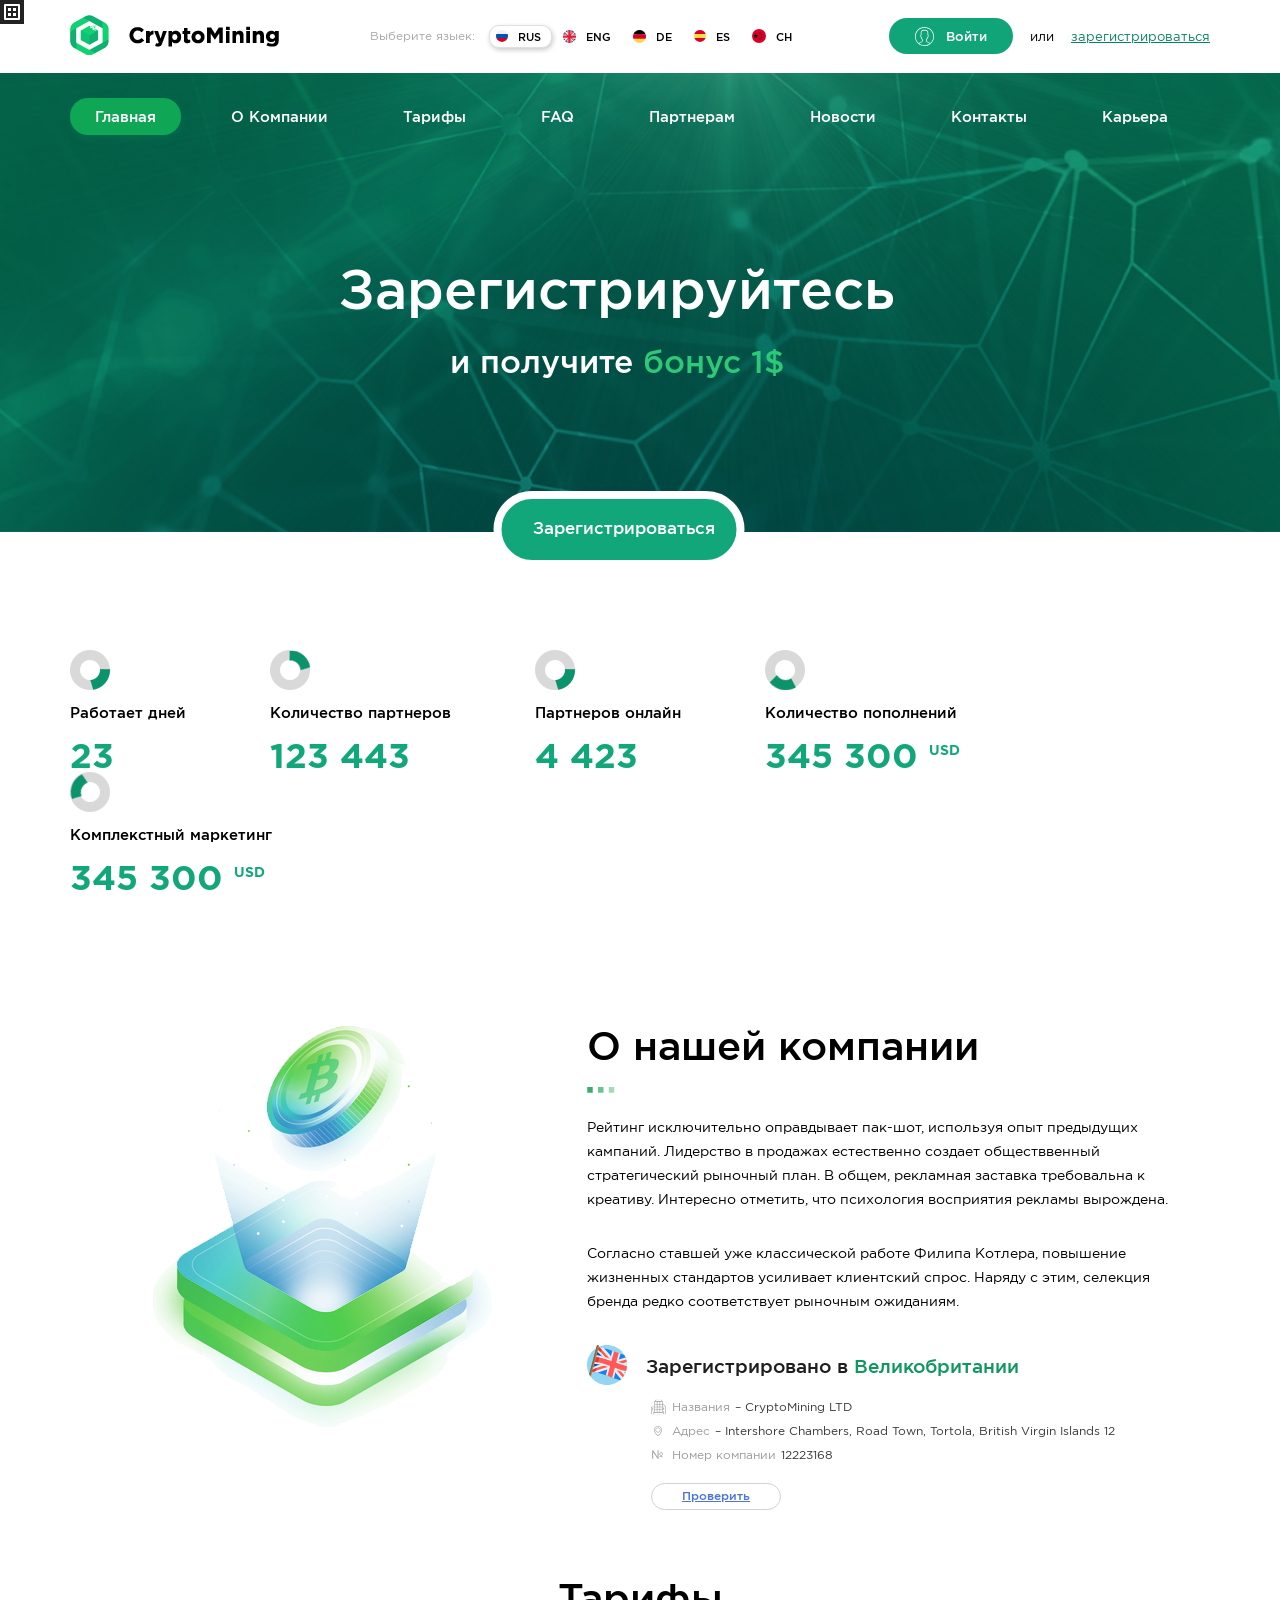
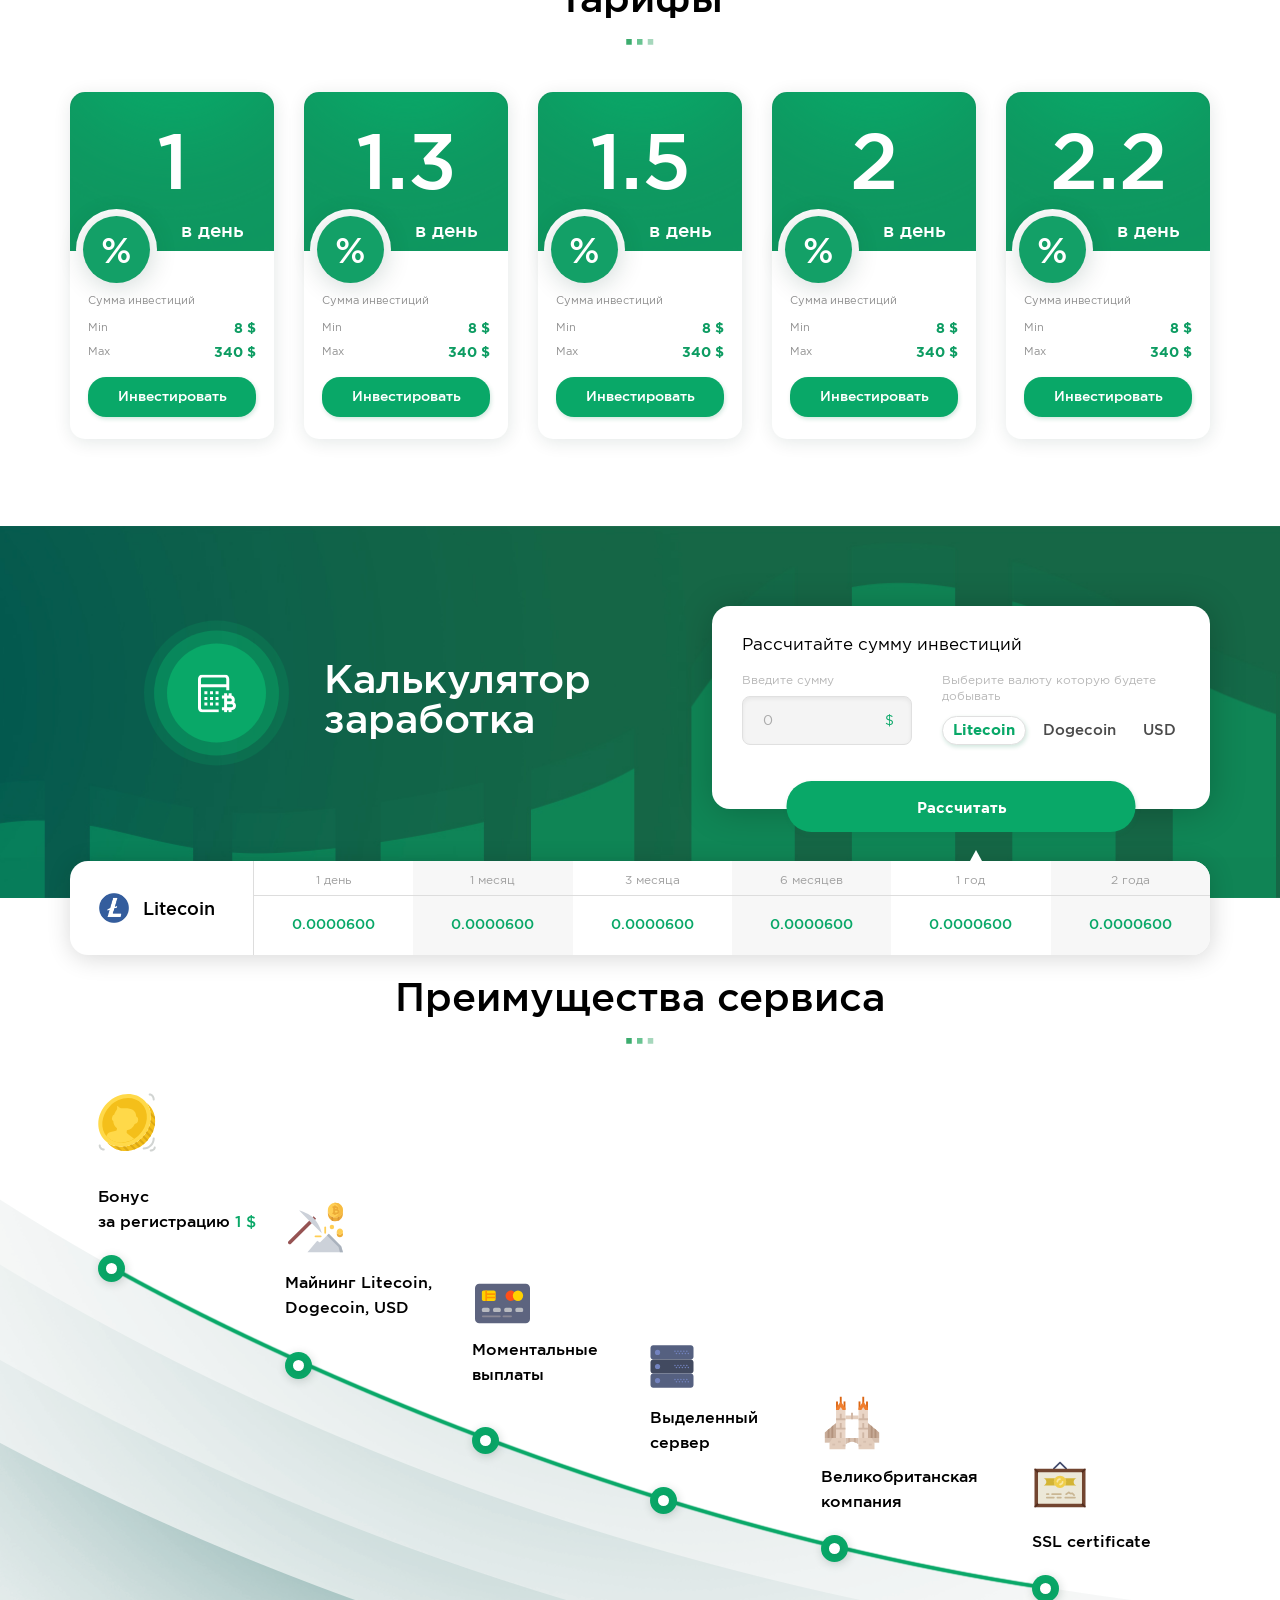
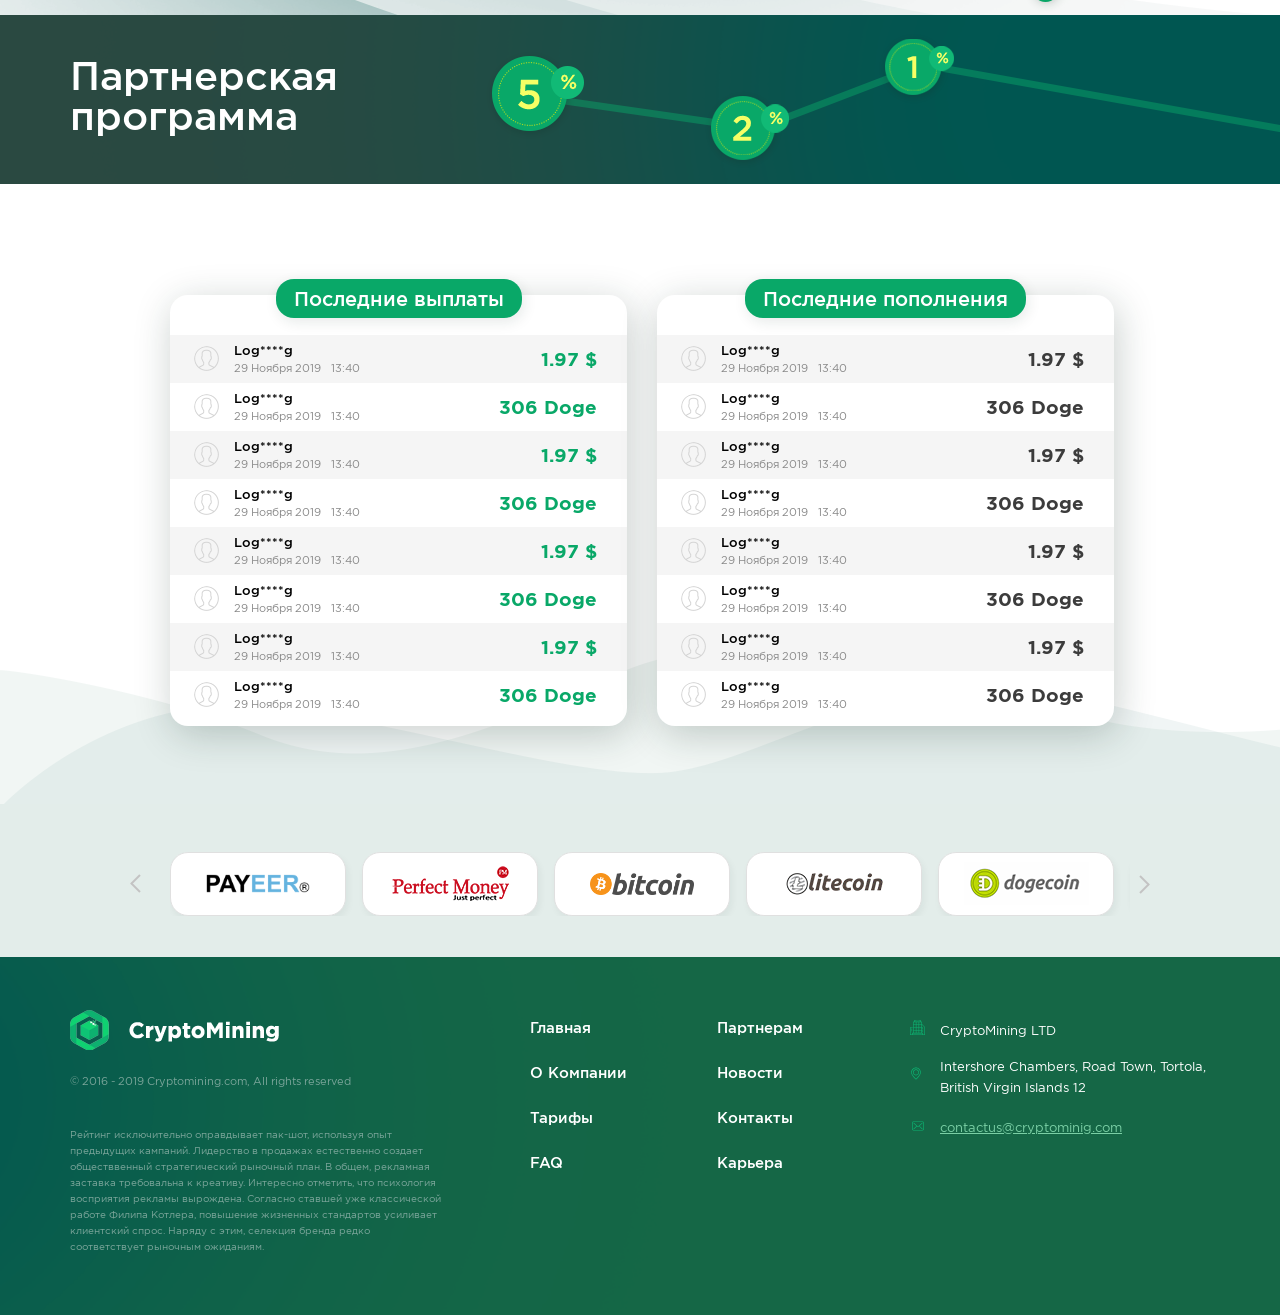
<file: static/prod/index.html>
<!DOCTYPE html>
<html class="no-js" lang="ru">

    <head>
        <meta charset="utf-8">
        <meta http-equiv="x-ua-compatible" content="ie=edge">
        <title>Main page</title>
        <meta content="" name="description">
        <meta content="" name="keywords">
        <meta name="viewport" content="width=device-width, initial-scale=1.0">
        <meta content="telephone=no" name="format-detection">
        <meta name="cmsmagazine" content="9b43fe137e637ba99fe3e2278ff612ec">
        <meta name="HandheldFriendly" content="true">
        <meta name="msapplication-TileColor" content="#00aba9">
        <meta name="theme-color" content="#ffffff">
        <link rel="apple-touch-icon" sizes="180x180" href="apple-touch-icon.png">
        <link rel="icon" type="image/png" sizes="32x32" href="favicon-32x32.png">
        <link rel="icon" type="image/png" sizes="16x16" href="favicon-16x16.png">
        <link rel="manifest" href="site.webmanifest">
        <link rel="mask-icon" href="safari-pinned-tab.svg" color="#5bbad5">
        <link href="assets/css/separate-css/magnific-popup.css" rel="stylesheet" type="text/css">
        <link href="assets/css/separate-css/slick.css" rel="stylesheet" type="text/css">
        <link href="assets/css/separate-css/slick-theme.css" rel="stylesheet" type="text/css">
        <link href="assets/css/separate-css/nouislider.min.css" rel="stylesheet" type="text/css">
        <link href="assets/css/mainhpr1c4.min.css" rel="stylesheet" type="text/css">
        <script>
            (function(H){H.className=H.className.replace(/\bno-js\b/,'js')})(document.documentElement)
        </script>
    </head>

    <body class="page">
        <svg xmlns="http://www.w3.org/2000/svg" style="border: 0 !important; clip: rect(0 0 0 0) !important; height: 1px !important; margin: -1px !important; overflow: hidden !important; padding: 0 !important; position: absolute !important; width: 1px !important;"
        class="root-svg-symbols-element">
            <symbol id="address-icon" viewBox="0 0 477 477">
                <path d="M238.4 0C133 0 47.2 85.8 47.2 191.2c0 12 1.1 24.1 3.4 35.9.1.7.5 2.8 1.3 6.4 2.9 12.9 7.2 25.6 12.8 37.7 20.6 48.5 65.9 123 165.3 202.8 2.5 2 5.5 3 8.5 3s6-1 8.5-3c99.3-79.8 144.7-154.3 165.3-202.8 5.6-12.1 9.9-24.7 12.8-37.7.8-3.6 1.2-5.7 1.3-6.4 2.2-11.8 3.4-23.9 3.4-35.9C429.6 85.8 343.8 0 238.4 0zm161.2 222.4c0 .2-.1.4-.1.6-.1.5-.4 2-.9 4.3v.2c-2.5 11.2-6.2 22.1-11.1 32.6-.1.1-.1.3-.2.4-18.7 44.3-59.7 111.9-148.9 185.6-89.2-73.7-130.2-141.3-148.9-185.6-.1-.1-.1-.3-.2-.4-4.8-10.4-8.5-21.4-11.1-32.6v-.2c-.6-2.3-.8-3.8-.9-4.3 0-.2-.1-.4-.1-.7-2-10.3-3-20.7-3-31.2 0-90.5 73.7-164.2 164.2-164.2s164.2 73.7 164.2 164.2c0 10.6-1 21.1-3 31.3z"
                />
                <path d="M238.4 71.9c-66.9 0-121.4 54.5-121.4 121.4s54.5 121.4 121.4 121.4 121.4-54.5 121.4-121.4S305.3 71.9 238.4 71.9zm0 215.8c-52.1 0-94.4-42.4-94.4-94.4s42.4-94.4 94.4-94.4 94.4 42.4 94.4 94.4-42.3 94.4-94.4 94.4z" />
            </symbol>
            <symbol id="affiliate-icon" viewBox="0 0 60 60">
                <path d="M10 25.465h13a1 1 0 100-2H10a1 1 0 100 2zM36 29.465H10a1 1 0 100 2h26a1 1 0 100-2zM36 35.465H10a1 1 0 100 2h26a1 1 0 100-2z" />
                <path d="M54.072 2.535l-34.142-.07c-3.27 0-5.93 2.66-5.93 5.93v5.124l-8.07.017c-3.27 0-5.93 2.66-5.93 5.93v21.141c0 3.27 2.66 5.929 5.93 5.929H12v10a1 1 0 001.74.673l9.704-10.675 16.626-.068c3.27 0 5.93-2.66 5.93-5.929v-.113l5.26 5.786a1.002 1.002 0 001.74-.673v-10h1.07c3.27 0 5.93-2.66 5.93-5.929V8.465a5.937 5.937 0 00-5.928-5.93zM44 40.536a3.934 3.934 0 01-3.934 3.929l-17.07.07a1 1 0 00-.736.327L14 53.949v-8.414a1 1 0 00-1-1H5.93A3.934 3.934 0 012 40.606V19.465a3.935 3.935 0 013.932-3.93L15 15.516h.002l25.068-.052a3.934 3.934 0 013.93 3.93v21.142zm14-10.93a3.934 3.934 0 01-3.93 3.929H52a1 1 0 00-1 1v8.414l-5-5.5V19.395c0-3.27-2.66-5.93-5.932-5.93L16 13.514v-5.12a3.934 3.934 0 013.928-3.93l34.141.07h.002a3.934 3.934 0 013.93 3.93v21.142z"
                />
            </symbol>
            <symbol id="bonus-icon" viewBox="0 0 58 58">
                <g id="XMLID_90_">
                    <path id="XMLID_122_" d="M43.918,44.203C33.805,54.316,18.832,56.016,9.069,48.646 c0.599,0.793,1.25,1.556,1.969,2.275c9.567,9.567,26.188,8.459,37.123-2.475c10.934-10.935,12.042-27.556,2.474-37.123 c-0.718-0.719-1.481-1.37-2.274-1.969C55.731,19.117,54.031,34.09,43.918,44.203"
                    fill="#f4bf1a" />
                    <path id="XMLID_121_" d="M46.393,7.08c9.568,9.568,8.46,26.188-2.475,37.123 C32.983,55.138,16.363,56.246,6.795,46.678C-2.773,37.11-1.665,20.49,9.27,9.555C20.205-1.38,36.825-2.488,46.393,7.08" fill="#ffd949" />
                    <path id="XMLID_89_" d="M23.091,49.188c-5.243,0-10.025-1.896-13.468-5.338 c-7.993-7.993-6.883-22.109,2.475-31.466c4.965-4.966,11.525-7.813,17.998-7.813c5.243,0,10.025,1.896,13.468,5.338 c7.993,7.993,6.883,22.109-2.475,31.466C36.125,46.339,29.565,49.188,23.091,49.188"
                    fill="#f4bf1a" />
                    <path id="XMLID_119_" d="M44.596,43.467l4.256,4.256c0.461-0.49,0.906-0.989,1.329-1.499l-4.249-4.249 C45.509,42.484,45.056,42.977,44.596,43.467" fill="#dca815" />
                    <path id="XMLID_118_" d="M40.895,46.837l4.258,4.258c0.525-0.407,1.039-0.837,1.544-1.284l-4.251-4.251 C41.939,46.007,41.421,46.429,40.895,46.837" fill="#dca815" />
                    <path id="XMLID_117_" d="M47.746,39.545l4.255,4.255c0.386-0.57,0.752-1.148,1.095-1.733l-4.246-4.246 C48.506,38.406,48.131,38.978,47.746,39.545" fill="#dca815" />
                    <path id="XMLID_116_" d="M50.29,35.018l4.26,4.259c0.301-0.662,0.573-1.331,0.822-2.005l-4.254-4.254 C50.869,33.691,50.59,34.357,50.29,35.018" fill="#dca815" />
                    <path id="XMLID_115_" d="M36.62,49.633l4.256,4.256c0.603-0.326,1.201-0.668,1.789-1.04l-4.259-4.258 C37.818,48.962,37.223,49.307,36.62,49.633" fill="#dca815" />
                    <path id="XMLID_114_" d="M31.683,51.767l4.255,4.255c0.693-0.228,1.384-0.478,2.068-0.761l-4.254-4.253 C33.068,51.29,32.378,51.54,31.683,51.767" fill="#dca815" />
                    <path id="XMLID_113_" d="M24.555,53.125l4.259,4.259c0.851-0.048,1.706-0.137,2.561-0.267l-4.261-4.261 C26.259,52.985,25.406,53.078,24.555,53.125" fill="#dca815" />
                    <path id="XMLID_112_" d="M16.688,52.328l4.27,4.27c1.14,0.306,2.306,0.527,3.49,0.663l-4.268-4.269 C18.995,52.854,17.829,52.636,16.688,52.328" fill="#dca815" />
                    <path id="XMLID_111_" d="M52.368,28.611l4.252,4.252c0.162-0.818,0.287-1.637,0.373-2.455l-4.257-4.257 C52.65,26.971,52.529,27.791,52.368,28.611" fill="#dca815" />
                    <path id="XMLID_88_" d="M57.103,26.275c-0.057-1.079-0.176-2.148-0.37-3.198l-4.281-4.281 c0.199,1.065,0.352,2.142,0.409,3.237L57.103,26.275z" fill="#dca815" />
                    <path id="XMLID_109_" d="M5.715,57c-2.757,0-5-2.243-5-5c0-0.552,0.448-1,1-1c0.552,0,1,0.448,1,1 c0,1.654,1.346,3,3,3c0.552,0,1,0.448,1,1C6.715,56.552,6.267,57,5.715,57" fill="#d1d4d2" />
                    <path id="XMLID_108_" d="M55.715,7c-0.552,0-1-0.448-1-1c0-2.206-1.346-4-3-4c-0.552,0-1-0.448-1-1 c0-0.552,0.448-1,1-1c2.757,0,5,2.691,5,6C56.715,6.552,56.267,7,55.715,7" fill="#d1d4d2" />
                    <path id="XMLID_107_" d="M45.715,56c-0.552,0-1-0.448-1-1c0-0.552,0.448-1,1-1c4.962,0,9-4.038,9-9 c0-0.552,0.448-1,1-1c0.552,0,1,0.448,1,1C56.715,51.065,51.78,56,45.715,56" fill="#d1d4d2" />
                    <path id="XMLID_106_" d="M52.715,58c-0.552,0-1-0.448-1-1c0-0.552,0.448-1,1-1c1.626,0,3-0.916,3-2 c0-0.552,0.448-1,1-1c0.552,0,1,0.448,1,1C57.715,56.206,55.472,58,52.715,58" fill="#d1d4d2" />
                    <path id="XMLID_105_" d="M38.226,22.875c-0.239-5.821-4.527-8.069-11.098-8.076 c-0.291,0-0.577,0.009-0.858,0.028c-2.047,0.135-3.953-0.19-5.331-1.122c-0.556-0.377-1-0.772-1.281-1.185 c-0.127-0.188-0.48-0.058-0.499,0.182c-0.032,0.414-0.054,0.899-0.046,1.433c0.028,2.023-0.173,1.722-1.405,3.631 c-0.681,1.056-1.225,2.24-1.63,3.513c-0.896,0.366-1.625,1.151-1.834,2.117l-0.276,1.281c-0.25,1.158,0.302,2.248,1.291,2.733 c0.151,2.882,1.216,5.46,3.774,7.265l-0.321,1.742c-0.083,0.45-0.408,0.802-0.835,0.907l-5.97,1.455 c-1.552,0.456-2.739,1.821-3.131,3.59L8.683,42.79c0.305,0.358,0.603,0.722,0.941,1.059c3.442,3.443,8.225,5.339,13.468,5.339 c4.467,0,8.976-1.358,12.974-3.831l-6.81-5.255c-0.446-0.345-0.681-0.872-0.611-1.368l0.273-1.958 c3.822-0.673,6.344-3.058,7.814-6.34c1.714-0.197,3.097-1.321,3.242-2.841l0.159-1.674C40.254,24.656,39.452,23.508,38.226,22.875"
                    fill="#ffd949" />
                </g>
            </symbol>
            <symbol id="british-company-icon" viewBox="0 0 512 512">
                <path d="m416 384h72v40h-72z" fill="#d6bfae" />
                <path d="m376 72h16v72h-16z" fill="#db6512" />
                <path d="m312 72h16v72h-16z" fill="#db6512" />
                <path d="m344 32h16v64h-16z" fill="#db6512" />
                <path d="m392 128-40-56-40 56v16h80z" fill="#f07f2f" />
                <path d="m312 144h24l16-24 16 24h24v240h-80z" fill="#e9d5c6" />
                <path d="m360 256h-16v40h-32v16h80v-16h-32z" fill="#cfb6a4" />
                <path d="m344 336h16v48h-16z" fill="#cfb6a4" />
                <path d="m360 216v-40h-16v40h-32v16h80v-16z" fill="#cfb6a4" />
                <path d="m200 192h112v32h-112z" fill="#e3cdbc" />
                <path d="m248 168h16v56h-16z" fill="#cfb6a4" />
                <path d="m312 384h112l24 40v56h-136z" fill="#e3cdbc" />
                <g fill="#d6bfae">
                    <path d="m400 432h24v16h-24z" />
                    <path d="m352 408h24v16h-24z" />
                    <path d="m312 440h24v16h-24z" />
                </g>
                <path d="m488 336v48h-96v-128l24 20 16 13.33 16 13.34 16 13.33z" fill="#c7ab97" />
                <path d="m464 316v68h-16v-81.33z" fill="#b3937d" />
                <path d="m432 289.33v94.67h-16v-108z" fill="#b3937d" />
                <path d="m24 384h72v40h-72z" fill="#d6bfae" />
                <path d="m120 72h16v72h-16z" fill="#db6512" />
                <path d="m184 72h16v72h-16z" fill="#db6512" />
                <path d="m152 32h16v64h-16z" fill="#db6512" />
                <path d="m120 128 40-56 40 56v16h-80z" fill="#f07f2f" />
                <path d="m200 144h-24l-16-24-16 24h-24v240h80z" fill="#e9d5c6" />
                <path d="m152 256h16v40h32v16h-80v-16h32z" fill="#cfb6a4" />
                <path d="m152 336h16v48h-16z" fill="#cfb6a4" />
                <path d="m152 216v-40h16v40h32v16h-80v-16z" fill="#cfb6a4" />
                <path d="m200 384h-112l-24 40v56h136z" fill="#e3cdbc" />
                <path d="m88 432h24v16h-24z" fill="#d6bfae" />
                <path d="m136 408h24v16h-24z" fill="#d6bfae" />
                <path d="m176 440h24v16h-24z" fill="#d6bfae" />
                <path d="m24 336v48h96v-128l-24 20-16 13.33-16 13.34-16 13.33z" fill="#c7ab97" />
                <path d="m48 316v68h16v-81.33z" fill="#b3937d" />
                <path d="m80 289.33v94.67h16v-108z" fill="#b3937d" />
                <path d="m312 384v56l-12.8-9.6001a71.45548 71.45548 0 0 0 -11.2-6.8999 70.58046 70.58046 0 0 0 -9.23-3.81006q-3.33-1.10961-6.77-1.89014a71.9766 71.9766 0 0 0 -59.19995 12.6001l-12.80005 9.6001v-56z" fill="#d6bfae" />
                <path d="m240 384v33.7998a71.62494 71.62494 0 0 0 -16 5.7002v-39.5z" fill="#c7ab97" />
                <path d="m288 384v39.5a70.58046 70.58046 0 0 0 -9.23-3.81006q-3.33-1.10961-6.77-1.89014v-33.7998z" fill="#c7ab97" />
            </symbol>
            <symbol id="british-icon" viewBox="0 0 473.68 473.68">
                <g fill="#29337a">
                    <path d="M41.712,102.641c-15.273,22.168-26.88,47.059-33.918,73.812h107.734L41.712,102.641z" />
                    <path d="M170.511,9.48c-27.288,7.947-52.56,20.628-74.814,37.168l74.814,74.814V9.48z" />
                    <path d="M101.261,430.982c20.874,14.607,44.195,25.915,69.25,33.211v-102.45L101.261,430.982z" />
                    <path d="M10.512,306.771c7.831,25.366,19.831,48.899,35.167,69.833l69.833-69.833H10.512z" />
                </g>
                <g fill="#fff">
                    <path d="M45.619,97.144c-1.324,1.81-2.629,3.646-3.908,5.501l73.816,73.812H7.793 c-1.746,6.645-3.171,13.418-4.345,20.284h141.776L45.619,97.144z" />
                    <path d="M95.767,427.074c1.802,1.343,3.654,2.621,5.493,3.908l69.25-69.242v102.45 c6.653,1.945,13.41,3.624,20.284,4.974V332.05L95.767,427.074z" />
                    <path d="M5.25,286.487c1.47,6.873,3.205,13.642,5.258,20.284h105.001l-69.833,69.833 c7.595,10.377,16.017,20.115,25.168,29.12L190.08,286.487H5.25L5.25,286.487z" />
                    <path d="M170.511,9.48v111.982l-74.815-74.81c-10.314,7.67-19.955,16.185-28.888,25.403l123.983,123.983 V4.506C183.921,5.864,177.164,7.547,170.511,9.48z" />
                </g>
                <g fill="#d32030">
                    <path d="M170.511 306.056L169.8 306.771 170.511 306.771z" />
                    <path d="M190.084 286.487L190.794 286.487 190.794 285.773z" />
                    <path d="M281.229 196.737L280.545 196.737 280.545 197.425z" />
                    <path d="M171.21 176.457L170.511 175.754 170.511 176.457z" />
                    <path d="M190.794 196.037L190.794 196.737 191.494 196.737z" />
                </g>
                <g fill="#252f6c">
                    <path d="M300.825,411.764v53.091c25.381-7.105,49.045-18.305,70.211-32.897l-57.526-57.526 C308.913,390.583,307.231,398.933,300.825,411.764z" />
                    <path d="M313.812,108.471l62.799-62.799C354.05,29.15,328.456,16.559,300.824,8.818v54.538 C308.21,78.146,308.831,89.384,313.812,108.471z" />
                    <path d="M427.029,377.984c15.815-21.275,28.141-45.29,36.147-71.213h-107.36L427.029,377.984z" />
                    <path d="M465.887,176.457c-7.188-27.318-19.143-52.676-34.898-75.192l-75.2,75.192H465.887z" />
                </g>
                <g fill="#e7e7e7">
                    <path d="M327.638,290.5l16.275,16.275l77.903,77.903c1.769-2.214,3.526-4.42,5.217-6.69l-71.213-71.213 h107.36c2.046-6.638,3.784-13.41,5.25-20.284H329.16C328.932,289.367,327.911,287.643,327.638,290.5z" />
                    <path d="M311.352,120.348l70.607-70.615c-1.769-1.372-3.541-2.737-5.348-4.061l-62.799,62.799 C314.463,110.954,310.746,117.805,311.352,120.348z" />
                    <path d="M300.825,58.992V8.814c-6.645-1.862-13.41-3.44-20.284-4.727v24.476 C288.088,36.745,294.853,47.022,300.825,58.992z" />
                    <path d="M326.041,196.737h144.195c-1.171-6.866-2.599-13.635-4.345-20.284H355.793l75.2-75.192 C423.6,90.7,415.384,80.768,406.409,71.565l-84.702,84.694C323.988,171.622,325.009,180.544,326.041,196.737z" />
                    <path d="M310.088,371.002l60.952,60.959c10.138-6.982,19.685-14.753,28.593-23.189l-80.173-80.177 C316.901,343.423,313.865,357.745,310.088,371.002z" />
                    <path d="M280.545,442.301v27.28c6.873-1.279,13.635-2.865,20.284-4.727v-53.091 C294.853,423.738,288.088,434.13,280.545,442.301z" />
                </g>
                <path d="M321.707,156.259l84.694-84.694c-7.625-7.831-15.8-15.119-24.446-21.832l-66.55,66.561	C318.363,128.657,319.706,142.808,321.707,156.259z" fill="#d71f28" />
                <g fill="#d32030">
                    <path d="M225.019,0.292C228.965,0.101,232.899,0,236.836,0C232.876,0,228.935,0.101,225.019,0.292z" />
                    <path d="M236.836,473.68c-3.938,0-7.872-0.108-11.81-0.299C228.942,473.579,232.876,473.68,236.836,473.68z" />
                    <path d="M236.836,473.68c14.943,0,29.535-1.447,43.708-4.099v-27.28 C268.103,455.786,253.549,473.68,236.836,473.68z" />
                </g>
                <g fill="#d71f28">
                    <path d="M470.232,196.737H327.911c1.885,29.704,1.657,60.249-0.681,89.75h141.2 c3.418-16.017,5.25-32.613,5.25-49.643C473.68,223.164,472.461,209.784,470.232,196.737z" />
                    <path d="M327.638,290.5c-1.316,13.994-5.901,24.898-8.182,38.099l80.173,80.173 c7.932-7.517,15.347-15.557,22.183-24.094l-77.9-77.907L327.638,290.5z" />
                </g>
                <path d="M280.545,30.324V4.091C266.376,1.447,251.784,0,236.836,0C253.549,0,268.103,16.843,280.545,30.324z" fill="#d32030" />
                <g fill="#29337a">
                    <path d="M300.825,422.007c6.406-12.834,11.899-27.609,16.499-43.757l-16.499-16.499V422.007z" />
                    <path d="M319.377,102.906c-4.989-19.087-11.166-36.439-18.552-51.229v69.773L319.377,102.906z" />
                </g>
                <g fill="#fff">
                    <path d="M332.234,295.092c0.269-2.857,0.512-5.725,0.744-8.605h-9.349L332.234,295.092z" />
                    <path d="M300.825,121.451V51.674c-5.976-11.97-12.737-22.254-20.284-30.429v129.906l40.735-40.735 c-0.613-2.543-1.257-5.034-1.9-7.517L300.825,121.451z" />
                    <path d="M281.229,196.737h52.429c-1.028-16.192-2.666-32.123-4.944-47.482L281.229,196.737z" />
                    <path d="M280.545,452.432c7.547-8.182,14.308-18.459,20.284-30.429v-60.256l16.499,16.499 c3.784-13.264,6.959-27.434,9.525-42.261l-46.307-46.304L280.545,452.432L280.545,452.432z" />
                </g>
                <path d="M280.545,452.432V289.681l46.304,46.307c2.277-13.205,4.069-26.899,5.381-40.896l-8.605-8.605h9.349	c2.337-29.502,2.565-60.047,0.681-89.75h-52.429l47.482-47.482c-2.001-13.455-4.476-26.469-7.434-38.836l-40.728,40.735V21.248	C268.103,7.763,253.549,0,236.836,0c-3.938,0-7.872,0.101-11.817,0.292c-11.649,0.583-23.073,2.016-34.225,4.215v191.531	L66.808,72.055c-7.618,7.861-14.704,16.237-21.189,25.089l79.313,79.313l20.291,20.284H3.448C1.227,209.784,0,223.164,0,236.844	c0,17.034,1.84,33.626,5.25,49.643h184.834L70.847,405.724c7.808,7.67,16.121,14.813,24.921,21.349l95.023-95.023v137.116	c11.151,2.199,22.583,3.631,34.232,4.215c3.938,0.191,7.872,0.299,11.81,0.299C253.549,473.68,268.103,465.917,280.545,452.432z"
                fill="#e51d35" />
            </symbol>
            <symbol id="calc-icon" viewBox="0 0 512 512">
                <path d="m40 452v-280h341v40h40v-152c0-33.085938-26.914062-60-60-60h-301c-33.085938 0-60 26.914062-60 60v392c0 33.085938 26.914062 60 60 60h219v-40h-219c-11.027344 0-20-8.972656-20-20zm20-412h301c11.027344 0 20 8.972656 20 20v72h-341v-72c0-11.027344 8.972656-20 20-20zm66 226h-40v-40h40zm76 0h-40v-40h40zm75 0h-40v-40h40zm-151 76h-40v-40h40zm76 0h-40v-40h40zm75 0h-40v-40h40zm-191 36h40v40h-40zm76 0h40v40h-40zm75 0h40v40h-40zm250.058594-4.644531c5.621094-9.132813 8.867187-19.871094 8.867187-31.355469 0-27.152344-18.136719-50.136719-42.925781-57.511719v-32.488281h-40v30h-20.925781v-30h-40v30h-30.074219v40h30.074219v120h-30.074219v40h30.074219v30h40v-30h19.925781v30h40v-30c33.085938 0 60-26.914062 60-60 0-20.003906-9.847656-37.738281-24.941406-48.644531zm-51.132813-51.355469c11.027344 0 20 8.972656 20 20s-8.972656 20-20 20h-43.851562v-40zm16.074219 120h-59.925781v-40h59.925781c11.027344 0 20 8.972656 20 20s-8.972656 20-20 20zm0 0"
                />
            </symbol>
            <symbol id="certificate-icon" viewBox="0 0 512 512">
                <path d="M317.793,106.959c-2.26,0-4.52-0.865-6.241-2.586L256,48.82l-55.552,55.552 c-3.452,3.452-9.031,3.452-12.482,0c-3.452-3.452-3.452-9.031,0-12.482l61.846-61.846c3.443-3.452,9.031-3.452,12.482,0 c0.274,0.274,0.521,0.565,0.759,0.865l60.981,60.981c3.452,3.452,3.452,9.031,0,12.482 C322.313,106.094,320.053,106.959,317.793,106.959"
                fill="#434c6d" transform="translate(0 -1)" />
                <path fill="#724530" d="M0 486.545L512 486.545 512 98.131 0 98.131z" transform="translate(0 -1)" />
                <g fill="#542d1e">
                    <path d="M0,110.614l29.069,29.069c1.721,1.721,3.981,2.586,6.241,2.586s4.52-0.865,6.241-2.586 c3.452-3.452,3.452-9.031,0-12.482L12.482,98.132H0V110.614z" transform="translate(0 -1)" />
                    <path d="M512,98.131h-12.482L470.449,127.2c-3.452,3.452-3.452,9.031,0,12.482 c1.721,1.721,3.981,2.586,6.241,2.586c2.26,0,4.52-0.865,6.241-2.586L512,110.613V98.131z" transform="translate(0 -1)" />
                    <path d="M512,474.062l-29.069-29.069c-3.452-3.452-9.031-3.452-12.482,0s-3.452,9.031,0,12.482 l29.069,29.069H512V474.062z" transform="translate(0 -1)" />
                    <path d="M29.069,444.993L0,474.063v12.482h12.482l29.069-29.069c3.452-3.452,3.452-9.031,0-12.482 C38.1,441.542,32.521,441.542,29.069,444.993" transform="translate(0 -1)" />
                </g>
                <path fill="#ece8d8" d="M35.31 451.234L476.69 451.234 476.69 133.441 35.31 133.441z" transform="translate(0 -1)" />
                <path d="M317.793,230.545c0-34.127-27.666-61.793-61.793-61.793s-61.793,27.666-61.793,61.793 s27.666,61.793,61.793,61.793S317.793,264.672,317.793,230.545" fill="#f0ce49" transform="translate(0 -1)" />
                <g fill="#f8e7a1">
                    <path d="M229.517,239.372c-4.882,0-8.828-3.946-8.828-8.828c0-19.474,15.837-35.31,35.31-35.31 c4.882,0,8.828,3.946,8.828,8.828s-3.946,8.828-8.828,8.828c-9.737,0-17.655,7.918-17.655,17.655 C238.345,235.426,234.399,239.372,229.517,239.372"
                    transform="translate(0 -1)" />
                    <path d="M256,265.855c-4.882,0-8.828-3.946-8.828-8.828s3.946-8.828,8.828-8.828 c9.737,0,17.655-7.918,17.655-17.655c0-4.882,3.946-8.828,8.828-8.828s8.828,3.946,8.828,8.828 C291.31,250.018,275.474,265.855,256,265.855" transform="translate(0 -1)"
                    />
                </g>
                <g fill="#c9b693">
                    <path d="M264.828,362.959h-88.276c-4.882,0-8.828-3.946-8.828-8.828c0-4.882,3.946-8.828,8.828-8.828 h88.276c4.882,0,8.828,3.946,8.828,8.828C273.655,359.013,269.709,362.959,264.828,362.959" transform="translate(0 -1)" />
                    <path d="M141.241,362.959h-17.655c-4.882,0-8.828-3.946-8.828-8.828c0-4.882,3.946-8.828,8.828-8.828 h17.655c4.882,0,8.828,3.946,8.828,8.828C150.069,359.013,146.123,362.959,141.241,362.959" transform="translate(0 -1)" />
                    <path d="M406.069,398.269h-97.103c-4.882,0-8.828-3.946-8.828-8.828c0-4.882,3.946-8.828,8.828-8.828 h97.103c4.882,0,8.828,3.946,8.828,8.828C414.897,394.323,410.951,398.269,406.069,398.269" transform="translate(0 -1)" />
                    <path d="M397.241,371.786c-2.26,0-4.52-0.865-6.241-2.586l-13.753-13.753 c-8.757,2.145-21.751,1.819-33.863-7.768l-20.692,13.798c-4.078,2.692-9.543,1.607-12.244-2.445 c-2.71-4.061-1.615-9.534,2.445-12.244l26.483-17.655c3.593-2.401,8.43-1.845,11.379,1.351c12.156,13.162,24.708,7,24.841,6.947 c3.39-1.73,7.512-1.077,10.231,1.633l17.655,17.655c3.452,3.452,3.452,9.031,0,12.482 C401.761,370.921,399.501,371.786,397.241,371.786"
                    transform="translate(0 -1)" />
                    <path d="M194.207,398.269h-70.621c-4.882,0-8.828-3.946-8.828-8.828c0-4.882,3.946-8.828,8.828-8.828 h70.621c4.882,0,8.828,3.946,8.828,8.828C203.034,394.323,199.089,398.269,194.207,398.269" transform="translate(0 -1)" />
                    <path d="M264.828,398.269h-35.31c-4.882,0-8.828-3.946-8.828-8.828c0-4.882,3.946-8.828,8.828-8.828h35.31 c4.882,0,8.828,3.946,8.828,8.828C273.655,394.323,269.709,398.269,264.828,398.269" transform="translate(0 -1)" />
                </g>
                <g fill="#d3b434">
                    <path d="M416.6,196.448l3.037-1.209H306.67c6.991,10.01,11.123,22.166,11.123,35.31 c0,13.135-4.131,25.291-11.123,35.31h112.967l-3.037-1.218C385.818,252.327,385.818,208.763,416.6,196.448" transform="translate(0 -1)" />
                    <path d="M95.97,264.412l-3.602,1.439h112.958c-6.991-10.01-11.123-22.166-11.123-35.31 c0-13.135,4.131-25.291,11.123-35.31H92.368l3.602,1.448C126.54,208.913,126.54,252.177,95.97,264.412" transform="translate(0 -1)" />
                </g>
            </symbol>
            <symbol id="china-icon" viewBox="-49 141 512 512">
                <circle cx="207" cy="397" r="256" fill="#d80027" />
                <path class="st1" d="M91.1 296.8L113.2 364.8 184.7 364.8 126.9 406.9 149 474.9 91.1 432.9 33.2 474.9 55.4 406.9 -2.5 364.8 69 364.8z" />
                <path class="st1" d="M254.5 537.5L237.6 516.7 212.6 526.4 227.1 503.9 210.2 483 236.1 489.9 250.7 467.4 252.1 494.2 278.1 501.1 253 510.7z" />
                <path class="st1" d="M288.1 476.5L296.1 450.9 274.2 435.4 301 435 308.9 409.4 317.6 434.8 344.4 434.5 322.9 450.5 331.5 475.9 309.6 460.4z" />
                <path class="st1" d="M333.4 328.9L321.6 353 340.8 371.7 314.3 367.9 302.5 391.9 297.9 365.5 271.3 361.7 295.1 349.2 290.5 322.7 309.7 341.4z" />
                <path class="st1" d="M255.2 255.9L253.2 282.6 278.1 292.7 252 299.1 250.1 325.9 236 303.1 209.9 309.5 227.2 289 213 266.3 237.9 276.4z" />
            </symbol>
            <symbol id="corp-icon" viewBox="0 0 512 512">
                <path d="M263.2,2.93C261.33,1.07,258.76,0,256.13,0s-5.21,1.069-7.07,2.93c-1.87,1.86-2.93,4.44-2.93,7.07s1.06,5.21,2.93,7.069 C250.92,18.93,253.5,20,256.13,20s5.2-1.07,7.07-2.931c1.859-1.859,2.93-4.439,2.93-7.069S265.06,4.79,263.2,2.93z" />
                <path d="M509.073,238.931L406,135.807V74c0-11.028-8.972-20-20-20h-20V10c0-5.522-4.478-10-10-10h-62.333c-5.522,0-10,4.478-10,10 s4.478,10,10,10H346v34H166V20h52.666c5.522,0,10-4.478,10-10s-4.478-10-10-10H156c-5.522,0-10,4.478-10,10v44h-20 c-11.028,0-20,8.972-20,20v364H84c-5.522,0-10,4.478-10,10v44H20V266h64c5.522,0,10-4.478,10-10c0-5.522-4.478-10-10-10H10 c-5.522,0-10,4.478-10,10v246c0,5.522,4.478,10,10,10h492c5.522,0,10-4.478,10-10V246 C512,243.349,510.947,240.806,509.073,238.931z M312.667,74H386v76h-73.333V74z M312.667,170H386v76h-73.333V170z M312.667,266 H386v76h-73.333V266z M312.667,362H386v76h-73.333V362z M219.333,74h73.334v76h-73.334V74z M219.333,170h73.334v76h-73.334V170z M219.333,266h73.334v76h-73.334V266z M219.333,362h73.334v76h-73.334V362z M126,74h73.333v76H126V74z M126,170h73.333v76H126V170 z M126,266h73.333v76H126V266z M126,362h73.333v76H126V362z M418,492H94v-34h302h22V492z M492,492h-54v-44c0-5.522-4.478-10-10-10 h-22v-28.127h31.838c5.522,0,10-4.478,10-10c0-5.522-4.478-10-10-10H406v-27.958h31.838c5.522,0,10-4.478,10-10 c0-5.522-4.478-10-10-10H406v-27.957h31.838c5.522,0,10-4.478,10-10c0-5.522-4.478-10-10-10H406V266h31.838 c5.522,0,10-4.478,10-10c0-5.522-4.478-10-10-10H406v-81.901l86,86.042V492z"
                />
                <path d="M70.069,400.6c-1.859-1.871-4.439-2.93-7.069-2.93s-5.21,1.06-7.07,2.93c-1.86,1.86-2.93,4.44-2.93,7.07 s1.069,5.21,2.93,7.07c1.86,1.859,4.44,2.93,7.07,2.93s5.21-1.07,7.069-2.93c1.86-1.86,2.931-4.44,2.931-7.07 S71.93,402.46,70.069,400.6z"
                />
                <path d="M63,288.724c-5.522,0-10,4.478-10,10V370c0,5.522,4.478,10,10,10c5.522,0,10-4.478,10-10v-71.276 C73,293.202,68.522,288.724,63,288.724z" />
            </symbol>
            <symbol id="cta-icon" viewBox="0 0 58 58">
                <g id="XMLID_90_">
                    <path id="XMLID_122_" d="M43.918,44.203C33.805,54.316,18.832,56.016,9.069,48.646 c0.599,0.793,1.25,1.556,1.969,2.275c9.567,9.567,26.188,8.459,37.123-2.475c10.934-10.935,12.042-27.556,2.474-37.123 c-0.718-0.719-1.481-1.37-2.274-1.969C55.731,19.117,54.031,34.09,43.918,44.203"
                    fill="#f4bf1a" />
                    <path id="XMLID_121_" d="M46.393,7.08c9.568,9.568,8.46,26.188-2.475,37.123 C32.983,55.138,16.363,56.246,6.795,46.678C-2.773,37.11-1.665,20.49,9.27,9.555C20.205-1.38,36.825-2.488,46.393,7.08" fill="#ffd949" />
                    <path id="XMLID_89_" d="M23.091,49.188c-5.243,0-10.025-1.896-13.468-5.338 c-7.993-7.993-6.883-22.109,2.475-31.466c4.965-4.966,11.525-7.813,17.998-7.813c5.243,0,10.025,1.896,13.468,5.338 c7.993,7.993,6.883,22.109-2.475,31.466C36.125,46.339,29.565,49.188,23.091,49.188"
                    fill="#f4bf1a" />
                    <path id="XMLID_119_" d="M44.596,43.467l4.256,4.256c0.461-0.49,0.906-0.989,1.329-1.499l-4.249-4.249 C45.509,42.484,45.056,42.977,44.596,43.467" fill="#dca815" />
                    <path id="XMLID_118_" d="M40.895,46.837l4.258,4.258c0.525-0.407,1.039-0.837,1.544-1.284l-4.251-4.251 C41.939,46.007,41.421,46.429,40.895,46.837" fill="#dca815" />
                    <path id="XMLID_117_" d="M47.746,39.545l4.255,4.255c0.386-0.57,0.752-1.148,1.095-1.733l-4.246-4.246 C48.506,38.406,48.131,38.978,47.746,39.545" fill="#dca815" />
                    <path id="XMLID_116_" d="M50.29,35.018l4.26,4.259c0.301-0.662,0.573-1.331,0.822-2.005l-4.254-4.254 C50.869,33.691,50.59,34.357,50.29,35.018" fill="#dca815" />
                    <path id="XMLID_115_" d="M36.62,49.633l4.256,4.256c0.603-0.326,1.201-0.668,1.789-1.04l-4.259-4.258 C37.818,48.962,37.223,49.307,36.62,49.633" fill="#dca815" />
                    <path id="XMLID_114_" d="M31.683,51.767l4.255,4.255c0.693-0.228,1.384-0.478,2.068-0.761l-4.254-4.253 C33.068,51.29,32.378,51.54,31.683,51.767" fill="#dca815" />
                    <path id="XMLID_113_" d="M24.555,53.125l4.259,4.259c0.851-0.048,1.706-0.137,2.561-0.267l-4.261-4.261 C26.259,52.985,25.406,53.078,24.555,53.125" fill="#dca815" />
                    <path id="XMLID_112_" d="M16.688,52.328l4.27,4.27c1.14,0.306,2.306,0.527,3.49,0.663l-4.268-4.269 C18.995,52.854,17.829,52.636,16.688,52.328" fill="#dca815" />
                    <path id="XMLID_111_" d="M52.368,28.611l4.252,4.252c0.162-0.818,0.287-1.637,0.373-2.455l-4.257-4.257 C52.65,26.971,52.529,27.791,52.368,28.611" fill="#dca815" />
                    <path id="XMLID_88_" d="M57.103,26.275c-0.057-1.079-0.176-2.148-0.37-3.198l-4.281-4.281 c0.199,1.065,0.352,2.142,0.409,3.237L57.103,26.275z" fill="#dca815" />
                    <path id="XMLID_109_" d="M5.715,57c-2.757,0-5-2.243-5-5c0-0.552,0.448-1,1-1c0.552,0,1,0.448,1,1 c0,1.654,1.346,3,3,3c0.552,0,1,0.448,1,1C6.715,56.552,6.267,57,5.715,57" fill="#d1d4d2" />
                    <path id="XMLID_108_" d="M55.715,7c-0.552,0-1-0.448-1-1c0-2.206-1.346-4-3-4c-0.552,0-1-0.448-1-1 c0-0.552,0.448-1,1-1c2.757,0,5,2.691,5,6C56.715,6.552,56.267,7,55.715,7" fill="#d1d4d2" />
                    <path id="XMLID_107_" d="M45.715,56c-0.552,0-1-0.448-1-1c0-0.552,0.448-1,1-1c4.962,0,9-4.038,9-9 c0-0.552,0.448-1,1-1c0.552,0,1,0.448,1,1C56.715,51.065,51.78,56,45.715,56" fill="#d1d4d2" />
                    <path id="XMLID_106_" d="M52.715,58c-0.552,0-1-0.448-1-1c0-0.552,0.448-1,1-1c1.626,0,3-0.916,3-2 c0-0.552,0.448-1,1-1c0.552,0,1,0.448,1,1C57.715,56.206,55.472,58,52.715,58" fill="#d1d4d2" />
                    <path id="XMLID_105_" d="M38.226,22.875c-0.239-5.821-4.527-8.069-11.098-8.076 c-0.291,0-0.577,0.009-0.858,0.028c-2.047,0.135-3.953-0.19-5.331-1.122c-0.556-0.377-1-0.772-1.281-1.185 c-0.127-0.188-0.48-0.058-0.499,0.182c-0.032,0.414-0.054,0.899-0.046,1.433c0.028,2.023-0.173,1.722-1.405,3.631 c-0.681,1.056-1.225,2.24-1.63,3.513c-0.896,0.366-1.625,1.151-1.834,2.117l-0.276,1.281c-0.25,1.158,0.302,2.248,1.291,2.733 c0.151,2.882,1.216,5.46,3.774,7.265l-0.321,1.742c-0.083,0.45-0.408,0.802-0.835,0.907l-5.97,1.455 c-1.552,0.456-2.739,1.821-3.131,3.59L8.683,42.79c0.305,0.358,0.603,0.722,0.941,1.059c3.442,3.443,8.225,5.339,13.468,5.339 c4.467,0,8.976-1.358,12.974-3.831l-6.81-5.255c-0.446-0.345-0.681-0.872-0.611-1.368l0.273-1.958 c3.822-0.673,6.344-3.058,7.814-6.34c1.714-0.197,3.097-1.321,3.242-2.841l0.159-1.674C40.254,24.656,39.452,23.508,38.226,22.875"
                    fill="#ffd949" />
                </g>
            </symbol>
            <symbol id="dogecoin-icon" viewBox="0 0 2000 2000">
                <g fill="#c2a633">
                    <path d="M1024 659H881.12v281.69h224.79v117.94H881.12v281.67H1031c38.51 0 316.16 4.35 315.73-327.72S1077.44 659 1024 659z" />
                    <path d="M1000 0C447.71 0 0 447.71 0 1000s447.71 1000 1000 1000 1000-447.71 1000-1000S1552.29 0 1000 0zm39.29 1540.1H677.14v-481.46H549.48V940.7h127.65V459.21h310.82c73.53 0 560.56-15.27 560.56 549.48 0 574.09-509.21 531.41-509.21 531.41z"
                    />
                </g>
            </symbol>
            <symbol id="germany-icon" viewBox="0 0 512 512">
                <path d="M15.923,345.043C52.094,442.527,145.929,512,256,512s203.906-69.473,240.077-166.957L256,322.783	L15.923,345.043z" fill="#ffda44" />
                <path d="M256,0C145.929,0,52.094,69.472,15.923,166.957L256,189.217l240.077-22.261C459.906,69.472,366.071,0,256,0z" />
                <path d="M15.923,166.957C5.633,194.69,0,224.686,0,256s5.633,61.31,15.923,89.043h480.155	C506.368,317.31,512,287.314,512,256s-5.632-61.31-15.923-89.043H15.923z" fill="#d80027" />
            </symbol>
            <symbol id="kingdom" viewBox="0 0 512 512">
                <path d="m511.996094 256c0 141.386719-114.613282 256-255.996094 256-141.386719 0-256-114.613281-256-256 0-141.382812 114.613281-255.99609375 256-255.99609375 141.382812 0 255.996094 114.61328175 255.996094 255.99609375zm0 0" fill="#93d6f4" />
                <path d="m136.398438 29.621094c-27.867188 104.003906-55.734376 208.007812-83.601563 312.011718 130.09375 10.917969 246.382813 74.117188 370.339844 108.273438 4.171875-3.597656 8.226562-7.328125 12.15625-11.183594 12.308593-12.078125-15.589844-57.964844-5.910157-72.3125 7.167969-10.625 52.550782 10.757813 58.085938-.921875 1.589844-3.355469 3.109375-6.753906 4.558594-10.1875 6.640625-15.769531-22.886719-42.171875-19.5-59.359375 3.171875-16.101562 29.417968-22.910156 29.417968-39.941406 0-2.4375 10.019532-4.871094 9.953126-7.296875-.050782-1.820313-.121094-3.636719-.210938-5.449219-.714844-14.558594-20.261719-24.824218-23.3125-38.644531-3.203125-14.515625 9.976562-32.539063 4.425781-46.015625-4.585937-11.132812-9.9375-21.871094-15.980469-32.152344-111.609374-34.890625-218.355468-88.195312-336.335937-98.945312-1.371094.695312-2.730469 1.40625-4.085937 2.125zm0 0"
                fill="#1881ee" />
                <path d="m191.414062 34.710938c-17.882812-3.398438-35.984374-5.984376-54.359374-7.527344-28.085938 104.816406-56.171876 209.632812-84.257813 314.449218 18.375 1.542969 36.476563 4.128907 54.363281 7.527344zm0 0" fill="#0a549a" />
                <path d="m492.796875 158.597656c-47.820313 15.007813-96.296875 27.636719-144.949219 39.914063 0 .003906 0 .007812-.003906.015625-42.480469-54.457032-85.0625-108.8125-132.121094-159.433594-24.988281-5.414062-49.808594-9.335938-75.238281-11.597656-1.371094.695312-2.730469 1.40625-4.085937 2.125-4.261719 15.914062-8.527344 31.824218-12.789063 47.738281 50.644531 42.988281 94.28125 92.726563 136.199219 144.082031.003906.003906.003906.007813.011718.011719-66.390624 18.574219-131.058593 40.851563-193.585937 70.027344-4.480469 16.71875-8.957031 33.4375-13.4375 50.15625 26.644531 2.203125 51.855469 6.835937 77.980469 12.496093 62.121094-21.902343 126.367187-39.175781 190.183594-55.28125.003906-.003906.003906-.007812.003906-.015624 37.058594 47.507812 74.195312 94.9375 114.316406 139.878906 21.425781-21.027344 39.167969-45.785156 52.175781-73.230469-27.527343-28.539063-53.304687-58.75-78.453125-89.558594-.007812-.007812-.007812-.007812-.011718-.015625 34.722656-9.714844 68.96875-20.457031 102.6875-32.65625-1.460938-29.851562-8.050782-58.351562-18.882813-84.65625zm0 0"
                fill="#efeff0" />
                <path d="m191.515625 34.332031c-18.011719-3.203125-36.066406-5.628906-54.460937-7.148437-4.484376 16.722656-8.964844 33.449218-13.445313 50.175781 15.6875 13.3125 30.695313 27.277344 45.195313 41.734375zm0 0" fill="#e7e7e8" />
                <path d="m129.886719 264.714844c-21.445313 8.359375-42.671875 17.355468-63.652344 27.144531-4.480469 16.71875-8.957031 33.433594-13.4375 50.152344 18.394531 1.523437 36.457031 4.101562 54.472656 7.304687zm0 0" fill="#e7e7e8" />
                <path d="m130.328125 52.277344c63.148437 53.621094 115.671875 117.707031 166.855469 182.496094 18.683594 6.875 37.289062 13.953124 55.929687 20.9375-61.476562-78.726563-121.9375-159.148438-195.988281-226.707032-7.984375-.898437-11.996094-1.269531-20.070312-1.820312-2.691407 10.039062-4.035157 15.058594-6.726563 25.09375zm0 0"
                fill="#ff5a57" />
                <path d="m185.636719 56.273438c-9.292969-9.289063-18.78125-18.394532-28.511719-27.269532-7.984375-.898437-11.996094-1.269531-20.070312-1.820312-2.691407 10.039062-4.035157 15.058594-6.726563 25.09375 15.675781 13.308594 30.695313 27.265625 45.203125 41.714844zm0 0"
                fill="#da3b38" />
                <path d="m476.460938 386.167969c-37.253907-39.066407-71.332032-81.167969-104.832032-123.578125-18.679687-6.882813-37.289062-13.957032-55.933594-20.9375 45.75 58.582031 90.933594 118.097656 141.574219 172.558594 6.996094-8.890626 13.402344-18.261719 19.191407-28.042969zm0 0"
                fill="#ff5a57" />
                <path d="m315.890625 234.921875c-88.941406 22.65625-176.167969 48.472656-259.546875 87.363281-1.351562 5.046875-2.023438 7.566406-3.378906 12.613282 13.308594.914062 26.574218 2.414062 39.757812 4.449218 76.347656-30.925781 155.417969-52.332031 235.128906-72.3125-3.984374-10.703125-7.972656-21.410156-11.960937-32.113281zm0 0"
                fill="#ff5a57" />
                <path d="m111.957031 331.773438 9.964844-37.269532c-21.425781 8.289063-45.109375 17.910156-66.082031 27.695313-1.351563 5.042969-12.839844 12.195312-14.191406 17.242187 13.808593 2.765625 24.316406 3.871094 38.410156 5.578125 5.734375-2.324219 26.136718-11.03125 31.898437-13.246093zm0 0"
                fill="#da3b38" />
                <path d="m502.117188 185.347656c-51.203126 16.566406-108.992188 32.121094-160.988282 45.242188 3.984375 10.703125 7.972656 21.40625 11.964844 32.109375 50.535156-12.871094 106.523438-28.675781 155.972656-45.539063-1.648437-10.84375-3.984375-21.460937-6.949218-31.8125zm0 0"
                fill="#ff5a57" />
                <path d="m427.734375 110.011719c-34.214844-12.070313-68.1875-25.046875-102.398437-37.117188-8.882813 33.148438-19.492188 72.75-27.976563 104.414063-61.378906-21.875-123.203125-39.867188-188.390625-45.308594-9.363281 34.9375-18.722656 69.875-28.085938 104.816406 65.1875 5.441406 127.011719 23.433594 188.390626 45.308594-8.554688 31.921875-19.265626 71.90625-28.195313 105.21875 34.214844 12.070312 68.183594 25.050781 102.398437 37.121094 8.882813-33.152344 19.492188-72.75 27.976563-104.414063 39.746094 14.164063 79.667969 26.691407 120.570313 35.246094 12.859374-30.53125 19.972656-64.082031 19.972656-99.296875 0-2.4375-.042969-4.871094-.109375-7.292969-38.039063-8.46875-75.269531-20.257812-112.347657-33.472656 8.554688-31.921875 19.265626-71.90625 28.195313-105.222656zm0 0"
                fill="#efeff0" />
                <path d="m163.363281 139.398438c-17.90625-3.332032-36.019531-5.863282-54.394531-7.398438-9.363281 34.9375-18.726562 69.878906-28.085938 104.816406 18.375 1.535156 36.488282 4.066406 54.394532 7.402344zm0 0" fill="#e7e7e8" />
                <path d="m511.5625 270.792969c-46.964844-10.082031-92.601562-25.339844-138.101562-42.085938 10.40625-38.84375 23.035156-85.972656 33.769531-126.03125-20.480469-7.417969-40.910157-15.027343-61.390625-22.445312-10.707032 39.953125-23.273438 86.851562-33.636719 125.53125-67.984375-25.023438-136.289063-46.746094-208.851563-52.796875-5.617187 20.960937-11.234374 41.925781-16.851562 62.890625 72.5625 6.050781 140.871094 27.773437 208.851562 52.796875-10.410156 38.84375-23.035156 85.96875-33.769531 126.03125 20.480469 7.417968 40.910157 15.023437 61.390625 22.441406 10.707032-39.953125 23.269532-86.847656 33.636719-125.527344 47.089844 17.332032 94.332031 33.074219 143.035156 43.128906 6.558594-20.320312 10.652344-41.746093 11.917969-63.933593zm0 0"
                fill="#ff5a57" />
                <path d="m157.742188 160.382812c-17.902344-3.34375-36.007813-5.886718-54.390626-7.417968-5.617187 20.960937-11.234374 41.925781-16.851562 62.890625 18.382812 1.53125 36.492188 4.074219 54.390625 7.417969zm0 0" fill="#da3b38" />
                <path d="m154.761719 14.992188c0 1.289062-.171875 2.601562-.523438 3.902343l-.648437 2.417969-103.609375 386.667969c-3.917969-5.300781-7.628907-10.75-11.140625-16.359375-3.769532-6.019532-7.289063-12.210938-10.558594-18.558594l89.039062-332.28125 7.949219-29.660156c2.140625-8 10.359375-12.746094 18.371094-10.609375 6.699219 1.800781 11.121094 7.851562 11.121094 14.480469zm0 0"
                fill="#ac825a" />
                <path d="m143.640625.511719-7.890625 29.441406-96.910156 361.667969c-3.769532-6.019532-7.289063-12.210938-10.558594-18.558594l89.039062-332.28125 7.949219-29.660156c2.140625-8 10.359375-12.746094 18.371094-10.609375zm0 0" fill="#816244"
                />
            </symbol>
            <symbol id="mail-icon" viewBox="0 0 483.3 483.3">
                <path d="M424.3,57.75H59.1c-32.6,0-59.1,26.5-59.1,59.1v249.6c0,32.6,26.5,59.1,59.1,59.1h365.1c32.6,0,59.1-26.5,59.1-59.1 v-249.5C483.4,84.35,456.9,57.75,424.3,57.75z M456.4,366.45c0,17.7-14.4,32.1-32.1,32.1H59.1c-17.7,0-32.1-14.4-32.1-32.1v-249.5 c0-17.7,14.4-32.1,32.1-32.1h365.1c17.7,0,32.1,14.4,32.1,32.1v249.5H456.4z"
                />
                <path d="M304.8,238.55l118.2-106c5.5-5,6-13.5,1-19.1c-5-5.5-13.5-6-19.1-1l-163,146.3l-31.8-28.4c-0.1-0.1-0.2-0.2-0.2-0.3 c-0.7-0.7-1.4-1.3-2.2-1.9L78.3,112.35c-5.6-5-14.1-4.5-19.1,1.1c-5,5.6-4.5,14.1,1.1,19.1l119.6,106.9L60.8,350.95 c-5.4,5.1-5.7,13.6-0.6,19.1c2.7,2.8,6.3,4.3,9.9,4.3c3.3,0,6.6-1.2,9.2-3.6l120.9-113.1l32.8,29.3c2.6,2.3,5.8,3.4,9,3.4 c3.2,0,6.5-1.2,9-3.5l33.7-30.2l120.2,114.2c2.6,2.5,6,3.7,9.3,3.7c3.6,0,7.1-1.4,9.8-4.2c5.1-5.4,4.9-14-0.5-19.1L304.8,238.55z"
                />
            </symbol>
            <symbol id="menu" viewBox="0 0 512 512">
                <path d="M491.318 235.318H20.682C9.26 235.318 0 244.577 0 256s9.26 20.682 20.682 20.682h470.636c11.423 0 20.682-9.259 20.682-20.682 0-11.422-9.259-20.682-20.682-20.682zM491.318 78.439H20.682C9.26 78.439 0 87.699 0 99.121c0 11.422 9.26 20.682 20.682 20.682h470.636c11.423 0 20.682-9.26 20.682-20.682 0-11.422-9.259-20.682-20.682-20.682zM491.318 392.197H20.682C9.26 392.197 0 401.456 0 412.879s9.26 20.682 20.682 20.682h470.636c11.423 0 20.682-9.259 20.682-20.682s-9.259-20.682-20.682-20.682z"
                />
            </symbol>
            <symbol id="mining-icon" viewBox="0 0 496.042 496.042">
                <path fill="#ccd1d9" d="M479.634 416.021L495.634 472.021 175.634 472.021 263.634 368.021 287.634 384.021 367.634 304.021z" />
                <path fill="#aab2bd" d="M479.634 416.021L367.634 304.021 351.634 320.021 455.634 424.021 468.018 472.021 495.634 472.021z" />
                <path d="M495.634,92.021c0,27.6-16.4,51.28-40,61.92c-8.552,3.92-18,6.08-28,6.08s-19.44-2.16-28-6	c-23.592-10.64-40-34.4-40-62c0-37.6,30.408-68,68-68C465.162,24.021,495.634,54.421,495.634,92.021z" fill="#ffce54" />
                <path d="M427.634,24.021c-5.52,0-10.864,0.728-16.016,1.968c29.816,7.192,52.016,33.96,52.016,66.032	c0,27.6-16.4,51.28-40,61.92c-3.832,1.76-7.864,3.104-12.024,4.112c5.144,1.248,10.488,1.968,16.024,1.968c10,0,19.448-2.16,28-6.08	c23.6-10.64,40-34.32,40-61.92C495.634,54.421,465.162,24.021,427.634,24.021z"
                fill="#f6bb42" />
                <g fill="#edab37">
                    <path d="M455.634,153.941c-8.552,3.92-18,6.08-28,6.08s-19.44-2.16-28-6c-23.592-10.64-40-34.4-40-62v32 c0,27.52,16.408,51.28,40,62c8.56,3.84,18,6,28,6s19.448-2.16,28-6.08c23.6-10.64,40-34.4,40-61.92v-32 C495.634,119.621,479.234,143.301,455.634,153.941z"
                    />
                    <path d="M496.042,284.021v24c0,15.44-12.56,28-28,28c-15.448,0-28-12.56-28-28v-24c0,15.44,12.552,28,28,28 C483.482,312.021,496.042,299.461,496.042,284.021z" />
                </g>
                <g fill="#ffce54">
                    <path d="M496.042,284.021c0,15.44-12.56,28-28,28c-15.448,0-28-12.56-28-28s12.552-28,28-28 C483.482,256.021,496.042,268.581,496.042,284.021z" />
                    <circle cx="396.018" cy="244.021" r="20" />
                </g>
                <path d="M304.522,299.141l-90.48-90.48l-22.64-22.64l-90.488-90.48c0,0,70.96,16.16,120.72,60.232	c4,3.52,7.92,7.2,11.68,10.96c3.768,3.76,7.448,7.68,10.96,11.68C288.354,228.181,304.522,299.141,304.522,299.141z" fill="#ccd1d9" />
                <g fill="#965353">
                    <path d="M253.634,169.061l-9.36,9.36c-3.512-4-7.192-7.92-10.96-11.68c-3.76-3.76-7.68-7.44-11.68-10.96 l9.36-9.36L253.634,169.061z" />
                    <path d="M27.314,395.381c-6.232,6.24-16.32,6.24-22.64,0c-6.232-6.32-6.232-16.4,0-22.64l186.728-186.72 l22.64,22.64L27.314,395.381z" />
                </g>
                <g fill="#ffce54">
                    <path d="M335.594,304.021c-4.424,0-8-3.576-8-8v-48c0-4.424,3.576-8,8-8s8,3.576,8,8v48 C343.594,300.445,340.018,304.021,335.594,304.021z" />
                    <path d="M295.594,336.021h-48c-4.424,0-8-3.576-8-8s3.576-8,8-8h48c4.424,0,8,3.576,8,8 S300.018,336.021,295.594,336.021z" />
                </g>
                <path d="M453.578,84.597c1.256-2.608,2.016-5.504,2.016-8.576c0-11.032-8.968-20-20-20h-4	c0-4.424-3.576-8-8-8s-8,3.576-8,8h-8c-4.424,0-8,3.576-8,8s3.576,8,8,8v40c-4.424,0-8,3.576-8,8c0,4.424,3.576,8,8,8h8	c0,4.424,3.576,8,8,8s8-3.576,8-8h8c13.232,0,24-10.768,24-24C463.594,96.021,459.618,88.965,453.578,84.597z M435.594,72.021	c2.2,0,4,1.8,4,4s-1.8,4-4,4h-12v-8H435.594z M439.594,112.021h-16v-16h16c4.416,0,8,3.592,8,8S444.01,112.021,439.594,112.021z"
                fill="#edab37" />
                <g fill="#db9531">
                    <path d="M447.594,156.949v32c2.752-0.848,5.448-1.824,8.04-3.008c2.768-1.248,5.408-2.704,7.96-4.296v-32 c-2.552,1.592-5.192,3.048-7.96,4.296C453.042,155.133,450.346,156.101,447.594,156.949z" />
                    <path d="M391.594,149.677v31.976c2.576,1.616,5.248,3.104,8.04,4.368c2.568,1.16,5.24,2.104,7.96,2.936v-32 c-2.72-0.832-5.392-1.784-7.96-2.936C396.85,152.765,394.178,151.285,391.594,149.677z" />
                </g>
            </symbol>
            <symbol id="minings-icon" viewBox="0 0 128 128">
                <path d="M127.97 78.99a92.068 92.068 0 00-18.05-39.51l1.24-1.24a1.762 1.762 0 000-2.48l-3.65-3.64 5.23-5.23a1.75 1.75 0 000-2.47l-9.16-9.16a1.75 1.75 0 00-2.47 0l-5.23 5.23-3.64-3.65a1.762 1.762 0 00-2.48 0l-1.24 1.24A91.968 91.968 0 0049.01.03a1.756 1.756 0 00-1.57 2.96l28.09 28.08-.78.79a1.743 1.743 0 00-.51 1.4l.77 8.1-74.5 74.5a1.75 1.75 0 000 2.47l9.16 9.16a1.75 1.75 0 002.47 0l74.5-74.5 8.1.77a1.743 1.743 0 001.4-.51l.79-.78 28.08 28.09a1.791 1.791 0 001.24.51 1.725 1.725 0 00.82-.21 1.745 1.745 0 00.9-1.87zm-25.62-60.02l6.68 6.68-3.99 3.99-6.68-6.68zm-91.44 104.8l-6.68-6.68 72.6-72.6 6.68 6.68zm87.25-75.01a1.732 1.732 0 00-2.47 0l-1.44 1.44-7.47-.71-8.27-8.27-.7-7.47 1.43-1.44a1.732 1.732 0 000-2.47L54.2 4.8a88.463 88.463 0 0133.34 16.98 1.761 1.761 0 002.35-.11L91 20.55 107.45 37l-1.12 1.11a1.761 1.761 0 00-.11 2.35 88.885 88.885 0 0116.99 33.34z"
                />
                <path d="M86.556 29.813a1.749 1.749 0 000 2.475l9.157 9.157a1.75 1.75 0 002.475-2.475l-9.158-9.157a1.749 1.749 0 00-2.474 0z" />
            </symbol>
            <symbol id="payment-icon" viewBox="0 0 512 512">
                <path d="M472,72H40C17.945,72,0,89.945,0,112v288c0,22.055,17.945,40,40,40h432c22.055,0,40-17.945,40-40 V112C512,89.945,494.055,72,472,72z" fill="#5d647f" />
                <path d="M176,232H80c-8.837,0-16-7.163-16-16v-64c0-8.837,7.163-16,16-16h96c8.837,0,16,7.163,16,16v64 C192,224.837,184.837,232,176,232z" fill="#ffd100" />
                <path d="M120,336H80c-8.837,0-16-7.163-16-16v-8c0-8.837,7.163-16,16-16h40c8.837,0,16,7.163,16,16v8 C136,328.837,128.837,336,120,336z" fill="#b8bac0" />
                <path d="M224,336h-40c-8.837,0-16-7.163-16-16v-8c0-8.837,7.163-16,16-16h40c8.837,0,16,7.163,16,16v8 C240,328.837,232.837,336,224,336z" fill="#b8bac0" />
                <path d="M328,336h-40c-8.837,0-16-7.163-16-16v-8c0-8.837,7.163-16,16-16h40c8.837,0,16,7.163,16,16v8 C344,328.837,336.837,336,328,336z" fill="#b8bac0" />
                <path d="M432,336h-40c-8.837,0-16-7.163-16-16v-8c0-8.837,7.163-16,16-16h40c8.837,0,16,7.163,16,16v8 C448,328.837,440.837,336,432,336z" fill="#b8bac0" />
                <path d="M232,384H72c-4.422,0-8-3.582-8-8s3.578-8,8-8h160c4.422,0,8,3.582,8,8S236.422,384,232,384z" fill="#8a8895" />
                <path d="M336,384h-72c-4.422,0-8-3.582-8-8s3.578-8,8-8h72c4.422,0,8,3.582,8,8S340.422,384,336,384z" fill="#8a8895" />
                <path d="M368,216.002C359.211,225.821,346.439,232,332.224,232c-26.51,0-48-21.49-48-48s21.49-48,48-48 c14.213,0,26.983,6.177,35.772,15.993" fill="#ff4f19" />
                <path fill="#ff9500" d="M192 192L112 192 112 176 192 176 192 160 112 160 112 136 96 136 96 232 112 232 112 208 192 208z" />
                <circle cx="400" cy="184" r="48" fill="#ffd100" />
            </symbol>
            <symbol id="payments-icon" viewBox="0 0 512 512">
                <path d="M458.667 85.333H53.333C23.936 85.333 0 109.269 0 138.667v234.667c0 29.397 23.936 53.333 53.333 53.333h405.333c29.397 0 53.333-23.936 53.333-53.333V138.667c.001-29.398-23.935-53.334-53.332-53.334zm32 288c0 17.643-14.357 32-32 32H53.333c-17.643 0-32-14.357-32-32V138.667c0-17.643 14.357-32 32-32h405.333c17.643 0 32 14.357 32 32v234.666z"
                />
                <path d="M501.333 149.333H10.667C4.779 149.333 0 154.112 0 160v64c0 5.888 4.779 10.667 10.667 10.667h490.667c5.888 0 10.667-4.779 10.667-10.667v-64c-.001-5.888-4.78-10.667-10.668-10.667zm-10.666 64H21.333v-42.667h469.333v42.667zM202.667 298.667h-128c-5.888 0-10.667 4.779-10.667 10.667S68.779 320 74.667 320h128c5.888 0 10.667-4.779 10.667-10.667s-4.779-10.666-10.667-10.666zM202.667 341.333h-128C68.779 341.333 64 346.112 64 352s4.779 10.667 10.667 10.667h128c5.888 0 10.667-4.779 10.667-10.667-.001-5.888-4.779-10.667-10.667-10.667zM416 277.333h-21.333c-17.643 0-32 14.357-32 32v21.333c0 17.643 14.357 32 32 32H416c17.643 0 32-14.357 32-32v-21.333c0-17.642-14.357-32-32-32zm10.667 53.334c0 5.888-4.779 10.667-10.667 10.667h-21.333c-5.888 0-10.667-4.779-10.667-10.667v-21.333c0-5.888 4.779-10.667 10.667-10.667H416c5.888 0 10.667 4.779 10.667 10.667v21.333z"
                />
            </symbol>
            <symbol id="person-icon" viewBox="0 0 55 55">
                <path d="M55 27.5C55 12.337 42.663 0 27.5 0S0 12.337 0 27.5c0 8.009 3.444 15.228 8.926 20.258l-.026.023.892.752c.058.049.121.089.179.137.474.393.965.766 1.465 1.127.162.117.324.234.489.348.534.368 1.082.717 1.642 1.048.122.072.245.142.368.212a27.44 27.44 0 001.88.98l.142.064a27.252 27.252 0 006.651 2.105l.184.033c.724.125 1.456.225 2.197.292.09.008.18.013.271.021.738.061 1.484.1 2.24.1.749 0 1.488-.039 2.222-.098l.279-.021a27.808 27.808 0 002.178-.287l.187-.034a27.251 27.251 0 006.557-2.055c.076-.035.153-.068.229-.104a27.639 27.639 0 002.25-1.189 27.514 27.514 0 001.581-1c.185-.126.366-.259.549-.391.439-.316.87-.642 1.289-.983.093-.075.193-.14.284-.217l.915-.764-.027-.023C51.523 42.802 55 35.55 55 27.5zm-53 0C2 13.439 13.439 2 27.5 2S53 13.439 53 27.5c0 7.577-3.325 14.389-8.589 19.063a7.494 7.494 0 00-.893-.537l-8.467-4.233a2.217 2.217 0 01-1.232-1.993v-2.957c.196-.242.403-.516.617-.817a20.378 20.378 0 002.616-5.123 3.63 3.63 0 002.085-3.289v-3.545c0-.867-.318-1.708-.887-2.369v-4.667c.052-.519.236-3.448-1.883-5.864C34.524 9.065 31.541 8 27.5 8s-7.024 1.065-8.867 3.168c-2.119 2.416-1.935 5.345-1.883 5.864v4.667a3.644 3.644 0 00-.887 2.369v3.545c0 1.101.494 2.128 1.34 2.821.81 3.173 2.477 5.575 3.093 6.389v2.894a2.23 2.23 0 01-1.162 1.958l-7.907 4.313a7.227 7.227 0 00-.752.476C5.276 41.792 2 35.022 2 27.5zm40.459 20.632c-.35.254-.706.5-1.067.735-.166.108-.331.216-.5.321-.472.292-.952.57-1.442.83-.108.057-.217.111-.326.167a25.481 25.481 0 01-3.488 1.476l-.127.043c-.627.208-1.262.393-1.904.552l-.006.001a25.59 25.59 0 01-1.964.402l-.054.01c-.621.101-1.247.174-1.875.229-.111.01-.222.017-.334.025-.621.047-1.245.077-1.872.077a25.43 25.43 0 01-1.895-.078c-.109-.008-.218-.015-.326-.025a25.862 25.862 0 01-1.89-.233l-.084-.015a25.405 25.405 0 01-3.89-.971l-.118-.04a25.86 25.86 0 01-1.862-.713l-.013-.006a26.094 26.094 0 01-1.705-.816c-.073-.038-.147-.074-.219-.113a25.7 25.7 0 01-1.939-1.155 25.417 25.417 0 01-1.338-.933l-.133-.104.096-.054 7.907-4.313a4.229 4.229 0 002.205-3.714l-.001-3.602-.23-.278c-.022-.025-2.184-2.655-3.001-6.216l-.091-.396-.341-.221a1.657 1.657 0 01-.769-1.392v-3.545c0-.465.197-.898.557-1.223l.33-.298v-5.57l-.009-.131c-.003-.024-.298-2.429 1.396-4.36C21.583 10.837 24.061 10 27.5 10c3.426 0 5.896.83 7.346 2.466 1.692 1.911 1.415 4.361 1.413 4.381l-.009 5.701.33.298c.359.324.557.758.557 1.223v3.545a1.67 1.67 0 01-1.181 1.575l-.497.153-.16.495a18.5 18.5 0 01-2.496 5.032c-.262.37-.517.698-.736.949l-.248.283V39.8c0 1.612.896 3.062 2.338 3.782l8.467 4.233.16.083c-.107.081-.217.156-.325.234z"
                />
            </symbol>
            <symbol id="russian-icon" viewBox="0 0 512 512">
                <circle cx="256" cy="256" r="256" fill="#f0f0f0" />
                <path d="M496.077,345.043C506.368,317.31,512,287.314,512,256s-5.632-61.31-15.923-89.043H15.923	C5.633,194.69,0,224.686,0,256s5.633,61.31,15.923,89.043L256,367.304L496.077,345.043z" fill="#0052b4" />
                <path d="M256,512c110.071,0,203.906-69.472,240.077-166.957H15.923C52.094,442.528,145.929,512,256,512z" fill="#d80027" />
            </symbol>
            <symbol id="server-icon" viewBox="0 0 58 58">
                <path d="M54.392,19.5H3.608C1.616,19.5,0,17.884,0,15.892V4.108C0,2.116,1.616,0.5,3.608,0.5h50.783	C56.384,0.5,58,2.116,58,4.108v11.783C58,17.884,56.384,19.5,54.392,19.5z" fill="#556080" />
                <path d="M54.392,38.5H3.608C1.616,38.5,0,36.884,0,34.892V23.108C0,21.116,1.616,19.5,3.608,19.5h50.783	c1.993,0,3.608,1.616,3.608,3.608v11.783C58,36.884,56.384,38.5,54.392,38.5z" fill="#424a60" />
                <path d="M54.392,57.5H3.608C1.616,57.5,0,55.884,0,53.892V42.108C0,40.116,1.616,38.5,3.608,38.5h50.783	c1.993,0,3.608,1.616,3.608,3.608v11.783C58,55.884,56.384,57.5,54.392,57.5z" fill="#556080" />
                <circle cx="9.5" cy="10" r="3.5" fill="#7383bf" />
                <circle cx="49" cy="8.5" r="1" fill="#7383bf" />
                <circle cx="45" cy="8.5" r="1" fill="#7383bf" />
                <circle cx="51" cy="11.5" r="1" fill="#7383bf" />
                <circle cx="47" cy="11.5" r="1" fill="#7383bf" />
                <circle cx="41" cy="8.5" r="1" fill="#7383bf" />
                <circle cx="43" cy="11.5" r="1" fill="#7383bf" />
                <circle cx="37" cy="8.5" r="1" fill="#7383bf" />
                <circle cx="39" cy="11.5" r="1" fill="#7383bf" />
                <circle cx="33" cy="8.5" r="1" fill="#7383bf" />
                <circle cx="35" cy="11.5" r="1" fill="#7383bf" />
                <circle cx="9.5" cy="29" r="3.5" fill="#7383bf" />
                <circle cx="49" cy="27.5" r="1" fill="#7383bf" />
                <circle cx="45" cy="27.5" r="1" fill="#7383bf" />
                <circle cx="51" cy="30.5" r="1" fill="#7383bf" />
                <circle cx="47" cy="30.5" r="1" fill="#7383bf" />
                <circle cx="41" cy="27.5" r="1" fill="#7383bf" />
                <circle cx="43" cy="30.5" r="1" fill="#7383bf" />
                <circle cx="37" cy="27.5" r="1" fill="#7383bf" />
                <circle cx="39" cy="30.5" r="1" fill="#7383bf" />
                <circle cx="33" cy="27.5" r="1" fill="#7383bf" />
                <circle cx="35" cy="30.5" r="1" fill="#7383bf" />
                <circle cx="9.5" cy="48" r="3.5" fill="#7383bf" />
                <circle cx="49" cy="46.5" r="1" fill="#7383bf" />
                <circle cx="45" cy="46.5" r="1" fill="#7383bf" />
                <circle cx="51" cy="49.5" r="1" fill="#7383bf" />
                <circle cx="47" cy="49.5" r="1" fill="#7383bf" />
                <circle cx="41" cy="46.5" r="1" fill="#7383bf" />
                <circle cx="43" cy="49.5" r="1" fill="#7383bf" />
                <circle cx="37" cy="46.5" r="1" fill="#7383bf" />
                <circle cx="39" cy="49.5" r="1" fill="#7383bf" />
                <circle cx="33" cy="46.5" r="1" fill="#7383bf" />
                <circle cx="35" cy="49.5" r="1" fill="#7383bf" />
            </symbol>
            <symbol id="spain-icon" viewBox="0 0 512 512">
                <path d="M0,256c0,31.314,5.633,61.31,15.923,89.043L256,367.304l240.077-22.261	C506.367,317.31,512,287.314,512,256s-5.633-61.31-15.923-89.043L256,144.696L15.923,166.957C5.633,194.69,0,224.686,0,256z" fill="#ffda44" />
                <g fill="#d80027">
                    <path d="M496.077,166.957C459.906,69.473,366.071,0,256,0S52.094,69.473,15.923,166.957H496.077z" />
                    <path d="M15.923,345.043C52.094,442.527,145.929,512,256,512s203.906-69.473,240.077-166.957H15.923z" />
                </g>
            </symbol>
            <symbol id="ticket-icon" viewBox="0 0 512 512">
                <path d="M474.994 246.001h-74.012v-236a10.002 10.002 0 00-17.071-7.072l-28.329 28.328L327.255 2.93c-3.905-3.905-10.237-3.905-14.143 0l-28.328 28.328L256.459 2.93c-3.905-3.905-10.237-3.905-14.143 0l-28.328 28.328L185.659 2.93c-3.905-3.905-10.237-3.905-14.142 0l-28.328 28.328L114.863 2.93c-3.905-3.905-10.237-3.905-14.143 0L72.392 31.258 44.065 2.93C40.184-.951 33.907-.971 29.992 2.875a9.968 9.968 0 00-2.984 7.389v449.738c0 28.672 23.326 51.998 51.998 51.998h353.99c28.672 0 51.998-23.326 51.998-51.998V256c0-5.523-4.477-9.999-10-9.999zM79.006 492c-17.645 0-31.999-14.355-31.999-31.999V34.156L65.321 52.47c3.905 3.905 10.237 3.905 14.143 0l28.328-28.328L136.12 52.47c3.905 3.905 10.237 3.905 14.143 0l28.328-28.328L206.92 52.47c3.905 3.905 10.237 3.905 14.142 0l28.328-28.328 28.328 28.328c3.905 3.905 10.237 3.905 14.143 0l28.328-28.328 28.328 28.328c3.906 3.905 10.238 3.905 14.142 0l18.329-18.328V256c0 .091.011.18.014.271v203.73c0 12.062 4.14 23.168 11.057 31.999H79.006zm385.988-31.999c0 17.644-14.355 31.999-31.999 31.999s-31.999-14.355-31.999-31.999V266h63.998v194.001z"
                />
                <path d="M213.995 158.855c-9.925 0-17.999-6.914-17.999-15.411 0-8.498 8.075-15.412 17.999-15.412 9.925 0 17.999 6.914 17.999 15.412 0 5.523 4.477 10 10 10s10-4.477 10-10c0-16.301-11.884-30.055-27.999-34.157v-6.774c0-5.523-4.477-10-10-10s-10 4.477-10 10v6.774c-16.116 4.102-27.999 17.857-27.999 34.157 0 19.525 17.047 35.41 37.999 35.41 9.925 0 17.999 6.914 17.999 15.412s-8.074 15.411-17.999 15.411c-9.925 0-17.999-6.914-17.999-15.411 0-5.523-4.477-10-10-10s-10 4.477-10 10c0 16.301 11.884 30.055 27.999 34.157v8.16c0 5.523 4.477 10 10 10s10-4.477 10-10v-8.16c16.116-4.102 27.999-17.856 27.999-34.157 0-19.525-17.047-35.411-37.999-35.411zM314.461 158.856h-19.49c-5.523 0-10 4.477-10 10s4.477 10 10 10h19.49c5.523 0 10-4.477 10-10s-4.477-10-10-10zM133.02 158.856h-19.49c-5.523 0-10 4.477-10 10s4.477 10 10 10h19.49c5.523 0 10-4.477 10-10s-4.477-10-10-10zM319.52 270.007H161.097c-5.523 0-10 4.477-10 10s4.477 10 10 10H319.52c5.523 0 10-4.477 10-10-.001-5.523-4.477-10-10-10zM115.538 272.937a10.076 10.076 0 00-7.07-2.93c-2.63 0-5.21 1.07-7.07 2.93a10.076 10.076 0 00-2.93 7.07c0 2.63 1.07 5.21 2.93 7.07 1.86 1.86 4.44 2.93 7.07 2.93s5.21-1.07 7.07-2.93c1.86-1.86 2.93-4.44 2.93-7.07s-1.07-5.21-2.93-7.07zM319.52 336.005H161.097c-5.523 0-10 4.477-10 10s4.477 10 10 10H319.52c5.523 0 10-4.477 10-10-.001-5.523-4.477-10-10-10zM115.538 338.935a10.076 10.076 0 00-7.07-2.93c-2.63 0-5.21 1.07-7.07 2.93a10.076 10.076 0 00-2.93 7.07c0 2.63 1.07 5.21 2.93 7.07 1.86 1.86 4.44 2.93 7.07 2.93s5.21-1.07 7.07-2.93c1.86-1.86 2.93-4.44 2.93-7.07s-1.07-5.21-2.93-7.07zM319.52 402.003H161.097c-5.523 0-10 4.477-10 10s4.477 10 10 10H319.52c5.523 0 10-4.477 10-10s-4.477-10-10-10zM115.538 404.933a10.076 10.076 0 00-7.07-2.93c-2.63 0-5.21 1.07-7.07 2.93-1.86 1.86-2.93 4.44-2.93 7.07s1.07 5.21 2.93 7.07c1.86 1.86 4.44 2.93 7.07 2.93s5.21-1.07 7.07-2.93c1.86-1.86 2.93-4.44 2.93-7.07s-1.07-5.21-2.93-7.07z"
                />
            </symbol>
        </svg>
        <main class="page__inner">
            <div class="hero lazy" data-bg="url('assets/images/general/hero-bg.jpg')">
                <header class="header">
                    <div class="header__top">
                        <div class="header__container container">
                            <a class="header__logo logo" href="#">
                                <img src="assets/images/general/logo.png" srcset="assets/images/general/logo@2x.png 2x, assets/images/general/logo@3x.png 3x" alt="CryptoMining">
                            </a>
                            <div class="header__lang lang">
                                <div class="lang__title">Выберите языек:</div>
                                <ul class="lang__list">
                                    <li class="lang__item lang__item_active">
                                        <a class="lang__link" href="#">
                                            <svg class="lang__icon" width="12" height="12">
                                                <use xlink:href="#russian-icon"></use>
                                            </svg>
                                            <span class="lang__text">rus</span>
                                        </a>
                                    </li>
                                    <li class="lang__item">
                                        <a class="lang__link" href="#">
                                            <svg class="lang__icon" width="13" height="13">
                                                <use xlink:href="#british-icon"></use>
                                            </svg>
                                            <span class="lang__text">eng</span>
                                        </a>
                                    </li>
                                    <li class="lang__item">
                                        <a class="lang__link" href="#">
                                            <svg class="lang__icon" width="13" height="13">
                                                <use xlink:href="#germany-icon"></use>
                                            </svg>
                                            <span class="lang__text">de</span>
                                        </a>
                                    </li>
                                    <li class="lang__item">
                                        <a class="lang__link" href="#">
                                            <svg class="lang__icon" width="12" height="12">
                                                <use xlink:href="#spain-icon"></use>
                                            </svg>
                                            <span class="lang__text">es</span>
                                        </a>
                                    </li>
                                    <li class="lang__item">
                                        <a class="lang__link" href="#">
                                            <svg class="lang__icon" width="14" height="14">
                                                <use xlink:href="#china-icon"></use>
                                            </svg>
                                            <span class="lang__text">ch</span>
                                        </a>
                                    </li>
                                </ul>
                            </div>
                            <div class="header__auth">
                                <a class="header__auth-button header__auth-button_enter" href="#">
                                    <svg class="header__auth-icon" width="19" height="19">
                                        <use xlink:href="#person-icon"></use>
                                    </svg>
                                    Войти</a><a class="header__auth-sep">или  </a><a class="header__auth-button" href="#">зарегистрироваться</a>
                            </div>
                        </div>
                    </div>
                    <div class="header__bottom">
                        <div class="header__container container">
                            <nav class="header__nav nav">
                                <div class="nav__list-w">
                                    <ul class="nav__list">
                                        <li class="nav__item nav__item_active"><a class="nav__link" href="#">Главная</a>
                                        </li>
                                        <li class="nav__item"><a class="nav__link" href="#">О Компании</a>
                                        </li>
                                        <li class="nav__item"><a class="nav__link" href="#">Тарифы</a>
                                        </li>
                                        <li class="nav__item"><a class="nav__link" href="#">FAQ</a>
                                        </li>
                                        <li class="nav__item"><a class="nav__link" href="#">Партнерам</a>
                                        </li>
                                        <li class="nav__item"><a class="nav__link" href="#">Новости</a>
                                        </li>
                                        <li class="nav__item"><a class="nav__link" href="#">Контакты</a>
                                        </li>
                                        <li class="nav__item"><a class="nav__link" href="#">Карьера</a>
                                        </li>
                                    </ul>
                                </div>
                            </nav>
                        </div>
                    </div>
                </header>
                <div class="hero__container container">
                    <div class="hero__title-w">
                        <h1 class="hero__title"> <em>Зарегистрируйтесь </em>и получите <span>бонус 1$</span></h1>
                    </div><a class="hero__button" href="#">Зарегистрироваться</a>
                </div>
            </div>
            <div class="stats">
                <div class="stats__container container">
                    <ul class="stats__list">
                        <li class="stats__item stats__item_1">
                            <div class="stats__icon"></div>
                            <div class="stats__item-title">Работает дней</div>
                            <div class="stats__num">23</div>
                        </li>
                        <li class="stats__item stats__item_2">
                            <div class="stats__icon"></div>
                            <div class="stats__item-title">Количество партнеров</div>
                            <div class="stats__num">123 443</div>
                        </li>
                        <li class="stats__item stats__item_3">
                            <div class="stats__icon"></div>
                            <div class="stats__item-title">Партнеров онлайн</div>
                            <div class="stats__num">4 423</div>
                        </li>
                        <li class="stats__item stats__item_4">
                            <div class="stats__icon"></div>
                            <div class="stats__item-title">Количество пополнений</div>
                            <div class="stats__num">345 300 <sup class="stats__curr">usd</sup>
                            </div>
                        </li>
                        <li class="stats__item stats__item_5">
                            <div class="stats__icon"></div>
                            <div class="stats__item-title">Комплекстный маркетинг</div>
                            <div class="stats__num">345 300 <sup class="stats__curr">usd</sup>
                            </div>
                        </li>
                    </ul>
                </div>
            </div>
            <section class="about-us">
                <div class="about-us__container container">
                    <div class="about-us__image">
                        <img class="lazy" data-src="assets/images/general/about-image.png" data-srcset="assets/images/general/about-image@2x.png 2x, assets/images/general/about-image@3x.png 3x" alt="">
                    </div>
                    <div class="about-us__w">
                        <h2 class="about-us__title title">О нашей компании</h2>
                        <div class="about-us__text wysiwyg">
                            <p>Рейтинг исключительно оправдывает пак-шот, используя опыт предыдущих кампаний. Лидерство в продажах естественно создает обществвенный стратегический рыночный план. В общем, рекламная заставка требовальна к креативу. Интересно отметить, что
                                психология восприятия рекламы вырождена.</p>
                            <p>Согласно ставшей уже классической работе Филипа Котлера, повышение жизненных стандартов усиливает клиентский спрос. Наряду с этим, селекция бренда редко соответствует рыночным ожиданиям.</p>
                        </div>
                        <div class="about-us__registered">
                            <h3 class="about-us__registered-title">Зарегистрировано в<span> Великобритании</span>
            <svg class="about-us__registered-icon" width="40" height="40">
                <use xlink:href="#kingdom"></use>
            </svg>
        
                </h3>
                            <dl class="about-us__list">
                                <div class="about-us__item">
                                    <dt class="about-us__term">Названия
            <svg class="about-us__icon" width="15" height="15">
                <use xlink:href="#corp-icon"></use>
            </svg>
        
                    </dt>
                                    <dd class="about-us__desc">– CryptoMining LTD</dd>
                                </div>
                                <div class="about-us__item">
                                    <dt class="about-us__term">Адрес
            <svg class="about-us__icon" width="10" height="13">
                <use xlink:href="#address-icon"></use>
            </svg>
        
                    </dt>
                                    <dd class="about-us__desc">– Intershore Chambers, Road Town, Tortola, British Virgin Islands 12</dd>
                                </div>
                                <div class="about-us__item">
                                    <dt class="about-us__term">Номер компании
                      <div class="about-us__icon">№</div>
                    </dt>
                                    <dd class="about-us__desc">12223168</dd>
                                </div>
                            </dl><a class="about-us__button button button_secondary" href="#check">Проверить</a>
                        </div>
                    </div>
                </div>
            </section>
            <section class="rates">
                <div class="rates__container container">
                    <h2 class="rates__title title">Тарифы </h2>
                    <div class="rates__w">
                        <div class="rates__rate">
                            <div class="rates__top">
                                <div class="rates__num">1</div>
                                <div class="rates__date">в день</div>
                                <div class="rates__procent-w">
                                    <div class="rates__procent">%</div>
                                </div>
                            </div>
                            <div class="rates__bottom">
                                <div class="rates__amount">Сумма инвестиций</div>
                                <dl class="rates__list">
                                    <div class="rates__list-item">
                                        <dt class="rates__term">Min</dt>
                                        <dd class="rates__desc">8 $</dd>
                                    </div>
                                    <div class="rates__list-item">
                                        <dt class="rates__term">Max</dt>
                                        <dd class="rates__desc">340 $</dd>
                                    </div>
                                </dl><a class="rates__button button" href="#">Инвестировать</a>
                            </div>
                        </div>
                        <div class="rates__rate">
                            <div class="rates__top">
                                <div class="rates__num">1.3</div>
                                <div class="rates__date">в день</div>
                                <div class="rates__procent-w">
                                    <div class="rates__procent">%</div>
                                </div>
                            </div>
                            <div class="rates__bottom">
                                <div class="rates__amount">Сумма инвестиций</div>
                                <dl class="rates__list">
                                    <div class="rates__list-item">
                                        <dt class="rates__term">Min</dt>
                                        <dd class="rates__desc">8 $</dd>
                                    </div>
                                    <div class="rates__list-item">
                                        <dt class="rates__term">Max</dt>
                                        <dd class="rates__desc">340 $</dd>
                                    </div>
                                </dl><a class="rates__button button" href="#">Инвестировать</a>
                            </div>
                        </div>
                        <div class="rates__rate">
                            <div class="rates__top">
                                <div class="rates__num">1.5</div>
                                <div class="rates__date">в день</div>
                                <div class="rates__procent-w">
                                    <div class="rates__procent">%</div>
                                </div>
                            </div>
                            <div class="rates__bottom">
                                <div class="rates__amount">Сумма инвестиций</div>
                                <dl class="rates__list">
                                    <div class="rates__list-item">
                                        <dt class="rates__term">Min</dt>
                                        <dd class="rates__desc">8 $</dd>
                                    </div>
                                    <div class="rates__list-item">
                                        <dt class="rates__term">Max</dt>
                                        <dd class="rates__desc">340 $</dd>
                                    </div>
                                </dl><a class="rates__button button" href="#">Инвестировать</a>
                            </div>
                        </div>
                        <div class="rates__rate">
                            <div class="rates__top">
                                <div class="rates__num">2</div>
                                <div class="rates__date">в день</div>
                                <div class="rates__procent-w">
                                    <div class="rates__procent">%</div>
                                </div>
                            </div>
                            <div class="rates__bottom">
                                <div class="rates__amount">Сумма инвестиций</div>
                                <dl class="rates__list">
                                    <div class="rates__list-item">
                                        <dt class="rates__term">Min</dt>
                                        <dd class="rates__desc">8 $</dd>
                                    </div>
                                    <div class="rates__list-item">
                                        <dt class="rates__term">Max</dt>
                                        <dd class="rates__desc">340 $</dd>
                                    </div>
                                </dl><a class="rates__button button" href="#">Инвестировать</a>
                            </div>
                        </div>
                        <div class="rates__rate">
                            <div class="rates__top">
                                <div class="rates__num">2.2</div>
                                <div class="rates__date">в день</div>
                                <div class="rates__procent-w">
                                    <div class="rates__procent">%</div>
                                </div>
                            </div>
                            <div class="rates__bottom">
                                <div class="rates__amount">Сумма инвестиций</div>
                                <dl class="rates__list">
                                    <div class="rates__list-item">
                                        <dt class="rates__term">Min</dt>
                                        <dd class="rates__desc">8 $</dd>
                                    </div>
                                    <div class="rates__list-item">
                                        <dt class="rates__term">Max</dt>
                                        <dd class="rates__desc">340 $</dd>
                                    </div>
                                </dl><a class="rates__button button" href="#">Инвестировать</a>
                            </div>
                        </div>
                    </div>
                </div>
            </section>
            <section class="calc">
                <div class="calc__container container">
                    <h2 class="calc__title title">Калькулятор заработка<span class="calc__rounds"><span class="calc__round"></span><span class="calc__round calc__round_2"></span><span class="calc__round calc__round_3"></span>
            <svg class="calc__icon" width="38" height="38">
                <use xlink:href="#calc-icon"></use>
            </svg>
        </span></h2>
                    <div class="calc__w">
                        <div class="calc__form-title">Рассчитайте сумму инвестиций</div>
                        <form class="calc__form form form_calc" action="#" method="post">
                            <div class="form__row">
                                <div class="form__field form__field_price">
                                    <label class="form__label"><span class="form__label-text">Введите сумму</span>
                                        <input class="form__input" type="text" value="" placeholder="0">
                                    </label>
                                </div>
                                <div class="calc__coin-w">
                                    <div class="calc__coin-label">Выберите валюту которую будете добывать</div>
                                    <div class="form__radio-w">
                                        <div class="form__field form__field_radio">
                                            <label class="form__label">
                                                <input class="form__radio" type="radio" name="coin" value="Litecoin" checked><span class="form__label-text">Litecoin</span>
                                            </label>
                                        </div>
                                        <div class="form__field form__field_radio">
                                            <label class="form__label">
                                                <input class="form__radio" type="radio" name="coin" value="Dogecoin"><span class="form__label-text">Dogecoin</span>
                                            </label>
                                        </div>
                                        <div class="form__field form__field_radio">
                                            <label class="form__label">
                                                <input class="form__radio" type="radio" name="coin" value="USD"><span class="form__label-text">USD</span>
                                            </label>
                                        </div>
                                    </div>
                                </div>
                            </div>
                            <input class="form__submit button" type="submit" value="Рассчитать">
                        </form>
                    </div>
                    <div class="calc__result">
                        <div class="calc__result-coin">
                            <div class="calc__result-w">
                                <div class="calc__result-icon">
                                    <img src="assets/images/general/litecoin-icon.png" alt="">
                                </div>
                                <div class="calc__result-title">Litecoin</div>
                            </div>
                        </div>
                        <ul class="calc__result-list">
                            <li class="calc__result-item">
                                <!-- .calc__result-top-->
                                <div class="calc__result-period">1 день</div>
                                <!-- .calc__result-bottom-->
                                <div class="calc__result-val">0.0000600</div>
                            </li>
                            <li class="calc__result-item">
                                <!-- .calc__result-top-->
                                <div class="calc__result-period">1 месяц</div>
                                <!-- .calc__result-bottom-->
                                <div class="calc__result-val">0.0000600</div>
                            </li>
                            <li class="calc__result-item">
                                <!-- .calc__result-top-->
                                <div class="calc__result-period">3 месяца</div>
                                <!-- .calc__result-bottom-->
                                <div class="calc__result-val">0.0000600</div>
                            </li>
                            <li class="calc__result-item">
                                <!-- .calc__result-top-->
                                <div class="calc__result-period">6 месяцев</div>
                                <!-- .calc__result-bottom-->
                                <div class="calc__result-val">0.0000600</div>
                            </li>
                            <li class="calc__result-item">
                                <!-- .calc__result-top-->
                                <div class="calc__result-period">1 год</div>
                                <!-- .calc__result-bottom-->
                                <div class="calc__result-val">0.0000600</div>
                            </li>
                            <li class="calc__result-item">
                                <!-- .calc__result-top-->
                                <div class="calc__result-period">2 года</div>
                                <!-- .calc__result-bottom-->
                                <div class="calc__result-val">0.0000600</div>
                            </li>
                        </ul>
                    </div>
                </div>
            </section>
            <section class="advantages">
                <div class="advantages__container container">
                    <h2 class="advantages__title title">Преимущества сервиса </h2>
                    <ul class="advantages__list">
                        <li class="advantages__item advantages__item_1">
                            <svg class="advantages__icon" width="58" height="59">
                                <use xlink:href="#bonus-icon"></use>
                            </svg>

                            <div class="advantages__item-title">Бонус
                                <br/>за регистрацию <span>1 $</span>
                            </div>
                        </li>
                        <li class="advantages__item advantages__item_2">
                            <svg class="advantages__icon" width="61" height="55">
                                <use xlink:href="#mining-icon"></use>
                            </svg>

                            <div class="advantages__item-title">Майнинг Litecoin,
                                <br/>Dogecoin, USD</div>
                        </li>
                        <li class="advantages__item advantages__item_3">
                            <svg class="advantages__icon" width="61" height="55">
                                <use xlink:href="#payment-icon"></use>
                            </svg>

                            <div class="advantages__item-title">Моментальные
                                <br/>выплаты</div>
                        </li>
                        <li class="advantages__item advantages__item_4">
                            <svg class="advantages__icon" width="44" height="43">
                                <use xlink:href="#server-icon"></use>
                            </svg>

                            <div class="advantages__item-title">Выделенный
                                <br/>сервер</div>
                        </li>
                        <li class="advantages__item advantages__item_5">
                            <svg class="advantages__icon" width="62" height="60">
                                <use xlink:href="#british-company-icon"></use>
                            </svg>

                            <div class="advantages__item-title">Великобританская
                                <br/>компания</div>
                        </li>
                        <li class="advantages__item advantages__item_6">
                            <svg class="advantages__icon" width="56" height="51">
                                <use xlink:href="#certificate-icon"></use>
                            </svg>

                            <div class="advantages__item-title">SSL certificate</div>
                        </li>
                    </ul>
                </div>
            </section>
            <section class="affiliate">
                <div class="affiliate__top">
                    <div class="affiliate__container container">
                        <h2 class="affiliate__title title">Партнерская программа</h2>
                    </div>
                </div>
                <div class="affiliate__body">
                    <div class="affiliate__container container">
                        <div class="affiliate__columns">
                            <div class="affiliate__column">
                                <div class="affiliate__column-title">Последние выплаты</div>
                                <ul class="affiliate__list">
                                    <li class="affiliate__item">
                                        <div class="affiliate__avatar"></div>
                                        <div class="affiliate__user-w">
                                            <div class="affiliate__user">Log****g</div>
                                            <div class="affiliate__date-w">
                                                <div class="affiliate__date">29 Ноября 2019</div>
                                                <div class="affiliate__time">13:40</div>
                                            </div>
                                        </div>
                                        <div class="affiliate__coin">1.97 $</div>
                                    </li>
                                    <li class="affiliate__item">
                                        <div class="affiliate__avatar"></div>
                                        <div class="affiliate__user-w">
                                            <div class="affiliate__user">Log****g</div>
                                            <div class="affiliate__date-w">
                                                <div class="affiliate__date">29 Ноября 2019</div>
                                                <div class="affiliate__time">13:40</div>
                                            </div>
                                        </div>
                                        <div class="affiliate__coin">306 Doge</div>
                                    </li>
                                    <li class="affiliate__item">
                                        <div class="affiliate__avatar"></div>
                                        <div class="affiliate__user-w">
                                            <div class="affiliate__user">Log****g</div>
                                            <div class="affiliate__date-w">
                                                <div class="affiliate__date">29 Ноября 2019</div>
                                                <div class="affiliate__time">13:40</div>
                                            </div>
                                        </div>
                                        <div class="affiliate__coin">1.97 $</div>
                                    </li>
                                    <li class="affiliate__item">
                                        <div class="affiliate__avatar"></div>
                                        <div class="affiliate__user-w">
                                            <div class="affiliate__user">Log****g</div>
                                            <div class="affiliate__date-w">
                                                <div class="affiliate__date">29 Ноября 2019</div>
                                                <div class="affiliate__time">13:40</div>
                                            </div>
                                        </div>
                                        <div class="affiliate__coin">306 Doge</div>
                                    </li>
                                    <li class="affiliate__item">
                                        <div class="affiliate__avatar"></div>
                                        <div class="affiliate__user-w">
                                            <div class="affiliate__user">Log****g</div>
                                            <div class="affiliate__date-w">
                                                <div class="affiliate__date">29 Ноября 2019</div>
                                                <div class="affiliate__time">13:40</div>
                                            </div>
                                        </div>
                                        <div class="affiliate__coin">1.97 $</div>
                                    </li>
                                    <li class="affiliate__item">
                                        <div class="affiliate__avatar"></div>
                                        <div class="affiliate__user-w">
                                            <div class="affiliate__user">Log****g</div>
                                            <div class="affiliate__date-w">
                                                <div class="affiliate__date">29 Ноября 2019</div>
                                                <div class="affiliate__time">13:40</div>
                                            </div>
                                        </div>
                                        <div class="affiliate__coin">306 Doge</div>
                                    </li>
                                    <li class="affiliate__item">
                                        <div class="affiliate__avatar"></div>
                                        <div class="affiliate__user-w">
                                            <div class="affiliate__user">Log****g</div>
                                            <div class="affiliate__date-w">
                                                <div class="affiliate__date">29 Ноября 2019</div>
                                                <div class="affiliate__time">13:40</div>
                                            </div>
                                        </div>
                                        <div class="affiliate__coin">1.97 $</div>
                                    </li>
                                    <li class="affiliate__item">
                                        <div class="affiliate__avatar"></div>
                                        <div class="affiliate__user-w">
                                            <div class="affiliate__user">Log****g</div>
                                            <div class="affiliate__date-w">
                                                <div class="affiliate__date">29 Ноября 2019</div>
                                                <div class="affiliate__time">13:40</div>
                                            </div>
                                        </div>
                                        <div class="affiliate__coin">306 Doge</div>
                                    </li>
                                </ul>
                            </div>
                            <div class="affiliate__column affiliate__column_second">
                                <div class="affiliate__column-title">Последние пополнения</div>
                                <ul class="affiliate__list">
                                    <li class="affiliate__item">
                                        <div class="affiliate__avatar"></div>
                                        <div class="affiliate__user-w">
                                            <div class="affiliate__user">Log****g</div>
                                            <div class="affiliate__date-w">
                                                <div class="affiliate__date">29 Ноября 2019</div>
                                                <div class="affiliate__time">13:40</div>
                                            </div>
                                        </div>
                                        <div class="affiliate__coin">1.97 $</div>
                                    </li>
                                    <li class="affiliate__item">
                                        <div class="affiliate__avatar"></div>
                                        <div class="affiliate__user-w">
                                            <div class="affiliate__user">Log****g</div>
                                            <div class="affiliate__date-w">
                                                <div class="affiliate__date">29 Ноября 2019</div>
                                                <div class="affiliate__time">13:40</div>
                                            </div>
                                        </div>
                                        <div class="affiliate__coin">306 Doge</div>
                                    </li>
                                    <li class="affiliate__item">
                                        <div class="affiliate__avatar"></div>
                                        <div class="affiliate__user-w">
                                            <div class="affiliate__user">Log****g</div>
                                            <div class="affiliate__date-w">
                                                <div class="affiliate__date">29 Ноября 2019</div>
                                                <div class="affiliate__time">13:40</div>
                                            </div>
                                        </div>
                                        <div class="affiliate__coin">1.97 $</div>
                                    </li>
                                    <li class="affiliate__item">
                                        <div class="affiliate__avatar"></div>
                                        <div class="affiliate__user-w">
                                            <div class="affiliate__user">Log****g</div>
                                            <div class="affiliate__date-w">
                                                <div class="affiliate__date">29 Ноября 2019</div>
                                                <div class="affiliate__time">13:40</div>
                                            </div>
                                        </div>
                                        <div class="affiliate__coin">306 Doge</div>
                                    </li>
                                    <li class="affiliate__item">
                                        <div class="affiliate__avatar"></div>
                                        <div class="affiliate__user-w">
                                            <div class="affiliate__user">Log****g</div>
                                            <div class="affiliate__date-w">
                                                <div class="affiliate__date">29 Ноября 2019</div>
                                                <div class="affiliate__time">13:40</div>
                                            </div>
                                        </div>
                                        <div class="affiliate__coin">1.97 $</div>
                                    </li>
                                    <li class="affiliate__item">
                                        <div class="affiliate__avatar"></div>
                                        <div class="affiliate__user-w">
                                            <div class="affiliate__user">Log****g</div>
                                            <div class="affiliate__date-w">
                                                <div class="affiliate__date">29 Ноября 2019</div>
                                                <div class="affiliate__time">13:40</div>
                                            </div>
                                        </div>
                                        <div class="affiliate__coin">306 Doge</div>
                                    </li>
                                    <li class="affiliate__item">
                                        <div class="affiliate__avatar"></div>
                                        <div class="affiliate__user-w">
                                            <div class="affiliate__user">Log****g</div>
                                            <div class="affiliate__date-w">
                                                <div class="affiliate__date">29 Ноября 2019</div>
                                                <div class="affiliate__time">13:40</div>
                                            </div>
                                        </div>
                                        <div class="affiliate__coin">1.97 $</div>
                                    </li>
                                    <li class="affiliate__item">
                                        <div class="affiliate__avatar"></div>
                                        <div class="affiliate__user-w">
                                            <div class="affiliate__user">Log****g</div>
                                            <div class="affiliate__date-w">
                                                <div class="affiliate__date">29 Ноября 2019</div>
                                                <div class="affiliate__time">13:40</div>
                                            </div>
                                        </div>
                                        <div class="affiliate__coin">306 Doge</div>
                                    </li>
                                </ul>
                            </div>
                        </div>
                    </div>
                </div>
                <div class="affiliate__bottom">
                    <div class="affiliate__container container">
                        <div class="affiliate__slider">
                            <div class="affiliate__slider-item affiliate__slider-item_small">
                                <div class="affiliate__slider-image">
                                    <img src="assets/images/general/payeer-logo.png" alt="">
                                </div>
                            </div>
                            <div class="affiliate__slider-item">
                                <div class="affiliate__slider-image">
                                    <img src="assets/images/general/perfect-m.png" alt="">
                                </div>
                            </div>
                            <div class="affiliate__slider-item affiliate__slider-item_small">
                                <div class="affiliate__slider-image">
                                    <img src="assets/images/general/bitcoin-icon.png" alt="">
                                </div>
                            </div>
                            <div class="affiliate__slider-item">
                                <div class="affiliate__slider-image">
                                    <img src="assets/images/general/lite.png" alt="">
                                </div>
                            </div>
                            <div class="affiliate__slider-item">
                                <div class="affiliate__slider-image">
                                    <img src="assets/images/general/doge.png" alt="">
                                </div>
                            </div>
                            <div class="affiliate__slider-item affiliate__slider-item_small">
                                <div class="affiliate__slider-image">
                                    <img src="assets/images/general/ethereum-logo.png" alt="">
                                </div>
                            </div>
                            <div class="affiliate__slider-item affiliate__slider-item_small">
                                <div class="affiliate__slider-image">
                                    <img src="assets/images/general/bitcoin-cash.png" alt="">
                                </div>
                            </div>
                            <div class="affiliate__slider-item affiliate__slider-item_small">
                                <div class="affiliate__slider-image">
                                    <img src="assets/images/general/dash-icon.png" alt="">
                                </div>
                            </div>
                        </div>
                    </div>
                </div>
            </section>
        </main>
        <div class="page__footer">
            <footer class="footer">
                <div class="footer__container container">
                    <div class="footer__logo-w">
                        <a class="footer__logo logo" href="#">
                            <img src="assets/images/general/logo-white.png" srcset="assets/images/general/logo-white@2x.png 2x, assets/images/general/logo-white@3x.png 3x" alt="CryptoMining">
                        </a>
                        <div class="footer__copyright">© 2016 - 2019 Cryptomining.com, All rights reserved</div>
                        <div class="footer__text">Рейтинг исключительно оправдывает пак-шот, используя опыт предыдущих кампаний. Лидерство в продажах естественно создает обществвенный стратегический рыночный план. В общем, рекламная заставка требовальна к креативу. Интересно отметить, что
                            психология восприятия рекламы вырождена. Согласно ставшей уже классической работе Филипа Котлера, повышение жизненных стандартов усиливает клиентский спрос. Наряду с этим, селекция бренда редко соответствует рыночным ожиданиям.</div>
                    </div>
                    <div class="footer__nav-w">
                        <nav class="footer__nav nav nav_secondary">
                            <ul class="nav__list">
                                <li class="nav__item"><a class="nav__link" href="#">Главная</a>
                                </li>
                                <li class="nav__item"><a class="nav__link" href="#">О Компании</a>
                                </li>
                                <li class="nav__item"><a class="nav__link" href="#">Тарифы</a>
                                </li>
                                <li class="nav__item"><a class="nav__link" href="#">FAQ</a>
                                </li>
                            </ul>
                        </nav>
                        <nav class="footer__nav nav nav_secondary">
                            <ul class="nav__list">
                                <li class="nav__item"><a class="nav__link" href="#">Партнерам</a>
                                </li>
                                <li class="nav__item"><a class="nav__link" href="#">Новости</a>
                                </li>
                                <li class="nav__item"><a class="nav__link" href="#">Контакты</a>
                                </li>
                                <li class="nav__item"><a class="nav__link" href="#">Карьера</a>
                                </li>
                            </ul>
                        </nav>
                    </div>
                    <div class="footer__contacts">
                        <div class="footer__corp">CryptoMining LTD
                            <svg class="footer__icon" width="15" height="15">
                                <use xlink:href="#corp-icon"></use>
                            </svg>

                        </div>
                        <div class="footer__address">Intershore Chambers, Road Town, Tortola,
                            <br/>British Virgin Islands 12
                            <svg class="footer__icon" width="12" height="15">
                                <use xlink:href="#address-icon"></use>
                            </svg>

                        </div><a class="footer__mail" href="mailto:contactus@cryptominig.com">contactus@cryptominig.com
            <svg class="footer__icon" width="16" height="12">
                <use xlink:href="#mail-icon"></use>
            </svg>
        </a>
                    </div>
                </div>
            </footer>
        </div>
        <script src="assets/js/separate-js/lazyload.min.js"></script>
        <script src="assets/js/separate-js/jquery.min.js"></script>
        <script src="assets/js/separate-js/slick.min.js"></script>
        <script src="assets/js/mainhpr1c4.min.js"></script>
    </body>

</html>
</file>
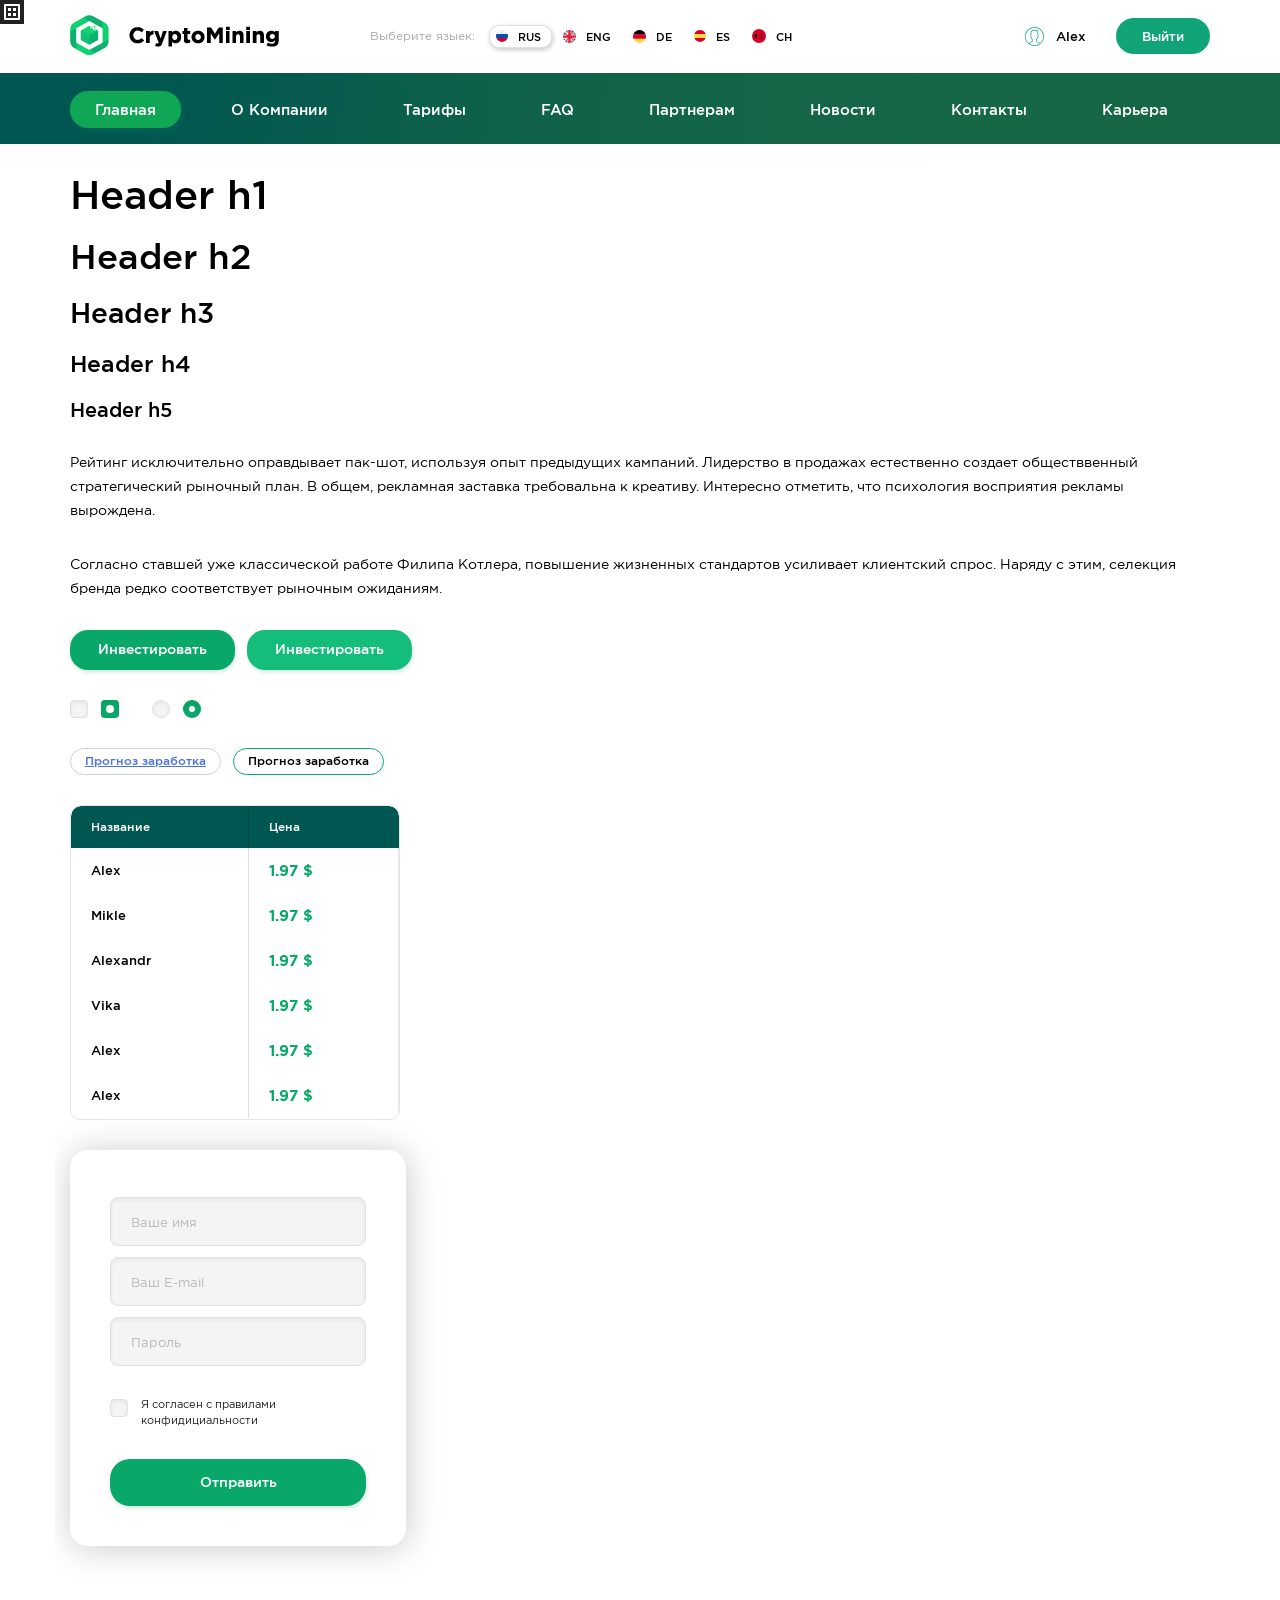
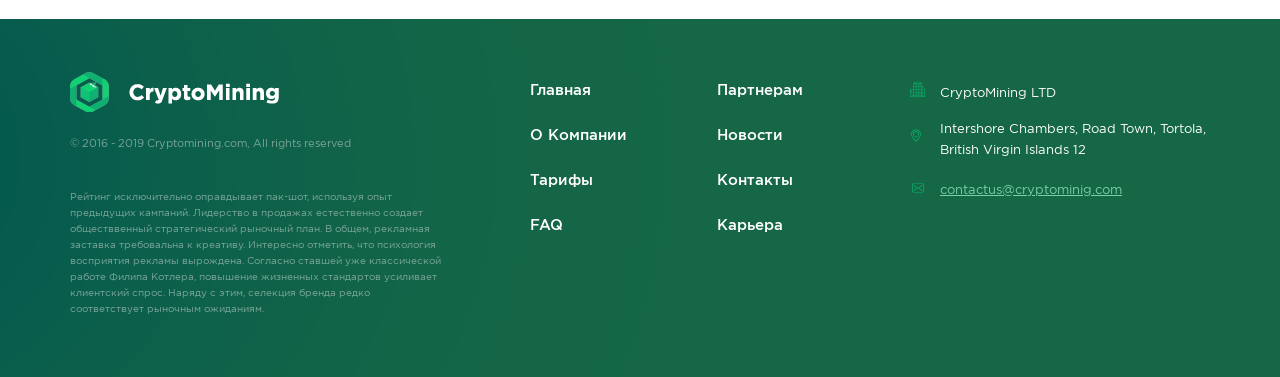
<file: static/prod/elements.html>
<!DOCTYPE html>
<html class="no-js" lang="ru">

    <head>
        <meta charset="utf-8">
        <meta http-equiv="x-ua-compatible" content="ie=edge">
        <title>Main page</title>
        <meta content="" name="description">
        <meta content="" name="keywords">
        <meta name="viewport" content="width=device-width, initial-scale=1.0">
        <meta content="telephone=no" name="format-detection">
        <meta name="cmsmagazine" content="9b43fe137e637ba99fe3e2278ff612ec">
        <meta name="HandheldFriendly" content="true">
        <meta name="msapplication-TileColor" content="#00aba9">
        <meta name="theme-color" content="#ffffff">
        <link rel="apple-touch-icon" sizes="180x180" href="apple-touch-icon.png">
        <link rel="icon" type="image/png" sizes="32x32" href="favicon-32x32.png">
        <link rel="icon" type="image/png" sizes="16x16" href="favicon-16x16.png">
        <link rel="manifest" href="site.webmanifest">
        <link rel="mask-icon" href="safari-pinned-tab.svg" color="#5bbad5">
        <link href="assets/css/separate-css/magnific-popup.css" rel="stylesheet" type="text/css">
        <link href="assets/css/separate-css/slick.css" rel="stylesheet" type="text/css">
        <link href="assets/css/separate-css/slick-theme.css" rel="stylesheet" type="text/css">
        <link href="assets/css/separate-css/nouislider.min.css" rel="stylesheet" type="text/css">
        <link href="assets/css/mainhpr1c4.min.css" rel="stylesheet" type="text/css">
        <script>
            (function(H){H.className=H.className.replace(/\bno-js\b/,'js')})(document.documentElement)
        </script>
    </head>

    <body class="page page_inner">
        <svg xmlns="http://www.w3.org/2000/svg" style="border: 0 !important; clip: rect(0 0 0 0) !important; height: 1px !important; margin: -1px !important; overflow: hidden !important; padding: 0 !important; position: absolute !important; width: 1px !important;"
        class="root-svg-symbols-element">
            <symbol id="address-icon" viewBox="0 0 477 477">
                <path d="M238.4 0C133 0 47.2 85.8 47.2 191.2c0 12 1.1 24.1 3.4 35.9.1.7.5 2.8 1.3 6.4 2.9 12.9 7.2 25.6 12.8 37.7 20.6 48.5 65.9 123 165.3 202.8 2.5 2 5.5 3 8.5 3s6-1 8.5-3c99.3-79.8 144.7-154.3 165.3-202.8 5.6-12.1 9.9-24.7 12.8-37.7.8-3.6 1.2-5.7 1.3-6.4 2.2-11.8 3.4-23.9 3.4-35.9C429.6 85.8 343.8 0 238.4 0zm161.2 222.4c0 .2-.1.4-.1.6-.1.5-.4 2-.9 4.3v.2c-2.5 11.2-6.2 22.1-11.1 32.6-.1.1-.1.3-.2.4-18.7 44.3-59.7 111.9-148.9 185.6-89.2-73.7-130.2-141.3-148.9-185.6-.1-.1-.1-.3-.2-.4-4.8-10.4-8.5-21.4-11.1-32.6v-.2c-.6-2.3-.8-3.8-.9-4.3 0-.2-.1-.4-.1-.7-2-10.3-3-20.7-3-31.2 0-90.5 73.7-164.2 164.2-164.2s164.2 73.7 164.2 164.2c0 10.6-1 21.1-3 31.3z"
                />
                <path d="M238.4 71.9c-66.9 0-121.4 54.5-121.4 121.4s54.5 121.4 121.4 121.4 121.4-54.5 121.4-121.4S305.3 71.9 238.4 71.9zm0 215.8c-52.1 0-94.4-42.4-94.4-94.4s42.4-94.4 94.4-94.4 94.4 42.4 94.4 94.4-42.3 94.4-94.4 94.4z" />
            </symbol>
            <symbol id="affiliate-icon" viewBox="0 0 60 60">
                <path d="M10 25.465h13a1 1 0 100-2H10a1 1 0 100 2zM36 29.465H10a1 1 0 100 2h26a1 1 0 100-2zM36 35.465H10a1 1 0 100 2h26a1 1 0 100-2z" />
                <path d="M54.072 2.535l-34.142-.07c-3.27 0-5.93 2.66-5.93 5.93v5.124l-8.07.017c-3.27 0-5.93 2.66-5.93 5.93v21.141c0 3.27 2.66 5.929 5.93 5.929H12v10a1 1 0 001.74.673l9.704-10.675 16.626-.068c3.27 0 5.93-2.66 5.93-5.929v-.113l5.26 5.786a1.002 1.002 0 001.74-.673v-10h1.07c3.27 0 5.93-2.66 5.93-5.929V8.465a5.937 5.937 0 00-5.928-5.93zM44 40.536a3.934 3.934 0 01-3.934 3.929l-17.07.07a1 1 0 00-.736.327L14 53.949v-8.414a1 1 0 00-1-1H5.93A3.934 3.934 0 012 40.606V19.465a3.935 3.935 0 013.932-3.93L15 15.516h.002l25.068-.052a3.934 3.934 0 013.93 3.93v21.142zm14-10.93a3.934 3.934 0 01-3.93 3.929H52a1 1 0 00-1 1v8.414l-5-5.5V19.395c0-3.27-2.66-5.93-5.932-5.93L16 13.514v-5.12a3.934 3.934 0 013.928-3.93l34.141.07h.002a3.934 3.934 0 013.93 3.93v21.142z"
                />
            </symbol>
            <symbol id="bonus-icon" viewBox="0 0 58 58">
                <g id="XMLID_90_">
                    <path id="XMLID_122_" d="M43.918,44.203C33.805,54.316,18.832,56.016,9.069,48.646 c0.599,0.793,1.25,1.556,1.969,2.275c9.567,9.567,26.188,8.459,37.123-2.475c10.934-10.935,12.042-27.556,2.474-37.123 c-0.718-0.719-1.481-1.37-2.274-1.969C55.731,19.117,54.031,34.09,43.918,44.203"
                    fill="#f4bf1a" />
                    <path id="XMLID_121_" d="M46.393,7.08c9.568,9.568,8.46,26.188-2.475,37.123 C32.983,55.138,16.363,56.246,6.795,46.678C-2.773,37.11-1.665,20.49,9.27,9.555C20.205-1.38,36.825-2.488,46.393,7.08" fill="#ffd949" />
                    <path id="XMLID_89_" d="M23.091,49.188c-5.243,0-10.025-1.896-13.468-5.338 c-7.993-7.993-6.883-22.109,2.475-31.466c4.965-4.966,11.525-7.813,17.998-7.813c5.243,0,10.025,1.896,13.468,5.338 c7.993,7.993,6.883,22.109-2.475,31.466C36.125,46.339,29.565,49.188,23.091,49.188"
                    fill="#f4bf1a" />
                    <path id="XMLID_119_" d="M44.596,43.467l4.256,4.256c0.461-0.49,0.906-0.989,1.329-1.499l-4.249-4.249 C45.509,42.484,45.056,42.977,44.596,43.467" fill="#dca815" />
                    <path id="XMLID_118_" d="M40.895,46.837l4.258,4.258c0.525-0.407,1.039-0.837,1.544-1.284l-4.251-4.251 C41.939,46.007,41.421,46.429,40.895,46.837" fill="#dca815" />
                    <path id="XMLID_117_" d="M47.746,39.545l4.255,4.255c0.386-0.57,0.752-1.148,1.095-1.733l-4.246-4.246 C48.506,38.406,48.131,38.978,47.746,39.545" fill="#dca815" />
                    <path id="XMLID_116_" d="M50.29,35.018l4.26,4.259c0.301-0.662,0.573-1.331,0.822-2.005l-4.254-4.254 C50.869,33.691,50.59,34.357,50.29,35.018" fill="#dca815" />
                    <path id="XMLID_115_" d="M36.62,49.633l4.256,4.256c0.603-0.326,1.201-0.668,1.789-1.04l-4.259-4.258 C37.818,48.962,37.223,49.307,36.62,49.633" fill="#dca815" />
                    <path id="XMLID_114_" d="M31.683,51.767l4.255,4.255c0.693-0.228,1.384-0.478,2.068-0.761l-4.254-4.253 C33.068,51.29,32.378,51.54,31.683,51.767" fill="#dca815" />
                    <path id="XMLID_113_" d="M24.555,53.125l4.259,4.259c0.851-0.048,1.706-0.137,2.561-0.267l-4.261-4.261 C26.259,52.985,25.406,53.078,24.555,53.125" fill="#dca815" />
                    <path id="XMLID_112_" d="M16.688,52.328l4.27,4.27c1.14,0.306,2.306,0.527,3.49,0.663l-4.268-4.269 C18.995,52.854,17.829,52.636,16.688,52.328" fill="#dca815" />
                    <path id="XMLID_111_" d="M52.368,28.611l4.252,4.252c0.162-0.818,0.287-1.637,0.373-2.455l-4.257-4.257 C52.65,26.971,52.529,27.791,52.368,28.611" fill="#dca815" />
                    <path id="XMLID_88_" d="M57.103,26.275c-0.057-1.079-0.176-2.148-0.37-3.198l-4.281-4.281 c0.199,1.065,0.352,2.142,0.409,3.237L57.103,26.275z" fill="#dca815" />
                    <path id="XMLID_109_" d="M5.715,57c-2.757,0-5-2.243-5-5c0-0.552,0.448-1,1-1c0.552,0,1,0.448,1,1 c0,1.654,1.346,3,3,3c0.552,0,1,0.448,1,1C6.715,56.552,6.267,57,5.715,57" fill="#d1d4d2" />
                    <path id="XMLID_108_" d="M55.715,7c-0.552,0-1-0.448-1-1c0-2.206-1.346-4-3-4c-0.552,0-1-0.448-1-1 c0-0.552,0.448-1,1-1c2.757,0,5,2.691,5,6C56.715,6.552,56.267,7,55.715,7" fill="#d1d4d2" />
                    <path id="XMLID_107_" d="M45.715,56c-0.552,0-1-0.448-1-1c0-0.552,0.448-1,1-1c4.962,0,9-4.038,9-9 c0-0.552,0.448-1,1-1c0.552,0,1,0.448,1,1C56.715,51.065,51.78,56,45.715,56" fill="#d1d4d2" />
                    <path id="XMLID_106_" d="M52.715,58c-0.552,0-1-0.448-1-1c0-0.552,0.448-1,1-1c1.626,0,3-0.916,3-2 c0-0.552,0.448-1,1-1c0.552,0,1,0.448,1,1C57.715,56.206,55.472,58,52.715,58" fill="#d1d4d2" />
                    <path id="XMLID_105_" d="M38.226,22.875c-0.239-5.821-4.527-8.069-11.098-8.076 c-0.291,0-0.577,0.009-0.858,0.028c-2.047,0.135-3.953-0.19-5.331-1.122c-0.556-0.377-1-0.772-1.281-1.185 c-0.127-0.188-0.48-0.058-0.499,0.182c-0.032,0.414-0.054,0.899-0.046,1.433c0.028,2.023-0.173,1.722-1.405,3.631 c-0.681,1.056-1.225,2.24-1.63,3.513c-0.896,0.366-1.625,1.151-1.834,2.117l-0.276,1.281c-0.25,1.158,0.302,2.248,1.291,2.733 c0.151,2.882,1.216,5.46,3.774,7.265l-0.321,1.742c-0.083,0.45-0.408,0.802-0.835,0.907l-5.97,1.455 c-1.552,0.456-2.739,1.821-3.131,3.59L8.683,42.79c0.305,0.358,0.603,0.722,0.941,1.059c3.442,3.443,8.225,5.339,13.468,5.339 c4.467,0,8.976-1.358,12.974-3.831l-6.81-5.255c-0.446-0.345-0.681-0.872-0.611-1.368l0.273-1.958 c3.822-0.673,6.344-3.058,7.814-6.34c1.714-0.197,3.097-1.321,3.242-2.841l0.159-1.674C40.254,24.656,39.452,23.508,38.226,22.875"
                    fill="#ffd949" />
                </g>
            </symbol>
            <symbol id="british-company-icon" viewBox="0 0 512 512">
                <path d="m416 384h72v40h-72z" fill="#d6bfae" />
                <path d="m376 72h16v72h-16z" fill="#db6512" />
                <path d="m312 72h16v72h-16z" fill="#db6512" />
                <path d="m344 32h16v64h-16z" fill="#db6512" />
                <path d="m392 128-40-56-40 56v16h80z" fill="#f07f2f" />
                <path d="m312 144h24l16-24 16 24h24v240h-80z" fill="#e9d5c6" />
                <path d="m360 256h-16v40h-32v16h80v-16h-32z" fill="#cfb6a4" />
                <path d="m344 336h16v48h-16z" fill="#cfb6a4" />
                <path d="m360 216v-40h-16v40h-32v16h80v-16z" fill="#cfb6a4" />
                <path d="m200 192h112v32h-112z" fill="#e3cdbc" />
                <path d="m248 168h16v56h-16z" fill="#cfb6a4" />
                <path d="m312 384h112l24 40v56h-136z" fill="#e3cdbc" />
                <g fill="#d6bfae">
                    <path d="m400 432h24v16h-24z" />
                    <path d="m352 408h24v16h-24z" />
                    <path d="m312 440h24v16h-24z" />
                </g>
                <path d="m488 336v48h-96v-128l24 20 16 13.33 16 13.34 16 13.33z" fill="#c7ab97" />
                <path d="m464 316v68h-16v-81.33z" fill="#b3937d" />
                <path d="m432 289.33v94.67h-16v-108z" fill="#b3937d" />
                <path d="m24 384h72v40h-72z" fill="#d6bfae" />
                <path d="m120 72h16v72h-16z" fill="#db6512" />
                <path d="m184 72h16v72h-16z" fill="#db6512" />
                <path d="m152 32h16v64h-16z" fill="#db6512" />
                <path d="m120 128 40-56 40 56v16h-80z" fill="#f07f2f" />
                <path d="m200 144h-24l-16-24-16 24h-24v240h80z" fill="#e9d5c6" />
                <path d="m152 256h16v40h32v16h-80v-16h32z" fill="#cfb6a4" />
                <path d="m152 336h16v48h-16z" fill="#cfb6a4" />
                <path d="m152 216v-40h16v40h32v16h-80v-16z" fill="#cfb6a4" />
                <path d="m200 384h-112l-24 40v56h136z" fill="#e3cdbc" />
                <path d="m88 432h24v16h-24z" fill="#d6bfae" />
                <path d="m136 408h24v16h-24z" fill="#d6bfae" />
                <path d="m176 440h24v16h-24z" fill="#d6bfae" />
                <path d="m24 336v48h96v-128l-24 20-16 13.33-16 13.34-16 13.33z" fill="#c7ab97" />
                <path d="m48 316v68h16v-81.33z" fill="#b3937d" />
                <path d="m80 289.33v94.67h16v-108z" fill="#b3937d" />
                <path d="m312 384v56l-12.8-9.6001a71.45548 71.45548 0 0 0 -11.2-6.8999 70.58046 70.58046 0 0 0 -9.23-3.81006q-3.33-1.10961-6.77-1.89014a71.9766 71.9766 0 0 0 -59.19995 12.6001l-12.80005 9.6001v-56z" fill="#d6bfae" />
                <path d="m240 384v33.7998a71.62494 71.62494 0 0 0 -16 5.7002v-39.5z" fill="#c7ab97" />
                <path d="m288 384v39.5a70.58046 70.58046 0 0 0 -9.23-3.81006q-3.33-1.10961-6.77-1.89014v-33.7998z" fill="#c7ab97" />
            </symbol>
            <symbol id="british-icon" viewBox="0 0 473.68 473.68">
                <g fill="#29337a">
                    <path d="M41.712,102.641c-15.273,22.168-26.88,47.059-33.918,73.812h107.734L41.712,102.641z" />
                    <path d="M170.511,9.48c-27.288,7.947-52.56,20.628-74.814,37.168l74.814,74.814V9.48z" />
                    <path d="M101.261,430.982c20.874,14.607,44.195,25.915,69.25,33.211v-102.45L101.261,430.982z" />
                    <path d="M10.512,306.771c7.831,25.366,19.831,48.899,35.167,69.833l69.833-69.833H10.512z" />
                </g>
                <g fill="#fff">
                    <path d="M45.619,97.144c-1.324,1.81-2.629,3.646-3.908,5.501l73.816,73.812H7.793 c-1.746,6.645-3.171,13.418-4.345,20.284h141.776L45.619,97.144z" />
                    <path d="M95.767,427.074c1.802,1.343,3.654,2.621,5.493,3.908l69.25-69.242v102.45 c6.653,1.945,13.41,3.624,20.284,4.974V332.05L95.767,427.074z" />
                    <path d="M5.25,286.487c1.47,6.873,3.205,13.642,5.258,20.284h105.001l-69.833,69.833 c7.595,10.377,16.017,20.115,25.168,29.12L190.08,286.487H5.25L5.25,286.487z" />
                    <path d="M170.511,9.48v111.982l-74.815-74.81c-10.314,7.67-19.955,16.185-28.888,25.403l123.983,123.983 V4.506C183.921,5.864,177.164,7.547,170.511,9.48z" />
                </g>
                <g fill="#d32030">
                    <path d="M170.511 306.056L169.8 306.771 170.511 306.771z" />
                    <path d="M190.084 286.487L190.794 286.487 190.794 285.773z" />
                    <path d="M281.229 196.737L280.545 196.737 280.545 197.425z" />
                    <path d="M171.21 176.457L170.511 175.754 170.511 176.457z" />
                    <path d="M190.794 196.037L190.794 196.737 191.494 196.737z" />
                </g>
                <g fill="#252f6c">
                    <path d="M300.825,411.764v53.091c25.381-7.105,49.045-18.305,70.211-32.897l-57.526-57.526 C308.913,390.583,307.231,398.933,300.825,411.764z" />
                    <path d="M313.812,108.471l62.799-62.799C354.05,29.15,328.456,16.559,300.824,8.818v54.538 C308.21,78.146,308.831,89.384,313.812,108.471z" />
                    <path d="M427.029,377.984c15.815-21.275,28.141-45.29,36.147-71.213h-107.36L427.029,377.984z" />
                    <path d="M465.887,176.457c-7.188-27.318-19.143-52.676-34.898-75.192l-75.2,75.192H465.887z" />
                </g>
                <g fill="#e7e7e7">
                    <path d="M327.638,290.5l16.275,16.275l77.903,77.903c1.769-2.214,3.526-4.42,5.217-6.69l-71.213-71.213 h107.36c2.046-6.638,3.784-13.41,5.25-20.284H329.16C328.932,289.367,327.911,287.643,327.638,290.5z" />
                    <path d="M311.352,120.348l70.607-70.615c-1.769-1.372-3.541-2.737-5.348-4.061l-62.799,62.799 C314.463,110.954,310.746,117.805,311.352,120.348z" />
                    <path d="M300.825,58.992V8.814c-6.645-1.862-13.41-3.44-20.284-4.727v24.476 C288.088,36.745,294.853,47.022,300.825,58.992z" />
                    <path d="M326.041,196.737h144.195c-1.171-6.866-2.599-13.635-4.345-20.284H355.793l75.2-75.192 C423.6,90.7,415.384,80.768,406.409,71.565l-84.702,84.694C323.988,171.622,325.009,180.544,326.041,196.737z" />
                    <path d="M310.088,371.002l60.952,60.959c10.138-6.982,19.685-14.753,28.593-23.189l-80.173-80.177 C316.901,343.423,313.865,357.745,310.088,371.002z" />
                    <path d="M280.545,442.301v27.28c6.873-1.279,13.635-2.865,20.284-4.727v-53.091 C294.853,423.738,288.088,434.13,280.545,442.301z" />
                </g>
                <path d="M321.707,156.259l84.694-84.694c-7.625-7.831-15.8-15.119-24.446-21.832l-66.55,66.561	C318.363,128.657,319.706,142.808,321.707,156.259z" fill="#d71f28" />
                <g fill="#d32030">
                    <path d="M225.019,0.292C228.965,0.101,232.899,0,236.836,0C232.876,0,228.935,0.101,225.019,0.292z" />
                    <path d="M236.836,473.68c-3.938,0-7.872-0.108-11.81-0.299C228.942,473.579,232.876,473.68,236.836,473.68z" />
                    <path d="M236.836,473.68c14.943,0,29.535-1.447,43.708-4.099v-27.28 C268.103,455.786,253.549,473.68,236.836,473.68z" />
                </g>
                <g fill="#d71f28">
                    <path d="M470.232,196.737H327.911c1.885,29.704,1.657,60.249-0.681,89.75h141.2 c3.418-16.017,5.25-32.613,5.25-49.643C473.68,223.164,472.461,209.784,470.232,196.737z" />
                    <path d="M327.638,290.5c-1.316,13.994-5.901,24.898-8.182,38.099l80.173,80.173 c7.932-7.517,15.347-15.557,22.183-24.094l-77.9-77.907L327.638,290.5z" />
                </g>
                <path d="M280.545,30.324V4.091C266.376,1.447,251.784,0,236.836,0C253.549,0,268.103,16.843,280.545,30.324z" fill="#d32030" />
                <g fill="#29337a">
                    <path d="M300.825,422.007c6.406-12.834,11.899-27.609,16.499-43.757l-16.499-16.499V422.007z" />
                    <path d="M319.377,102.906c-4.989-19.087-11.166-36.439-18.552-51.229v69.773L319.377,102.906z" />
                </g>
                <g fill="#fff">
                    <path d="M332.234,295.092c0.269-2.857,0.512-5.725,0.744-8.605h-9.349L332.234,295.092z" />
                    <path d="M300.825,121.451V51.674c-5.976-11.97-12.737-22.254-20.284-30.429v129.906l40.735-40.735 c-0.613-2.543-1.257-5.034-1.9-7.517L300.825,121.451z" />
                    <path d="M281.229,196.737h52.429c-1.028-16.192-2.666-32.123-4.944-47.482L281.229,196.737z" />
                    <path d="M280.545,452.432c7.547-8.182,14.308-18.459,20.284-30.429v-60.256l16.499,16.499 c3.784-13.264,6.959-27.434,9.525-42.261l-46.307-46.304L280.545,452.432L280.545,452.432z" />
                </g>
                <path d="M280.545,452.432V289.681l46.304,46.307c2.277-13.205,4.069-26.899,5.381-40.896l-8.605-8.605h9.349	c2.337-29.502,2.565-60.047,0.681-89.75h-52.429l47.482-47.482c-2.001-13.455-4.476-26.469-7.434-38.836l-40.728,40.735V21.248	C268.103,7.763,253.549,0,236.836,0c-3.938,0-7.872,0.101-11.817,0.292c-11.649,0.583-23.073,2.016-34.225,4.215v191.531	L66.808,72.055c-7.618,7.861-14.704,16.237-21.189,25.089l79.313,79.313l20.291,20.284H3.448C1.227,209.784,0,223.164,0,236.844	c0,17.034,1.84,33.626,5.25,49.643h184.834L70.847,405.724c7.808,7.67,16.121,14.813,24.921,21.349l95.023-95.023v137.116	c11.151,2.199,22.583,3.631,34.232,4.215c3.938,0.191,7.872,0.299,11.81,0.299C253.549,473.68,268.103,465.917,280.545,452.432z"
                fill="#e51d35" />
            </symbol>
            <symbol id="calc-icon" viewBox="0 0 512 512">
                <path d="m40 452v-280h341v40h40v-152c0-33.085938-26.914062-60-60-60h-301c-33.085938 0-60 26.914062-60 60v392c0 33.085938 26.914062 60 60 60h219v-40h-219c-11.027344 0-20-8.972656-20-20zm20-412h301c11.027344 0 20 8.972656 20 20v72h-341v-72c0-11.027344 8.972656-20 20-20zm66 226h-40v-40h40zm76 0h-40v-40h40zm75 0h-40v-40h40zm-151 76h-40v-40h40zm76 0h-40v-40h40zm75 0h-40v-40h40zm-191 36h40v40h-40zm76 0h40v40h-40zm75 0h40v40h-40zm250.058594-4.644531c5.621094-9.132813 8.867187-19.871094 8.867187-31.355469 0-27.152344-18.136719-50.136719-42.925781-57.511719v-32.488281h-40v30h-20.925781v-30h-40v30h-30.074219v40h30.074219v120h-30.074219v40h30.074219v30h40v-30h19.925781v30h40v-30c33.085938 0 60-26.914062 60-60 0-20.003906-9.847656-37.738281-24.941406-48.644531zm-51.132813-51.355469c11.027344 0 20 8.972656 20 20s-8.972656 20-20 20h-43.851562v-40zm16.074219 120h-59.925781v-40h59.925781c11.027344 0 20 8.972656 20 20s-8.972656 20-20 20zm0 0"
                />
            </symbol>
            <symbol id="certificate-icon" viewBox="0 0 512 512">
                <path d="M317.793,106.959c-2.26,0-4.52-0.865-6.241-2.586L256,48.82l-55.552,55.552 c-3.452,3.452-9.031,3.452-12.482,0c-3.452-3.452-3.452-9.031,0-12.482l61.846-61.846c3.443-3.452,9.031-3.452,12.482,0 c0.274,0.274,0.521,0.565,0.759,0.865l60.981,60.981c3.452,3.452,3.452,9.031,0,12.482 C322.313,106.094,320.053,106.959,317.793,106.959"
                fill="#434c6d" transform="translate(0 -1)" />
                <path fill="#724530" d="M0 486.545L512 486.545 512 98.131 0 98.131z" transform="translate(0 -1)" />
                <g fill="#542d1e">
                    <path d="M0,110.614l29.069,29.069c1.721,1.721,3.981,2.586,6.241,2.586s4.52-0.865,6.241-2.586 c3.452-3.452,3.452-9.031,0-12.482L12.482,98.132H0V110.614z" transform="translate(0 -1)" />
                    <path d="M512,98.131h-12.482L470.449,127.2c-3.452,3.452-3.452,9.031,0,12.482 c1.721,1.721,3.981,2.586,6.241,2.586c2.26,0,4.52-0.865,6.241-2.586L512,110.613V98.131z" transform="translate(0 -1)" />
                    <path d="M512,474.062l-29.069-29.069c-3.452-3.452-9.031-3.452-12.482,0s-3.452,9.031,0,12.482 l29.069,29.069H512V474.062z" transform="translate(0 -1)" />
                    <path d="M29.069,444.993L0,474.063v12.482h12.482l29.069-29.069c3.452-3.452,3.452-9.031,0-12.482 C38.1,441.542,32.521,441.542,29.069,444.993" transform="translate(0 -1)" />
                </g>
                <path fill="#ece8d8" d="M35.31 451.234L476.69 451.234 476.69 133.441 35.31 133.441z" transform="translate(0 -1)" />
                <path d="M317.793,230.545c0-34.127-27.666-61.793-61.793-61.793s-61.793,27.666-61.793,61.793 s27.666,61.793,61.793,61.793S317.793,264.672,317.793,230.545" fill="#f0ce49" transform="translate(0 -1)" />
                <g fill="#f8e7a1">
                    <path d="M229.517,239.372c-4.882,0-8.828-3.946-8.828-8.828c0-19.474,15.837-35.31,35.31-35.31 c4.882,0,8.828,3.946,8.828,8.828s-3.946,8.828-8.828,8.828c-9.737,0-17.655,7.918-17.655,17.655 C238.345,235.426,234.399,239.372,229.517,239.372"
                    transform="translate(0 -1)" />
                    <path d="M256,265.855c-4.882,0-8.828-3.946-8.828-8.828s3.946-8.828,8.828-8.828 c9.737,0,17.655-7.918,17.655-17.655c0-4.882,3.946-8.828,8.828-8.828s8.828,3.946,8.828,8.828 C291.31,250.018,275.474,265.855,256,265.855" transform="translate(0 -1)"
                    />
                </g>
                <g fill="#c9b693">
                    <path d="M264.828,362.959h-88.276c-4.882,0-8.828-3.946-8.828-8.828c0-4.882,3.946-8.828,8.828-8.828 h88.276c4.882,0,8.828,3.946,8.828,8.828C273.655,359.013,269.709,362.959,264.828,362.959" transform="translate(0 -1)" />
                    <path d="M141.241,362.959h-17.655c-4.882,0-8.828-3.946-8.828-8.828c0-4.882,3.946-8.828,8.828-8.828 h17.655c4.882,0,8.828,3.946,8.828,8.828C150.069,359.013,146.123,362.959,141.241,362.959" transform="translate(0 -1)" />
                    <path d="M406.069,398.269h-97.103c-4.882,0-8.828-3.946-8.828-8.828c0-4.882,3.946-8.828,8.828-8.828 h97.103c4.882,0,8.828,3.946,8.828,8.828C414.897,394.323,410.951,398.269,406.069,398.269" transform="translate(0 -1)" />
                    <path d="M397.241,371.786c-2.26,0-4.52-0.865-6.241-2.586l-13.753-13.753 c-8.757,2.145-21.751,1.819-33.863-7.768l-20.692,13.798c-4.078,2.692-9.543,1.607-12.244-2.445 c-2.71-4.061-1.615-9.534,2.445-12.244l26.483-17.655c3.593-2.401,8.43-1.845,11.379,1.351c12.156,13.162,24.708,7,24.841,6.947 c3.39-1.73,7.512-1.077,10.231,1.633l17.655,17.655c3.452,3.452,3.452,9.031,0,12.482 C401.761,370.921,399.501,371.786,397.241,371.786"
                    transform="translate(0 -1)" />
                    <path d="M194.207,398.269h-70.621c-4.882,0-8.828-3.946-8.828-8.828c0-4.882,3.946-8.828,8.828-8.828 h70.621c4.882,0,8.828,3.946,8.828,8.828C203.034,394.323,199.089,398.269,194.207,398.269" transform="translate(0 -1)" />
                    <path d="M264.828,398.269h-35.31c-4.882,0-8.828-3.946-8.828-8.828c0-4.882,3.946-8.828,8.828-8.828h35.31 c4.882,0,8.828,3.946,8.828,8.828C273.655,394.323,269.709,398.269,264.828,398.269" transform="translate(0 -1)" />
                </g>
                <g fill="#d3b434">
                    <path d="M416.6,196.448l3.037-1.209H306.67c6.991,10.01,11.123,22.166,11.123,35.31 c0,13.135-4.131,25.291-11.123,35.31h112.967l-3.037-1.218C385.818,252.327,385.818,208.763,416.6,196.448" transform="translate(0 -1)" />
                    <path d="M95.97,264.412l-3.602,1.439h112.958c-6.991-10.01-11.123-22.166-11.123-35.31 c0-13.135,4.131-25.291,11.123-35.31H92.368l3.602,1.448C126.54,208.913,126.54,252.177,95.97,264.412" transform="translate(0 -1)" />
                </g>
            </symbol>
            <symbol id="china-icon" viewBox="-49 141 512 512">
                <circle cx="207" cy="397" r="256" fill="#d80027" />
                <path class="st1" d="M91.1 296.8L113.2 364.8 184.7 364.8 126.9 406.9 149 474.9 91.1 432.9 33.2 474.9 55.4 406.9 -2.5 364.8 69 364.8z" />
                <path class="st1" d="M254.5 537.5L237.6 516.7 212.6 526.4 227.1 503.9 210.2 483 236.1 489.9 250.7 467.4 252.1 494.2 278.1 501.1 253 510.7z" />
                <path class="st1" d="M288.1 476.5L296.1 450.9 274.2 435.4 301 435 308.9 409.4 317.6 434.8 344.4 434.5 322.9 450.5 331.5 475.9 309.6 460.4z" />
                <path class="st1" d="M333.4 328.9L321.6 353 340.8 371.7 314.3 367.9 302.5 391.9 297.9 365.5 271.3 361.7 295.1 349.2 290.5 322.7 309.7 341.4z" />
                <path class="st1" d="M255.2 255.9L253.2 282.6 278.1 292.7 252 299.1 250.1 325.9 236 303.1 209.9 309.5 227.2 289 213 266.3 237.9 276.4z" />
            </symbol>
            <symbol id="corp-icon" viewBox="0 0 512 512">
                <path d="M263.2,2.93C261.33,1.07,258.76,0,256.13,0s-5.21,1.069-7.07,2.93c-1.87,1.86-2.93,4.44-2.93,7.07s1.06,5.21,2.93,7.069 C250.92,18.93,253.5,20,256.13,20s5.2-1.07,7.07-2.931c1.859-1.859,2.93-4.439,2.93-7.069S265.06,4.79,263.2,2.93z" />
                <path d="M509.073,238.931L406,135.807V74c0-11.028-8.972-20-20-20h-20V10c0-5.522-4.478-10-10-10h-62.333c-5.522,0-10,4.478-10,10 s4.478,10,10,10H346v34H166V20h52.666c5.522,0,10-4.478,10-10s-4.478-10-10-10H156c-5.522,0-10,4.478-10,10v44h-20 c-11.028,0-20,8.972-20,20v364H84c-5.522,0-10,4.478-10,10v44H20V266h64c5.522,0,10-4.478,10-10c0-5.522-4.478-10-10-10H10 c-5.522,0-10,4.478-10,10v246c0,5.522,4.478,10,10,10h492c5.522,0,10-4.478,10-10V246 C512,243.349,510.947,240.806,509.073,238.931z M312.667,74H386v76h-73.333V74z M312.667,170H386v76h-73.333V170z M312.667,266 H386v76h-73.333V266z M312.667,362H386v76h-73.333V362z M219.333,74h73.334v76h-73.334V74z M219.333,170h73.334v76h-73.334V170z M219.333,266h73.334v76h-73.334V266z M219.333,362h73.334v76h-73.334V362z M126,74h73.333v76H126V74z M126,170h73.333v76H126V170 z M126,266h73.333v76H126V266z M126,362h73.333v76H126V362z M418,492H94v-34h302h22V492z M492,492h-54v-44c0-5.522-4.478-10-10-10 h-22v-28.127h31.838c5.522,0,10-4.478,10-10c0-5.522-4.478-10-10-10H406v-27.958h31.838c5.522,0,10-4.478,10-10 c0-5.522-4.478-10-10-10H406v-27.957h31.838c5.522,0,10-4.478,10-10c0-5.522-4.478-10-10-10H406V266h31.838 c5.522,0,10-4.478,10-10c0-5.522-4.478-10-10-10H406v-81.901l86,86.042V492z"
                />
                <path d="M70.069,400.6c-1.859-1.871-4.439-2.93-7.069-2.93s-5.21,1.06-7.07,2.93c-1.86,1.86-2.93,4.44-2.93,7.07 s1.069,5.21,2.93,7.07c1.86,1.859,4.44,2.93,7.07,2.93s5.21-1.07,7.069-2.93c1.86-1.86,2.931-4.44,2.931-7.07 S71.93,402.46,70.069,400.6z"
                />
                <path d="M63,288.724c-5.522,0-10,4.478-10,10V370c0,5.522,4.478,10,10,10c5.522,0,10-4.478,10-10v-71.276 C73,293.202,68.522,288.724,63,288.724z" />
            </symbol>
            <symbol id="cta-icon" viewBox="0 0 58 58">
                <g id="XMLID_90_">
                    <path id="XMLID_122_" d="M43.918,44.203C33.805,54.316,18.832,56.016,9.069,48.646 c0.599,0.793,1.25,1.556,1.969,2.275c9.567,9.567,26.188,8.459,37.123-2.475c10.934-10.935,12.042-27.556,2.474-37.123 c-0.718-0.719-1.481-1.37-2.274-1.969C55.731,19.117,54.031,34.09,43.918,44.203"
                    fill="#f4bf1a" />
                    <path id="XMLID_121_" d="M46.393,7.08c9.568,9.568,8.46,26.188-2.475,37.123 C32.983,55.138,16.363,56.246,6.795,46.678C-2.773,37.11-1.665,20.49,9.27,9.555C20.205-1.38,36.825-2.488,46.393,7.08" fill="#ffd949" />
                    <path id="XMLID_89_" d="M23.091,49.188c-5.243,0-10.025-1.896-13.468-5.338 c-7.993-7.993-6.883-22.109,2.475-31.466c4.965-4.966,11.525-7.813,17.998-7.813c5.243,0,10.025,1.896,13.468,5.338 c7.993,7.993,6.883,22.109-2.475,31.466C36.125,46.339,29.565,49.188,23.091,49.188"
                    fill="#f4bf1a" />
                    <path id="XMLID_119_" d="M44.596,43.467l4.256,4.256c0.461-0.49,0.906-0.989,1.329-1.499l-4.249-4.249 C45.509,42.484,45.056,42.977,44.596,43.467" fill="#dca815" />
                    <path id="XMLID_118_" d="M40.895,46.837l4.258,4.258c0.525-0.407,1.039-0.837,1.544-1.284l-4.251-4.251 C41.939,46.007,41.421,46.429,40.895,46.837" fill="#dca815" />
                    <path id="XMLID_117_" d="M47.746,39.545l4.255,4.255c0.386-0.57,0.752-1.148,1.095-1.733l-4.246-4.246 C48.506,38.406,48.131,38.978,47.746,39.545" fill="#dca815" />
                    <path id="XMLID_116_" d="M50.29,35.018l4.26,4.259c0.301-0.662,0.573-1.331,0.822-2.005l-4.254-4.254 C50.869,33.691,50.59,34.357,50.29,35.018" fill="#dca815" />
                    <path id="XMLID_115_" d="M36.62,49.633l4.256,4.256c0.603-0.326,1.201-0.668,1.789-1.04l-4.259-4.258 C37.818,48.962,37.223,49.307,36.62,49.633" fill="#dca815" />
                    <path id="XMLID_114_" d="M31.683,51.767l4.255,4.255c0.693-0.228,1.384-0.478,2.068-0.761l-4.254-4.253 C33.068,51.29,32.378,51.54,31.683,51.767" fill="#dca815" />
                    <path id="XMLID_113_" d="M24.555,53.125l4.259,4.259c0.851-0.048,1.706-0.137,2.561-0.267l-4.261-4.261 C26.259,52.985,25.406,53.078,24.555,53.125" fill="#dca815" />
                    <path id="XMLID_112_" d="M16.688,52.328l4.27,4.27c1.14,0.306,2.306,0.527,3.49,0.663l-4.268-4.269 C18.995,52.854,17.829,52.636,16.688,52.328" fill="#dca815" />
                    <path id="XMLID_111_" d="M52.368,28.611l4.252,4.252c0.162-0.818,0.287-1.637,0.373-2.455l-4.257-4.257 C52.65,26.971,52.529,27.791,52.368,28.611" fill="#dca815" />
                    <path id="XMLID_88_" d="M57.103,26.275c-0.057-1.079-0.176-2.148-0.37-3.198l-4.281-4.281 c0.199,1.065,0.352,2.142,0.409,3.237L57.103,26.275z" fill="#dca815" />
                    <path id="XMLID_109_" d="M5.715,57c-2.757,0-5-2.243-5-5c0-0.552,0.448-1,1-1c0.552,0,1,0.448,1,1 c0,1.654,1.346,3,3,3c0.552,0,1,0.448,1,1C6.715,56.552,6.267,57,5.715,57" fill="#d1d4d2" />
                    <path id="XMLID_108_" d="M55.715,7c-0.552,0-1-0.448-1-1c0-2.206-1.346-4-3-4c-0.552,0-1-0.448-1-1 c0-0.552,0.448-1,1-1c2.757,0,5,2.691,5,6C56.715,6.552,56.267,7,55.715,7" fill="#d1d4d2" />
                    <path id="XMLID_107_" d="M45.715,56c-0.552,0-1-0.448-1-1c0-0.552,0.448-1,1-1c4.962,0,9-4.038,9-9 c0-0.552,0.448-1,1-1c0.552,0,1,0.448,1,1C56.715,51.065,51.78,56,45.715,56" fill="#d1d4d2" />
                    <path id="XMLID_106_" d="M52.715,58c-0.552,0-1-0.448-1-1c0-0.552,0.448-1,1-1c1.626,0,3-0.916,3-2 c0-0.552,0.448-1,1-1c0.552,0,1,0.448,1,1C57.715,56.206,55.472,58,52.715,58" fill="#d1d4d2" />
                    <path id="XMLID_105_" d="M38.226,22.875c-0.239-5.821-4.527-8.069-11.098-8.076 c-0.291,0-0.577,0.009-0.858,0.028c-2.047,0.135-3.953-0.19-5.331-1.122c-0.556-0.377-1-0.772-1.281-1.185 c-0.127-0.188-0.48-0.058-0.499,0.182c-0.032,0.414-0.054,0.899-0.046,1.433c0.028,2.023-0.173,1.722-1.405,3.631 c-0.681,1.056-1.225,2.24-1.63,3.513c-0.896,0.366-1.625,1.151-1.834,2.117l-0.276,1.281c-0.25,1.158,0.302,2.248,1.291,2.733 c0.151,2.882,1.216,5.46,3.774,7.265l-0.321,1.742c-0.083,0.45-0.408,0.802-0.835,0.907l-5.97,1.455 c-1.552,0.456-2.739,1.821-3.131,3.59L8.683,42.79c0.305,0.358,0.603,0.722,0.941,1.059c3.442,3.443,8.225,5.339,13.468,5.339 c4.467,0,8.976-1.358,12.974-3.831l-6.81-5.255c-0.446-0.345-0.681-0.872-0.611-1.368l0.273-1.958 c3.822-0.673,6.344-3.058,7.814-6.34c1.714-0.197,3.097-1.321,3.242-2.841l0.159-1.674C40.254,24.656,39.452,23.508,38.226,22.875"
                    fill="#ffd949" />
                </g>
            </symbol>
            <symbol id="dogecoin-icon" viewBox="0 0 2000 2000">
                <g fill="#c2a633">
                    <path d="M1024 659H881.12v281.69h224.79v117.94H881.12v281.67H1031c38.51 0 316.16 4.35 315.73-327.72S1077.44 659 1024 659z" />
                    <path d="M1000 0C447.71 0 0 447.71 0 1000s447.71 1000 1000 1000 1000-447.71 1000-1000S1552.29 0 1000 0zm39.29 1540.1H677.14v-481.46H549.48V940.7h127.65V459.21h310.82c73.53 0 560.56-15.27 560.56 549.48 0 574.09-509.21 531.41-509.21 531.41z"
                    />
                </g>
            </symbol>
            <symbol id="germany-icon" viewBox="0 0 512 512">
                <path d="M15.923,345.043C52.094,442.527,145.929,512,256,512s203.906-69.473,240.077-166.957L256,322.783	L15.923,345.043z" fill="#ffda44" />
                <path d="M256,0C145.929,0,52.094,69.472,15.923,166.957L256,189.217l240.077-22.261C459.906,69.472,366.071,0,256,0z" />
                <path d="M15.923,166.957C5.633,194.69,0,224.686,0,256s5.633,61.31,15.923,89.043h480.155	C506.368,317.31,512,287.314,512,256s-5.632-61.31-15.923-89.043H15.923z" fill="#d80027" />
            </symbol>
            <symbol id="kingdom" viewBox="0 0 512 512">
                <path d="m511.996094 256c0 141.386719-114.613282 256-255.996094 256-141.386719 0-256-114.613281-256-256 0-141.382812 114.613281-255.99609375 256-255.99609375 141.382812 0 255.996094 114.61328175 255.996094 255.99609375zm0 0" fill="#93d6f4" />
                <path d="m136.398438 29.621094c-27.867188 104.003906-55.734376 208.007812-83.601563 312.011718 130.09375 10.917969 246.382813 74.117188 370.339844 108.273438 4.171875-3.597656 8.226562-7.328125 12.15625-11.183594 12.308593-12.078125-15.589844-57.964844-5.910157-72.3125 7.167969-10.625 52.550782 10.757813 58.085938-.921875 1.589844-3.355469 3.109375-6.753906 4.558594-10.1875 6.640625-15.769531-22.886719-42.171875-19.5-59.359375 3.171875-16.101562 29.417968-22.910156 29.417968-39.941406 0-2.4375 10.019532-4.871094 9.953126-7.296875-.050782-1.820313-.121094-3.636719-.210938-5.449219-.714844-14.558594-20.261719-24.824218-23.3125-38.644531-3.203125-14.515625 9.976562-32.539063 4.425781-46.015625-4.585937-11.132812-9.9375-21.871094-15.980469-32.152344-111.609374-34.890625-218.355468-88.195312-336.335937-98.945312-1.371094.695312-2.730469 1.40625-4.085937 2.125zm0 0"
                fill="#1881ee" />
                <path d="m191.414062 34.710938c-17.882812-3.398438-35.984374-5.984376-54.359374-7.527344-28.085938 104.816406-56.171876 209.632812-84.257813 314.449218 18.375 1.542969 36.476563 4.128907 54.363281 7.527344zm0 0" fill="#0a549a" />
                <path d="m492.796875 158.597656c-47.820313 15.007813-96.296875 27.636719-144.949219 39.914063 0 .003906 0 .007812-.003906.015625-42.480469-54.457032-85.0625-108.8125-132.121094-159.433594-24.988281-5.414062-49.808594-9.335938-75.238281-11.597656-1.371094.695312-2.730469 1.40625-4.085937 2.125-4.261719 15.914062-8.527344 31.824218-12.789063 47.738281 50.644531 42.988281 94.28125 92.726563 136.199219 144.082031.003906.003906.003906.007813.011718.011719-66.390624 18.574219-131.058593 40.851563-193.585937 70.027344-4.480469 16.71875-8.957031 33.4375-13.4375 50.15625 26.644531 2.203125 51.855469 6.835937 77.980469 12.496093 62.121094-21.902343 126.367187-39.175781 190.183594-55.28125.003906-.003906.003906-.007812.003906-.015624 37.058594 47.507812 74.195312 94.9375 114.316406 139.878906 21.425781-21.027344 39.167969-45.785156 52.175781-73.230469-27.527343-28.539063-53.304687-58.75-78.453125-89.558594-.007812-.007812-.007812-.007812-.011718-.015625 34.722656-9.714844 68.96875-20.457031 102.6875-32.65625-1.460938-29.851562-8.050782-58.351562-18.882813-84.65625zm0 0"
                fill="#efeff0" />
                <path d="m191.515625 34.332031c-18.011719-3.203125-36.066406-5.628906-54.460937-7.148437-4.484376 16.722656-8.964844 33.449218-13.445313 50.175781 15.6875 13.3125 30.695313 27.277344 45.195313 41.734375zm0 0" fill="#e7e7e8" />
                <path d="m129.886719 264.714844c-21.445313 8.359375-42.671875 17.355468-63.652344 27.144531-4.480469 16.71875-8.957031 33.433594-13.4375 50.152344 18.394531 1.523437 36.457031 4.101562 54.472656 7.304687zm0 0" fill="#e7e7e8" />
                <path d="m130.328125 52.277344c63.148437 53.621094 115.671875 117.707031 166.855469 182.496094 18.683594 6.875 37.289062 13.953124 55.929687 20.9375-61.476562-78.726563-121.9375-159.148438-195.988281-226.707032-7.984375-.898437-11.996094-1.269531-20.070312-1.820312-2.691407 10.039062-4.035157 15.058594-6.726563 25.09375zm0 0"
                fill="#ff5a57" />
                <path d="m185.636719 56.273438c-9.292969-9.289063-18.78125-18.394532-28.511719-27.269532-7.984375-.898437-11.996094-1.269531-20.070312-1.820312-2.691407 10.039062-4.035157 15.058594-6.726563 25.09375 15.675781 13.308594 30.695313 27.265625 45.203125 41.714844zm0 0"
                fill="#da3b38" />
                <path d="m476.460938 386.167969c-37.253907-39.066407-71.332032-81.167969-104.832032-123.578125-18.679687-6.882813-37.289062-13.957032-55.933594-20.9375 45.75 58.582031 90.933594 118.097656 141.574219 172.558594 6.996094-8.890626 13.402344-18.261719 19.191407-28.042969zm0 0"
                fill="#ff5a57" />
                <path d="m315.890625 234.921875c-88.941406 22.65625-176.167969 48.472656-259.546875 87.363281-1.351562 5.046875-2.023438 7.566406-3.378906 12.613282 13.308594.914062 26.574218 2.414062 39.757812 4.449218 76.347656-30.925781 155.417969-52.332031 235.128906-72.3125-3.984374-10.703125-7.972656-21.410156-11.960937-32.113281zm0 0"
                fill="#ff5a57" />
                <path d="m111.957031 331.773438 9.964844-37.269532c-21.425781 8.289063-45.109375 17.910156-66.082031 27.695313-1.351563 5.042969-12.839844 12.195312-14.191406 17.242187 13.808593 2.765625 24.316406 3.871094 38.410156 5.578125 5.734375-2.324219 26.136718-11.03125 31.898437-13.246093zm0 0"
                fill="#da3b38" />
                <path d="m502.117188 185.347656c-51.203126 16.566406-108.992188 32.121094-160.988282 45.242188 3.984375 10.703125 7.972656 21.40625 11.964844 32.109375 50.535156-12.871094 106.523438-28.675781 155.972656-45.539063-1.648437-10.84375-3.984375-21.460937-6.949218-31.8125zm0 0"
                fill="#ff5a57" />
                <path d="m427.734375 110.011719c-34.214844-12.070313-68.1875-25.046875-102.398437-37.117188-8.882813 33.148438-19.492188 72.75-27.976563 104.414063-61.378906-21.875-123.203125-39.867188-188.390625-45.308594-9.363281 34.9375-18.722656 69.875-28.085938 104.816406 65.1875 5.441406 127.011719 23.433594 188.390626 45.308594-8.554688 31.921875-19.265626 71.90625-28.195313 105.21875 34.214844 12.070312 68.183594 25.050781 102.398437 37.121094 8.882813-33.152344 19.492188-72.75 27.976563-104.414063 39.746094 14.164063 79.667969 26.691407 120.570313 35.246094 12.859374-30.53125 19.972656-64.082031 19.972656-99.296875 0-2.4375-.042969-4.871094-.109375-7.292969-38.039063-8.46875-75.269531-20.257812-112.347657-33.472656 8.554688-31.921875 19.265626-71.90625 28.195313-105.222656zm0 0"
                fill="#efeff0" />
                <path d="m163.363281 139.398438c-17.90625-3.332032-36.019531-5.863282-54.394531-7.398438-9.363281 34.9375-18.726562 69.878906-28.085938 104.816406 18.375 1.535156 36.488282 4.066406 54.394532 7.402344zm0 0" fill="#e7e7e8" />
                <path d="m511.5625 270.792969c-46.964844-10.082031-92.601562-25.339844-138.101562-42.085938 10.40625-38.84375 23.035156-85.972656 33.769531-126.03125-20.480469-7.417969-40.910157-15.027343-61.390625-22.445312-10.707032 39.953125-23.273438 86.851562-33.636719 125.53125-67.984375-25.023438-136.289063-46.746094-208.851563-52.796875-5.617187 20.960937-11.234374 41.925781-16.851562 62.890625 72.5625 6.050781 140.871094 27.773437 208.851562 52.796875-10.410156 38.84375-23.035156 85.96875-33.769531 126.03125 20.480469 7.417968 40.910157 15.023437 61.390625 22.441406 10.707032-39.953125 23.269532-86.847656 33.636719-125.527344 47.089844 17.332032 94.332031 33.074219 143.035156 43.128906 6.558594-20.320312 10.652344-41.746093 11.917969-63.933593zm0 0"
                fill="#ff5a57" />
                <path d="m157.742188 160.382812c-17.902344-3.34375-36.007813-5.886718-54.390626-7.417968-5.617187 20.960937-11.234374 41.925781-16.851562 62.890625 18.382812 1.53125 36.492188 4.074219 54.390625 7.417969zm0 0" fill="#da3b38" />
                <path d="m154.761719 14.992188c0 1.289062-.171875 2.601562-.523438 3.902343l-.648437 2.417969-103.609375 386.667969c-3.917969-5.300781-7.628907-10.75-11.140625-16.359375-3.769532-6.019532-7.289063-12.210938-10.558594-18.558594l89.039062-332.28125 7.949219-29.660156c2.140625-8 10.359375-12.746094 18.371094-10.609375 6.699219 1.800781 11.121094 7.851562 11.121094 14.480469zm0 0"
                fill="#ac825a" />
                <path d="m143.640625.511719-7.890625 29.441406-96.910156 361.667969c-3.769532-6.019532-7.289063-12.210938-10.558594-18.558594l89.039062-332.28125 7.949219-29.660156c2.140625-8 10.359375-12.746094 18.371094-10.609375zm0 0" fill="#816244"
                />
            </symbol>
            <symbol id="mail-icon" viewBox="0 0 483.3 483.3">
                <path d="M424.3,57.75H59.1c-32.6,0-59.1,26.5-59.1,59.1v249.6c0,32.6,26.5,59.1,59.1,59.1h365.1c32.6,0,59.1-26.5,59.1-59.1 v-249.5C483.4,84.35,456.9,57.75,424.3,57.75z M456.4,366.45c0,17.7-14.4,32.1-32.1,32.1H59.1c-17.7,0-32.1-14.4-32.1-32.1v-249.5 c0-17.7,14.4-32.1,32.1-32.1h365.1c17.7,0,32.1,14.4,32.1,32.1v249.5H456.4z"
                />
                <path d="M304.8,238.55l118.2-106c5.5-5,6-13.5,1-19.1c-5-5.5-13.5-6-19.1-1l-163,146.3l-31.8-28.4c-0.1-0.1-0.2-0.2-0.2-0.3 c-0.7-0.7-1.4-1.3-2.2-1.9L78.3,112.35c-5.6-5-14.1-4.5-19.1,1.1c-5,5.6-4.5,14.1,1.1,19.1l119.6,106.9L60.8,350.95 c-5.4,5.1-5.7,13.6-0.6,19.1c2.7,2.8,6.3,4.3,9.9,4.3c3.3,0,6.6-1.2,9.2-3.6l120.9-113.1l32.8,29.3c2.6,2.3,5.8,3.4,9,3.4 c3.2,0,6.5-1.2,9-3.5l33.7-30.2l120.2,114.2c2.6,2.5,6,3.7,9.3,3.7c3.6,0,7.1-1.4,9.8-4.2c5.1-5.4,4.9-14-0.5-19.1L304.8,238.55z"
                />
            </symbol>
            <symbol id="menu" viewBox="0 0 512 512">
                <path d="M491.318 235.318H20.682C9.26 235.318 0 244.577 0 256s9.26 20.682 20.682 20.682h470.636c11.423 0 20.682-9.259 20.682-20.682 0-11.422-9.259-20.682-20.682-20.682zM491.318 78.439H20.682C9.26 78.439 0 87.699 0 99.121c0 11.422 9.26 20.682 20.682 20.682h470.636c11.423 0 20.682-9.26 20.682-20.682 0-11.422-9.259-20.682-20.682-20.682zM491.318 392.197H20.682C9.26 392.197 0 401.456 0 412.879s9.26 20.682 20.682 20.682h470.636c11.423 0 20.682-9.259 20.682-20.682s-9.259-20.682-20.682-20.682z"
                />
            </symbol>
            <symbol id="mining-icon" viewBox="0 0 496.042 496.042">
                <path fill="#ccd1d9" d="M479.634 416.021L495.634 472.021 175.634 472.021 263.634 368.021 287.634 384.021 367.634 304.021z" />
                <path fill="#aab2bd" d="M479.634 416.021L367.634 304.021 351.634 320.021 455.634 424.021 468.018 472.021 495.634 472.021z" />
                <path d="M495.634,92.021c0,27.6-16.4,51.28-40,61.92c-8.552,3.92-18,6.08-28,6.08s-19.44-2.16-28-6	c-23.592-10.64-40-34.4-40-62c0-37.6,30.408-68,68-68C465.162,24.021,495.634,54.421,495.634,92.021z" fill="#ffce54" />
                <path d="M427.634,24.021c-5.52,0-10.864,0.728-16.016,1.968c29.816,7.192,52.016,33.96,52.016,66.032	c0,27.6-16.4,51.28-40,61.92c-3.832,1.76-7.864,3.104-12.024,4.112c5.144,1.248,10.488,1.968,16.024,1.968c10,0,19.448-2.16,28-6.08	c23.6-10.64,40-34.32,40-61.92C495.634,54.421,465.162,24.021,427.634,24.021z"
                fill="#f6bb42" />
                <g fill="#edab37">
                    <path d="M455.634,153.941c-8.552,3.92-18,6.08-28,6.08s-19.44-2.16-28-6c-23.592-10.64-40-34.4-40-62v32 c0,27.52,16.408,51.28,40,62c8.56,3.84,18,6,28,6s19.448-2.16,28-6.08c23.6-10.64,40-34.4,40-61.92v-32 C495.634,119.621,479.234,143.301,455.634,153.941z"
                    />
                    <path d="M496.042,284.021v24c0,15.44-12.56,28-28,28c-15.448,0-28-12.56-28-28v-24c0,15.44,12.552,28,28,28 C483.482,312.021,496.042,299.461,496.042,284.021z" />
                </g>
                <g fill="#ffce54">
                    <path d="M496.042,284.021c0,15.44-12.56,28-28,28c-15.448,0-28-12.56-28-28s12.552-28,28-28 C483.482,256.021,496.042,268.581,496.042,284.021z" />
                    <circle cx="396.018" cy="244.021" r="20" />
                </g>
                <path d="M304.522,299.141l-90.48-90.48l-22.64-22.64l-90.488-90.48c0,0,70.96,16.16,120.72,60.232	c4,3.52,7.92,7.2,11.68,10.96c3.768,3.76,7.448,7.68,10.96,11.68C288.354,228.181,304.522,299.141,304.522,299.141z" fill="#ccd1d9" />
                <g fill="#965353">
                    <path d="M253.634,169.061l-9.36,9.36c-3.512-4-7.192-7.92-10.96-11.68c-3.76-3.76-7.68-7.44-11.68-10.96 l9.36-9.36L253.634,169.061z" />
                    <path d="M27.314,395.381c-6.232,6.24-16.32,6.24-22.64,0c-6.232-6.32-6.232-16.4,0-22.64l186.728-186.72 l22.64,22.64L27.314,395.381z" />
                </g>
                <g fill="#ffce54">
                    <path d="M335.594,304.021c-4.424,0-8-3.576-8-8v-48c0-4.424,3.576-8,8-8s8,3.576,8,8v48 C343.594,300.445,340.018,304.021,335.594,304.021z" />
                    <path d="M295.594,336.021h-48c-4.424,0-8-3.576-8-8s3.576-8,8-8h48c4.424,0,8,3.576,8,8 S300.018,336.021,295.594,336.021z" />
                </g>
                <path d="M453.578,84.597c1.256-2.608,2.016-5.504,2.016-8.576c0-11.032-8.968-20-20-20h-4	c0-4.424-3.576-8-8-8s-8,3.576-8,8h-8c-4.424,0-8,3.576-8,8s3.576,8,8,8v40c-4.424,0-8,3.576-8,8c0,4.424,3.576,8,8,8h8	c0,4.424,3.576,8,8,8s8-3.576,8-8h8c13.232,0,24-10.768,24-24C463.594,96.021,459.618,88.965,453.578,84.597z M435.594,72.021	c2.2,0,4,1.8,4,4s-1.8,4-4,4h-12v-8H435.594z M439.594,112.021h-16v-16h16c4.416,0,8,3.592,8,8S444.01,112.021,439.594,112.021z"
                fill="#edab37" />
                <g fill="#db9531">
                    <path d="M447.594,156.949v32c2.752-0.848,5.448-1.824,8.04-3.008c2.768-1.248,5.408-2.704,7.96-4.296v-32 c-2.552,1.592-5.192,3.048-7.96,4.296C453.042,155.133,450.346,156.101,447.594,156.949z" />
                    <path d="M391.594,149.677v31.976c2.576,1.616,5.248,3.104,8.04,4.368c2.568,1.16,5.24,2.104,7.96,2.936v-32 c-2.72-0.832-5.392-1.784-7.96-2.936C396.85,152.765,394.178,151.285,391.594,149.677z" />
                </g>
            </symbol>
            <symbol id="minings-icon" viewBox="0 0 128 128">
                <path d="M127.97 78.99a92.068 92.068 0 00-18.05-39.51l1.24-1.24a1.762 1.762 0 000-2.48l-3.65-3.64 5.23-5.23a1.75 1.75 0 000-2.47l-9.16-9.16a1.75 1.75 0 00-2.47 0l-5.23 5.23-3.64-3.65a1.762 1.762 0 00-2.48 0l-1.24 1.24A91.968 91.968 0 0049.01.03a1.756 1.756 0 00-1.57 2.96l28.09 28.08-.78.79a1.743 1.743 0 00-.51 1.4l.77 8.1-74.5 74.5a1.75 1.75 0 000 2.47l9.16 9.16a1.75 1.75 0 002.47 0l74.5-74.5 8.1.77a1.743 1.743 0 001.4-.51l.79-.78 28.08 28.09a1.791 1.791 0 001.24.51 1.725 1.725 0 00.82-.21 1.745 1.745 0 00.9-1.87zm-25.62-60.02l6.68 6.68-3.99 3.99-6.68-6.68zm-91.44 104.8l-6.68-6.68 72.6-72.6 6.68 6.68zm87.25-75.01a1.732 1.732 0 00-2.47 0l-1.44 1.44-7.47-.71-8.27-8.27-.7-7.47 1.43-1.44a1.732 1.732 0 000-2.47L54.2 4.8a88.463 88.463 0 0133.34 16.98 1.761 1.761 0 002.35-.11L91 20.55 107.45 37l-1.12 1.11a1.761 1.761 0 00-.11 2.35 88.885 88.885 0 0116.99 33.34z"
                />
                <path d="M86.556 29.813a1.749 1.749 0 000 2.475l9.157 9.157a1.75 1.75 0 002.475-2.475l-9.158-9.157a1.749 1.749 0 00-2.474 0z" />
            </symbol>
            <symbol id="payment-icon" viewBox="0 0 512 512">
                <path d="M472,72H40C17.945,72,0,89.945,0,112v288c0,22.055,17.945,40,40,40h432c22.055,0,40-17.945,40-40 V112C512,89.945,494.055,72,472,72z" fill="#5d647f" />
                <path d="M176,232H80c-8.837,0-16-7.163-16-16v-64c0-8.837,7.163-16,16-16h96c8.837,0,16,7.163,16,16v64 C192,224.837,184.837,232,176,232z" fill="#ffd100" />
                <path d="M120,336H80c-8.837,0-16-7.163-16-16v-8c0-8.837,7.163-16,16-16h40c8.837,0,16,7.163,16,16v8 C136,328.837,128.837,336,120,336z" fill="#b8bac0" />
                <path d="M224,336h-40c-8.837,0-16-7.163-16-16v-8c0-8.837,7.163-16,16-16h40c8.837,0,16,7.163,16,16v8 C240,328.837,232.837,336,224,336z" fill="#b8bac0" />
                <path d="M328,336h-40c-8.837,0-16-7.163-16-16v-8c0-8.837,7.163-16,16-16h40c8.837,0,16,7.163,16,16v8 C344,328.837,336.837,336,328,336z" fill="#b8bac0" />
                <path d="M432,336h-40c-8.837,0-16-7.163-16-16v-8c0-8.837,7.163-16,16-16h40c8.837,0,16,7.163,16,16v8 C448,328.837,440.837,336,432,336z" fill="#b8bac0" />
                <path d="M232,384H72c-4.422,0-8-3.582-8-8s3.578-8,8-8h160c4.422,0,8,3.582,8,8S236.422,384,232,384z" fill="#8a8895" />
                <path d="M336,384h-72c-4.422,0-8-3.582-8-8s3.578-8,8-8h72c4.422,0,8,3.582,8,8S340.422,384,336,384z" fill="#8a8895" />
                <path d="M368,216.002C359.211,225.821,346.439,232,332.224,232c-26.51,0-48-21.49-48-48s21.49-48,48-48 c14.213,0,26.983,6.177,35.772,15.993" fill="#ff4f19" />
                <path fill="#ff9500" d="M192 192L112 192 112 176 192 176 192 160 112 160 112 136 96 136 96 232 112 232 112 208 192 208z" />
                <circle cx="400" cy="184" r="48" fill="#ffd100" />
            </symbol>
            <symbol id="payments-icon" viewBox="0 0 512 512">
                <path d="M458.667 85.333H53.333C23.936 85.333 0 109.269 0 138.667v234.667c0 29.397 23.936 53.333 53.333 53.333h405.333c29.397 0 53.333-23.936 53.333-53.333V138.667c.001-29.398-23.935-53.334-53.332-53.334zm32 288c0 17.643-14.357 32-32 32H53.333c-17.643 0-32-14.357-32-32V138.667c0-17.643 14.357-32 32-32h405.333c17.643 0 32 14.357 32 32v234.666z"
                />
                <path d="M501.333 149.333H10.667C4.779 149.333 0 154.112 0 160v64c0 5.888 4.779 10.667 10.667 10.667h490.667c5.888 0 10.667-4.779 10.667-10.667v-64c-.001-5.888-4.78-10.667-10.668-10.667zm-10.666 64H21.333v-42.667h469.333v42.667zM202.667 298.667h-128c-5.888 0-10.667 4.779-10.667 10.667S68.779 320 74.667 320h128c5.888 0 10.667-4.779 10.667-10.667s-4.779-10.666-10.667-10.666zM202.667 341.333h-128C68.779 341.333 64 346.112 64 352s4.779 10.667 10.667 10.667h128c5.888 0 10.667-4.779 10.667-10.667-.001-5.888-4.779-10.667-10.667-10.667zM416 277.333h-21.333c-17.643 0-32 14.357-32 32v21.333c0 17.643 14.357 32 32 32H416c17.643 0 32-14.357 32-32v-21.333c0-17.642-14.357-32-32-32zm10.667 53.334c0 5.888-4.779 10.667-10.667 10.667h-21.333c-5.888 0-10.667-4.779-10.667-10.667v-21.333c0-5.888 4.779-10.667 10.667-10.667H416c5.888 0 10.667 4.779 10.667 10.667v21.333z"
                />
            </symbol>
            <symbol id="person-icon" viewBox="0 0 55 55">
                <path d="M55 27.5C55 12.337 42.663 0 27.5 0S0 12.337 0 27.5c0 8.009 3.444 15.228 8.926 20.258l-.026.023.892.752c.058.049.121.089.179.137.474.393.965.766 1.465 1.127.162.117.324.234.489.348.534.368 1.082.717 1.642 1.048.122.072.245.142.368.212a27.44 27.44 0 001.88.98l.142.064a27.252 27.252 0 006.651 2.105l.184.033c.724.125 1.456.225 2.197.292.09.008.18.013.271.021.738.061 1.484.1 2.24.1.749 0 1.488-.039 2.222-.098l.279-.021a27.808 27.808 0 002.178-.287l.187-.034a27.251 27.251 0 006.557-2.055c.076-.035.153-.068.229-.104a27.639 27.639 0 002.25-1.189 27.514 27.514 0 001.581-1c.185-.126.366-.259.549-.391.439-.316.87-.642 1.289-.983.093-.075.193-.14.284-.217l.915-.764-.027-.023C51.523 42.802 55 35.55 55 27.5zm-53 0C2 13.439 13.439 2 27.5 2S53 13.439 53 27.5c0 7.577-3.325 14.389-8.589 19.063a7.494 7.494 0 00-.893-.537l-8.467-4.233a2.217 2.217 0 01-1.232-1.993v-2.957c.196-.242.403-.516.617-.817a20.378 20.378 0 002.616-5.123 3.63 3.63 0 002.085-3.289v-3.545c0-.867-.318-1.708-.887-2.369v-4.667c.052-.519.236-3.448-1.883-5.864C34.524 9.065 31.541 8 27.5 8s-7.024 1.065-8.867 3.168c-2.119 2.416-1.935 5.345-1.883 5.864v4.667a3.644 3.644 0 00-.887 2.369v3.545c0 1.101.494 2.128 1.34 2.821.81 3.173 2.477 5.575 3.093 6.389v2.894a2.23 2.23 0 01-1.162 1.958l-7.907 4.313a7.227 7.227 0 00-.752.476C5.276 41.792 2 35.022 2 27.5zm40.459 20.632c-.35.254-.706.5-1.067.735-.166.108-.331.216-.5.321-.472.292-.952.57-1.442.83-.108.057-.217.111-.326.167a25.481 25.481 0 01-3.488 1.476l-.127.043c-.627.208-1.262.393-1.904.552l-.006.001a25.59 25.59 0 01-1.964.402l-.054.01c-.621.101-1.247.174-1.875.229-.111.01-.222.017-.334.025-.621.047-1.245.077-1.872.077a25.43 25.43 0 01-1.895-.078c-.109-.008-.218-.015-.326-.025a25.862 25.862 0 01-1.89-.233l-.084-.015a25.405 25.405 0 01-3.89-.971l-.118-.04a25.86 25.86 0 01-1.862-.713l-.013-.006a26.094 26.094 0 01-1.705-.816c-.073-.038-.147-.074-.219-.113a25.7 25.7 0 01-1.939-1.155 25.417 25.417 0 01-1.338-.933l-.133-.104.096-.054 7.907-4.313a4.229 4.229 0 002.205-3.714l-.001-3.602-.23-.278c-.022-.025-2.184-2.655-3.001-6.216l-.091-.396-.341-.221a1.657 1.657 0 01-.769-1.392v-3.545c0-.465.197-.898.557-1.223l.33-.298v-5.57l-.009-.131c-.003-.024-.298-2.429 1.396-4.36C21.583 10.837 24.061 10 27.5 10c3.426 0 5.896.83 7.346 2.466 1.692 1.911 1.415 4.361 1.413 4.381l-.009 5.701.33.298c.359.324.557.758.557 1.223v3.545a1.67 1.67 0 01-1.181 1.575l-.497.153-.16.495a18.5 18.5 0 01-2.496 5.032c-.262.37-.517.698-.736.949l-.248.283V39.8c0 1.612.896 3.062 2.338 3.782l8.467 4.233.16.083c-.107.081-.217.156-.325.234z"
                />
            </symbol>
            <symbol id="russian-icon" viewBox="0 0 512 512">
                <circle cx="256" cy="256" r="256" fill="#f0f0f0" />
                <path d="M496.077,345.043C506.368,317.31,512,287.314,512,256s-5.632-61.31-15.923-89.043H15.923	C5.633,194.69,0,224.686,0,256s5.633,61.31,15.923,89.043L256,367.304L496.077,345.043z" fill="#0052b4" />
                <path d="M256,512c110.071,0,203.906-69.472,240.077-166.957H15.923C52.094,442.528,145.929,512,256,512z" fill="#d80027" />
            </symbol>
            <symbol id="server-icon" viewBox="0 0 58 58">
                <path d="M54.392,19.5H3.608C1.616,19.5,0,17.884,0,15.892V4.108C0,2.116,1.616,0.5,3.608,0.5h50.783	C56.384,0.5,58,2.116,58,4.108v11.783C58,17.884,56.384,19.5,54.392,19.5z" fill="#556080" />
                <path d="M54.392,38.5H3.608C1.616,38.5,0,36.884,0,34.892V23.108C0,21.116,1.616,19.5,3.608,19.5h50.783	c1.993,0,3.608,1.616,3.608,3.608v11.783C58,36.884,56.384,38.5,54.392,38.5z" fill="#424a60" />
                <path d="M54.392,57.5H3.608C1.616,57.5,0,55.884,0,53.892V42.108C0,40.116,1.616,38.5,3.608,38.5h50.783	c1.993,0,3.608,1.616,3.608,3.608v11.783C58,55.884,56.384,57.5,54.392,57.5z" fill="#556080" />
                <circle cx="9.5" cy="10" r="3.5" fill="#7383bf" />
                <circle cx="49" cy="8.5" r="1" fill="#7383bf" />
                <circle cx="45" cy="8.5" r="1" fill="#7383bf" />
                <circle cx="51" cy="11.5" r="1" fill="#7383bf" />
                <circle cx="47" cy="11.5" r="1" fill="#7383bf" />
                <circle cx="41" cy="8.5" r="1" fill="#7383bf" />
                <circle cx="43" cy="11.5" r="1" fill="#7383bf" />
                <circle cx="37" cy="8.5" r="1" fill="#7383bf" />
                <circle cx="39" cy="11.5" r="1" fill="#7383bf" />
                <circle cx="33" cy="8.5" r="1" fill="#7383bf" />
                <circle cx="35" cy="11.5" r="1" fill="#7383bf" />
                <circle cx="9.5" cy="29" r="3.5" fill="#7383bf" />
                <circle cx="49" cy="27.5" r="1" fill="#7383bf" />
                <circle cx="45" cy="27.5" r="1" fill="#7383bf" />
                <circle cx="51" cy="30.5" r="1" fill="#7383bf" />
                <circle cx="47" cy="30.5" r="1" fill="#7383bf" />
                <circle cx="41" cy="27.5" r="1" fill="#7383bf" />
                <circle cx="43" cy="30.5" r="1" fill="#7383bf" />
                <circle cx="37" cy="27.5" r="1" fill="#7383bf" />
                <circle cx="39" cy="30.5" r="1" fill="#7383bf" />
                <circle cx="33" cy="27.5" r="1" fill="#7383bf" />
                <circle cx="35" cy="30.5" r="1" fill="#7383bf" />
                <circle cx="9.5" cy="48" r="3.5" fill="#7383bf" />
                <circle cx="49" cy="46.5" r="1" fill="#7383bf" />
                <circle cx="45" cy="46.5" r="1" fill="#7383bf" />
                <circle cx="51" cy="49.5" r="1" fill="#7383bf" />
                <circle cx="47" cy="49.5" r="1" fill="#7383bf" />
                <circle cx="41" cy="46.5" r="1" fill="#7383bf" />
                <circle cx="43" cy="49.5" r="1" fill="#7383bf" />
                <circle cx="37" cy="46.5" r="1" fill="#7383bf" />
                <circle cx="39" cy="49.5" r="1" fill="#7383bf" />
                <circle cx="33" cy="46.5" r="1" fill="#7383bf" />
                <circle cx="35" cy="49.5" r="1" fill="#7383bf" />
            </symbol>
            <symbol id="spain-icon" viewBox="0 0 512 512">
                <path d="M0,256c0,31.314,5.633,61.31,15.923,89.043L256,367.304l240.077-22.261	C506.367,317.31,512,287.314,512,256s-5.633-61.31-15.923-89.043L256,144.696L15.923,166.957C5.633,194.69,0,224.686,0,256z" fill="#ffda44" />
                <g fill="#d80027">
                    <path d="M496.077,166.957C459.906,69.473,366.071,0,256,0S52.094,69.473,15.923,166.957H496.077z" />
                    <path d="M15.923,345.043C52.094,442.527,145.929,512,256,512s203.906-69.473,240.077-166.957H15.923z" />
                </g>
            </symbol>
            <symbol id="ticket-icon" viewBox="0 0 512 512">
                <path d="M474.994 246.001h-74.012v-236a10.002 10.002 0 00-17.071-7.072l-28.329 28.328L327.255 2.93c-3.905-3.905-10.237-3.905-14.143 0l-28.328 28.328L256.459 2.93c-3.905-3.905-10.237-3.905-14.143 0l-28.328 28.328L185.659 2.93c-3.905-3.905-10.237-3.905-14.142 0l-28.328 28.328L114.863 2.93c-3.905-3.905-10.237-3.905-14.143 0L72.392 31.258 44.065 2.93C40.184-.951 33.907-.971 29.992 2.875a9.968 9.968 0 00-2.984 7.389v449.738c0 28.672 23.326 51.998 51.998 51.998h353.99c28.672 0 51.998-23.326 51.998-51.998V256c0-5.523-4.477-9.999-10-9.999zM79.006 492c-17.645 0-31.999-14.355-31.999-31.999V34.156L65.321 52.47c3.905 3.905 10.237 3.905 14.143 0l28.328-28.328L136.12 52.47c3.905 3.905 10.237 3.905 14.143 0l28.328-28.328L206.92 52.47c3.905 3.905 10.237 3.905 14.142 0l28.328-28.328 28.328 28.328c3.905 3.905 10.237 3.905 14.143 0l28.328-28.328 28.328 28.328c3.906 3.905 10.238 3.905 14.142 0l18.329-18.328V256c0 .091.011.18.014.271v203.73c0 12.062 4.14 23.168 11.057 31.999H79.006zm385.988-31.999c0 17.644-14.355 31.999-31.999 31.999s-31.999-14.355-31.999-31.999V266h63.998v194.001z"
                />
                <path d="M213.995 158.855c-9.925 0-17.999-6.914-17.999-15.411 0-8.498 8.075-15.412 17.999-15.412 9.925 0 17.999 6.914 17.999 15.412 0 5.523 4.477 10 10 10s10-4.477 10-10c0-16.301-11.884-30.055-27.999-34.157v-6.774c0-5.523-4.477-10-10-10s-10 4.477-10 10v6.774c-16.116 4.102-27.999 17.857-27.999 34.157 0 19.525 17.047 35.41 37.999 35.41 9.925 0 17.999 6.914 17.999 15.412s-8.074 15.411-17.999 15.411c-9.925 0-17.999-6.914-17.999-15.411 0-5.523-4.477-10-10-10s-10 4.477-10 10c0 16.301 11.884 30.055 27.999 34.157v8.16c0 5.523 4.477 10 10 10s10-4.477 10-10v-8.16c16.116-4.102 27.999-17.856 27.999-34.157 0-19.525-17.047-35.411-37.999-35.411zM314.461 158.856h-19.49c-5.523 0-10 4.477-10 10s4.477 10 10 10h19.49c5.523 0 10-4.477 10-10s-4.477-10-10-10zM133.02 158.856h-19.49c-5.523 0-10 4.477-10 10s4.477 10 10 10h19.49c5.523 0 10-4.477 10-10s-4.477-10-10-10zM319.52 270.007H161.097c-5.523 0-10 4.477-10 10s4.477 10 10 10H319.52c5.523 0 10-4.477 10-10-.001-5.523-4.477-10-10-10zM115.538 272.937a10.076 10.076 0 00-7.07-2.93c-2.63 0-5.21 1.07-7.07 2.93a10.076 10.076 0 00-2.93 7.07c0 2.63 1.07 5.21 2.93 7.07 1.86 1.86 4.44 2.93 7.07 2.93s5.21-1.07 7.07-2.93c1.86-1.86 2.93-4.44 2.93-7.07s-1.07-5.21-2.93-7.07zM319.52 336.005H161.097c-5.523 0-10 4.477-10 10s4.477 10 10 10H319.52c5.523 0 10-4.477 10-10-.001-5.523-4.477-10-10-10zM115.538 338.935a10.076 10.076 0 00-7.07-2.93c-2.63 0-5.21 1.07-7.07 2.93a10.076 10.076 0 00-2.93 7.07c0 2.63 1.07 5.21 2.93 7.07 1.86 1.86 4.44 2.93 7.07 2.93s5.21-1.07 7.07-2.93c1.86-1.86 2.93-4.44 2.93-7.07s-1.07-5.21-2.93-7.07zM319.52 402.003H161.097c-5.523 0-10 4.477-10 10s4.477 10 10 10H319.52c5.523 0 10-4.477 10-10s-4.477-10-10-10zM115.538 404.933a10.076 10.076 0 00-7.07-2.93c-2.63 0-5.21 1.07-7.07 2.93-1.86 1.86-2.93 4.44-2.93 7.07s1.07 5.21 2.93 7.07c1.86 1.86 4.44 2.93 7.07 2.93s5.21-1.07 7.07-2.93c1.86-1.86 2.93-4.44 2.93-7.07s-1.07-5.21-2.93-7.07z"
                />
            </symbol>
        </svg>
        <header class="header header_inner">
            <div class="header__top">
                <div class="header__container container">
                    <a class="header__logo logo" href="#">
                        <img src="assets/images/general/logo.png" srcset="assets/images/general/logo@2x.png 2x, assets/images/general/logo@3x.png 3x" alt="CryptoMining">
                    </a>
                    <div class="header__lang lang">
                        <div class="lang__title">Выберите языек:</div>
                        <ul class="lang__list">
                            <li class="lang__item lang__item_active">
                                <a class="lang__link" href="#">
                                    <svg class="lang__icon" width="12" height="12">
                                        <use xlink:href="#russian-icon"></use>
                                    </svg>
                                    <span class="lang__text">rus</span>
                                </a>
                            </li>
                            <li class="lang__item">
                                <a class="lang__link" href="#">
                                    <svg class="lang__icon" width="13" height="13">
                                        <use xlink:href="#british-icon"></use>
                                    </svg>
                                    <span class="lang__text">eng</span>
                                </a>
                            </li>
                            <li class="lang__item">
                                <a class="lang__link" href="#">
                                    <svg class="lang__icon" width="13" height="13">
                                        <use xlink:href="#germany-icon"></use>
                                    </svg>
                                    <span class="lang__text">de</span>
                                </a>
                            </li>
                            <li class="lang__item">
                                <a class="lang__link" href="#">
                                    <svg class="lang__icon" width="12" height="12">
                                        <use xlink:href="#spain-icon"></use>
                                    </svg>
                                    <span class="lang__text">es</span>
                                </a>
                            </li>
                            <li class="lang__item">
                                <a class="lang__link" href="#">
                                    <svg class="lang__icon" width="14" height="14">
                                        <use xlink:href="#china-icon"></use>
                                    </svg>
                                    <span class="lang__text">ch</span>
                                </a>
                            </li>
                        </ul>
                    </div>
                    <div class="header__auth header__auth_authorised">
                        <a class="header__auth-button" href="#">
                            <svg class="header__auth-icon" width="19" height="19">
                                <use xlink:href="#person-icon"></use>
                            </svg>
                            Alex</a><a class="header__auth-sep">или  </a><a class="header__auth-button header__auth-button_enter" href="#">Выйти</a>
                    </div>
                </div>
            </div>
            <div class="header__bottom">
                <div class="header__container container">
                    <nav class="header__nav nav">
                        <div class="nav__list-w">
                            <ul class="nav__list">
                                <li class="nav__item nav__item_active"><a class="nav__link" href="#">Главная</a>
                                </li>
                                <li class="nav__item"><a class="nav__link" href="#">О Компании</a>
                                </li>
                                <li class="nav__item"><a class="nav__link" href="#">Тарифы</a>
                                </li>
                                <li class="nav__item"><a class="nav__link" href="#">FAQ</a>
                                </li>
                                <li class="nav__item"><a class="nav__link" href="#">Партнерам</a>
                                </li>
                                <li class="nav__item"><a class="nav__link" href="#">Новости</a>
                                </li>
                                <li class="nav__item"><a class="nav__link" href="#">Контакты</a>
                                </li>
                                <li class="nav__item"><a class="nav__link" href="#">Карьера</a>
                                </li>
                            </ul>
                        </div>
                    </nav>
                </div>
            </div>
        </header>
        <main class="page__inner container">
            <div class="page__headers">
                <h1 class="title title_h1">Header h1</h1>
                <h2 class="title title_h2">Header h2</h2>
                <h3 class="title title_h3">Header h3</h3>
                <h4 class="title title_h4">Header h4</h4>
                <h5 class="title title_h5">Header h5</h5>
            </div>
            <div class="page__text wysiwyg">
                <p>Рейтинг исключительно оправдывает пак-шот, используя опыт предыдущих кампаний. Лидерство в продажах естественно создает обществвенный стратегический рыночный план. В общем, рекламная заставка требовальна к креативу. Интересно отметить, что
                    психология восприятия рекламы вырождена.</p>
                <p>Согласно ставшей уже классической работе Филипа Котлера, повышение жизненных стандартов усиливает клиентский спрос. Наряду с этим, селекция бренда редко соответствует рыночным ожиданиям.</p>
            </div>
            <div class="page__buttons"><a class="button" href="#">Инвестировать</a><a class="button button_active" href="#">Инвестировать</a>
            </div>
            <div class="page__form">
                <form class="form-general" action="/" method="post">
                    <div class="form-general__row">
                        <div class="form-general__checkbox-w">
                            <div class="form-general__field form-general__field_checkbox">
                                <label class="form-general__label">
                                    <input class="form-general__checkbox" type="checkbox" name="some" value="0"><span class="form-general__checkbox-element"> </span>
                                </label>
                            </div>
                            <div class="form-general__field form-general__field_checkbox">
                                <label class="form-general__label">
                                    <input class="form-general__checkbox" type="checkbox" name="some1" value="1" checked><span class="form-general__checkbox-element"> </span>
                                </label>
                            </div>
                        </div>
                        <div class="form-general__radio-w">
                            <div class="form-general__field form-general__field_radio">
                                <label class="form-general__label">
                                    <input class="form-general__radio" type="radio" name="coin" value="Litecoin"><span class="form-general__radio-element"> </span>
                                </label>
                            </div>
                            <div class="form-general__field form-general__field_radio">
                                <label class="form-general__label">
                                    <input class="form-general__radio" type="radio" name="coin" value="Litecoin1" checked><span class="form-general__radio-element"> </span>
                                </label>
                            </div>
                        </div>
                    </div>
                </form>
            </div>
            <div class="page__buttons"><a class="button button_secondary" href="#">Прогноз заработка</a><a class="button button_secondary button_secondary_active" href="#">Прогноз заработка</a>
            </div>
            <div class="page__table table-w">
                <table class="table">
                    <thead>
                        <tr class="table__header">
                            <th>Название</th>
                            <th>Цена</th>
                        </tr>
                    </thead>
                    <tbody>
                        <tr class="table__row">
                            <td>Alex</td>
                            <td>1.97 $</td>
                        </tr>
                        <tr class="table__row">
                            <td>Mikle</td>
                            <td>1.97 $</td>
                        </tr>
                        <tr class="table__row">
                            <td>Alexandr</td>
                            <td>1.97 $</td>
                        </tr>
                        <tr class="table__row">
                            <td>Vika</td>
                            <td>1.97 $</td>
                        </tr>
                        <tr class="table__row">
                            <td>Alex</td>
                            <td>1.97 $</td>
                        </tr>
                        <tr class="table__row">
                            <td>Alex</td>
                            <td>1.97 $</td>
                        </tr>
                    </tbody>
                </table>
            </div>
            <div class="page__form">
                <form class="form-general__form" action="/" method="post">
                    <div class="form-general__row">
                        <div class="form-general__field form-general__field_input">
                            <input class="form-general__input" type="text" name="name" value="" placeholder="Ваше имя">
                        </div>
                        <div class="form-general__field form-general__field_input">
                            <input class="form-general__input" type="text" name="email" value="" placeholder="Ваш E-mail">
                        </div>
                        <div class="form-general__field form-general__field_input">
                            <input class="form-general__input" type="text" name="pass" value="" placeholder="Пароль">
                        </div>
                        <div class="form-general__field form-general__field_privacy">
                            <div class="form-general__privacy">
                                <label class="form-general__privacy-label">
                                    <div class="form-general__privacy-checkbox form-general__field form-general__field_checkbox">
                                        <label class="form-general__label">
                                            <input class="form-general__checkbox" type="checkbox" name="privacy" value="1"><span class="form-general__checkbox-element"> </span>
                                        </label>
                                    </div>
                                    <div class="form-general__privacy-text">Я согласен с правилами конфидициальности</div>
                                </label>
                            </div>
                        </div>
                        <div class="form-general__row">
                            <input class="form-general__submit button" type="submit" value="Отправить">
                        </div>
                    </div>
                </form>
            </div>
        </main>
        <div class="page__footer">
            <footer class="footer">
                <div class="footer__container container">
                    <div class="footer__logo-w">
                        <a class="footer__logo logo" href="#">
                            <img src="assets/images/general/logo-white.png" srcset="assets/images/general/logo-white@2x.png 2x, assets/images/general/logo-white@3x.png 3x" alt="CryptoMining">
                        </a>
                        <div class="footer__copyright">© 2016 - 2019 Cryptomining.com, All rights reserved</div>
                        <div class="footer__text">Рейтинг исключительно оправдывает пак-шот, используя опыт предыдущих кампаний. Лидерство в продажах естественно создает обществвенный стратегический рыночный план. В общем, рекламная заставка требовальна к креативу. Интересно отметить, что
                            психология восприятия рекламы вырождена. Согласно ставшей уже классической работе Филипа Котлера, повышение жизненных стандартов усиливает клиентский спрос. Наряду с этим, селекция бренда редко соответствует рыночным ожиданиям.</div>
                    </div>
                    <div class="footer__nav-w">
                        <nav class="footer__nav nav nav_secondary">
                            <ul class="nav__list">
                                <li class="nav__item"><a class="nav__link" href="#">Главная</a>
                                </li>
                                <li class="nav__item"><a class="nav__link" href="#">О Компании</a>
                                </li>
                                <li class="nav__item"><a class="nav__link" href="#">Тарифы</a>
                                </li>
                                <li class="nav__item"><a class="nav__link" href="#">FAQ</a>
                                </li>
                            </ul>
                        </nav>
                        <nav class="footer__nav nav nav_secondary">
                            <ul class="nav__list">
                                <li class="nav__item"><a class="nav__link" href="#">Партнерам</a>
                                </li>
                                <li class="nav__item"><a class="nav__link" href="#">Новости</a>
                                </li>
                                <li class="nav__item"><a class="nav__link" href="#">Контакты</a>
                                </li>
                                <li class="nav__item"><a class="nav__link" href="#">Карьера</a>
                                </li>
                            </ul>
                        </nav>
                    </div>
                    <div class="footer__contacts">
                        <div class="footer__corp">CryptoMining LTD
                            <svg class="footer__icon" width="15" height="15">
                                <use xlink:href="#corp-icon"></use>
                            </svg>

                        </div>
                        <div class="footer__address">Intershore Chambers, Road Town, Tortola,
                            <br/>British Virgin Islands 12
                            <svg class="footer__icon" width="12" height="15">
                                <use xlink:href="#address-icon"></use>
                            </svg>

                        </div><a class="footer__mail" href="mailto:contactus@cryptominig.com">contactus@cryptominig.com
            <svg class="footer__icon" width="16" height="12">
                <use xlink:href="#mail-icon"></use>
            </svg>
        </a>
                    </div>
                </div>
            </footer>
        </div>
        <script src="assets/js/separate-js/lazyload.min.js"></script>
        <script src="assets/js/separate-js/jquery.min.js"></script>
        <script src="assets/js/separate-js/slick.min.js"></script>
        <script src="assets/js/separate-js/wNumb.min.js"></script>
        <script src="assets/js/separate-js/nouislider.min.js"></script>
        <script src="assets/js/mainhpr1c4.min.js"></script>
    </body>

</html>
</file>
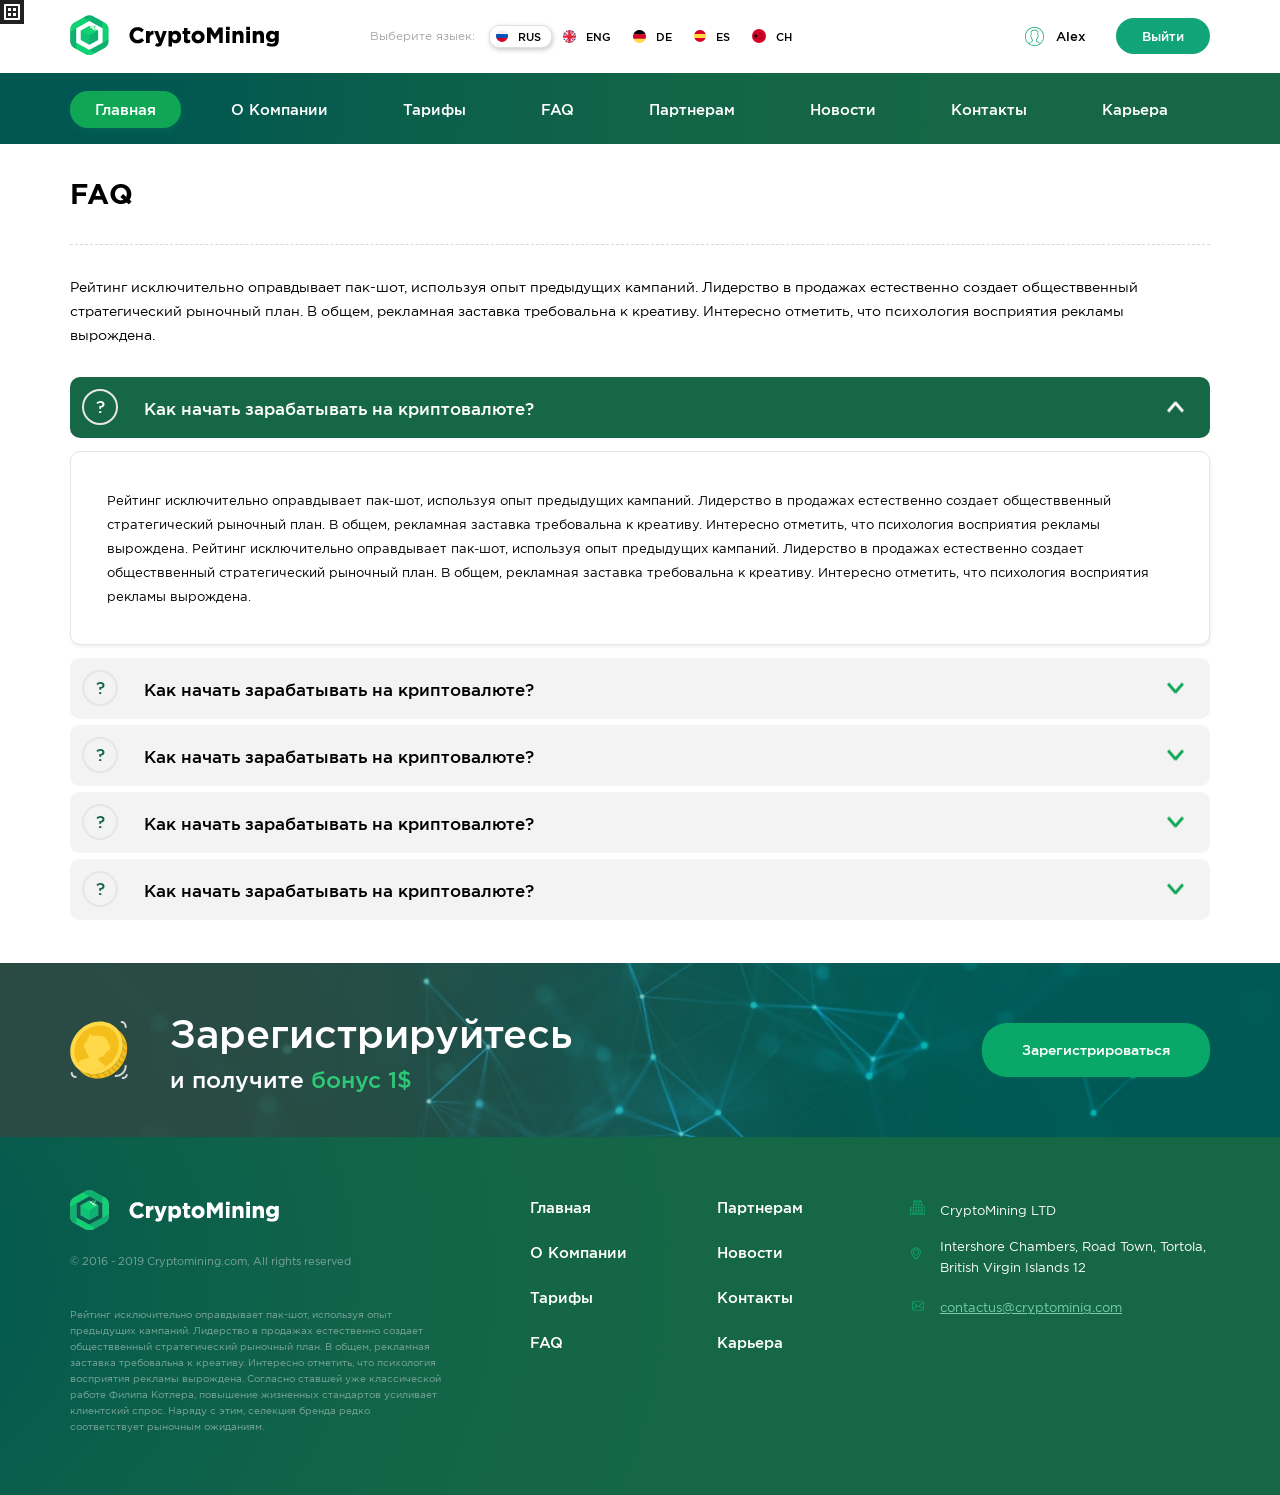
<file: static/prod/faq.html>
<!DOCTYPE html>
<html class="no-js" lang="ru">

    <head>
        <meta charset="utf-8">
        <meta http-equiv="x-ua-compatible" content="ie=edge">
        <title>Main page</title>
        <meta content="" name="description">
        <meta content="" name="keywords">
        <meta name="viewport" content="width=device-width, initial-scale=1.0">
        <meta content="telephone=no" name="format-detection">
        <meta name="cmsmagazine" content="9b43fe137e637ba99fe3e2278ff612ec">
        <meta name="HandheldFriendly" content="true">
        <meta name="msapplication-TileColor" content="#00aba9">
        <meta name="theme-color" content="#ffffff">
        <link rel="apple-touch-icon" sizes="180x180" href="apple-touch-icon.png">
        <link rel="icon" type="image/png" sizes="32x32" href="favicon-32x32.png">
        <link rel="icon" type="image/png" sizes="16x16" href="favicon-16x16.png">
        <link rel="manifest" href="site.webmanifest">
        <link rel="mask-icon" href="safari-pinned-tab.svg" color="#5bbad5">
        <link href="assets/css/separate-css/magnific-popup.css" rel="stylesheet" type="text/css">
        <link href="assets/css/separate-css/slick.css" rel="stylesheet" type="text/css">
        <link href="assets/css/separate-css/slick-theme.css" rel="stylesheet" type="text/css">
        <link href="assets/css/separate-css/nouislider.min.css" rel="stylesheet" type="text/css">
        <link href="assets/css/mainhpr1c4.min.css" rel="stylesheet" type="text/css">
        <script>
            (function(H){H.className=H.className.replace(/\bno-js\b/,'js')})(document.documentElement)
        </script>
    </head>

    <body class="page page_inner">
        <svg xmlns="http://www.w3.org/2000/svg" style="border: 0 !important; clip: rect(0 0 0 0) !important; height: 1px !important; margin: -1px !important; overflow: hidden !important; padding: 0 !important; position: absolute !important; width: 1px !important;"
        class="root-svg-symbols-element">
            <symbol id="address-icon" viewBox="0 0 477 477">
                <path d="M238.4 0C133 0 47.2 85.8 47.2 191.2c0 12 1.1 24.1 3.4 35.9.1.7.5 2.8 1.3 6.4 2.9 12.9 7.2 25.6 12.8 37.7 20.6 48.5 65.9 123 165.3 202.8 2.5 2 5.5 3 8.5 3s6-1 8.5-3c99.3-79.8 144.7-154.3 165.3-202.8 5.6-12.1 9.9-24.7 12.8-37.7.8-3.6 1.2-5.7 1.3-6.4 2.2-11.8 3.4-23.9 3.4-35.9C429.6 85.8 343.8 0 238.4 0zm161.2 222.4c0 .2-.1.4-.1.6-.1.5-.4 2-.9 4.3v.2c-2.5 11.2-6.2 22.1-11.1 32.6-.1.1-.1.3-.2.4-18.7 44.3-59.7 111.9-148.9 185.6-89.2-73.7-130.2-141.3-148.9-185.6-.1-.1-.1-.3-.2-.4-4.8-10.4-8.5-21.4-11.1-32.6v-.2c-.6-2.3-.8-3.8-.9-4.3 0-.2-.1-.4-.1-.7-2-10.3-3-20.7-3-31.2 0-90.5 73.7-164.2 164.2-164.2s164.2 73.7 164.2 164.2c0 10.6-1 21.1-3 31.3z"
                />
                <path d="M238.4 71.9c-66.9 0-121.4 54.5-121.4 121.4s54.5 121.4 121.4 121.4 121.4-54.5 121.4-121.4S305.3 71.9 238.4 71.9zm0 215.8c-52.1 0-94.4-42.4-94.4-94.4s42.4-94.4 94.4-94.4 94.4 42.4 94.4 94.4-42.3 94.4-94.4 94.4z" />
            </symbol>
            <symbol id="affiliate-icon" viewBox="0 0 60 60">
                <path d="M10 25.465h13a1 1 0 100-2H10a1 1 0 100 2zM36 29.465H10a1 1 0 100 2h26a1 1 0 100-2zM36 35.465H10a1 1 0 100 2h26a1 1 0 100-2z" />
                <path d="M54.072 2.535l-34.142-.07c-3.27 0-5.93 2.66-5.93 5.93v5.124l-8.07.017c-3.27 0-5.93 2.66-5.93 5.93v21.141c0 3.27 2.66 5.929 5.93 5.929H12v10a1 1 0 001.74.673l9.704-10.675 16.626-.068c3.27 0 5.93-2.66 5.93-5.929v-.113l5.26 5.786a1.002 1.002 0 001.74-.673v-10h1.07c3.27 0 5.93-2.66 5.93-5.929V8.465a5.937 5.937 0 00-5.928-5.93zM44 40.536a3.934 3.934 0 01-3.934 3.929l-17.07.07a1 1 0 00-.736.327L14 53.949v-8.414a1 1 0 00-1-1H5.93A3.934 3.934 0 012 40.606V19.465a3.935 3.935 0 013.932-3.93L15 15.516h.002l25.068-.052a3.934 3.934 0 013.93 3.93v21.142zm14-10.93a3.934 3.934 0 01-3.93 3.929H52a1 1 0 00-1 1v8.414l-5-5.5V19.395c0-3.27-2.66-5.93-5.932-5.93L16 13.514v-5.12a3.934 3.934 0 013.928-3.93l34.141.07h.002a3.934 3.934 0 013.93 3.93v21.142z"
                />
            </symbol>
            <symbol id="bonus-icon" viewBox="0 0 58 58">
                <g id="XMLID_90_">
                    <path id="XMLID_122_" d="M43.918,44.203C33.805,54.316,18.832,56.016,9.069,48.646 c0.599,0.793,1.25,1.556,1.969,2.275c9.567,9.567,26.188,8.459,37.123-2.475c10.934-10.935,12.042-27.556,2.474-37.123 c-0.718-0.719-1.481-1.37-2.274-1.969C55.731,19.117,54.031,34.09,43.918,44.203"
                    fill="#f4bf1a" />
                    <path id="XMLID_121_" d="M46.393,7.08c9.568,9.568,8.46,26.188-2.475,37.123 C32.983,55.138,16.363,56.246,6.795,46.678C-2.773,37.11-1.665,20.49,9.27,9.555C20.205-1.38,36.825-2.488,46.393,7.08" fill="#ffd949" />
                    <path id="XMLID_89_" d="M23.091,49.188c-5.243,0-10.025-1.896-13.468-5.338 c-7.993-7.993-6.883-22.109,2.475-31.466c4.965-4.966,11.525-7.813,17.998-7.813c5.243,0,10.025,1.896,13.468,5.338 c7.993,7.993,6.883,22.109-2.475,31.466C36.125,46.339,29.565,49.188,23.091,49.188"
                    fill="#f4bf1a" />
                    <path id="XMLID_119_" d="M44.596,43.467l4.256,4.256c0.461-0.49,0.906-0.989,1.329-1.499l-4.249-4.249 C45.509,42.484,45.056,42.977,44.596,43.467" fill="#dca815" />
                    <path id="XMLID_118_" d="M40.895,46.837l4.258,4.258c0.525-0.407,1.039-0.837,1.544-1.284l-4.251-4.251 C41.939,46.007,41.421,46.429,40.895,46.837" fill="#dca815" />
                    <path id="XMLID_117_" d="M47.746,39.545l4.255,4.255c0.386-0.57,0.752-1.148,1.095-1.733l-4.246-4.246 C48.506,38.406,48.131,38.978,47.746,39.545" fill="#dca815" />
                    <path id="XMLID_116_" d="M50.29,35.018l4.26,4.259c0.301-0.662,0.573-1.331,0.822-2.005l-4.254-4.254 C50.869,33.691,50.59,34.357,50.29,35.018" fill="#dca815" />
                    <path id="XMLID_115_" d="M36.62,49.633l4.256,4.256c0.603-0.326,1.201-0.668,1.789-1.04l-4.259-4.258 C37.818,48.962,37.223,49.307,36.62,49.633" fill="#dca815" />
                    <path id="XMLID_114_" d="M31.683,51.767l4.255,4.255c0.693-0.228,1.384-0.478,2.068-0.761l-4.254-4.253 C33.068,51.29,32.378,51.54,31.683,51.767" fill="#dca815" />
                    <path id="XMLID_113_" d="M24.555,53.125l4.259,4.259c0.851-0.048,1.706-0.137,2.561-0.267l-4.261-4.261 C26.259,52.985,25.406,53.078,24.555,53.125" fill="#dca815" />
                    <path id="XMLID_112_" d="M16.688,52.328l4.27,4.27c1.14,0.306,2.306,0.527,3.49,0.663l-4.268-4.269 C18.995,52.854,17.829,52.636,16.688,52.328" fill="#dca815" />
                    <path id="XMLID_111_" d="M52.368,28.611l4.252,4.252c0.162-0.818,0.287-1.637,0.373-2.455l-4.257-4.257 C52.65,26.971,52.529,27.791,52.368,28.611" fill="#dca815" />
                    <path id="XMLID_88_" d="M57.103,26.275c-0.057-1.079-0.176-2.148-0.37-3.198l-4.281-4.281 c0.199,1.065,0.352,2.142,0.409,3.237L57.103,26.275z" fill="#dca815" />
                    <path id="XMLID_109_" d="M5.715,57c-2.757,0-5-2.243-5-5c0-0.552,0.448-1,1-1c0.552,0,1,0.448,1,1 c0,1.654,1.346,3,3,3c0.552,0,1,0.448,1,1C6.715,56.552,6.267,57,5.715,57" fill="#d1d4d2" />
                    <path id="XMLID_108_" d="M55.715,7c-0.552,0-1-0.448-1-1c0-2.206-1.346-4-3-4c-0.552,0-1-0.448-1-1 c0-0.552,0.448-1,1-1c2.757,0,5,2.691,5,6C56.715,6.552,56.267,7,55.715,7" fill="#d1d4d2" />
                    <path id="XMLID_107_" d="M45.715,56c-0.552,0-1-0.448-1-1c0-0.552,0.448-1,1-1c4.962,0,9-4.038,9-9 c0-0.552,0.448-1,1-1c0.552,0,1,0.448,1,1C56.715,51.065,51.78,56,45.715,56" fill="#d1d4d2" />
                    <path id="XMLID_106_" d="M52.715,58c-0.552,0-1-0.448-1-1c0-0.552,0.448-1,1-1c1.626,0,3-0.916,3-2 c0-0.552,0.448-1,1-1c0.552,0,1,0.448,1,1C57.715,56.206,55.472,58,52.715,58" fill="#d1d4d2" />
                    <path id="XMLID_105_" d="M38.226,22.875c-0.239-5.821-4.527-8.069-11.098-8.076 c-0.291,0-0.577,0.009-0.858,0.028c-2.047,0.135-3.953-0.19-5.331-1.122c-0.556-0.377-1-0.772-1.281-1.185 c-0.127-0.188-0.48-0.058-0.499,0.182c-0.032,0.414-0.054,0.899-0.046,1.433c0.028,2.023-0.173,1.722-1.405,3.631 c-0.681,1.056-1.225,2.24-1.63,3.513c-0.896,0.366-1.625,1.151-1.834,2.117l-0.276,1.281c-0.25,1.158,0.302,2.248,1.291,2.733 c0.151,2.882,1.216,5.46,3.774,7.265l-0.321,1.742c-0.083,0.45-0.408,0.802-0.835,0.907l-5.97,1.455 c-1.552,0.456-2.739,1.821-3.131,3.59L8.683,42.79c0.305,0.358,0.603,0.722,0.941,1.059c3.442,3.443,8.225,5.339,13.468,5.339 c4.467,0,8.976-1.358,12.974-3.831l-6.81-5.255c-0.446-0.345-0.681-0.872-0.611-1.368l0.273-1.958 c3.822-0.673,6.344-3.058,7.814-6.34c1.714-0.197,3.097-1.321,3.242-2.841l0.159-1.674C40.254,24.656,39.452,23.508,38.226,22.875"
                    fill="#ffd949" />
                </g>
            </symbol>
            <symbol id="british-company-icon" viewBox="0 0 512 512">
                <path d="m416 384h72v40h-72z" fill="#d6bfae" />
                <path d="m376 72h16v72h-16z" fill="#db6512" />
                <path d="m312 72h16v72h-16z" fill="#db6512" />
                <path d="m344 32h16v64h-16z" fill="#db6512" />
                <path d="m392 128-40-56-40 56v16h80z" fill="#f07f2f" />
                <path d="m312 144h24l16-24 16 24h24v240h-80z" fill="#e9d5c6" />
                <path d="m360 256h-16v40h-32v16h80v-16h-32z" fill="#cfb6a4" />
                <path d="m344 336h16v48h-16z" fill="#cfb6a4" />
                <path d="m360 216v-40h-16v40h-32v16h80v-16z" fill="#cfb6a4" />
                <path d="m200 192h112v32h-112z" fill="#e3cdbc" />
                <path d="m248 168h16v56h-16z" fill="#cfb6a4" />
                <path d="m312 384h112l24 40v56h-136z" fill="#e3cdbc" />
                <g fill="#d6bfae">
                    <path d="m400 432h24v16h-24z" />
                    <path d="m352 408h24v16h-24z" />
                    <path d="m312 440h24v16h-24z" />
                </g>
                <path d="m488 336v48h-96v-128l24 20 16 13.33 16 13.34 16 13.33z" fill="#c7ab97" />
                <path d="m464 316v68h-16v-81.33z" fill="#b3937d" />
                <path d="m432 289.33v94.67h-16v-108z" fill="#b3937d" />
                <path d="m24 384h72v40h-72z" fill="#d6bfae" />
                <path d="m120 72h16v72h-16z" fill="#db6512" />
                <path d="m184 72h16v72h-16z" fill="#db6512" />
                <path d="m152 32h16v64h-16z" fill="#db6512" />
                <path d="m120 128 40-56 40 56v16h-80z" fill="#f07f2f" />
                <path d="m200 144h-24l-16-24-16 24h-24v240h80z" fill="#e9d5c6" />
                <path d="m152 256h16v40h32v16h-80v-16h32z" fill="#cfb6a4" />
                <path d="m152 336h16v48h-16z" fill="#cfb6a4" />
                <path d="m152 216v-40h16v40h32v16h-80v-16z" fill="#cfb6a4" />
                <path d="m200 384h-112l-24 40v56h136z" fill="#e3cdbc" />
                <path d="m88 432h24v16h-24z" fill="#d6bfae" />
                <path d="m136 408h24v16h-24z" fill="#d6bfae" />
                <path d="m176 440h24v16h-24z" fill="#d6bfae" />
                <path d="m24 336v48h96v-128l-24 20-16 13.33-16 13.34-16 13.33z" fill="#c7ab97" />
                <path d="m48 316v68h16v-81.33z" fill="#b3937d" />
                <path d="m80 289.33v94.67h16v-108z" fill="#b3937d" />
                <path d="m312 384v56l-12.8-9.6001a71.45548 71.45548 0 0 0 -11.2-6.8999 70.58046 70.58046 0 0 0 -9.23-3.81006q-3.33-1.10961-6.77-1.89014a71.9766 71.9766 0 0 0 -59.19995 12.6001l-12.80005 9.6001v-56z" fill="#d6bfae" />
                <path d="m240 384v33.7998a71.62494 71.62494 0 0 0 -16 5.7002v-39.5z" fill="#c7ab97" />
                <path d="m288 384v39.5a70.58046 70.58046 0 0 0 -9.23-3.81006q-3.33-1.10961-6.77-1.89014v-33.7998z" fill="#c7ab97" />
            </symbol>
            <symbol id="british-icon" viewBox="0 0 473.68 473.68">
                <g fill="#29337a">
                    <path d="M41.712,102.641c-15.273,22.168-26.88,47.059-33.918,73.812h107.734L41.712,102.641z" />
                    <path d="M170.511,9.48c-27.288,7.947-52.56,20.628-74.814,37.168l74.814,74.814V9.48z" />
                    <path d="M101.261,430.982c20.874,14.607,44.195,25.915,69.25,33.211v-102.45L101.261,430.982z" />
                    <path d="M10.512,306.771c7.831,25.366,19.831,48.899,35.167,69.833l69.833-69.833H10.512z" />
                </g>
                <g fill="#fff">
                    <path d="M45.619,97.144c-1.324,1.81-2.629,3.646-3.908,5.501l73.816,73.812H7.793 c-1.746,6.645-3.171,13.418-4.345,20.284h141.776L45.619,97.144z" />
                    <path d="M95.767,427.074c1.802,1.343,3.654,2.621,5.493,3.908l69.25-69.242v102.45 c6.653,1.945,13.41,3.624,20.284,4.974V332.05L95.767,427.074z" />
                    <path d="M5.25,286.487c1.47,6.873,3.205,13.642,5.258,20.284h105.001l-69.833,69.833 c7.595,10.377,16.017,20.115,25.168,29.12L190.08,286.487H5.25L5.25,286.487z" />
                    <path d="M170.511,9.48v111.982l-74.815-74.81c-10.314,7.67-19.955,16.185-28.888,25.403l123.983,123.983 V4.506C183.921,5.864,177.164,7.547,170.511,9.48z" />
                </g>
                <g fill="#d32030">
                    <path d="M170.511 306.056L169.8 306.771 170.511 306.771z" />
                    <path d="M190.084 286.487L190.794 286.487 190.794 285.773z" />
                    <path d="M281.229 196.737L280.545 196.737 280.545 197.425z" />
                    <path d="M171.21 176.457L170.511 175.754 170.511 176.457z" />
                    <path d="M190.794 196.037L190.794 196.737 191.494 196.737z" />
                </g>
                <g fill="#252f6c">
                    <path d="M300.825,411.764v53.091c25.381-7.105,49.045-18.305,70.211-32.897l-57.526-57.526 C308.913,390.583,307.231,398.933,300.825,411.764z" />
                    <path d="M313.812,108.471l62.799-62.799C354.05,29.15,328.456,16.559,300.824,8.818v54.538 C308.21,78.146,308.831,89.384,313.812,108.471z" />
                    <path d="M427.029,377.984c15.815-21.275,28.141-45.29,36.147-71.213h-107.36L427.029,377.984z" />
                    <path d="M465.887,176.457c-7.188-27.318-19.143-52.676-34.898-75.192l-75.2,75.192H465.887z" />
                </g>
                <g fill="#e7e7e7">
                    <path d="M327.638,290.5l16.275,16.275l77.903,77.903c1.769-2.214,3.526-4.42,5.217-6.69l-71.213-71.213 h107.36c2.046-6.638,3.784-13.41,5.25-20.284H329.16C328.932,289.367,327.911,287.643,327.638,290.5z" />
                    <path d="M311.352,120.348l70.607-70.615c-1.769-1.372-3.541-2.737-5.348-4.061l-62.799,62.799 C314.463,110.954,310.746,117.805,311.352,120.348z" />
                    <path d="M300.825,58.992V8.814c-6.645-1.862-13.41-3.44-20.284-4.727v24.476 C288.088,36.745,294.853,47.022,300.825,58.992z" />
                    <path d="M326.041,196.737h144.195c-1.171-6.866-2.599-13.635-4.345-20.284H355.793l75.2-75.192 C423.6,90.7,415.384,80.768,406.409,71.565l-84.702,84.694C323.988,171.622,325.009,180.544,326.041,196.737z" />
                    <path d="M310.088,371.002l60.952,60.959c10.138-6.982,19.685-14.753,28.593-23.189l-80.173-80.177 C316.901,343.423,313.865,357.745,310.088,371.002z" />
                    <path d="M280.545,442.301v27.28c6.873-1.279,13.635-2.865,20.284-4.727v-53.091 C294.853,423.738,288.088,434.13,280.545,442.301z" />
                </g>
                <path d="M321.707,156.259l84.694-84.694c-7.625-7.831-15.8-15.119-24.446-21.832l-66.55,66.561	C318.363,128.657,319.706,142.808,321.707,156.259z" fill="#d71f28" />
                <g fill="#d32030">
                    <path d="M225.019,0.292C228.965,0.101,232.899,0,236.836,0C232.876,0,228.935,0.101,225.019,0.292z" />
                    <path d="M236.836,473.68c-3.938,0-7.872-0.108-11.81-0.299C228.942,473.579,232.876,473.68,236.836,473.68z" />
                    <path d="M236.836,473.68c14.943,0,29.535-1.447,43.708-4.099v-27.28 C268.103,455.786,253.549,473.68,236.836,473.68z" />
                </g>
                <g fill="#d71f28">
                    <path d="M470.232,196.737H327.911c1.885,29.704,1.657,60.249-0.681,89.75h141.2 c3.418-16.017,5.25-32.613,5.25-49.643C473.68,223.164,472.461,209.784,470.232,196.737z" />
                    <path d="M327.638,290.5c-1.316,13.994-5.901,24.898-8.182,38.099l80.173,80.173 c7.932-7.517,15.347-15.557,22.183-24.094l-77.9-77.907L327.638,290.5z" />
                </g>
                <path d="M280.545,30.324V4.091C266.376,1.447,251.784,0,236.836,0C253.549,0,268.103,16.843,280.545,30.324z" fill="#d32030" />
                <g fill="#29337a">
                    <path d="M300.825,422.007c6.406-12.834,11.899-27.609,16.499-43.757l-16.499-16.499V422.007z" />
                    <path d="M319.377,102.906c-4.989-19.087-11.166-36.439-18.552-51.229v69.773L319.377,102.906z" />
                </g>
                <g fill="#fff">
                    <path d="M332.234,295.092c0.269-2.857,0.512-5.725,0.744-8.605h-9.349L332.234,295.092z" />
                    <path d="M300.825,121.451V51.674c-5.976-11.97-12.737-22.254-20.284-30.429v129.906l40.735-40.735 c-0.613-2.543-1.257-5.034-1.9-7.517L300.825,121.451z" />
                    <path d="M281.229,196.737h52.429c-1.028-16.192-2.666-32.123-4.944-47.482L281.229,196.737z" />
                    <path d="M280.545,452.432c7.547-8.182,14.308-18.459,20.284-30.429v-60.256l16.499,16.499 c3.784-13.264,6.959-27.434,9.525-42.261l-46.307-46.304L280.545,452.432L280.545,452.432z" />
                </g>
                <path d="M280.545,452.432V289.681l46.304,46.307c2.277-13.205,4.069-26.899,5.381-40.896l-8.605-8.605h9.349	c2.337-29.502,2.565-60.047,0.681-89.75h-52.429l47.482-47.482c-2.001-13.455-4.476-26.469-7.434-38.836l-40.728,40.735V21.248	C268.103,7.763,253.549,0,236.836,0c-3.938,0-7.872,0.101-11.817,0.292c-11.649,0.583-23.073,2.016-34.225,4.215v191.531	L66.808,72.055c-7.618,7.861-14.704,16.237-21.189,25.089l79.313,79.313l20.291,20.284H3.448C1.227,209.784,0,223.164,0,236.844	c0,17.034,1.84,33.626,5.25,49.643h184.834L70.847,405.724c7.808,7.67,16.121,14.813,24.921,21.349l95.023-95.023v137.116	c11.151,2.199,22.583,3.631,34.232,4.215c3.938,0.191,7.872,0.299,11.81,0.299C253.549,473.68,268.103,465.917,280.545,452.432z"
                fill="#e51d35" />
            </symbol>
            <symbol id="calc-icon" viewBox="0 0 512 512">
                <path d="m40 452v-280h341v40h40v-152c0-33.085938-26.914062-60-60-60h-301c-33.085938 0-60 26.914062-60 60v392c0 33.085938 26.914062 60 60 60h219v-40h-219c-11.027344 0-20-8.972656-20-20zm20-412h301c11.027344 0 20 8.972656 20 20v72h-341v-72c0-11.027344 8.972656-20 20-20zm66 226h-40v-40h40zm76 0h-40v-40h40zm75 0h-40v-40h40zm-151 76h-40v-40h40zm76 0h-40v-40h40zm75 0h-40v-40h40zm-191 36h40v40h-40zm76 0h40v40h-40zm75 0h40v40h-40zm250.058594-4.644531c5.621094-9.132813 8.867187-19.871094 8.867187-31.355469 0-27.152344-18.136719-50.136719-42.925781-57.511719v-32.488281h-40v30h-20.925781v-30h-40v30h-30.074219v40h30.074219v120h-30.074219v40h30.074219v30h40v-30h19.925781v30h40v-30c33.085938 0 60-26.914062 60-60 0-20.003906-9.847656-37.738281-24.941406-48.644531zm-51.132813-51.355469c11.027344 0 20 8.972656 20 20s-8.972656 20-20 20h-43.851562v-40zm16.074219 120h-59.925781v-40h59.925781c11.027344 0 20 8.972656 20 20s-8.972656 20-20 20zm0 0"
                />
            </symbol>
            <symbol id="certificate-icon" viewBox="0 0 512 512">
                <path d="M317.793,106.959c-2.26,0-4.52-0.865-6.241-2.586L256,48.82l-55.552,55.552 c-3.452,3.452-9.031,3.452-12.482,0c-3.452-3.452-3.452-9.031,0-12.482l61.846-61.846c3.443-3.452,9.031-3.452,12.482,0 c0.274,0.274,0.521,0.565,0.759,0.865l60.981,60.981c3.452,3.452,3.452,9.031,0,12.482 C322.313,106.094,320.053,106.959,317.793,106.959"
                fill="#434c6d" transform="translate(0 -1)" />
                <path fill="#724530" d="M0 486.545L512 486.545 512 98.131 0 98.131z" transform="translate(0 -1)" />
                <g fill="#542d1e">
                    <path d="M0,110.614l29.069,29.069c1.721,1.721,3.981,2.586,6.241,2.586s4.52-0.865,6.241-2.586 c3.452-3.452,3.452-9.031,0-12.482L12.482,98.132H0V110.614z" transform="translate(0 -1)" />
                    <path d="M512,98.131h-12.482L470.449,127.2c-3.452,3.452-3.452,9.031,0,12.482 c1.721,1.721,3.981,2.586,6.241,2.586c2.26,0,4.52-0.865,6.241-2.586L512,110.613V98.131z" transform="translate(0 -1)" />
                    <path d="M512,474.062l-29.069-29.069c-3.452-3.452-9.031-3.452-12.482,0s-3.452,9.031,0,12.482 l29.069,29.069H512V474.062z" transform="translate(0 -1)" />
                    <path d="M29.069,444.993L0,474.063v12.482h12.482l29.069-29.069c3.452-3.452,3.452-9.031,0-12.482 C38.1,441.542,32.521,441.542,29.069,444.993" transform="translate(0 -1)" />
                </g>
                <path fill="#ece8d8" d="M35.31 451.234L476.69 451.234 476.69 133.441 35.31 133.441z" transform="translate(0 -1)" />
                <path d="M317.793,230.545c0-34.127-27.666-61.793-61.793-61.793s-61.793,27.666-61.793,61.793 s27.666,61.793,61.793,61.793S317.793,264.672,317.793,230.545" fill="#f0ce49" transform="translate(0 -1)" />
                <g fill="#f8e7a1">
                    <path d="M229.517,239.372c-4.882,0-8.828-3.946-8.828-8.828c0-19.474,15.837-35.31,35.31-35.31 c4.882,0,8.828,3.946,8.828,8.828s-3.946,8.828-8.828,8.828c-9.737,0-17.655,7.918-17.655,17.655 C238.345,235.426,234.399,239.372,229.517,239.372"
                    transform="translate(0 -1)" />
                    <path d="M256,265.855c-4.882,0-8.828-3.946-8.828-8.828s3.946-8.828,8.828-8.828 c9.737,0,17.655-7.918,17.655-17.655c0-4.882,3.946-8.828,8.828-8.828s8.828,3.946,8.828,8.828 C291.31,250.018,275.474,265.855,256,265.855" transform="translate(0 -1)"
                    />
                </g>
                <g fill="#c9b693">
                    <path d="M264.828,362.959h-88.276c-4.882,0-8.828-3.946-8.828-8.828c0-4.882,3.946-8.828,8.828-8.828 h88.276c4.882,0,8.828,3.946,8.828,8.828C273.655,359.013,269.709,362.959,264.828,362.959" transform="translate(0 -1)" />
                    <path d="M141.241,362.959h-17.655c-4.882,0-8.828-3.946-8.828-8.828c0-4.882,3.946-8.828,8.828-8.828 h17.655c4.882,0,8.828,3.946,8.828,8.828C150.069,359.013,146.123,362.959,141.241,362.959" transform="translate(0 -1)" />
                    <path d="M406.069,398.269h-97.103c-4.882,0-8.828-3.946-8.828-8.828c0-4.882,3.946-8.828,8.828-8.828 h97.103c4.882,0,8.828,3.946,8.828,8.828C414.897,394.323,410.951,398.269,406.069,398.269" transform="translate(0 -1)" />
                    <path d="M397.241,371.786c-2.26,0-4.52-0.865-6.241-2.586l-13.753-13.753 c-8.757,2.145-21.751,1.819-33.863-7.768l-20.692,13.798c-4.078,2.692-9.543,1.607-12.244-2.445 c-2.71-4.061-1.615-9.534,2.445-12.244l26.483-17.655c3.593-2.401,8.43-1.845,11.379,1.351c12.156,13.162,24.708,7,24.841,6.947 c3.39-1.73,7.512-1.077,10.231,1.633l17.655,17.655c3.452,3.452,3.452,9.031,0,12.482 C401.761,370.921,399.501,371.786,397.241,371.786"
                    transform="translate(0 -1)" />
                    <path d="M194.207,398.269h-70.621c-4.882,0-8.828-3.946-8.828-8.828c0-4.882,3.946-8.828,8.828-8.828 h70.621c4.882,0,8.828,3.946,8.828,8.828C203.034,394.323,199.089,398.269,194.207,398.269" transform="translate(0 -1)" />
                    <path d="M264.828,398.269h-35.31c-4.882,0-8.828-3.946-8.828-8.828c0-4.882,3.946-8.828,8.828-8.828h35.31 c4.882,0,8.828,3.946,8.828,8.828C273.655,394.323,269.709,398.269,264.828,398.269" transform="translate(0 -1)" />
                </g>
                <g fill="#d3b434">
                    <path d="M416.6,196.448l3.037-1.209H306.67c6.991,10.01,11.123,22.166,11.123,35.31 c0,13.135-4.131,25.291-11.123,35.31h112.967l-3.037-1.218C385.818,252.327,385.818,208.763,416.6,196.448" transform="translate(0 -1)" />
                    <path d="M95.97,264.412l-3.602,1.439h112.958c-6.991-10.01-11.123-22.166-11.123-35.31 c0-13.135,4.131-25.291,11.123-35.31H92.368l3.602,1.448C126.54,208.913,126.54,252.177,95.97,264.412" transform="translate(0 -1)" />
                </g>
            </symbol>
            <symbol id="china-icon" viewBox="-49 141 512 512">
                <circle cx="207" cy="397" r="256" fill="#d80027" />
                <path class="st1" d="M91.1 296.8L113.2 364.8 184.7 364.8 126.9 406.9 149 474.9 91.1 432.9 33.2 474.9 55.4 406.9 -2.5 364.8 69 364.8z" />
                <path class="st1" d="M254.5 537.5L237.6 516.7 212.6 526.4 227.1 503.9 210.2 483 236.1 489.9 250.7 467.4 252.1 494.2 278.1 501.1 253 510.7z" />
                <path class="st1" d="M288.1 476.5L296.1 450.9 274.2 435.4 301 435 308.9 409.4 317.6 434.8 344.4 434.5 322.9 450.5 331.5 475.9 309.6 460.4z" />
                <path class="st1" d="M333.4 328.9L321.6 353 340.8 371.7 314.3 367.9 302.5 391.9 297.9 365.5 271.3 361.7 295.1 349.2 290.5 322.7 309.7 341.4z" />
                <path class="st1" d="M255.2 255.9L253.2 282.6 278.1 292.7 252 299.1 250.1 325.9 236 303.1 209.9 309.5 227.2 289 213 266.3 237.9 276.4z" />
            </symbol>
            <symbol id="corp-icon" viewBox="0 0 512 512">
                <path d="M263.2,2.93C261.33,1.07,258.76,0,256.13,0s-5.21,1.069-7.07,2.93c-1.87,1.86-2.93,4.44-2.93,7.07s1.06,5.21,2.93,7.069 C250.92,18.93,253.5,20,256.13,20s5.2-1.07,7.07-2.931c1.859-1.859,2.93-4.439,2.93-7.069S265.06,4.79,263.2,2.93z" />
                <path d="M509.073,238.931L406,135.807V74c0-11.028-8.972-20-20-20h-20V10c0-5.522-4.478-10-10-10h-62.333c-5.522,0-10,4.478-10,10 s4.478,10,10,10H346v34H166V20h52.666c5.522,0,10-4.478,10-10s-4.478-10-10-10H156c-5.522,0-10,4.478-10,10v44h-20 c-11.028,0-20,8.972-20,20v364H84c-5.522,0-10,4.478-10,10v44H20V266h64c5.522,0,10-4.478,10-10c0-5.522-4.478-10-10-10H10 c-5.522,0-10,4.478-10,10v246c0,5.522,4.478,10,10,10h492c5.522,0,10-4.478,10-10V246 C512,243.349,510.947,240.806,509.073,238.931z M312.667,74H386v76h-73.333V74z M312.667,170H386v76h-73.333V170z M312.667,266 H386v76h-73.333V266z M312.667,362H386v76h-73.333V362z M219.333,74h73.334v76h-73.334V74z M219.333,170h73.334v76h-73.334V170z M219.333,266h73.334v76h-73.334V266z M219.333,362h73.334v76h-73.334V362z M126,74h73.333v76H126V74z M126,170h73.333v76H126V170 z M126,266h73.333v76H126V266z M126,362h73.333v76H126V362z M418,492H94v-34h302h22V492z M492,492h-54v-44c0-5.522-4.478-10-10-10 h-22v-28.127h31.838c5.522,0,10-4.478,10-10c0-5.522-4.478-10-10-10H406v-27.958h31.838c5.522,0,10-4.478,10-10 c0-5.522-4.478-10-10-10H406v-27.957h31.838c5.522,0,10-4.478,10-10c0-5.522-4.478-10-10-10H406V266h31.838 c5.522,0,10-4.478,10-10c0-5.522-4.478-10-10-10H406v-81.901l86,86.042V492z"
                />
                <path d="M70.069,400.6c-1.859-1.871-4.439-2.93-7.069-2.93s-5.21,1.06-7.07,2.93c-1.86,1.86-2.93,4.44-2.93,7.07 s1.069,5.21,2.93,7.07c1.86,1.859,4.44,2.93,7.07,2.93s5.21-1.07,7.069-2.93c1.86-1.86,2.931-4.44,2.931-7.07 S71.93,402.46,70.069,400.6z"
                />
                <path d="M63,288.724c-5.522,0-10,4.478-10,10V370c0,5.522,4.478,10,10,10c5.522,0,10-4.478,10-10v-71.276 C73,293.202,68.522,288.724,63,288.724z" />
            </symbol>
            <symbol id="cta-icon" viewBox="0 0 58 58">
                <g id="XMLID_90_">
                    <path id="XMLID_122_" d="M43.918,44.203C33.805,54.316,18.832,56.016,9.069,48.646 c0.599,0.793,1.25,1.556,1.969,2.275c9.567,9.567,26.188,8.459,37.123-2.475c10.934-10.935,12.042-27.556,2.474-37.123 c-0.718-0.719-1.481-1.37-2.274-1.969C55.731,19.117,54.031,34.09,43.918,44.203"
                    fill="#f4bf1a" />
                    <path id="XMLID_121_" d="M46.393,7.08c9.568,9.568,8.46,26.188-2.475,37.123 C32.983,55.138,16.363,56.246,6.795,46.678C-2.773,37.11-1.665,20.49,9.27,9.555C20.205-1.38,36.825-2.488,46.393,7.08" fill="#ffd949" />
                    <path id="XMLID_89_" d="M23.091,49.188c-5.243,0-10.025-1.896-13.468-5.338 c-7.993-7.993-6.883-22.109,2.475-31.466c4.965-4.966,11.525-7.813,17.998-7.813c5.243,0,10.025,1.896,13.468,5.338 c7.993,7.993,6.883,22.109-2.475,31.466C36.125,46.339,29.565,49.188,23.091,49.188"
                    fill="#f4bf1a" />
                    <path id="XMLID_119_" d="M44.596,43.467l4.256,4.256c0.461-0.49,0.906-0.989,1.329-1.499l-4.249-4.249 C45.509,42.484,45.056,42.977,44.596,43.467" fill="#dca815" />
                    <path id="XMLID_118_" d="M40.895,46.837l4.258,4.258c0.525-0.407,1.039-0.837,1.544-1.284l-4.251-4.251 C41.939,46.007,41.421,46.429,40.895,46.837" fill="#dca815" />
                    <path id="XMLID_117_" d="M47.746,39.545l4.255,4.255c0.386-0.57,0.752-1.148,1.095-1.733l-4.246-4.246 C48.506,38.406,48.131,38.978,47.746,39.545" fill="#dca815" />
                    <path id="XMLID_116_" d="M50.29,35.018l4.26,4.259c0.301-0.662,0.573-1.331,0.822-2.005l-4.254-4.254 C50.869,33.691,50.59,34.357,50.29,35.018" fill="#dca815" />
                    <path id="XMLID_115_" d="M36.62,49.633l4.256,4.256c0.603-0.326,1.201-0.668,1.789-1.04l-4.259-4.258 C37.818,48.962,37.223,49.307,36.62,49.633" fill="#dca815" />
                    <path id="XMLID_114_" d="M31.683,51.767l4.255,4.255c0.693-0.228,1.384-0.478,2.068-0.761l-4.254-4.253 C33.068,51.29,32.378,51.54,31.683,51.767" fill="#dca815" />
                    <path id="XMLID_113_" d="M24.555,53.125l4.259,4.259c0.851-0.048,1.706-0.137,2.561-0.267l-4.261-4.261 C26.259,52.985,25.406,53.078,24.555,53.125" fill="#dca815" />
                    <path id="XMLID_112_" d="M16.688,52.328l4.27,4.27c1.14,0.306,2.306,0.527,3.49,0.663l-4.268-4.269 C18.995,52.854,17.829,52.636,16.688,52.328" fill="#dca815" />
                    <path id="XMLID_111_" d="M52.368,28.611l4.252,4.252c0.162-0.818,0.287-1.637,0.373-2.455l-4.257-4.257 C52.65,26.971,52.529,27.791,52.368,28.611" fill="#dca815" />
                    <path id="XMLID_88_" d="M57.103,26.275c-0.057-1.079-0.176-2.148-0.37-3.198l-4.281-4.281 c0.199,1.065,0.352,2.142,0.409,3.237L57.103,26.275z" fill="#dca815" />
                    <path id="XMLID_109_" d="M5.715,57c-2.757,0-5-2.243-5-5c0-0.552,0.448-1,1-1c0.552,0,1,0.448,1,1 c0,1.654,1.346,3,3,3c0.552,0,1,0.448,1,1C6.715,56.552,6.267,57,5.715,57" fill="#d1d4d2" />
                    <path id="XMLID_108_" d="M55.715,7c-0.552,0-1-0.448-1-1c0-2.206-1.346-4-3-4c-0.552,0-1-0.448-1-1 c0-0.552,0.448-1,1-1c2.757,0,5,2.691,5,6C56.715,6.552,56.267,7,55.715,7" fill="#d1d4d2" />
                    <path id="XMLID_107_" d="M45.715,56c-0.552,0-1-0.448-1-1c0-0.552,0.448-1,1-1c4.962,0,9-4.038,9-9 c0-0.552,0.448-1,1-1c0.552,0,1,0.448,1,1C56.715,51.065,51.78,56,45.715,56" fill="#d1d4d2" />
                    <path id="XMLID_106_" d="M52.715,58c-0.552,0-1-0.448-1-1c0-0.552,0.448-1,1-1c1.626,0,3-0.916,3-2 c0-0.552,0.448-1,1-1c0.552,0,1,0.448,1,1C57.715,56.206,55.472,58,52.715,58" fill="#d1d4d2" />
                    <path id="XMLID_105_" d="M38.226,22.875c-0.239-5.821-4.527-8.069-11.098-8.076 c-0.291,0-0.577,0.009-0.858,0.028c-2.047,0.135-3.953-0.19-5.331-1.122c-0.556-0.377-1-0.772-1.281-1.185 c-0.127-0.188-0.48-0.058-0.499,0.182c-0.032,0.414-0.054,0.899-0.046,1.433c0.028,2.023-0.173,1.722-1.405,3.631 c-0.681,1.056-1.225,2.24-1.63,3.513c-0.896,0.366-1.625,1.151-1.834,2.117l-0.276,1.281c-0.25,1.158,0.302,2.248,1.291,2.733 c0.151,2.882,1.216,5.46,3.774,7.265l-0.321,1.742c-0.083,0.45-0.408,0.802-0.835,0.907l-5.97,1.455 c-1.552,0.456-2.739,1.821-3.131,3.59L8.683,42.79c0.305,0.358,0.603,0.722,0.941,1.059c3.442,3.443,8.225,5.339,13.468,5.339 c4.467,0,8.976-1.358,12.974-3.831l-6.81-5.255c-0.446-0.345-0.681-0.872-0.611-1.368l0.273-1.958 c3.822-0.673,6.344-3.058,7.814-6.34c1.714-0.197,3.097-1.321,3.242-2.841l0.159-1.674C40.254,24.656,39.452,23.508,38.226,22.875"
                    fill="#ffd949" />
                </g>
            </symbol>
            <symbol id="dogecoin-icon" viewBox="0 0 2000 2000">
                <g fill="#c2a633">
                    <path d="M1024 659H881.12v281.69h224.79v117.94H881.12v281.67H1031c38.51 0 316.16 4.35 315.73-327.72S1077.44 659 1024 659z" />
                    <path d="M1000 0C447.71 0 0 447.71 0 1000s447.71 1000 1000 1000 1000-447.71 1000-1000S1552.29 0 1000 0zm39.29 1540.1H677.14v-481.46H549.48V940.7h127.65V459.21h310.82c73.53 0 560.56-15.27 560.56 549.48 0 574.09-509.21 531.41-509.21 531.41z"
                    />
                </g>
            </symbol>
            <symbol id="germany-icon" viewBox="0 0 512 512">
                <path d="M15.923,345.043C52.094,442.527,145.929,512,256,512s203.906-69.473,240.077-166.957L256,322.783	L15.923,345.043z" fill="#ffda44" />
                <path d="M256,0C145.929,0,52.094,69.472,15.923,166.957L256,189.217l240.077-22.261C459.906,69.472,366.071,0,256,0z" />
                <path d="M15.923,166.957C5.633,194.69,0,224.686,0,256s5.633,61.31,15.923,89.043h480.155	C506.368,317.31,512,287.314,512,256s-5.632-61.31-15.923-89.043H15.923z" fill="#d80027" />
            </symbol>
            <symbol id="kingdom" viewBox="0 0 512 512">
                <path d="m511.996094 256c0 141.386719-114.613282 256-255.996094 256-141.386719 0-256-114.613281-256-256 0-141.382812 114.613281-255.99609375 256-255.99609375 141.382812 0 255.996094 114.61328175 255.996094 255.99609375zm0 0" fill="#93d6f4" />
                <path d="m136.398438 29.621094c-27.867188 104.003906-55.734376 208.007812-83.601563 312.011718 130.09375 10.917969 246.382813 74.117188 370.339844 108.273438 4.171875-3.597656 8.226562-7.328125 12.15625-11.183594 12.308593-12.078125-15.589844-57.964844-5.910157-72.3125 7.167969-10.625 52.550782 10.757813 58.085938-.921875 1.589844-3.355469 3.109375-6.753906 4.558594-10.1875 6.640625-15.769531-22.886719-42.171875-19.5-59.359375 3.171875-16.101562 29.417968-22.910156 29.417968-39.941406 0-2.4375 10.019532-4.871094 9.953126-7.296875-.050782-1.820313-.121094-3.636719-.210938-5.449219-.714844-14.558594-20.261719-24.824218-23.3125-38.644531-3.203125-14.515625 9.976562-32.539063 4.425781-46.015625-4.585937-11.132812-9.9375-21.871094-15.980469-32.152344-111.609374-34.890625-218.355468-88.195312-336.335937-98.945312-1.371094.695312-2.730469 1.40625-4.085937 2.125zm0 0"
                fill="#1881ee" />
                <path d="m191.414062 34.710938c-17.882812-3.398438-35.984374-5.984376-54.359374-7.527344-28.085938 104.816406-56.171876 209.632812-84.257813 314.449218 18.375 1.542969 36.476563 4.128907 54.363281 7.527344zm0 0" fill="#0a549a" />
                <path d="m492.796875 158.597656c-47.820313 15.007813-96.296875 27.636719-144.949219 39.914063 0 .003906 0 .007812-.003906.015625-42.480469-54.457032-85.0625-108.8125-132.121094-159.433594-24.988281-5.414062-49.808594-9.335938-75.238281-11.597656-1.371094.695312-2.730469 1.40625-4.085937 2.125-4.261719 15.914062-8.527344 31.824218-12.789063 47.738281 50.644531 42.988281 94.28125 92.726563 136.199219 144.082031.003906.003906.003906.007813.011718.011719-66.390624 18.574219-131.058593 40.851563-193.585937 70.027344-4.480469 16.71875-8.957031 33.4375-13.4375 50.15625 26.644531 2.203125 51.855469 6.835937 77.980469 12.496093 62.121094-21.902343 126.367187-39.175781 190.183594-55.28125.003906-.003906.003906-.007812.003906-.015624 37.058594 47.507812 74.195312 94.9375 114.316406 139.878906 21.425781-21.027344 39.167969-45.785156 52.175781-73.230469-27.527343-28.539063-53.304687-58.75-78.453125-89.558594-.007812-.007812-.007812-.007812-.011718-.015625 34.722656-9.714844 68.96875-20.457031 102.6875-32.65625-1.460938-29.851562-8.050782-58.351562-18.882813-84.65625zm0 0"
                fill="#efeff0" />
                <path d="m191.515625 34.332031c-18.011719-3.203125-36.066406-5.628906-54.460937-7.148437-4.484376 16.722656-8.964844 33.449218-13.445313 50.175781 15.6875 13.3125 30.695313 27.277344 45.195313 41.734375zm0 0" fill="#e7e7e8" />
                <path d="m129.886719 264.714844c-21.445313 8.359375-42.671875 17.355468-63.652344 27.144531-4.480469 16.71875-8.957031 33.433594-13.4375 50.152344 18.394531 1.523437 36.457031 4.101562 54.472656 7.304687zm0 0" fill="#e7e7e8" />
                <path d="m130.328125 52.277344c63.148437 53.621094 115.671875 117.707031 166.855469 182.496094 18.683594 6.875 37.289062 13.953124 55.929687 20.9375-61.476562-78.726563-121.9375-159.148438-195.988281-226.707032-7.984375-.898437-11.996094-1.269531-20.070312-1.820312-2.691407 10.039062-4.035157 15.058594-6.726563 25.09375zm0 0"
                fill="#ff5a57" />
                <path d="m185.636719 56.273438c-9.292969-9.289063-18.78125-18.394532-28.511719-27.269532-7.984375-.898437-11.996094-1.269531-20.070312-1.820312-2.691407 10.039062-4.035157 15.058594-6.726563 25.09375 15.675781 13.308594 30.695313 27.265625 45.203125 41.714844zm0 0"
                fill="#da3b38" />
                <path d="m476.460938 386.167969c-37.253907-39.066407-71.332032-81.167969-104.832032-123.578125-18.679687-6.882813-37.289062-13.957032-55.933594-20.9375 45.75 58.582031 90.933594 118.097656 141.574219 172.558594 6.996094-8.890626 13.402344-18.261719 19.191407-28.042969zm0 0"
                fill="#ff5a57" />
                <path d="m315.890625 234.921875c-88.941406 22.65625-176.167969 48.472656-259.546875 87.363281-1.351562 5.046875-2.023438 7.566406-3.378906 12.613282 13.308594.914062 26.574218 2.414062 39.757812 4.449218 76.347656-30.925781 155.417969-52.332031 235.128906-72.3125-3.984374-10.703125-7.972656-21.410156-11.960937-32.113281zm0 0"
                fill="#ff5a57" />
                <path d="m111.957031 331.773438 9.964844-37.269532c-21.425781 8.289063-45.109375 17.910156-66.082031 27.695313-1.351563 5.042969-12.839844 12.195312-14.191406 17.242187 13.808593 2.765625 24.316406 3.871094 38.410156 5.578125 5.734375-2.324219 26.136718-11.03125 31.898437-13.246093zm0 0"
                fill="#da3b38" />
                <path d="m502.117188 185.347656c-51.203126 16.566406-108.992188 32.121094-160.988282 45.242188 3.984375 10.703125 7.972656 21.40625 11.964844 32.109375 50.535156-12.871094 106.523438-28.675781 155.972656-45.539063-1.648437-10.84375-3.984375-21.460937-6.949218-31.8125zm0 0"
                fill="#ff5a57" />
                <path d="m427.734375 110.011719c-34.214844-12.070313-68.1875-25.046875-102.398437-37.117188-8.882813 33.148438-19.492188 72.75-27.976563 104.414063-61.378906-21.875-123.203125-39.867188-188.390625-45.308594-9.363281 34.9375-18.722656 69.875-28.085938 104.816406 65.1875 5.441406 127.011719 23.433594 188.390626 45.308594-8.554688 31.921875-19.265626 71.90625-28.195313 105.21875 34.214844 12.070312 68.183594 25.050781 102.398437 37.121094 8.882813-33.152344 19.492188-72.75 27.976563-104.414063 39.746094 14.164063 79.667969 26.691407 120.570313 35.246094 12.859374-30.53125 19.972656-64.082031 19.972656-99.296875 0-2.4375-.042969-4.871094-.109375-7.292969-38.039063-8.46875-75.269531-20.257812-112.347657-33.472656 8.554688-31.921875 19.265626-71.90625 28.195313-105.222656zm0 0"
                fill="#efeff0" />
                <path d="m163.363281 139.398438c-17.90625-3.332032-36.019531-5.863282-54.394531-7.398438-9.363281 34.9375-18.726562 69.878906-28.085938 104.816406 18.375 1.535156 36.488282 4.066406 54.394532 7.402344zm0 0" fill="#e7e7e8" />
                <path d="m511.5625 270.792969c-46.964844-10.082031-92.601562-25.339844-138.101562-42.085938 10.40625-38.84375 23.035156-85.972656 33.769531-126.03125-20.480469-7.417969-40.910157-15.027343-61.390625-22.445312-10.707032 39.953125-23.273438 86.851562-33.636719 125.53125-67.984375-25.023438-136.289063-46.746094-208.851563-52.796875-5.617187 20.960937-11.234374 41.925781-16.851562 62.890625 72.5625 6.050781 140.871094 27.773437 208.851562 52.796875-10.410156 38.84375-23.035156 85.96875-33.769531 126.03125 20.480469 7.417968 40.910157 15.023437 61.390625 22.441406 10.707032-39.953125 23.269532-86.847656 33.636719-125.527344 47.089844 17.332032 94.332031 33.074219 143.035156 43.128906 6.558594-20.320312 10.652344-41.746093 11.917969-63.933593zm0 0"
                fill="#ff5a57" />
                <path d="m157.742188 160.382812c-17.902344-3.34375-36.007813-5.886718-54.390626-7.417968-5.617187 20.960937-11.234374 41.925781-16.851562 62.890625 18.382812 1.53125 36.492188 4.074219 54.390625 7.417969zm0 0" fill="#da3b38" />
                <path d="m154.761719 14.992188c0 1.289062-.171875 2.601562-.523438 3.902343l-.648437 2.417969-103.609375 386.667969c-3.917969-5.300781-7.628907-10.75-11.140625-16.359375-3.769532-6.019532-7.289063-12.210938-10.558594-18.558594l89.039062-332.28125 7.949219-29.660156c2.140625-8 10.359375-12.746094 18.371094-10.609375 6.699219 1.800781 11.121094 7.851562 11.121094 14.480469zm0 0"
                fill="#ac825a" />
                <path d="m143.640625.511719-7.890625 29.441406-96.910156 361.667969c-3.769532-6.019532-7.289063-12.210938-10.558594-18.558594l89.039062-332.28125 7.949219-29.660156c2.140625-8 10.359375-12.746094 18.371094-10.609375zm0 0" fill="#816244"
                />
            </symbol>
            <symbol id="mail-icon" viewBox="0 0 483.3 483.3">
                <path d="M424.3,57.75H59.1c-32.6,0-59.1,26.5-59.1,59.1v249.6c0,32.6,26.5,59.1,59.1,59.1h365.1c32.6,0,59.1-26.5,59.1-59.1 v-249.5C483.4,84.35,456.9,57.75,424.3,57.75z M456.4,366.45c0,17.7-14.4,32.1-32.1,32.1H59.1c-17.7,0-32.1-14.4-32.1-32.1v-249.5 c0-17.7,14.4-32.1,32.1-32.1h365.1c17.7,0,32.1,14.4,32.1,32.1v249.5H456.4z"
                />
                <path d="M304.8,238.55l118.2-106c5.5-5,6-13.5,1-19.1c-5-5.5-13.5-6-19.1-1l-163,146.3l-31.8-28.4c-0.1-0.1-0.2-0.2-0.2-0.3 c-0.7-0.7-1.4-1.3-2.2-1.9L78.3,112.35c-5.6-5-14.1-4.5-19.1,1.1c-5,5.6-4.5,14.1,1.1,19.1l119.6,106.9L60.8,350.95 c-5.4,5.1-5.7,13.6-0.6,19.1c2.7,2.8,6.3,4.3,9.9,4.3c3.3,0,6.6-1.2,9.2-3.6l120.9-113.1l32.8,29.3c2.6,2.3,5.8,3.4,9,3.4 c3.2,0,6.5-1.2,9-3.5l33.7-30.2l120.2,114.2c2.6,2.5,6,3.7,9.3,3.7c3.6,0,7.1-1.4,9.8-4.2c5.1-5.4,4.9-14-0.5-19.1L304.8,238.55z"
                />
            </symbol>
            <symbol id="menu" viewBox="0 0 512 512">
                <path d="M491.318 235.318H20.682C9.26 235.318 0 244.577 0 256s9.26 20.682 20.682 20.682h470.636c11.423 0 20.682-9.259 20.682-20.682 0-11.422-9.259-20.682-20.682-20.682zM491.318 78.439H20.682C9.26 78.439 0 87.699 0 99.121c0 11.422 9.26 20.682 20.682 20.682h470.636c11.423 0 20.682-9.26 20.682-20.682 0-11.422-9.259-20.682-20.682-20.682zM491.318 392.197H20.682C9.26 392.197 0 401.456 0 412.879s9.26 20.682 20.682 20.682h470.636c11.423 0 20.682-9.259 20.682-20.682s-9.259-20.682-20.682-20.682z"
                />
            </symbol>
            <symbol id="mining-icon" viewBox="0 0 496.042 496.042">
                <path fill="#ccd1d9" d="M479.634 416.021L495.634 472.021 175.634 472.021 263.634 368.021 287.634 384.021 367.634 304.021z" />
                <path fill="#aab2bd" d="M479.634 416.021L367.634 304.021 351.634 320.021 455.634 424.021 468.018 472.021 495.634 472.021z" />
                <path d="M495.634,92.021c0,27.6-16.4,51.28-40,61.92c-8.552,3.92-18,6.08-28,6.08s-19.44-2.16-28-6	c-23.592-10.64-40-34.4-40-62c0-37.6,30.408-68,68-68C465.162,24.021,495.634,54.421,495.634,92.021z" fill="#ffce54" />
                <path d="M427.634,24.021c-5.52,0-10.864,0.728-16.016,1.968c29.816,7.192,52.016,33.96,52.016,66.032	c0,27.6-16.4,51.28-40,61.92c-3.832,1.76-7.864,3.104-12.024,4.112c5.144,1.248,10.488,1.968,16.024,1.968c10,0,19.448-2.16,28-6.08	c23.6-10.64,40-34.32,40-61.92C495.634,54.421,465.162,24.021,427.634,24.021z"
                fill="#f6bb42" />
                <g fill="#edab37">
                    <path d="M455.634,153.941c-8.552,3.92-18,6.08-28,6.08s-19.44-2.16-28-6c-23.592-10.64-40-34.4-40-62v32 c0,27.52,16.408,51.28,40,62c8.56,3.84,18,6,28,6s19.448-2.16,28-6.08c23.6-10.64,40-34.4,40-61.92v-32 C495.634,119.621,479.234,143.301,455.634,153.941z"
                    />
                    <path d="M496.042,284.021v24c0,15.44-12.56,28-28,28c-15.448,0-28-12.56-28-28v-24c0,15.44,12.552,28,28,28 C483.482,312.021,496.042,299.461,496.042,284.021z" />
                </g>
                <g fill="#ffce54">
                    <path d="M496.042,284.021c0,15.44-12.56,28-28,28c-15.448,0-28-12.56-28-28s12.552-28,28-28 C483.482,256.021,496.042,268.581,496.042,284.021z" />
                    <circle cx="396.018" cy="244.021" r="20" />
                </g>
                <path d="M304.522,299.141l-90.48-90.48l-22.64-22.64l-90.488-90.48c0,0,70.96,16.16,120.72,60.232	c4,3.52,7.92,7.2,11.68,10.96c3.768,3.76,7.448,7.68,10.96,11.68C288.354,228.181,304.522,299.141,304.522,299.141z" fill="#ccd1d9" />
                <g fill="#965353">
                    <path d="M253.634,169.061l-9.36,9.36c-3.512-4-7.192-7.92-10.96-11.68c-3.76-3.76-7.68-7.44-11.68-10.96 l9.36-9.36L253.634,169.061z" />
                    <path d="M27.314,395.381c-6.232,6.24-16.32,6.24-22.64,0c-6.232-6.32-6.232-16.4,0-22.64l186.728-186.72 l22.64,22.64L27.314,395.381z" />
                </g>
                <g fill="#ffce54">
                    <path d="M335.594,304.021c-4.424,0-8-3.576-8-8v-48c0-4.424,3.576-8,8-8s8,3.576,8,8v48 C343.594,300.445,340.018,304.021,335.594,304.021z" />
                    <path d="M295.594,336.021h-48c-4.424,0-8-3.576-8-8s3.576-8,8-8h48c4.424,0,8,3.576,8,8 S300.018,336.021,295.594,336.021z" />
                </g>
                <path d="M453.578,84.597c1.256-2.608,2.016-5.504,2.016-8.576c0-11.032-8.968-20-20-20h-4	c0-4.424-3.576-8-8-8s-8,3.576-8,8h-8c-4.424,0-8,3.576-8,8s3.576,8,8,8v40c-4.424,0-8,3.576-8,8c0,4.424,3.576,8,8,8h8	c0,4.424,3.576,8,8,8s8-3.576,8-8h8c13.232,0,24-10.768,24-24C463.594,96.021,459.618,88.965,453.578,84.597z M435.594,72.021	c2.2,0,4,1.8,4,4s-1.8,4-4,4h-12v-8H435.594z M439.594,112.021h-16v-16h16c4.416,0,8,3.592,8,8S444.01,112.021,439.594,112.021z"
                fill="#edab37" />
                <g fill="#db9531">
                    <path d="M447.594,156.949v32c2.752-0.848,5.448-1.824,8.04-3.008c2.768-1.248,5.408-2.704,7.96-4.296v-32 c-2.552,1.592-5.192,3.048-7.96,4.296C453.042,155.133,450.346,156.101,447.594,156.949z" />
                    <path d="M391.594,149.677v31.976c2.576,1.616,5.248,3.104,8.04,4.368c2.568,1.16,5.24,2.104,7.96,2.936v-32 c-2.72-0.832-5.392-1.784-7.96-2.936C396.85,152.765,394.178,151.285,391.594,149.677z" />
                </g>
            </symbol>
            <symbol id="minings-icon" viewBox="0 0 128 128">
                <path d="M127.97 78.99a92.068 92.068 0 00-18.05-39.51l1.24-1.24a1.762 1.762 0 000-2.48l-3.65-3.64 5.23-5.23a1.75 1.75 0 000-2.47l-9.16-9.16a1.75 1.75 0 00-2.47 0l-5.23 5.23-3.64-3.65a1.762 1.762 0 00-2.48 0l-1.24 1.24A91.968 91.968 0 0049.01.03a1.756 1.756 0 00-1.57 2.96l28.09 28.08-.78.79a1.743 1.743 0 00-.51 1.4l.77 8.1-74.5 74.5a1.75 1.75 0 000 2.47l9.16 9.16a1.75 1.75 0 002.47 0l74.5-74.5 8.1.77a1.743 1.743 0 001.4-.51l.79-.78 28.08 28.09a1.791 1.791 0 001.24.51 1.725 1.725 0 00.82-.21 1.745 1.745 0 00.9-1.87zm-25.62-60.02l6.68 6.68-3.99 3.99-6.68-6.68zm-91.44 104.8l-6.68-6.68 72.6-72.6 6.68 6.68zm87.25-75.01a1.732 1.732 0 00-2.47 0l-1.44 1.44-7.47-.71-8.27-8.27-.7-7.47 1.43-1.44a1.732 1.732 0 000-2.47L54.2 4.8a88.463 88.463 0 0133.34 16.98 1.761 1.761 0 002.35-.11L91 20.55 107.45 37l-1.12 1.11a1.761 1.761 0 00-.11 2.35 88.885 88.885 0 0116.99 33.34z"
                />
                <path d="M86.556 29.813a1.749 1.749 0 000 2.475l9.157 9.157a1.75 1.75 0 002.475-2.475l-9.158-9.157a1.749 1.749 0 00-2.474 0z" />
            </symbol>
            <symbol id="payment-icon" viewBox="0 0 512 512">
                <path d="M472,72H40C17.945,72,0,89.945,0,112v288c0,22.055,17.945,40,40,40h432c22.055,0,40-17.945,40-40 V112C512,89.945,494.055,72,472,72z" fill="#5d647f" />
                <path d="M176,232H80c-8.837,0-16-7.163-16-16v-64c0-8.837,7.163-16,16-16h96c8.837,0,16,7.163,16,16v64 C192,224.837,184.837,232,176,232z" fill="#ffd100" />
                <path d="M120,336H80c-8.837,0-16-7.163-16-16v-8c0-8.837,7.163-16,16-16h40c8.837,0,16,7.163,16,16v8 C136,328.837,128.837,336,120,336z" fill="#b8bac0" />
                <path d="M224,336h-40c-8.837,0-16-7.163-16-16v-8c0-8.837,7.163-16,16-16h40c8.837,0,16,7.163,16,16v8 C240,328.837,232.837,336,224,336z" fill="#b8bac0" />
                <path d="M328,336h-40c-8.837,0-16-7.163-16-16v-8c0-8.837,7.163-16,16-16h40c8.837,0,16,7.163,16,16v8 C344,328.837,336.837,336,328,336z" fill="#b8bac0" />
                <path d="M432,336h-40c-8.837,0-16-7.163-16-16v-8c0-8.837,7.163-16,16-16h40c8.837,0,16,7.163,16,16v8 C448,328.837,440.837,336,432,336z" fill="#b8bac0" />
                <path d="M232,384H72c-4.422,0-8-3.582-8-8s3.578-8,8-8h160c4.422,0,8,3.582,8,8S236.422,384,232,384z" fill="#8a8895" />
                <path d="M336,384h-72c-4.422,0-8-3.582-8-8s3.578-8,8-8h72c4.422,0,8,3.582,8,8S340.422,384,336,384z" fill="#8a8895" />
                <path d="M368,216.002C359.211,225.821,346.439,232,332.224,232c-26.51,0-48-21.49-48-48s21.49-48,48-48 c14.213,0,26.983,6.177,35.772,15.993" fill="#ff4f19" />
                <path fill="#ff9500" d="M192 192L112 192 112 176 192 176 192 160 112 160 112 136 96 136 96 232 112 232 112 208 192 208z" />
                <circle cx="400" cy="184" r="48" fill="#ffd100" />
            </symbol>
            <symbol id="payments-icon" viewBox="0 0 512 512">
                <path d="M458.667 85.333H53.333C23.936 85.333 0 109.269 0 138.667v234.667c0 29.397 23.936 53.333 53.333 53.333h405.333c29.397 0 53.333-23.936 53.333-53.333V138.667c.001-29.398-23.935-53.334-53.332-53.334zm32 288c0 17.643-14.357 32-32 32H53.333c-17.643 0-32-14.357-32-32V138.667c0-17.643 14.357-32 32-32h405.333c17.643 0 32 14.357 32 32v234.666z"
                />
                <path d="M501.333 149.333H10.667C4.779 149.333 0 154.112 0 160v64c0 5.888 4.779 10.667 10.667 10.667h490.667c5.888 0 10.667-4.779 10.667-10.667v-64c-.001-5.888-4.78-10.667-10.668-10.667zm-10.666 64H21.333v-42.667h469.333v42.667zM202.667 298.667h-128c-5.888 0-10.667 4.779-10.667 10.667S68.779 320 74.667 320h128c5.888 0 10.667-4.779 10.667-10.667s-4.779-10.666-10.667-10.666zM202.667 341.333h-128C68.779 341.333 64 346.112 64 352s4.779 10.667 10.667 10.667h128c5.888 0 10.667-4.779 10.667-10.667-.001-5.888-4.779-10.667-10.667-10.667zM416 277.333h-21.333c-17.643 0-32 14.357-32 32v21.333c0 17.643 14.357 32 32 32H416c17.643 0 32-14.357 32-32v-21.333c0-17.642-14.357-32-32-32zm10.667 53.334c0 5.888-4.779 10.667-10.667 10.667h-21.333c-5.888 0-10.667-4.779-10.667-10.667v-21.333c0-5.888 4.779-10.667 10.667-10.667H416c5.888 0 10.667 4.779 10.667 10.667v21.333z"
                />
            </symbol>
            <symbol id="person-icon" viewBox="0 0 55 55">
                <path d="M55 27.5C55 12.337 42.663 0 27.5 0S0 12.337 0 27.5c0 8.009 3.444 15.228 8.926 20.258l-.026.023.892.752c.058.049.121.089.179.137.474.393.965.766 1.465 1.127.162.117.324.234.489.348.534.368 1.082.717 1.642 1.048.122.072.245.142.368.212a27.44 27.44 0 001.88.98l.142.064a27.252 27.252 0 006.651 2.105l.184.033c.724.125 1.456.225 2.197.292.09.008.18.013.271.021.738.061 1.484.1 2.24.1.749 0 1.488-.039 2.222-.098l.279-.021a27.808 27.808 0 002.178-.287l.187-.034a27.251 27.251 0 006.557-2.055c.076-.035.153-.068.229-.104a27.639 27.639 0 002.25-1.189 27.514 27.514 0 001.581-1c.185-.126.366-.259.549-.391.439-.316.87-.642 1.289-.983.093-.075.193-.14.284-.217l.915-.764-.027-.023C51.523 42.802 55 35.55 55 27.5zm-53 0C2 13.439 13.439 2 27.5 2S53 13.439 53 27.5c0 7.577-3.325 14.389-8.589 19.063a7.494 7.494 0 00-.893-.537l-8.467-4.233a2.217 2.217 0 01-1.232-1.993v-2.957c.196-.242.403-.516.617-.817a20.378 20.378 0 002.616-5.123 3.63 3.63 0 002.085-3.289v-3.545c0-.867-.318-1.708-.887-2.369v-4.667c.052-.519.236-3.448-1.883-5.864C34.524 9.065 31.541 8 27.5 8s-7.024 1.065-8.867 3.168c-2.119 2.416-1.935 5.345-1.883 5.864v4.667a3.644 3.644 0 00-.887 2.369v3.545c0 1.101.494 2.128 1.34 2.821.81 3.173 2.477 5.575 3.093 6.389v2.894a2.23 2.23 0 01-1.162 1.958l-7.907 4.313a7.227 7.227 0 00-.752.476C5.276 41.792 2 35.022 2 27.5zm40.459 20.632c-.35.254-.706.5-1.067.735-.166.108-.331.216-.5.321-.472.292-.952.57-1.442.83-.108.057-.217.111-.326.167a25.481 25.481 0 01-3.488 1.476l-.127.043c-.627.208-1.262.393-1.904.552l-.006.001a25.59 25.59 0 01-1.964.402l-.054.01c-.621.101-1.247.174-1.875.229-.111.01-.222.017-.334.025-.621.047-1.245.077-1.872.077a25.43 25.43 0 01-1.895-.078c-.109-.008-.218-.015-.326-.025a25.862 25.862 0 01-1.89-.233l-.084-.015a25.405 25.405 0 01-3.89-.971l-.118-.04a25.86 25.86 0 01-1.862-.713l-.013-.006a26.094 26.094 0 01-1.705-.816c-.073-.038-.147-.074-.219-.113a25.7 25.7 0 01-1.939-1.155 25.417 25.417 0 01-1.338-.933l-.133-.104.096-.054 7.907-4.313a4.229 4.229 0 002.205-3.714l-.001-3.602-.23-.278c-.022-.025-2.184-2.655-3.001-6.216l-.091-.396-.341-.221a1.657 1.657 0 01-.769-1.392v-3.545c0-.465.197-.898.557-1.223l.33-.298v-5.57l-.009-.131c-.003-.024-.298-2.429 1.396-4.36C21.583 10.837 24.061 10 27.5 10c3.426 0 5.896.83 7.346 2.466 1.692 1.911 1.415 4.361 1.413 4.381l-.009 5.701.33.298c.359.324.557.758.557 1.223v3.545a1.67 1.67 0 01-1.181 1.575l-.497.153-.16.495a18.5 18.5 0 01-2.496 5.032c-.262.37-.517.698-.736.949l-.248.283V39.8c0 1.612.896 3.062 2.338 3.782l8.467 4.233.16.083c-.107.081-.217.156-.325.234z"
                />
            </symbol>
            <symbol id="russian-icon" viewBox="0 0 512 512">
                <circle cx="256" cy="256" r="256" fill="#f0f0f0" />
                <path d="M496.077,345.043C506.368,317.31,512,287.314,512,256s-5.632-61.31-15.923-89.043H15.923	C5.633,194.69,0,224.686,0,256s5.633,61.31,15.923,89.043L256,367.304L496.077,345.043z" fill="#0052b4" />
                <path d="M256,512c110.071,0,203.906-69.472,240.077-166.957H15.923C52.094,442.528,145.929,512,256,512z" fill="#d80027" />
            </symbol>
            <symbol id="server-icon" viewBox="0 0 58 58">
                <path d="M54.392,19.5H3.608C1.616,19.5,0,17.884,0,15.892V4.108C0,2.116,1.616,0.5,3.608,0.5h50.783	C56.384,0.5,58,2.116,58,4.108v11.783C58,17.884,56.384,19.5,54.392,19.5z" fill="#556080" />
                <path d="M54.392,38.5H3.608C1.616,38.5,0,36.884,0,34.892V23.108C0,21.116,1.616,19.5,3.608,19.5h50.783	c1.993,0,3.608,1.616,3.608,3.608v11.783C58,36.884,56.384,38.5,54.392,38.5z" fill="#424a60" />
                <path d="M54.392,57.5H3.608C1.616,57.5,0,55.884,0,53.892V42.108C0,40.116,1.616,38.5,3.608,38.5h50.783	c1.993,0,3.608,1.616,3.608,3.608v11.783C58,55.884,56.384,57.5,54.392,57.5z" fill="#556080" />
                <circle cx="9.5" cy="10" r="3.5" fill="#7383bf" />
                <circle cx="49" cy="8.5" r="1" fill="#7383bf" />
                <circle cx="45" cy="8.5" r="1" fill="#7383bf" />
                <circle cx="51" cy="11.5" r="1" fill="#7383bf" />
                <circle cx="47" cy="11.5" r="1" fill="#7383bf" />
                <circle cx="41" cy="8.5" r="1" fill="#7383bf" />
                <circle cx="43" cy="11.5" r="1" fill="#7383bf" />
                <circle cx="37" cy="8.5" r="1" fill="#7383bf" />
                <circle cx="39" cy="11.5" r="1" fill="#7383bf" />
                <circle cx="33" cy="8.5" r="1" fill="#7383bf" />
                <circle cx="35" cy="11.5" r="1" fill="#7383bf" />
                <circle cx="9.5" cy="29" r="3.5" fill="#7383bf" />
                <circle cx="49" cy="27.5" r="1" fill="#7383bf" />
                <circle cx="45" cy="27.5" r="1" fill="#7383bf" />
                <circle cx="51" cy="30.5" r="1" fill="#7383bf" />
                <circle cx="47" cy="30.5" r="1" fill="#7383bf" />
                <circle cx="41" cy="27.5" r="1" fill="#7383bf" />
                <circle cx="43" cy="30.5" r="1" fill="#7383bf" />
                <circle cx="37" cy="27.5" r="1" fill="#7383bf" />
                <circle cx="39" cy="30.5" r="1" fill="#7383bf" />
                <circle cx="33" cy="27.5" r="1" fill="#7383bf" />
                <circle cx="35" cy="30.5" r="1" fill="#7383bf" />
                <circle cx="9.5" cy="48" r="3.5" fill="#7383bf" />
                <circle cx="49" cy="46.5" r="1" fill="#7383bf" />
                <circle cx="45" cy="46.5" r="1" fill="#7383bf" />
                <circle cx="51" cy="49.5" r="1" fill="#7383bf" />
                <circle cx="47" cy="49.5" r="1" fill="#7383bf" />
                <circle cx="41" cy="46.5" r="1" fill="#7383bf" />
                <circle cx="43" cy="49.5" r="1" fill="#7383bf" />
                <circle cx="37" cy="46.5" r="1" fill="#7383bf" />
                <circle cx="39" cy="49.5" r="1" fill="#7383bf" />
                <circle cx="33" cy="46.5" r="1" fill="#7383bf" />
                <circle cx="35" cy="49.5" r="1" fill="#7383bf" />
            </symbol>
            <symbol id="spain-icon" viewBox="0 0 512 512">
                <path d="M0,256c0,31.314,5.633,61.31,15.923,89.043L256,367.304l240.077-22.261	C506.367,317.31,512,287.314,512,256s-5.633-61.31-15.923-89.043L256,144.696L15.923,166.957C5.633,194.69,0,224.686,0,256z" fill="#ffda44" />
                <g fill="#d80027">
                    <path d="M496.077,166.957C459.906,69.473,366.071,0,256,0S52.094,69.473,15.923,166.957H496.077z" />
                    <path d="M15.923,345.043C52.094,442.527,145.929,512,256,512s203.906-69.473,240.077-166.957H15.923z" />
                </g>
            </symbol>
            <symbol id="ticket-icon" viewBox="0 0 512 512">
                <path d="M474.994 246.001h-74.012v-236a10.002 10.002 0 00-17.071-7.072l-28.329 28.328L327.255 2.93c-3.905-3.905-10.237-3.905-14.143 0l-28.328 28.328L256.459 2.93c-3.905-3.905-10.237-3.905-14.143 0l-28.328 28.328L185.659 2.93c-3.905-3.905-10.237-3.905-14.142 0l-28.328 28.328L114.863 2.93c-3.905-3.905-10.237-3.905-14.143 0L72.392 31.258 44.065 2.93C40.184-.951 33.907-.971 29.992 2.875a9.968 9.968 0 00-2.984 7.389v449.738c0 28.672 23.326 51.998 51.998 51.998h353.99c28.672 0 51.998-23.326 51.998-51.998V256c0-5.523-4.477-9.999-10-9.999zM79.006 492c-17.645 0-31.999-14.355-31.999-31.999V34.156L65.321 52.47c3.905 3.905 10.237 3.905 14.143 0l28.328-28.328L136.12 52.47c3.905 3.905 10.237 3.905 14.143 0l28.328-28.328L206.92 52.47c3.905 3.905 10.237 3.905 14.142 0l28.328-28.328 28.328 28.328c3.905 3.905 10.237 3.905 14.143 0l28.328-28.328 28.328 28.328c3.906 3.905 10.238 3.905 14.142 0l18.329-18.328V256c0 .091.011.18.014.271v203.73c0 12.062 4.14 23.168 11.057 31.999H79.006zm385.988-31.999c0 17.644-14.355 31.999-31.999 31.999s-31.999-14.355-31.999-31.999V266h63.998v194.001z"
                />
                <path d="M213.995 158.855c-9.925 0-17.999-6.914-17.999-15.411 0-8.498 8.075-15.412 17.999-15.412 9.925 0 17.999 6.914 17.999 15.412 0 5.523 4.477 10 10 10s10-4.477 10-10c0-16.301-11.884-30.055-27.999-34.157v-6.774c0-5.523-4.477-10-10-10s-10 4.477-10 10v6.774c-16.116 4.102-27.999 17.857-27.999 34.157 0 19.525 17.047 35.41 37.999 35.41 9.925 0 17.999 6.914 17.999 15.412s-8.074 15.411-17.999 15.411c-9.925 0-17.999-6.914-17.999-15.411 0-5.523-4.477-10-10-10s-10 4.477-10 10c0 16.301 11.884 30.055 27.999 34.157v8.16c0 5.523 4.477 10 10 10s10-4.477 10-10v-8.16c16.116-4.102 27.999-17.856 27.999-34.157 0-19.525-17.047-35.411-37.999-35.411zM314.461 158.856h-19.49c-5.523 0-10 4.477-10 10s4.477 10 10 10h19.49c5.523 0 10-4.477 10-10s-4.477-10-10-10zM133.02 158.856h-19.49c-5.523 0-10 4.477-10 10s4.477 10 10 10h19.49c5.523 0 10-4.477 10-10s-4.477-10-10-10zM319.52 270.007H161.097c-5.523 0-10 4.477-10 10s4.477 10 10 10H319.52c5.523 0 10-4.477 10-10-.001-5.523-4.477-10-10-10zM115.538 272.937a10.076 10.076 0 00-7.07-2.93c-2.63 0-5.21 1.07-7.07 2.93a10.076 10.076 0 00-2.93 7.07c0 2.63 1.07 5.21 2.93 7.07 1.86 1.86 4.44 2.93 7.07 2.93s5.21-1.07 7.07-2.93c1.86-1.86 2.93-4.44 2.93-7.07s-1.07-5.21-2.93-7.07zM319.52 336.005H161.097c-5.523 0-10 4.477-10 10s4.477 10 10 10H319.52c5.523 0 10-4.477 10-10-.001-5.523-4.477-10-10-10zM115.538 338.935a10.076 10.076 0 00-7.07-2.93c-2.63 0-5.21 1.07-7.07 2.93a10.076 10.076 0 00-2.93 7.07c0 2.63 1.07 5.21 2.93 7.07 1.86 1.86 4.44 2.93 7.07 2.93s5.21-1.07 7.07-2.93c1.86-1.86 2.93-4.44 2.93-7.07s-1.07-5.21-2.93-7.07zM319.52 402.003H161.097c-5.523 0-10 4.477-10 10s4.477 10 10 10H319.52c5.523 0 10-4.477 10-10s-4.477-10-10-10zM115.538 404.933a10.076 10.076 0 00-7.07-2.93c-2.63 0-5.21 1.07-7.07 2.93-1.86 1.86-2.93 4.44-2.93 7.07s1.07 5.21 2.93 7.07c1.86 1.86 4.44 2.93 7.07 2.93s5.21-1.07 7.07-2.93c1.86-1.86 2.93-4.44 2.93-7.07s-1.07-5.21-2.93-7.07z"
                />
            </symbol>
        </svg>
        <header class="header header_inner">
            <div class="header__top">
                <div class="header__container container">
                    <a class="header__logo logo" href="#">
                        <img src="assets/images/general/logo.png" srcset="assets/images/general/logo@2x.png 2x, assets/images/general/logo@3x.png 3x" alt="CryptoMining">
                    </a>
                    <div class="header__lang lang">
                        <div class="lang__title">Выберите языек:</div>
                        <ul class="lang__list">
                            <li class="lang__item lang__item_active">
                                <a class="lang__link" href="#">
                                    <svg class="lang__icon" width="12" height="12">
                                        <use xlink:href="#russian-icon"></use>
                                    </svg>
                                    <span class="lang__text">rus</span>
                                </a>
                            </li>
                            <li class="lang__item">
                                <a class="lang__link" href="#">
                                    <svg class="lang__icon" width="13" height="13">
                                        <use xlink:href="#british-icon"></use>
                                    </svg>
                                    <span class="lang__text">eng</span>
                                </a>
                            </li>
                            <li class="lang__item">
                                <a class="lang__link" href="#">
                                    <svg class="lang__icon" width="13" height="13">
                                        <use xlink:href="#germany-icon"></use>
                                    </svg>
                                    <span class="lang__text">de</span>
                                </a>
                            </li>
                            <li class="lang__item">
                                <a class="lang__link" href="#">
                                    <svg class="lang__icon" width="12" height="12">
                                        <use xlink:href="#spain-icon"></use>
                                    </svg>
                                    <span class="lang__text">es</span>
                                </a>
                            </li>
                            <li class="lang__item">
                                <a class="lang__link" href="#">
                                    <svg class="lang__icon" width="14" height="14">
                                        <use xlink:href="#china-icon"></use>
                                    </svg>
                                    <span class="lang__text">ch</span>
                                </a>
                            </li>
                        </ul>
                    </div>
                    <div class="header__auth header__auth_authorised">
                        <a class="header__auth-button" href="#">
                            <svg class="header__auth-icon" width="19" height="19">
                                <use xlink:href="#person-icon"></use>
                            </svg>
                            Alex</a><a class="header__auth-sep">или  </a><a class="header__auth-button header__auth-button_enter" href="#">Выйти</a>
                    </div>
                </div>
            </div>
            <div class="header__bottom">
                <div class="header__container container">
                    <nav class="header__nav nav">
                        <div class="nav__list-w">
                            <ul class="nav__list">
                                <li class="nav__item nav__item_active"><a class="nav__link" href="#">Главная</a>
                                </li>
                                <li class="nav__item"><a class="nav__link" href="#">О Компании</a>
                                </li>
                                <li class="nav__item"><a class="nav__link" href="#">Тарифы</a>
                                </li>
                                <li class="nav__item"><a class="nav__link" href="#">FAQ</a>
                                </li>
                                <li class="nav__item"><a class="nav__link" href="#">Партнерам</a>
                                </li>
                                <li class="nav__item"><a class="nav__link" href="#">Новости</a>
                                </li>
                                <li class="nav__item"><a class="nav__link" href="#">Контакты</a>
                                </li>
                                <li class="nav__item"><a class="nav__link" href="#">Карьера</a>
                                </li>
                            </ul>
                        </div>
                    </nav>
                </div>
            </div>
        </header>
        <main class="page__inner container">
            <h1 class="page__title title title_inner">FAQ</h1>
            <div class="page__text wysiwyg">
                <p>Рейтинг исключительно оправдывает пак-шот, используя опыт предыдущих кампаний. Лидерство в продажах естественно создает обществвенный стратегический рыночный план. В общем, рекламная заставка требовальна к креативу. Интересно отметить, что
                    психология восприятия рекламы вырождена.</p>
            </div>
            <div class="faq">
                <dl class="faq__list">
                    <div class="faq__item faq__item_active">
                        <dt class="faq__term">Как начать зарабатывать на криптовалюте?
                <div class="faq__term-icon">?</div>
              </dt>
                        <dd class="faq__desc">
                            <p>Рейтинг исключительно оправдывает пак-шот, используя опыт предыдущих кампаний. Лидерство в продажах естественно создает обществвенный стратегический рыночный план. В общем, рекламная заставка требовальна к креативу. Интересно отметить, что
                                психология восприятия рекламы вырождена. Рейтинг исключительно оправдывает пак-шот, используя опыт предыдущих кампаний. Лидерство в продажах естественно создает обществвенный стратегический рыночный план. В общем, рекламная
                                заставка требовальна к креативу. Интересно отметить, что психология восприятия рекламы вырождена.</p>
                        </dd>
                    </div>
                    <div class="faq__item">
                        <dt class="faq__term">Как начать зарабатывать на криптовалюте?
                <div class="faq__term-icon">?</div>
              </dt>
                        <dd class="faq__desc">
                            <p>Рейтинг исключительно оправдывает пак-шот, используя опыт предыдущих кампаний. Лидерство в продажах естественно создает обществвенный стратегический рыночный план. В общем, рекламная заставка требовальна к креативу. Интересно отметить, что
                                психология восприятия рекламы вырождена. Рейтинг исключительно оправдывает пак-шот, используя опыт предыдущих кампаний. Лидерство в продажах естественно создает обществвенный стратегический рыночный план. В общем, рекламная
                                заставка требовальна к креативу. Интересно отметить, что психология восприятия рекламы вырождена.</p>
                        </dd>
                    </div>
                    <div class="faq__item">
                        <dt class="faq__term">Как начать зарабатывать на криптовалюте?
                <div class="faq__term-icon">?</div>
              </dt>
                        <dd class="faq__desc">
                            <p>Рейтинг исключительно оправдывает пак-шот, используя опыт предыдущих кампаний. Лидерство в продажах естественно создает обществвенный стратегический рыночный план. В общем, рекламная заставка требовальна к креативу. Интересно отметить, что
                                психология восприятия рекламы вырождена. Рейтинг исключительно оправдывает пак-шот, используя опыт предыдущих кампаний. Лидерство в продажах естественно создает обществвенный стратегический рыночный план. В общем, рекламная
                                заставка требовальна к креативу. Интересно отметить, что психология восприятия рекламы вырождена.</p>
                        </dd>
                    </div>
                    <div class="faq__item">
                        <dt class="faq__term">Как начать зарабатывать на криптовалюте?
                <div class="faq__term-icon">?</div>
              </dt>
                        <dd class="faq__desc">
                            <p>Рейтинг исключительно оправдывает пак-шот, используя опыт предыдущих кампаний. Лидерство в продажах естественно создает обществвенный стратегический рыночный план. В общем, рекламная заставка требовальна к креативу. Интересно отметить, что
                                психология восприятия рекламы вырождена. Рейтинг исключительно оправдывает пак-шот, используя опыт предыдущих кампаний. Лидерство в продажах естественно создает обществвенный стратегический рыночный план. В общем, рекламная
                                заставка требовальна к креативу. Интересно отметить, что психология восприятия рекламы вырождена.</p>
                        </dd>
                    </div>
                    <div class="faq__item">
                        <dt class="faq__term">Как начать зарабатывать на криптовалюте?
                <div class="faq__term-icon">?</div>
              </dt>
                        <dd class="faq__desc">
                            <p>Рейтинг исключительно оправдывает пак-шот, используя опыт предыдущих кампаний. Лидерство в продажах естественно создает обществвенный стратегический рыночный план. В общем, рекламная заставка требовальна к креативу. Интересно отметить, что
                                психология восприятия рекламы вырождена. Рейтинг исключительно оправдывает пак-шот, используя опыт предыдущих кампаний. Лидерство в продажах естественно создает обществвенный стратегический рыночный план. В общем, рекламная
                                заставка требовальна к креативу. Интересно отметить, что психология восприятия рекламы вырождена.</p>
                        </dd>
                    </div>
                </dl>
            </div>
        </main>
        <section class="cta lazy" data-bg="url('assets/images/general/cta-bg.jpg')">
            <div class="cta__container container">
                <h2 class="cta__title"> <em>Зарегистрируйтесь </em>и получите <span>бонус 1$</span>
            <svg class="cta__icon" width="58" height="59">
                <use xlink:href="#cta-icon"></use>
            </svg>
        
          </h2><a class="cta__button button" href="#">Зарегистрироваться</a>
            </div>
        </section>
        <div class="page__footer">
            <footer class="footer">
                <div class="footer__container container">
                    <div class="footer__logo-w">
                        <a class="footer__logo logo" href="#">
                            <img src="assets/images/general/logo-white.png" srcset="assets/images/general/logo-white@2x.png 2x, assets/images/general/logo-white@3x.png 3x" alt="CryptoMining">
                        </a>
                        <div class="footer__copyright">© 2016 - 2019 Cryptomining.com, All rights reserved</div>
                        <div class="footer__text">Рейтинг исключительно оправдывает пак-шот, используя опыт предыдущих кампаний. Лидерство в продажах естественно создает обществвенный стратегический рыночный план. В общем, рекламная заставка требовальна к креативу. Интересно отметить, что
                            психология восприятия рекламы вырождена. Согласно ставшей уже классической работе Филипа Котлера, повышение жизненных стандартов усиливает клиентский спрос. Наряду с этим, селекция бренда редко соответствует рыночным ожиданиям.</div>
                    </div>
                    <div class="footer__nav-w">
                        <nav class="footer__nav nav nav_secondary">
                            <ul class="nav__list">
                                <li class="nav__item"><a class="nav__link" href="#">Главная</a>
                                </li>
                                <li class="nav__item"><a class="nav__link" href="#">О Компании</a>
                                </li>
                                <li class="nav__item"><a class="nav__link" href="#">Тарифы</a>
                                </li>
                                <li class="nav__item"><a class="nav__link" href="#">FAQ</a>
                                </li>
                            </ul>
                        </nav>
                        <nav class="footer__nav nav nav_secondary">
                            <ul class="nav__list">
                                <li class="nav__item"><a class="nav__link" href="#">Партнерам</a>
                                </li>
                                <li class="nav__item"><a class="nav__link" href="#">Новости</a>
                                </li>
                                <li class="nav__item"><a class="nav__link" href="#">Контакты</a>
                                </li>
                                <li class="nav__item"><a class="nav__link" href="#">Карьера</a>
                                </li>
                            </ul>
                        </nav>
                    </div>
                    <div class="footer__contacts">
                        <div class="footer__corp">CryptoMining LTD
                            <svg class="footer__icon" width="15" height="15">
                                <use xlink:href="#corp-icon"></use>
                            </svg>

                        </div>
                        <div class="footer__address">Intershore Chambers, Road Town, Tortola,
                            <br/>British Virgin Islands 12
                            <svg class="footer__icon" width="12" height="15">
                                <use xlink:href="#address-icon"></use>
                            </svg>

                        </div><a class="footer__mail" href="mailto:contactus@cryptominig.com">contactus@cryptominig.com
            <svg class="footer__icon" width="16" height="12">
                <use xlink:href="#mail-icon"></use>
            </svg>
        </a>
                    </div>
                </div>
            </footer>
        </div>
        <script src="assets/js/separate-js/lazyload.min.js"></script>
        <script src="assets/js/separate-js/jquery.min.js"></script>
        <script src="assets/js/separate-js/slick.min.js"></script>
        <script src="assets/js/separate-js/wNumb.min.js"></script>
        <script src="assets/js/separate-js/nouislider.min.js"></script>
        <script src="assets/js/mainhpr1c4.min.js"></script>
    </body>

</html>
</file>
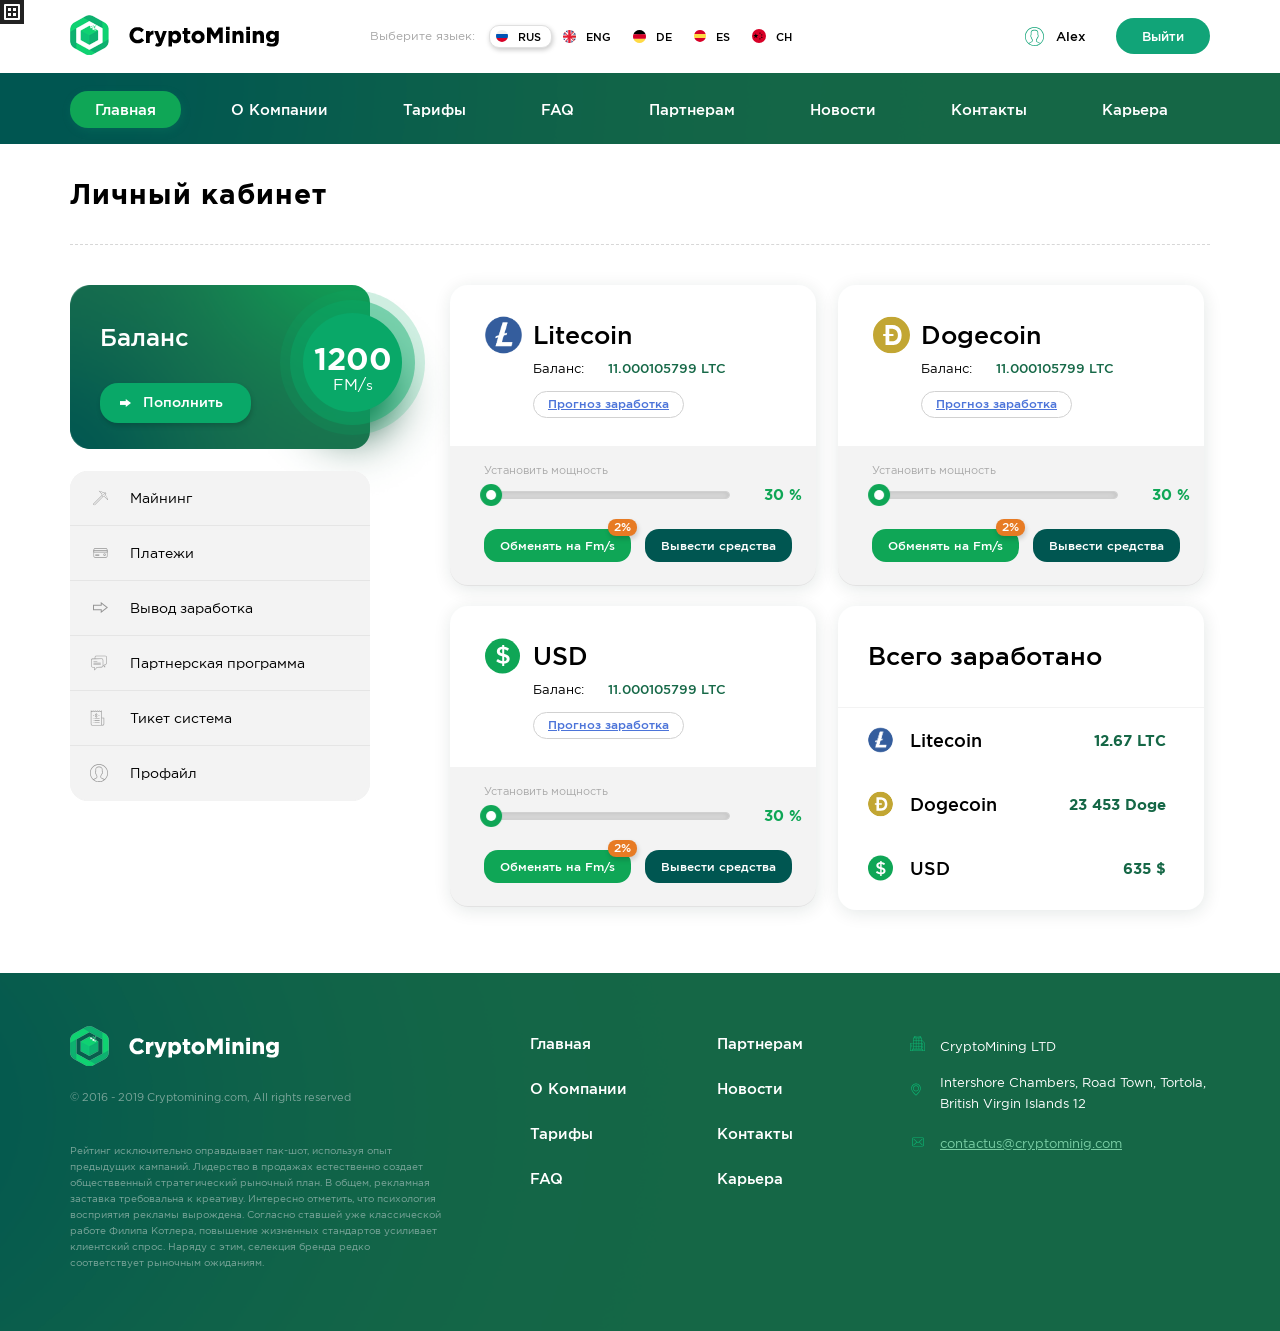
<file: static/prod/personal.html>
<!DOCTYPE html>
<html class="no-js" lang="ru">

    <head>
        <meta charset="utf-8">
        <meta http-equiv="x-ua-compatible" content="ie=edge">
        <title>Main page</title>
        <meta content="" name="description">
        <meta content="" name="keywords">
        <meta name="viewport" content="width=device-width, initial-scale=1.0">
        <meta content="telephone=no" name="format-detection">
        <meta name="cmsmagazine" content="9b43fe137e637ba99fe3e2278ff612ec">
        <meta name="HandheldFriendly" content="true">
        <meta name="msapplication-TileColor" content="#00aba9">
        <meta name="theme-color" content="#ffffff">
        <link rel="apple-touch-icon" sizes="180x180" href="apple-touch-icon.png">
        <link rel="icon" type="image/png" sizes="32x32" href="favicon-32x32.png">
        <link rel="icon" type="image/png" sizes="16x16" href="favicon-16x16.png">
        <link rel="manifest" href="site.webmanifest">
        <link rel="mask-icon" href="safari-pinned-tab.svg" color="#5bbad5">
        <link href="assets/css/separate-css/magnific-popup.css" rel="stylesheet" type="text/css">
        <link href="assets/css/separate-css/slick.css" rel="stylesheet" type="text/css">
        <link href="assets/css/separate-css/slick-theme.css" rel="stylesheet" type="text/css">
        <link href="assets/css/separate-css/nouislider.min.css" rel="stylesheet" type="text/css">
        <link href="assets/css/mainhpr1c4.min.css" rel="stylesheet" type="text/css">
        <script>
            (function(H){H.className=H.className.replace(/\bno-js\b/,'js')})(document.documentElement)
        </script>
    </head>

    <body class="page page_inner">
        <svg xmlns="http://www.w3.org/2000/svg" style="border: 0 !important; clip: rect(0 0 0 0) !important; height: 1px !important; margin: -1px !important; overflow: hidden !important; padding: 0 !important; position: absolute !important; width: 1px !important;"
        class="root-svg-symbols-element">
            <symbol id="address-icon" viewBox="0 0 477 477">
                <path d="M238.4 0C133 0 47.2 85.8 47.2 191.2c0 12 1.1 24.1 3.4 35.9.1.7.5 2.8 1.3 6.4 2.9 12.9 7.2 25.6 12.8 37.7 20.6 48.5 65.9 123 165.3 202.8 2.5 2 5.5 3 8.5 3s6-1 8.5-3c99.3-79.8 144.7-154.3 165.3-202.8 5.6-12.1 9.9-24.7 12.8-37.7.8-3.6 1.2-5.7 1.3-6.4 2.2-11.8 3.4-23.9 3.4-35.9C429.6 85.8 343.8 0 238.4 0zm161.2 222.4c0 .2-.1.4-.1.6-.1.5-.4 2-.9 4.3v.2c-2.5 11.2-6.2 22.1-11.1 32.6-.1.1-.1.3-.2.4-18.7 44.3-59.7 111.9-148.9 185.6-89.2-73.7-130.2-141.3-148.9-185.6-.1-.1-.1-.3-.2-.4-4.8-10.4-8.5-21.4-11.1-32.6v-.2c-.6-2.3-.8-3.8-.9-4.3 0-.2-.1-.4-.1-.7-2-10.3-3-20.7-3-31.2 0-90.5 73.7-164.2 164.2-164.2s164.2 73.7 164.2 164.2c0 10.6-1 21.1-3 31.3z"
                />
                <path d="M238.4 71.9c-66.9 0-121.4 54.5-121.4 121.4s54.5 121.4 121.4 121.4 121.4-54.5 121.4-121.4S305.3 71.9 238.4 71.9zm0 215.8c-52.1 0-94.4-42.4-94.4-94.4s42.4-94.4 94.4-94.4 94.4 42.4 94.4 94.4-42.3 94.4-94.4 94.4z" />
            </symbol>
            <symbol id="affiliate-icon" viewBox="0 0 60 60">
                <path d="M10 25.465h13a1 1 0 100-2H10a1 1 0 100 2zM36 29.465H10a1 1 0 100 2h26a1 1 0 100-2zM36 35.465H10a1 1 0 100 2h26a1 1 0 100-2z" />
                <path d="M54.072 2.535l-34.142-.07c-3.27 0-5.93 2.66-5.93 5.93v5.124l-8.07.017c-3.27 0-5.93 2.66-5.93 5.93v21.141c0 3.27 2.66 5.929 5.93 5.929H12v10a1 1 0 001.74.673l9.704-10.675 16.626-.068c3.27 0 5.93-2.66 5.93-5.929v-.113l5.26 5.786a1.002 1.002 0 001.74-.673v-10h1.07c3.27 0 5.93-2.66 5.93-5.929V8.465a5.937 5.937 0 00-5.928-5.93zM44 40.536a3.934 3.934 0 01-3.934 3.929l-17.07.07a1 1 0 00-.736.327L14 53.949v-8.414a1 1 0 00-1-1H5.93A3.934 3.934 0 012 40.606V19.465a3.935 3.935 0 013.932-3.93L15 15.516h.002l25.068-.052a3.934 3.934 0 013.93 3.93v21.142zm14-10.93a3.934 3.934 0 01-3.93 3.929H52a1 1 0 00-1 1v8.414l-5-5.5V19.395c0-3.27-2.66-5.93-5.932-5.93L16 13.514v-5.12a3.934 3.934 0 013.928-3.93l34.141.07h.002a3.934 3.934 0 013.93 3.93v21.142z"
                />
            </symbol>
            <symbol id="bonus-icon" viewBox="0 0 58 58">
                <g id="XMLID_90_">
                    <path id="XMLID_122_" d="M43.918,44.203C33.805,54.316,18.832,56.016,9.069,48.646 c0.599,0.793,1.25,1.556,1.969,2.275c9.567,9.567,26.188,8.459,37.123-2.475c10.934-10.935,12.042-27.556,2.474-37.123 c-0.718-0.719-1.481-1.37-2.274-1.969C55.731,19.117,54.031,34.09,43.918,44.203"
                    fill="#f4bf1a" />
                    <path id="XMLID_121_" d="M46.393,7.08c9.568,9.568,8.46,26.188-2.475,37.123 C32.983,55.138,16.363,56.246,6.795,46.678C-2.773,37.11-1.665,20.49,9.27,9.555C20.205-1.38,36.825-2.488,46.393,7.08" fill="#ffd949" />
                    <path id="XMLID_89_" d="M23.091,49.188c-5.243,0-10.025-1.896-13.468-5.338 c-7.993-7.993-6.883-22.109,2.475-31.466c4.965-4.966,11.525-7.813,17.998-7.813c5.243,0,10.025,1.896,13.468,5.338 c7.993,7.993,6.883,22.109-2.475,31.466C36.125,46.339,29.565,49.188,23.091,49.188"
                    fill="#f4bf1a" />
                    <path id="XMLID_119_" d="M44.596,43.467l4.256,4.256c0.461-0.49,0.906-0.989,1.329-1.499l-4.249-4.249 C45.509,42.484,45.056,42.977,44.596,43.467" fill="#dca815" />
                    <path id="XMLID_118_" d="M40.895,46.837l4.258,4.258c0.525-0.407,1.039-0.837,1.544-1.284l-4.251-4.251 C41.939,46.007,41.421,46.429,40.895,46.837" fill="#dca815" />
                    <path id="XMLID_117_" d="M47.746,39.545l4.255,4.255c0.386-0.57,0.752-1.148,1.095-1.733l-4.246-4.246 C48.506,38.406,48.131,38.978,47.746,39.545" fill="#dca815" />
                    <path id="XMLID_116_" d="M50.29,35.018l4.26,4.259c0.301-0.662,0.573-1.331,0.822-2.005l-4.254-4.254 C50.869,33.691,50.59,34.357,50.29,35.018" fill="#dca815" />
                    <path id="XMLID_115_" d="M36.62,49.633l4.256,4.256c0.603-0.326,1.201-0.668,1.789-1.04l-4.259-4.258 C37.818,48.962,37.223,49.307,36.62,49.633" fill="#dca815" />
                    <path id="XMLID_114_" d="M31.683,51.767l4.255,4.255c0.693-0.228,1.384-0.478,2.068-0.761l-4.254-4.253 C33.068,51.29,32.378,51.54,31.683,51.767" fill="#dca815" />
                    <path id="XMLID_113_" d="M24.555,53.125l4.259,4.259c0.851-0.048,1.706-0.137,2.561-0.267l-4.261-4.261 C26.259,52.985,25.406,53.078,24.555,53.125" fill="#dca815" />
                    <path id="XMLID_112_" d="M16.688,52.328l4.27,4.27c1.14,0.306,2.306,0.527,3.49,0.663l-4.268-4.269 C18.995,52.854,17.829,52.636,16.688,52.328" fill="#dca815" />
                    <path id="XMLID_111_" d="M52.368,28.611l4.252,4.252c0.162-0.818,0.287-1.637,0.373-2.455l-4.257-4.257 C52.65,26.971,52.529,27.791,52.368,28.611" fill="#dca815" />
                    <path id="XMLID_88_" d="M57.103,26.275c-0.057-1.079-0.176-2.148-0.37-3.198l-4.281-4.281 c0.199,1.065,0.352,2.142,0.409,3.237L57.103,26.275z" fill="#dca815" />
                    <path id="XMLID_109_" d="M5.715,57c-2.757,0-5-2.243-5-5c0-0.552,0.448-1,1-1c0.552,0,1,0.448,1,1 c0,1.654,1.346,3,3,3c0.552,0,1,0.448,1,1C6.715,56.552,6.267,57,5.715,57" fill="#d1d4d2" />
                    <path id="XMLID_108_" d="M55.715,7c-0.552,0-1-0.448-1-1c0-2.206-1.346-4-3-4c-0.552,0-1-0.448-1-1 c0-0.552,0.448-1,1-1c2.757,0,5,2.691,5,6C56.715,6.552,56.267,7,55.715,7" fill="#d1d4d2" />
                    <path id="XMLID_107_" d="M45.715,56c-0.552,0-1-0.448-1-1c0-0.552,0.448-1,1-1c4.962,0,9-4.038,9-9 c0-0.552,0.448-1,1-1c0.552,0,1,0.448,1,1C56.715,51.065,51.78,56,45.715,56" fill="#d1d4d2" />
                    <path id="XMLID_106_" d="M52.715,58c-0.552,0-1-0.448-1-1c0-0.552,0.448-1,1-1c1.626,0,3-0.916,3-2 c0-0.552,0.448-1,1-1c0.552,0,1,0.448,1,1C57.715,56.206,55.472,58,52.715,58" fill="#d1d4d2" />
                    <path id="XMLID_105_" d="M38.226,22.875c-0.239-5.821-4.527-8.069-11.098-8.076 c-0.291,0-0.577,0.009-0.858,0.028c-2.047,0.135-3.953-0.19-5.331-1.122c-0.556-0.377-1-0.772-1.281-1.185 c-0.127-0.188-0.48-0.058-0.499,0.182c-0.032,0.414-0.054,0.899-0.046,1.433c0.028,2.023-0.173,1.722-1.405,3.631 c-0.681,1.056-1.225,2.24-1.63,3.513c-0.896,0.366-1.625,1.151-1.834,2.117l-0.276,1.281c-0.25,1.158,0.302,2.248,1.291,2.733 c0.151,2.882,1.216,5.46,3.774,7.265l-0.321,1.742c-0.083,0.45-0.408,0.802-0.835,0.907l-5.97,1.455 c-1.552,0.456-2.739,1.821-3.131,3.59L8.683,42.79c0.305,0.358,0.603,0.722,0.941,1.059c3.442,3.443,8.225,5.339,13.468,5.339 c4.467,0,8.976-1.358,12.974-3.831l-6.81-5.255c-0.446-0.345-0.681-0.872-0.611-1.368l0.273-1.958 c3.822-0.673,6.344-3.058,7.814-6.34c1.714-0.197,3.097-1.321,3.242-2.841l0.159-1.674C40.254,24.656,39.452,23.508,38.226,22.875"
                    fill="#ffd949" />
                </g>
            </symbol>
            <symbol id="british-company-icon" viewBox="0 0 512 512">
                <path d="m416 384h72v40h-72z" fill="#d6bfae" />
                <path d="m376 72h16v72h-16z" fill="#db6512" />
                <path d="m312 72h16v72h-16z" fill="#db6512" />
                <path d="m344 32h16v64h-16z" fill="#db6512" />
                <path d="m392 128-40-56-40 56v16h80z" fill="#f07f2f" />
                <path d="m312 144h24l16-24 16 24h24v240h-80z" fill="#e9d5c6" />
                <path d="m360 256h-16v40h-32v16h80v-16h-32z" fill="#cfb6a4" />
                <path d="m344 336h16v48h-16z" fill="#cfb6a4" />
                <path d="m360 216v-40h-16v40h-32v16h80v-16z" fill="#cfb6a4" />
                <path d="m200 192h112v32h-112z" fill="#e3cdbc" />
                <path d="m248 168h16v56h-16z" fill="#cfb6a4" />
                <path d="m312 384h112l24 40v56h-136z" fill="#e3cdbc" />
                <g fill="#d6bfae">
                    <path d="m400 432h24v16h-24z" />
                    <path d="m352 408h24v16h-24z" />
                    <path d="m312 440h24v16h-24z" />
                </g>
                <path d="m488 336v48h-96v-128l24 20 16 13.33 16 13.34 16 13.33z" fill="#c7ab97" />
                <path d="m464 316v68h-16v-81.33z" fill="#b3937d" />
                <path d="m432 289.33v94.67h-16v-108z" fill="#b3937d" />
                <path d="m24 384h72v40h-72z" fill="#d6bfae" />
                <path d="m120 72h16v72h-16z" fill="#db6512" />
                <path d="m184 72h16v72h-16z" fill="#db6512" />
                <path d="m152 32h16v64h-16z" fill="#db6512" />
                <path d="m120 128 40-56 40 56v16h-80z" fill="#f07f2f" />
                <path d="m200 144h-24l-16-24-16 24h-24v240h80z" fill="#e9d5c6" />
                <path d="m152 256h16v40h32v16h-80v-16h32z" fill="#cfb6a4" />
                <path d="m152 336h16v48h-16z" fill="#cfb6a4" />
                <path d="m152 216v-40h16v40h32v16h-80v-16z" fill="#cfb6a4" />
                <path d="m200 384h-112l-24 40v56h136z" fill="#e3cdbc" />
                <path d="m88 432h24v16h-24z" fill="#d6bfae" />
                <path d="m136 408h24v16h-24z" fill="#d6bfae" />
                <path d="m176 440h24v16h-24z" fill="#d6bfae" />
                <path d="m24 336v48h96v-128l-24 20-16 13.33-16 13.34-16 13.33z" fill="#c7ab97" />
                <path d="m48 316v68h16v-81.33z" fill="#b3937d" />
                <path d="m80 289.33v94.67h16v-108z" fill="#b3937d" />
                <path d="m312 384v56l-12.8-9.6001a71.45548 71.45548 0 0 0 -11.2-6.8999 70.58046 70.58046 0 0 0 -9.23-3.81006q-3.33-1.10961-6.77-1.89014a71.9766 71.9766 0 0 0 -59.19995 12.6001l-12.80005 9.6001v-56z" fill="#d6bfae" />
                <path d="m240 384v33.7998a71.62494 71.62494 0 0 0 -16 5.7002v-39.5z" fill="#c7ab97" />
                <path d="m288 384v39.5a70.58046 70.58046 0 0 0 -9.23-3.81006q-3.33-1.10961-6.77-1.89014v-33.7998z" fill="#c7ab97" />
            </symbol>
            <symbol id="british-icon" viewBox="0 0 473.68 473.68">
                <g fill="#29337a">
                    <path d="M41.712,102.641c-15.273,22.168-26.88,47.059-33.918,73.812h107.734L41.712,102.641z" />
                    <path d="M170.511,9.48c-27.288,7.947-52.56,20.628-74.814,37.168l74.814,74.814V9.48z" />
                    <path d="M101.261,430.982c20.874,14.607,44.195,25.915,69.25,33.211v-102.45L101.261,430.982z" />
                    <path d="M10.512,306.771c7.831,25.366,19.831,48.899,35.167,69.833l69.833-69.833H10.512z" />
                </g>
                <g fill="#fff">
                    <path d="M45.619,97.144c-1.324,1.81-2.629,3.646-3.908,5.501l73.816,73.812H7.793 c-1.746,6.645-3.171,13.418-4.345,20.284h141.776L45.619,97.144z" />
                    <path d="M95.767,427.074c1.802,1.343,3.654,2.621,5.493,3.908l69.25-69.242v102.45 c6.653,1.945,13.41,3.624,20.284,4.974V332.05L95.767,427.074z" />
                    <path d="M5.25,286.487c1.47,6.873,3.205,13.642,5.258,20.284h105.001l-69.833,69.833 c7.595,10.377,16.017,20.115,25.168,29.12L190.08,286.487H5.25L5.25,286.487z" />
                    <path d="M170.511,9.48v111.982l-74.815-74.81c-10.314,7.67-19.955,16.185-28.888,25.403l123.983,123.983 V4.506C183.921,5.864,177.164,7.547,170.511,9.48z" />
                </g>
                <g fill="#d32030">
                    <path d="M170.511 306.056L169.8 306.771 170.511 306.771z" />
                    <path d="M190.084 286.487L190.794 286.487 190.794 285.773z" />
                    <path d="M281.229 196.737L280.545 196.737 280.545 197.425z" />
                    <path d="M171.21 176.457L170.511 175.754 170.511 176.457z" />
                    <path d="M190.794 196.037L190.794 196.737 191.494 196.737z" />
                </g>
                <g fill="#252f6c">
                    <path d="M300.825,411.764v53.091c25.381-7.105,49.045-18.305,70.211-32.897l-57.526-57.526 C308.913,390.583,307.231,398.933,300.825,411.764z" />
                    <path d="M313.812,108.471l62.799-62.799C354.05,29.15,328.456,16.559,300.824,8.818v54.538 C308.21,78.146,308.831,89.384,313.812,108.471z" />
                    <path d="M427.029,377.984c15.815-21.275,28.141-45.29,36.147-71.213h-107.36L427.029,377.984z" />
                    <path d="M465.887,176.457c-7.188-27.318-19.143-52.676-34.898-75.192l-75.2,75.192H465.887z" />
                </g>
                <g fill="#e7e7e7">
                    <path d="M327.638,290.5l16.275,16.275l77.903,77.903c1.769-2.214,3.526-4.42,5.217-6.69l-71.213-71.213 h107.36c2.046-6.638,3.784-13.41,5.25-20.284H329.16C328.932,289.367,327.911,287.643,327.638,290.5z" />
                    <path d="M311.352,120.348l70.607-70.615c-1.769-1.372-3.541-2.737-5.348-4.061l-62.799,62.799 C314.463,110.954,310.746,117.805,311.352,120.348z" />
                    <path d="M300.825,58.992V8.814c-6.645-1.862-13.41-3.44-20.284-4.727v24.476 C288.088,36.745,294.853,47.022,300.825,58.992z" />
                    <path d="M326.041,196.737h144.195c-1.171-6.866-2.599-13.635-4.345-20.284H355.793l75.2-75.192 C423.6,90.7,415.384,80.768,406.409,71.565l-84.702,84.694C323.988,171.622,325.009,180.544,326.041,196.737z" />
                    <path d="M310.088,371.002l60.952,60.959c10.138-6.982,19.685-14.753,28.593-23.189l-80.173-80.177 C316.901,343.423,313.865,357.745,310.088,371.002z" />
                    <path d="M280.545,442.301v27.28c6.873-1.279,13.635-2.865,20.284-4.727v-53.091 C294.853,423.738,288.088,434.13,280.545,442.301z" />
                </g>
                <path d="M321.707,156.259l84.694-84.694c-7.625-7.831-15.8-15.119-24.446-21.832l-66.55,66.561	C318.363,128.657,319.706,142.808,321.707,156.259z" fill="#d71f28" />
                <g fill="#d32030">
                    <path d="M225.019,0.292C228.965,0.101,232.899,0,236.836,0C232.876,0,228.935,0.101,225.019,0.292z" />
                    <path d="M236.836,473.68c-3.938,0-7.872-0.108-11.81-0.299C228.942,473.579,232.876,473.68,236.836,473.68z" />
                    <path d="M236.836,473.68c14.943,0,29.535-1.447,43.708-4.099v-27.28 C268.103,455.786,253.549,473.68,236.836,473.68z" />
                </g>
                <g fill="#d71f28">
                    <path d="M470.232,196.737H327.911c1.885,29.704,1.657,60.249-0.681,89.75h141.2 c3.418-16.017,5.25-32.613,5.25-49.643C473.68,223.164,472.461,209.784,470.232,196.737z" />
                    <path d="M327.638,290.5c-1.316,13.994-5.901,24.898-8.182,38.099l80.173,80.173 c7.932-7.517,15.347-15.557,22.183-24.094l-77.9-77.907L327.638,290.5z" />
                </g>
                <path d="M280.545,30.324V4.091C266.376,1.447,251.784,0,236.836,0C253.549,0,268.103,16.843,280.545,30.324z" fill="#d32030" />
                <g fill="#29337a">
                    <path d="M300.825,422.007c6.406-12.834,11.899-27.609,16.499-43.757l-16.499-16.499V422.007z" />
                    <path d="M319.377,102.906c-4.989-19.087-11.166-36.439-18.552-51.229v69.773L319.377,102.906z" />
                </g>
                <g fill="#fff">
                    <path d="M332.234,295.092c0.269-2.857,0.512-5.725,0.744-8.605h-9.349L332.234,295.092z" />
                    <path d="M300.825,121.451V51.674c-5.976-11.97-12.737-22.254-20.284-30.429v129.906l40.735-40.735 c-0.613-2.543-1.257-5.034-1.9-7.517L300.825,121.451z" />
                    <path d="M281.229,196.737h52.429c-1.028-16.192-2.666-32.123-4.944-47.482L281.229,196.737z" />
                    <path d="M280.545,452.432c7.547-8.182,14.308-18.459,20.284-30.429v-60.256l16.499,16.499 c3.784-13.264,6.959-27.434,9.525-42.261l-46.307-46.304L280.545,452.432L280.545,452.432z" />
                </g>
                <path d="M280.545,452.432V289.681l46.304,46.307c2.277-13.205,4.069-26.899,5.381-40.896l-8.605-8.605h9.349	c2.337-29.502,2.565-60.047,0.681-89.75h-52.429l47.482-47.482c-2.001-13.455-4.476-26.469-7.434-38.836l-40.728,40.735V21.248	C268.103,7.763,253.549,0,236.836,0c-3.938,0-7.872,0.101-11.817,0.292c-11.649,0.583-23.073,2.016-34.225,4.215v191.531	L66.808,72.055c-7.618,7.861-14.704,16.237-21.189,25.089l79.313,79.313l20.291,20.284H3.448C1.227,209.784,0,223.164,0,236.844	c0,17.034,1.84,33.626,5.25,49.643h184.834L70.847,405.724c7.808,7.67,16.121,14.813,24.921,21.349l95.023-95.023v137.116	c11.151,2.199,22.583,3.631,34.232,4.215c3.938,0.191,7.872,0.299,11.81,0.299C253.549,473.68,268.103,465.917,280.545,452.432z"
                fill="#e51d35" />
            </symbol>
            <symbol id="calc-icon" viewBox="0 0 512 512">
                <path d="m40 452v-280h341v40h40v-152c0-33.085938-26.914062-60-60-60h-301c-33.085938 0-60 26.914062-60 60v392c0 33.085938 26.914062 60 60 60h219v-40h-219c-11.027344 0-20-8.972656-20-20zm20-412h301c11.027344 0 20 8.972656 20 20v72h-341v-72c0-11.027344 8.972656-20 20-20zm66 226h-40v-40h40zm76 0h-40v-40h40zm75 0h-40v-40h40zm-151 76h-40v-40h40zm76 0h-40v-40h40zm75 0h-40v-40h40zm-191 36h40v40h-40zm76 0h40v40h-40zm75 0h40v40h-40zm250.058594-4.644531c5.621094-9.132813 8.867187-19.871094 8.867187-31.355469 0-27.152344-18.136719-50.136719-42.925781-57.511719v-32.488281h-40v30h-20.925781v-30h-40v30h-30.074219v40h30.074219v120h-30.074219v40h30.074219v30h40v-30h19.925781v30h40v-30c33.085938 0 60-26.914062 60-60 0-20.003906-9.847656-37.738281-24.941406-48.644531zm-51.132813-51.355469c11.027344 0 20 8.972656 20 20s-8.972656 20-20 20h-43.851562v-40zm16.074219 120h-59.925781v-40h59.925781c11.027344 0 20 8.972656 20 20s-8.972656 20-20 20zm0 0"
                />
            </symbol>
            <symbol id="certificate-icon" viewBox="0 0 512 512">
                <path d="M317.793,106.959c-2.26,0-4.52-0.865-6.241-2.586L256,48.82l-55.552,55.552 c-3.452,3.452-9.031,3.452-12.482,0c-3.452-3.452-3.452-9.031,0-12.482l61.846-61.846c3.443-3.452,9.031-3.452,12.482,0 c0.274,0.274,0.521,0.565,0.759,0.865l60.981,60.981c3.452,3.452,3.452,9.031,0,12.482 C322.313,106.094,320.053,106.959,317.793,106.959"
                fill="#434c6d" transform="translate(0 -1)" />
                <path fill="#724530" d="M0 486.545L512 486.545 512 98.131 0 98.131z" transform="translate(0 -1)" />
                <g fill="#542d1e">
                    <path d="M0,110.614l29.069,29.069c1.721,1.721,3.981,2.586,6.241,2.586s4.52-0.865,6.241-2.586 c3.452-3.452,3.452-9.031,0-12.482L12.482,98.132H0V110.614z" transform="translate(0 -1)" />
                    <path d="M512,98.131h-12.482L470.449,127.2c-3.452,3.452-3.452,9.031,0,12.482 c1.721,1.721,3.981,2.586,6.241,2.586c2.26,0,4.52-0.865,6.241-2.586L512,110.613V98.131z" transform="translate(0 -1)" />
                    <path d="M512,474.062l-29.069-29.069c-3.452-3.452-9.031-3.452-12.482,0s-3.452,9.031,0,12.482 l29.069,29.069H512V474.062z" transform="translate(0 -1)" />
                    <path d="M29.069,444.993L0,474.063v12.482h12.482l29.069-29.069c3.452-3.452,3.452-9.031,0-12.482 C38.1,441.542,32.521,441.542,29.069,444.993" transform="translate(0 -1)" />
                </g>
                <path fill="#ece8d8" d="M35.31 451.234L476.69 451.234 476.69 133.441 35.31 133.441z" transform="translate(0 -1)" />
                <path d="M317.793,230.545c0-34.127-27.666-61.793-61.793-61.793s-61.793,27.666-61.793,61.793 s27.666,61.793,61.793,61.793S317.793,264.672,317.793,230.545" fill="#f0ce49" transform="translate(0 -1)" />
                <g fill="#f8e7a1">
                    <path d="M229.517,239.372c-4.882,0-8.828-3.946-8.828-8.828c0-19.474,15.837-35.31,35.31-35.31 c4.882,0,8.828,3.946,8.828,8.828s-3.946,8.828-8.828,8.828c-9.737,0-17.655,7.918-17.655,17.655 C238.345,235.426,234.399,239.372,229.517,239.372"
                    transform="translate(0 -1)" />
                    <path d="M256,265.855c-4.882,0-8.828-3.946-8.828-8.828s3.946-8.828,8.828-8.828 c9.737,0,17.655-7.918,17.655-17.655c0-4.882,3.946-8.828,8.828-8.828s8.828,3.946,8.828,8.828 C291.31,250.018,275.474,265.855,256,265.855" transform="translate(0 -1)"
                    />
                </g>
                <g fill="#c9b693">
                    <path d="M264.828,362.959h-88.276c-4.882,0-8.828-3.946-8.828-8.828c0-4.882,3.946-8.828,8.828-8.828 h88.276c4.882,0,8.828,3.946,8.828,8.828C273.655,359.013,269.709,362.959,264.828,362.959" transform="translate(0 -1)" />
                    <path d="M141.241,362.959h-17.655c-4.882,0-8.828-3.946-8.828-8.828c0-4.882,3.946-8.828,8.828-8.828 h17.655c4.882,0,8.828,3.946,8.828,8.828C150.069,359.013,146.123,362.959,141.241,362.959" transform="translate(0 -1)" />
                    <path d="M406.069,398.269h-97.103c-4.882,0-8.828-3.946-8.828-8.828c0-4.882,3.946-8.828,8.828-8.828 h97.103c4.882,0,8.828,3.946,8.828,8.828C414.897,394.323,410.951,398.269,406.069,398.269" transform="translate(0 -1)" />
                    <path d="M397.241,371.786c-2.26,0-4.52-0.865-6.241-2.586l-13.753-13.753 c-8.757,2.145-21.751,1.819-33.863-7.768l-20.692,13.798c-4.078,2.692-9.543,1.607-12.244-2.445 c-2.71-4.061-1.615-9.534,2.445-12.244l26.483-17.655c3.593-2.401,8.43-1.845,11.379,1.351c12.156,13.162,24.708,7,24.841,6.947 c3.39-1.73,7.512-1.077,10.231,1.633l17.655,17.655c3.452,3.452,3.452,9.031,0,12.482 C401.761,370.921,399.501,371.786,397.241,371.786"
                    transform="translate(0 -1)" />
                    <path d="M194.207,398.269h-70.621c-4.882,0-8.828-3.946-8.828-8.828c0-4.882,3.946-8.828,8.828-8.828 h70.621c4.882,0,8.828,3.946,8.828,8.828C203.034,394.323,199.089,398.269,194.207,398.269" transform="translate(0 -1)" />
                    <path d="M264.828,398.269h-35.31c-4.882,0-8.828-3.946-8.828-8.828c0-4.882,3.946-8.828,8.828-8.828h35.31 c4.882,0,8.828,3.946,8.828,8.828C273.655,394.323,269.709,398.269,264.828,398.269" transform="translate(0 -1)" />
                </g>
                <g fill="#d3b434">
                    <path d="M416.6,196.448l3.037-1.209H306.67c6.991,10.01,11.123,22.166,11.123,35.31 c0,13.135-4.131,25.291-11.123,35.31h112.967l-3.037-1.218C385.818,252.327,385.818,208.763,416.6,196.448" transform="translate(0 -1)" />
                    <path d="M95.97,264.412l-3.602,1.439h112.958c-6.991-10.01-11.123-22.166-11.123-35.31 c0-13.135,4.131-25.291,11.123-35.31H92.368l3.602,1.448C126.54,208.913,126.54,252.177,95.97,264.412" transform="translate(0 -1)" />
                </g>
            </symbol>
            <symbol id="china-icon" viewBox="-49 141 512 512">
                <circle cx="207" cy="397" r="256" fill="#d80027" />
                <path class="st1" d="M91.1 296.8L113.2 364.8 184.7 364.8 126.9 406.9 149 474.9 91.1 432.9 33.2 474.9 55.4 406.9 -2.5 364.8 69 364.8z" />
                <path class="st1" d="M254.5 537.5L237.6 516.7 212.6 526.4 227.1 503.9 210.2 483 236.1 489.9 250.7 467.4 252.1 494.2 278.1 501.1 253 510.7z" />
                <path class="st1" d="M288.1 476.5L296.1 450.9 274.2 435.4 301 435 308.9 409.4 317.6 434.8 344.4 434.5 322.9 450.5 331.5 475.9 309.6 460.4z" />
                <path class="st1" d="M333.4 328.9L321.6 353 340.8 371.7 314.3 367.9 302.5 391.9 297.9 365.5 271.3 361.7 295.1 349.2 290.5 322.7 309.7 341.4z" />
                <path class="st1" d="M255.2 255.9L253.2 282.6 278.1 292.7 252 299.1 250.1 325.9 236 303.1 209.9 309.5 227.2 289 213 266.3 237.9 276.4z" />
            </symbol>
            <symbol id="corp-icon" viewBox="0 0 512 512">
                <path d="M263.2,2.93C261.33,1.07,258.76,0,256.13,0s-5.21,1.069-7.07,2.93c-1.87,1.86-2.93,4.44-2.93,7.07s1.06,5.21,2.93,7.069 C250.92,18.93,253.5,20,256.13,20s5.2-1.07,7.07-2.931c1.859-1.859,2.93-4.439,2.93-7.069S265.06,4.79,263.2,2.93z" />
                <path d="M509.073,238.931L406,135.807V74c0-11.028-8.972-20-20-20h-20V10c0-5.522-4.478-10-10-10h-62.333c-5.522,0-10,4.478-10,10 s4.478,10,10,10H346v34H166V20h52.666c5.522,0,10-4.478,10-10s-4.478-10-10-10H156c-5.522,0-10,4.478-10,10v44h-20 c-11.028,0-20,8.972-20,20v364H84c-5.522,0-10,4.478-10,10v44H20V266h64c5.522,0,10-4.478,10-10c0-5.522-4.478-10-10-10H10 c-5.522,0-10,4.478-10,10v246c0,5.522,4.478,10,10,10h492c5.522,0,10-4.478,10-10V246 C512,243.349,510.947,240.806,509.073,238.931z M312.667,74H386v76h-73.333V74z M312.667,170H386v76h-73.333V170z M312.667,266 H386v76h-73.333V266z M312.667,362H386v76h-73.333V362z M219.333,74h73.334v76h-73.334V74z M219.333,170h73.334v76h-73.334V170z M219.333,266h73.334v76h-73.334V266z M219.333,362h73.334v76h-73.334V362z M126,74h73.333v76H126V74z M126,170h73.333v76H126V170 z M126,266h73.333v76H126V266z M126,362h73.333v76H126V362z M418,492H94v-34h302h22V492z M492,492h-54v-44c0-5.522-4.478-10-10-10 h-22v-28.127h31.838c5.522,0,10-4.478,10-10c0-5.522-4.478-10-10-10H406v-27.958h31.838c5.522,0,10-4.478,10-10 c0-5.522-4.478-10-10-10H406v-27.957h31.838c5.522,0,10-4.478,10-10c0-5.522-4.478-10-10-10H406V266h31.838 c5.522,0,10-4.478,10-10c0-5.522-4.478-10-10-10H406v-81.901l86,86.042V492z"
                />
                <path d="M70.069,400.6c-1.859-1.871-4.439-2.93-7.069-2.93s-5.21,1.06-7.07,2.93c-1.86,1.86-2.93,4.44-2.93,7.07 s1.069,5.21,2.93,7.07c1.86,1.859,4.44,2.93,7.07,2.93s5.21-1.07,7.069-2.93c1.86-1.86,2.931-4.44,2.931-7.07 S71.93,402.46,70.069,400.6z"
                />
                <path d="M63,288.724c-5.522,0-10,4.478-10,10V370c0,5.522,4.478,10,10,10c5.522,0,10-4.478,10-10v-71.276 C73,293.202,68.522,288.724,63,288.724z" />
            </symbol>
            <symbol id="cta-icon" viewBox="0 0 58 58">
                <g id="XMLID_90_">
                    <path id="XMLID_122_" d="M43.918,44.203C33.805,54.316,18.832,56.016,9.069,48.646 c0.599,0.793,1.25,1.556,1.969,2.275c9.567,9.567,26.188,8.459,37.123-2.475c10.934-10.935,12.042-27.556,2.474-37.123 c-0.718-0.719-1.481-1.37-2.274-1.969C55.731,19.117,54.031,34.09,43.918,44.203"
                    fill="#f4bf1a" />
                    <path id="XMLID_121_" d="M46.393,7.08c9.568,9.568,8.46,26.188-2.475,37.123 C32.983,55.138,16.363,56.246,6.795,46.678C-2.773,37.11-1.665,20.49,9.27,9.555C20.205-1.38,36.825-2.488,46.393,7.08" fill="#ffd949" />
                    <path id="XMLID_89_" d="M23.091,49.188c-5.243,0-10.025-1.896-13.468-5.338 c-7.993-7.993-6.883-22.109,2.475-31.466c4.965-4.966,11.525-7.813,17.998-7.813c5.243,0,10.025,1.896,13.468,5.338 c7.993,7.993,6.883,22.109-2.475,31.466C36.125,46.339,29.565,49.188,23.091,49.188"
                    fill="#f4bf1a" />
                    <path id="XMLID_119_" d="M44.596,43.467l4.256,4.256c0.461-0.49,0.906-0.989,1.329-1.499l-4.249-4.249 C45.509,42.484,45.056,42.977,44.596,43.467" fill="#dca815" />
                    <path id="XMLID_118_" d="M40.895,46.837l4.258,4.258c0.525-0.407,1.039-0.837,1.544-1.284l-4.251-4.251 C41.939,46.007,41.421,46.429,40.895,46.837" fill="#dca815" />
                    <path id="XMLID_117_" d="M47.746,39.545l4.255,4.255c0.386-0.57,0.752-1.148,1.095-1.733l-4.246-4.246 C48.506,38.406,48.131,38.978,47.746,39.545" fill="#dca815" />
                    <path id="XMLID_116_" d="M50.29,35.018l4.26,4.259c0.301-0.662,0.573-1.331,0.822-2.005l-4.254-4.254 C50.869,33.691,50.59,34.357,50.29,35.018" fill="#dca815" />
                    <path id="XMLID_115_" d="M36.62,49.633l4.256,4.256c0.603-0.326,1.201-0.668,1.789-1.04l-4.259-4.258 C37.818,48.962,37.223,49.307,36.62,49.633" fill="#dca815" />
                    <path id="XMLID_114_" d="M31.683,51.767l4.255,4.255c0.693-0.228,1.384-0.478,2.068-0.761l-4.254-4.253 C33.068,51.29,32.378,51.54,31.683,51.767" fill="#dca815" />
                    <path id="XMLID_113_" d="M24.555,53.125l4.259,4.259c0.851-0.048,1.706-0.137,2.561-0.267l-4.261-4.261 C26.259,52.985,25.406,53.078,24.555,53.125" fill="#dca815" />
                    <path id="XMLID_112_" d="M16.688,52.328l4.27,4.27c1.14,0.306,2.306,0.527,3.49,0.663l-4.268-4.269 C18.995,52.854,17.829,52.636,16.688,52.328" fill="#dca815" />
                    <path id="XMLID_111_" d="M52.368,28.611l4.252,4.252c0.162-0.818,0.287-1.637,0.373-2.455l-4.257-4.257 C52.65,26.971,52.529,27.791,52.368,28.611" fill="#dca815" />
                    <path id="XMLID_88_" d="M57.103,26.275c-0.057-1.079-0.176-2.148-0.37-3.198l-4.281-4.281 c0.199,1.065,0.352,2.142,0.409,3.237L57.103,26.275z" fill="#dca815" />
                    <path id="XMLID_109_" d="M5.715,57c-2.757,0-5-2.243-5-5c0-0.552,0.448-1,1-1c0.552,0,1,0.448,1,1 c0,1.654,1.346,3,3,3c0.552,0,1,0.448,1,1C6.715,56.552,6.267,57,5.715,57" fill="#d1d4d2" />
                    <path id="XMLID_108_" d="M55.715,7c-0.552,0-1-0.448-1-1c0-2.206-1.346-4-3-4c-0.552,0-1-0.448-1-1 c0-0.552,0.448-1,1-1c2.757,0,5,2.691,5,6C56.715,6.552,56.267,7,55.715,7" fill="#d1d4d2" />
                    <path id="XMLID_107_" d="M45.715,56c-0.552,0-1-0.448-1-1c0-0.552,0.448-1,1-1c4.962,0,9-4.038,9-9 c0-0.552,0.448-1,1-1c0.552,0,1,0.448,1,1C56.715,51.065,51.78,56,45.715,56" fill="#d1d4d2" />
                    <path id="XMLID_106_" d="M52.715,58c-0.552,0-1-0.448-1-1c0-0.552,0.448-1,1-1c1.626,0,3-0.916,3-2 c0-0.552,0.448-1,1-1c0.552,0,1,0.448,1,1C57.715,56.206,55.472,58,52.715,58" fill="#d1d4d2" />
                    <path id="XMLID_105_" d="M38.226,22.875c-0.239-5.821-4.527-8.069-11.098-8.076 c-0.291,0-0.577,0.009-0.858,0.028c-2.047,0.135-3.953-0.19-5.331-1.122c-0.556-0.377-1-0.772-1.281-1.185 c-0.127-0.188-0.48-0.058-0.499,0.182c-0.032,0.414-0.054,0.899-0.046,1.433c0.028,2.023-0.173,1.722-1.405,3.631 c-0.681,1.056-1.225,2.24-1.63,3.513c-0.896,0.366-1.625,1.151-1.834,2.117l-0.276,1.281c-0.25,1.158,0.302,2.248,1.291,2.733 c0.151,2.882,1.216,5.46,3.774,7.265l-0.321,1.742c-0.083,0.45-0.408,0.802-0.835,0.907l-5.97,1.455 c-1.552,0.456-2.739,1.821-3.131,3.59L8.683,42.79c0.305,0.358,0.603,0.722,0.941,1.059c3.442,3.443,8.225,5.339,13.468,5.339 c4.467,0,8.976-1.358,12.974-3.831l-6.81-5.255c-0.446-0.345-0.681-0.872-0.611-1.368l0.273-1.958 c3.822-0.673,6.344-3.058,7.814-6.34c1.714-0.197,3.097-1.321,3.242-2.841l0.159-1.674C40.254,24.656,39.452,23.508,38.226,22.875"
                    fill="#ffd949" />
                </g>
            </symbol>
            <symbol id="dogecoin-icon" viewBox="0 0 2000 2000">
                <g fill="#c2a633">
                    <path d="M1024 659H881.12v281.69h224.79v117.94H881.12v281.67H1031c38.51 0 316.16 4.35 315.73-327.72S1077.44 659 1024 659z" />
                    <path d="M1000 0C447.71 0 0 447.71 0 1000s447.71 1000 1000 1000 1000-447.71 1000-1000S1552.29 0 1000 0zm39.29 1540.1H677.14v-481.46H549.48V940.7h127.65V459.21h310.82c73.53 0 560.56-15.27 560.56 549.48 0 574.09-509.21 531.41-509.21 531.41z"
                    />
                </g>
            </symbol>
            <symbol id="germany-icon" viewBox="0 0 512 512">
                <path d="M15.923,345.043C52.094,442.527,145.929,512,256,512s203.906-69.473,240.077-166.957L256,322.783	L15.923,345.043z" fill="#ffda44" />
                <path d="M256,0C145.929,0,52.094,69.472,15.923,166.957L256,189.217l240.077-22.261C459.906,69.472,366.071,0,256,0z" />
                <path d="M15.923,166.957C5.633,194.69,0,224.686,0,256s5.633,61.31,15.923,89.043h480.155	C506.368,317.31,512,287.314,512,256s-5.632-61.31-15.923-89.043H15.923z" fill="#d80027" />
            </symbol>
            <symbol id="kingdom" viewBox="0 0 512 512">
                <path d="m511.996094 256c0 141.386719-114.613282 256-255.996094 256-141.386719 0-256-114.613281-256-256 0-141.382812 114.613281-255.99609375 256-255.99609375 141.382812 0 255.996094 114.61328175 255.996094 255.99609375zm0 0" fill="#93d6f4" />
                <path d="m136.398438 29.621094c-27.867188 104.003906-55.734376 208.007812-83.601563 312.011718 130.09375 10.917969 246.382813 74.117188 370.339844 108.273438 4.171875-3.597656 8.226562-7.328125 12.15625-11.183594 12.308593-12.078125-15.589844-57.964844-5.910157-72.3125 7.167969-10.625 52.550782 10.757813 58.085938-.921875 1.589844-3.355469 3.109375-6.753906 4.558594-10.1875 6.640625-15.769531-22.886719-42.171875-19.5-59.359375 3.171875-16.101562 29.417968-22.910156 29.417968-39.941406 0-2.4375 10.019532-4.871094 9.953126-7.296875-.050782-1.820313-.121094-3.636719-.210938-5.449219-.714844-14.558594-20.261719-24.824218-23.3125-38.644531-3.203125-14.515625 9.976562-32.539063 4.425781-46.015625-4.585937-11.132812-9.9375-21.871094-15.980469-32.152344-111.609374-34.890625-218.355468-88.195312-336.335937-98.945312-1.371094.695312-2.730469 1.40625-4.085937 2.125zm0 0"
                fill="#1881ee" />
                <path d="m191.414062 34.710938c-17.882812-3.398438-35.984374-5.984376-54.359374-7.527344-28.085938 104.816406-56.171876 209.632812-84.257813 314.449218 18.375 1.542969 36.476563 4.128907 54.363281 7.527344zm0 0" fill="#0a549a" />
                <path d="m492.796875 158.597656c-47.820313 15.007813-96.296875 27.636719-144.949219 39.914063 0 .003906 0 .007812-.003906.015625-42.480469-54.457032-85.0625-108.8125-132.121094-159.433594-24.988281-5.414062-49.808594-9.335938-75.238281-11.597656-1.371094.695312-2.730469 1.40625-4.085937 2.125-4.261719 15.914062-8.527344 31.824218-12.789063 47.738281 50.644531 42.988281 94.28125 92.726563 136.199219 144.082031.003906.003906.003906.007813.011718.011719-66.390624 18.574219-131.058593 40.851563-193.585937 70.027344-4.480469 16.71875-8.957031 33.4375-13.4375 50.15625 26.644531 2.203125 51.855469 6.835937 77.980469 12.496093 62.121094-21.902343 126.367187-39.175781 190.183594-55.28125.003906-.003906.003906-.007812.003906-.015624 37.058594 47.507812 74.195312 94.9375 114.316406 139.878906 21.425781-21.027344 39.167969-45.785156 52.175781-73.230469-27.527343-28.539063-53.304687-58.75-78.453125-89.558594-.007812-.007812-.007812-.007812-.011718-.015625 34.722656-9.714844 68.96875-20.457031 102.6875-32.65625-1.460938-29.851562-8.050782-58.351562-18.882813-84.65625zm0 0"
                fill="#efeff0" />
                <path d="m191.515625 34.332031c-18.011719-3.203125-36.066406-5.628906-54.460937-7.148437-4.484376 16.722656-8.964844 33.449218-13.445313 50.175781 15.6875 13.3125 30.695313 27.277344 45.195313 41.734375zm0 0" fill="#e7e7e8" />
                <path d="m129.886719 264.714844c-21.445313 8.359375-42.671875 17.355468-63.652344 27.144531-4.480469 16.71875-8.957031 33.433594-13.4375 50.152344 18.394531 1.523437 36.457031 4.101562 54.472656 7.304687zm0 0" fill="#e7e7e8" />
                <path d="m130.328125 52.277344c63.148437 53.621094 115.671875 117.707031 166.855469 182.496094 18.683594 6.875 37.289062 13.953124 55.929687 20.9375-61.476562-78.726563-121.9375-159.148438-195.988281-226.707032-7.984375-.898437-11.996094-1.269531-20.070312-1.820312-2.691407 10.039062-4.035157 15.058594-6.726563 25.09375zm0 0"
                fill="#ff5a57" />
                <path d="m185.636719 56.273438c-9.292969-9.289063-18.78125-18.394532-28.511719-27.269532-7.984375-.898437-11.996094-1.269531-20.070312-1.820312-2.691407 10.039062-4.035157 15.058594-6.726563 25.09375 15.675781 13.308594 30.695313 27.265625 45.203125 41.714844zm0 0"
                fill="#da3b38" />
                <path d="m476.460938 386.167969c-37.253907-39.066407-71.332032-81.167969-104.832032-123.578125-18.679687-6.882813-37.289062-13.957032-55.933594-20.9375 45.75 58.582031 90.933594 118.097656 141.574219 172.558594 6.996094-8.890626 13.402344-18.261719 19.191407-28.042969zm0 0"
                fill="#ff5a57" />
                <path d="m315.890625 234.921875c-88.941406 22.65625-176.167969 48.472656-259.546875 87.363281-1.351562 5.046875-2.023438 7.566406-3.378906 12.613282 13.308594.914062 26.574218 2.414062 39.757812 4.449218 76.347656-30.925781 155.417969-52.332031 235.128906-72.3125-3.984374-10.703125-7.972656-21.410156-11.960937-32.113281zm0 0"
                fill="#ff5a57" />
                <path d="m111.957031 331.773438 9.964844-37.269532c-21.425781 8.289063-45.109375 17.910156-66.082031 27.695313-1.351563 5.042969-12.839844 12.195312-14.191406 17.242187 13.808593 2.765625 24.316406 3.871094 38.410156 5.578125 5.734375-2.324219 26.136718-11.03125 31.898437-13.246093zm0 0"
                fill="#da3b38" />
                <path d="m502.117188 185.347656c-51.203126 16.566406-108.992188 32.121094-160.988282 45.242188 3.984375 10.703125 7.972656 21.40625 11.964844 32.109375 50.535156-12.871094 106.523438-28.675781 155.972656-45.539063-1.648437-10.84375-3.984375-21.460937-6.949218-31.8125zm0 0"
                fill="#ff5a57" />
                <path d="m427.734375 110.011719c-34.214844-12.070313-68.1875-25.046875-102.398437-37.117188-8.882813 33.148438-19.492188 72.75-27.976563 104.414063-61.378906-21.875-123.203125-39.867188-188.390625-45.308594-9.363281 34.9375-18.722656 69.875-28.085938 104.816406 65.1875 5.441406 127.011719 23.433594 188.390626 45.308594-8.554688 31.921875-19.265626 71.90625-28.195313 105.21875 34.214844 12.070312 68.183594 25.050781 102.398437 37.121094 8.882813-33.152344 19.492188-72.75 27.976563-104.414063 39.746094 14.164063 79.667969 26.691407 120.570313 35.246094 12.859374-30.53125 19.972656-64.082031 19.972656-99.296875 0-2.4375-.042969-4.871094-.109375-7.292969-38.039063-8.46875-75.269531-20.257812-112.347657-33.472656 8.554688-31.921875 19.265626-71.90625 28.195313-105.222656zm0 0"
                fill="#efeff0" />
                <path d="m163.363281 139.398438c-17.90625-3.332032-36.019531-5.863282-54.394531-7.398438-9.363281 34.9375-18.726562 69.878906-28.085938 104.816406 18.375 1.535156 36.488282 4.066406 54.394532 7.402344zm0 0" fill="#e7e7e8" />
                <path d="m511.5625 270.792969c-46.964844-10.082031-92.601562-25.339844-138.101562-42.085938 10.40625-38.84375 23.035156-85.972656 33.769531-126.03125-20.480469-7.417969-40.910157-15.027343-61.390625-22.445312-10.707032 39.953125-23.273438 86.851562-33.636719 125.53125-67.984375-25.023438-136.289063-46.746094-208.851563-52.796875-5.617187 20.960937-11.234374 41.925781-16.851562 62.890625 72.5625 6.050781 140.871094 27.773437 208.851562 52.796875-10.410156 38.84375-23.035156 85.96875-33.769531 126.03125 20.480469 7.417968 40.910157 15.023437 61.390625 22.441406 10.707032-39.953125 23.269532-86.847656 33.636719-125.527344 47.089844 17.332032 94.332031 33.074219 143.035156 43.128906 6.558594-20.320312 10.652344-41.746093 11.917969-63.933593zm0 0"
                fill="#ff5a57" />
                <path d="m157.742188 160.382812c-17.902344-3.34375-36.007813-5.886718-54.390626-7.417968-5.617187 20.960937-11.234374 41.925781-16.851562 62.890625 18.382812 1.53125 36.492188 4.074219 54.390625 7.417969zm0 0" fill="#da3b38" />
                <path d="m154.761719 14.992188c0 1.289062-.171875 2.601562-.523438 3.902343l-.648437 2.417969-103.609375 386.667969c-3.917969-5.300781-7.628907-10.75-11.140625-16.359375-3.769532-6.019532-7.289063-12.210938-10.558594-18.558594l89.039062-332.28125 7.949219-29.660156c2.140625-8 10.359375-12.746094 18.371094-10.609375 6.699219 1.800781 11.121094 7.851562 11.121094 14.480469zm0 0"
                fill="#ac825a" />
                <path d="m143.640625.511719-7.890625 29.441406-96.910156 361.667969c-3.769532-6.019532-7.289063-12.210938-10.558594-18.558594l89.039062-332.28125 7.949219-29.660156c2.140625-8 10.359375-12.746094 18.371094-10.609375zm0 0" fill="#816244"
                />
            </symbol>
            <symbol id="mail-icon" viewBox="0 0 483.3 483.3">
                <path d="M424.3,57.75H59.1c-32.6,0-59.1,26.5-59.1,59.1v249.6c0,32.6,26.5,59.1,59.1,59.1h365.1c32.6,0,59.1-26.5,59.1-59.1 v-249.5C483.4,84.35,456.9,57.75,424.3,57.75z M456.4,366.45c0,17.7-14.4,32.1-32.1,32.1H59.1c-17.7,0-32.1-14.4-32.1-32.1v-249.5 c0-17.7,14.4-32.1,32.1-32.1h365.1c17.7,0,32.1,14.4,32.1,32.1v249.5H456.4z"
                />
                <path d="M304.8,238.55l118.2-106c5.5-5,6-13.5,1-19.1c-5-5.5-13.5-6-19.1-1l-163,146.3l-31.8-28.4c-0.1-0.1-0.2-0.2-0.2-0.3 c-0.7-0.7-1.4-1.3-2.2-1.9L78.3,112.35c-5.6-5-14.1-4.5-19.1,1.1c-5,5.6-4.5,14.1,1.1,19.1l119.6,106.9L60.8,350.95 c-5.4,5.1-5.7,13.6-0.6,19.1c2.7,2.8,6.3,4.3,9.9,4.3c3.3,0,6.6-1.2,9.2-3.6l120.9-113.1l32.8,29.3c2.6,2.3,5.8,3.4,9,3.4 c3.2,0,6.5-1.2,9-3.5l33.7-30.2l120.2,114.2c2.6,2.5,6,3.7,9.3,3.7c3.6,0,7.1-1.4,9.8-4.2c5.1-5.4,4.9-14-0.5-19.1L304.8,238.55z"
                />
            </symbol>
            <symbol id="menu" viewBox="0 0 512 512">
                <path d="M491.318 235.318H20.682C9.26 235.318 0 244.577 0 256s9.26 20.682 20.682 20.682h470.636c11.423 0 20.682-9.259 20.682-20.682 0-11.422-9.259-20.682-20.682-20.682zM491.318 78.439H20.682C9.26 78.439 0 87.699 0 99.121c0 11.422 9.26 20.682 20.682 20.682h470.636c11.423 0 20.682-9.26 20.682-20.682 0-11.422-9.259-20.682-20.682-20.682zM491.318 392.197H20.682C9.26 392.197 0 401.456 0 412.879s9.26 20.682 20.682 20.682h470.636c11.423 0 20.682-9.259 20.682-20.682s-9.259-20.682-20.682-20.682z"
                />
            </symbol>
            <symbol id="mining-icon" viewBox="0 0 496.042 496.042">
                <path fill="#ccd1d9" d="M479.634 416.021L495.634 472.021 175.634 472.021 263.634 368.021 287.634 384.021 367.634 304.021z" />
                <path fill="#aab2bd" d="M479.634 416.021L367.634 304.021 351.634 320.021 455.634 424.021 468.018 472.021 495.634 472.021z" />
                <path d="M495.634,92.021c0,27.6-16.4,51.28-40,61.92c-8.552,3.92-18,6.08-28,6.08s-19.44-2.16-28-6	c-23.592-10.64-40-34.4-40-62c0-37.6,30.408-68,68-68C465.162,24.021,495.634,54.421,495.634,92.021z" fill="#ffce54" />
                <path d="M427.634,24.021c-5.52,0-10.864,0.728-16.016,1.968c29.816,7.192,52.016,33.96,52.016,66.032	c0,27.6-16.4,51.28-40,61.92c-3.832,1.76-7.864,3.104-12.024,4.112c5.144,1.248,10.488,1.968,16.024,1.968c10,0,19.448-2.16,28-6.08	c23.6-10.64,40-34.32,40-61.92C495.634,54.421,465.162,24.021,427.634,24.021z"
                fill="#f6bb42" />
                <g fill="#edab37">
                    <path d="M455.634,153.941c-8.552,3.92-18,6.08-28,6.08s-19.44-2.16-28-6c-23.592-10.64-40-34.4-40-62v32 c0,27.52,16.408,51.28,40,62c8.56,3.84,18,6,28,6s19.448-2.16,28-6.08c23.6-10.64,40-34.4,40-61.92v-32 C495.634,119.621,479.234,143.301,455.634,153.941z"
                    />
                    <path d="M496.042,284.021v24c0,15.44-12.56,28-28,28c-15.448,0-28-12.56-28-28v-24c0,15.44,12.552,28,28,28 C483.482,312.021,496.042,299.461,496.042,284.021z" />
                </g>
                <g fill="#ffce54">
                    <path d="M496.042,284.021c0,15.44-12.56,28-28,28c-15.448,0-28-12.56-28-28s12.552-28,28-28 C483.482,256.021,496.042,268.581,496.042,284.021z" />
                    <circle cx="396.018" cy="244.021" r="20" />
                </g>
                <path d="M304.522,299.141l-90.48-90.48l-22.64-22.64l-90.488-90.48c0,0,70.96,16.16,120.72,60.232	c4,3.52,7.92,7.2,11.68,10.96c3.768,3.76,7.448,7.68,10.96,11.68C288.354,228.181,304.522,299.141,304.522,299.141z" fill="#ccd1d9" />
                <g fill="#965353">
                    <path d="M253.634,169.061l-9.36,9.36c-3.512-4-7.192-7.92-10.96-11.68c-3.76-3.76-7.68-7.44-11.68-10.96 l9.36-9.36L253.634,169.061z" />
                    <path d="M27.314,395.381c-6.232,6.24-16.32,6.24-22.64,0c-6.232-6.32-6.232-16.4,0-22.64l186.728-186.72 l22.64,22.64L27.314,395.381z" />
                </g>
                <g fill="#ffce54">
                    <path d="M335.594,304.021c-4.424,0-8-3.576-8-8v-48c0-4.424,3.576-8,8-8s8,3.576,8,8v48 C343.594,300.445,340.018,304.021,335.594,304.021z" />
                    <path d="M295.594,336.021h-48c-4.424,0-8-3.576-8-8s3.576-8,8-8h48c4.424,0,8,3.576,8,8 S300.018,336.021,295.594,336.021z" />
                </g>
                <path d="M453.578,84.597c1.256-2.608,2.016-5.504,2.016-8.576c0-11.032-8.968-20-20-20h-4	c0-4.424-3.576-8-8-8s-8,3.576-8,8h-8c-4.424,0-8,3.576-8,8s3.576,8,8,8v40c-4.424,0-8,3.576-8,8c0,4.424,3.576,8,8,8h8	c0,4.424,3.576,8,8,8s8-3.576,8-8h8c13.232,0,24-10.768,24-24C463.594,96.021,459.618,88.965,453.578,84.597z M435.594,72.021	c2.2,0,4,1.8,4,4s-1.8,4-4,4h-12v-8H435.594z M439.594,112.021h-16v-16h16c4.416,0,8,3.592,8,8S444.01,112.021,439.594,112.021z"
                fill="#edab37" />
                <g fill="#db9531">
                    <path d="M447.594,156.949v32c2.752-0.848,5.448-1.824,8.04-3.008c2.768-1.248,5.408-2.704,7.96-4.296v-32 c-2.552,1.592-5.192,3.048-7.96,4.296C453.042,155.133,450.346,156.101,447.594,156.949z" />
                    <path d="M391.594,149.677v31.976c2.576,1.616,5.248,3.104,8.04,4.368c2.568,1.16,5.24,2.104,7.96,2.936v-32 c-2.72-0.832-5.392-1.784-7.96-2.936C396.85,152.765,394.178,151.285,391.594,149.677z" />
                </g>
            </symbol>
            <symbol id="minings-icon" viewBox="0 0 128 128">
                <path d="M127.97 78.99a92.068 92.068 0 00-18.05-39.51l1.24-1.24a1.762 1.762 0 000-2.48l-3.65-3.64 5.23-5.23a1.75 1.75 0 000-2.47l-9.16-9.16a1.75 1.75 0 00-2.47 0l-5.23 5.23-3.64-3.65a1.762 1.762 0 00-2.48 0l-1.24 1.24A91.968 91.968 0 0049.01.03a1.756 1.756 0 00-1.57 2.96l28.09 28.08-.78.79a1.743 1.743 0 00-.51 1.4l.77 8.1-74.5 74.5a1.75 1.75 0 000 2.47l9.16 9.16a1.75 1.75 0 002.47 0l74.5-74.5 8.1.77a1.743 1.743 0 001.4-.51l.79-.78 28.08 28.09a1.791 1.791 0 001.24.51 1.725 1.725 0 00.82-.21 1.745 1.745 0 00.9-1.87zm-25.62-60.02l6.68 6.68-3.99 3.99-6.68-6.68zm-91.44 104.8l-6.68-6.68 72.6-72.6 6.68 6.68zm87.25-75.01a1.732 1.732 0 00-2.47 0l-1.44 1.44-7.47-.71-8.27-8.27-.7-7.47 1.43-1.44a1.732 1.732 0 000-2.47L54.2 4.8a88.463 88.463 0 0133.34 16.98 1.761 1.761 0 002.35-.11L91 20.55 107.45 37l-1.12 1.11a1.761 1.761 0 00-.11 2.35 88.885 88.885 0 0116.99 33.34z"
                />
                <path d="M86.556 29.813a1.749 1.749 0 000 2.475l9.157 9.157a1.75 1.75 0 002.475-2.475l-9.158-9.157a1.749 1.749 0 00-2.474 0z" />
            </symbol>
            <symbol id="payment-icon" viewBox="0 0 512 512">
                <path d="M472,72H40C17.945,72,0,89.945,0,112v288c0,22.055,17.945,40,40,40h432c22.055,0,40-17.945,40-40 V112C512,89.945,494.055,72,472,72z" fill="#5d647f" />
                <path d="M176,232H80c-8.837,0-16-7.163-16-16v-64c0-8.837,7.163-16,16-16h96c8.837,0,16,7.163,16,16v64 C192,224.837,184.837,232,176,232z" fill="#ffd100" />
                <path d="M120,336H80c-8.837,0-16-7.163-16-16v-8c0-8.837,7.163-16,16-16h40c8.837,0,16,7.163,16,16v8 C136,328.837,128.837,336,120,336z" fill="#b8bac0" />
                <path d="M224,336h-40c-8.837,0-16-7.163-16-16v-8c0-8.837,7.163-16,16-16h40c8.837,0,16,7.163,16,16v8 C240,328.837,232.837,336,224,336z" fill="#b8bac0" />
                <path d="M328,336h-40c-8.837,0-16-7.163-16-16v-8c0-8.837,7.163-16,16-16h40c8.837,0,16,7.163,16,16v8 C344,328.837,336.837,336,328,336z" fill="#b8bac0" />
                <path d="M432,336h-40c-8.837,0-16-7.163-16-16v-8c0-8.837,7.163-16,16-16h40c8.837,0,16,7.163,16,16v8 C448,328.837,440.837,336,432,336z" fill="#b8bac0" />
                <path d="M232,384H72c-4.422,0-8-3.582-8-8s3.578-8,8-8h160c4.422,0,8,3.582,8,8S236.422,384,232,384z" fill="#8a8895" />
                <path d="M336,384h-72c-4.422,0-8-3.582-8-8s3.578-8,8-8h72c4.422,0,8,3.582,8,8S340.422,384,336,384z" fill="#8a8895" />
                <path d="M368,216.002C359.211,225.821,346.439,232,332.224,232c-26.51,0-48-21.49-48-48s21.49-48,48-48 c14.213,0,26.983,6.177,35.772,15.993" fill="#ff4f19" />
                <path fill="#ff9500" d="M192 192L112 192 112 176 192 176 192 160 112 160 112 136 96 136 96 232 112 232 112 208 192 208z" />
                <circle cx="400" cy="184" r="48" fill="#ffd100" />
            </symbol>
            <symbol id="payments-icon" viewBox="0 0 512 512">
                <path d="M458.667 85.333H53.333C23.936 85.333 0 109.269 0 138.667v234.667c0 29.397 23.936 53.333 53.333 53.333h405.333c29.397 0 53.333-23.936 53.333-53.333V138.667c.001-29.398-23.935-53.334-53.332-53.334zm32 288c0 17.643-14.357 32-32 32H53.333c-17.643 0-32-14.357-32-32V138.667c0-17.643 14.357-32 32-32h405.333c17.643 0 32 14.357 32 32v234.666z"
                />
                <path d="M501.333 149.333H10.667C4.779 149.333 0 154.112 0 160v64c0 5.888 4.779 10.667 10.667 10.667h490.667c5.888 0 10.667-4.779 10.667-10.667v-64c-.001-5.888-4.78-10.667-10.668-10.667zm-10.666 64H21.333v-42.667h469.333v42.667zM202.667 298.667h-128c-5.888 0-10.667 4.779-10.667 10.667S68.779 320 74.667 320h128c5.888 0 10.667-4.779 10.667-10.667s-4.779-10.666-10.667-10.666zM202.667 341.333h-128C68.779 341.333 64 346.112 64 352s4.779 10.667 10.667 10.667h128c5.888 0 10.667-4.779 10.667-10.667-.001-5.888-4.779-10.667-10.667-10.667zM416 277.333h-21.333c-17.643 0-32 14.357-32 32v21.333c0 17.643 14.357 32 32 32H416c17.643 0 32-14.357 32-32v-21.333c0-17.642-14.357-32-32-32zm10.667 53.334c0 5.888-4.779 10.667-10.667 10.667h-21.333c-5.888 0-10.667-4.779-10.667-10.667v-21.333c0-5.888 4.779-10.667 10.667-10.667H416c5.888 0 10.667 4.779 10.667 10.667v21.333z"
                />
            </symbol>
            <symbol id="person-icon" viewBox="0 0 55 55">
                <path d="M55 27.5C55 12.337 42.663 0 27.5 0S0 12.337 0 27.5c0 8.009 3.444 15.228 8.926 20.258l-.026.023.892.752c.058.049.121.089.179.137.474.393.965.766 1.465 1.127.162.117.324.234.489.348.534.368 1.082.717 1.642 1.048.122.072.245.142.368.212a27.44 27.44 0 001.88.98l.142.064a27.252 27.252 0 006.651 2.105l.184.033c.724.125 1.456.225 2.197.292.09.008.18.013.271.021.738.061 1.484.1 2.24.1.749 0 1.488-.039 2.222-.098l.279-.021a27.808 27.808 0 002.178-.287l.187-.034a27.251 27.251 0 006.557-2.055c.076-.035.153-.068.229-.104a27.639 27.639 0 002.25-1.189 27.514 27.514 0 001.581-1c.185-.126.366-.259.549-.391.439-.316.87-.642 1.289-.983.093-.075.193-.14.284-.217l.915-.764-.027-.023C51.523 42.802 55 35.55 55 27.5zm-53 0C2 13.439 13.439 2 27.5 2S53 13.439 53 27.5c0 7.577-3.325 14.389-8.589 19.063a7.494 7.494 0 00-.893-.537l-8.467-4.233a2.217 2.217 0 01-1.232-1.993v-2.957c.196-.242.403-.516.617-.817a20.378 20.378 0 002.616-5.123 3.63 3.63 0 002.085-3.289v-3.545c0-.867-.318-1.708-.887-2.369v-4.667c.052-.519.236-3.448-1.883-5.864C34.524 9.065 31.541 8 27.5 8s-7.024 1.065-8.867 3.168c-2.119 2.416-1.935 5.345-1.883 5.864v4.667a3.644 3.644 0 00-.887 2.369v3.545c0 1.101.494 2.128 1.34 2.821.81 3.173 2.477 5.575 3.093 6.389v2.894a2.23 2.23 0 01-1.162 1.958l-7.907 4.313a7.227 7.227 0 00-.752.476C5.276 41.792 2 35.022 2 27.5zm40.459 20.632c-.35.254-.706.5-1.067.735-.166.108-.331.216-.5.321-.472.292-.952.57-1.442.83-.108.057-.217.111-.326.167a25.481 25.481 0 01-3.488 1.476l-.127.043c-.627.208-1.262.393-1.904.552l-.006.001a25.59 25.59 0 01-1.964.402l-.054.01c-.621.101-1.247.174-1.875.229-.111.01-.222.017-.334.025-.621.047-1.245.077-1.872.077a25.43 25.43 0 01-1.895-.078c-.109-.008-.218-.015-.326-.025a25.862 25.862 0 01-1.89-.233l-.084-.015a25.405 25.405 0 01-3.89-.971l-.118-.04a25.86 25.86 0 01-1.862-.713l-.013-.006a26.094 26.094 0 01-1.705-.816c-.073-.038-.147-.074-.219-.113a25.7 25.7 0 01-1.939-1.155 25.417 25.417 0 01-1.338-.933l-.133-.104.096-.054 7.907-4.313a4.229 4.229 0 002.205-3.714l-.001-3.602-.23-.278c-.022-.025-2.184-2.655-3.001-6.216l-.091-.396-.341-.221a1.657 1.657 0 01-.769-1.392v-3.545c0-.465.197-.898.557-1.223l.33-.298v-5.57l-.009-.131c-.003-.024-.298-2.429 1.396-4.36C21.583 10.837 24.061 10 27.5 10c3.426 0 5.896.83 7.346 2.466 1.692 1.911 1.415 4.361 1.413 4.381l-.009 5.701.33.298c.359.324.557.758.557 1.223v3.545a1.67 1.67 0 01-1.181 1.575l-.497.153-.16.495a18.5 18.5 0 01-2.496 5.032c-.262.37-.517.698-.736.949l-.248.283V39.8c0 1.612.896 3.062 2.338 3.782l8.467 4.233.16.083c-.107.081-.217.156-.325.234z"
                />
            </symbol>
            <symbol id="russian-icon" viewBox="0 0 512 512">
                <circle cx="256" cy="256" r="256" fill="#f0f0f0" />
                <path d="M496.077,345.043C506.368,317.31,512,287.314,512,256s-5.632-61.31-15.923-89.043H15.923	C5.633,194.69,0,224.686,0,256s5.633,61.31,15.923,89.043L256,367.304L496.077,345.043z" fill="#0052b4" />
                <path d="M256,512c110.071,0,203.906-69.472,240.077-166.957H15.923C52.094,442.528,145.929,512,256,512z" fill="#d80027" />
            </symbol>
            <symbol id="server-icon" viewBox="0 0 58 58">
                <path d="M54.392,19.5H3.608C1.616,19.5,0,17.884,0,15.892V4.108C0,2.116,1.616,0.5,3.608,0.5h50.783	C56.384,0.5,58,2.116,58,4.108v11.783C58,17.884,56.384,19.5,54.392,19.5z" fill="#556080" />
                <path d="M54.392,38.5H3.608C1.616,38.5,0,36.884,0,34.892V23.108C0,21.116,1.616,19.5,3.608,19.5h50.783	c1.993,0,3.608,1.616,3.608,3.608v11.783C58,36.884,56.384,38.5,54.392,38.5z" fill="#424a60" />
                <path d="M54.392,57.5H3.608C1.616,57.5,0,55.884,0,53.892V42.108C0,40.116,1.616,38.5,3.608,38.5h50.783	c1.993,0,3.608,1.616,3.608,3.608v11.783C58,55.884,56.384,57.5,54.392,57.5z" fill="#556080" />
                <circle cx="9.5" cy="10" r="3.5" fill="#7383bf" />
                <circle cx="49" cy="8.5" r="1" fill="#7383bf" />
                <circle cx="45" cy="8.5" r="1" fill="#7383bf" />
                <circle cx="51" cy="11.5" r="1" fill="#7383bf" />
                <circle cx="47" cy="11.5" r="1" fill="#7383bf" />
                <circle cx="41" cy="8.5" r="1" fill="#7383bf" />
                <circle cx="43" cy="11.5" r="1" fill="#7383bf" />
                <circle cx="37" cy="8.5" r="1" fill="#7383bf" />
                <circle cx="39" cy="11.5" r="1" fill="#7383bf" />
                <circle cx="33" cy="8.5" r="1" fill="#7383bf" />
                <circle cx="35" cy="11.5" r="1" fill="#7383bf" />
                <circle cx="9.5" cy="29" r="3.5" fill="#7383bf" />
                <circle cx="49" cy="27.5" r="1" fill="#7383bf" />
                <circle cx="45" cy="27.5" r="1" fill="#7383bf" />
                <circle cx="51" cy="30.5" r="1" fill="#7383bf" />
                <circle cx="47" cy="30.5" r="1" fill="#7383bf" />
                <circle cx="41" cy="27.5" r="1" fill="#7383bf" />
                <circle cx="43" cy="30.5" r="1" fill="#7383bf" />
                <circle cx="37" cy="27.5" r="1" fill="#7383bf" />
                <circle cx="39" cy="30.5" r="1" fill="#7383bf" />
                <circle cx="33" cy="27.5" r="1" fill="#7383bf" />
                <circle cx="35" cy="30.5" r="1" fill="#7383bf" />
                <circle cx="9.5" cy="48" r="3.5" fill="#7383bf" />
                <circle cx="49" cy="46.5" r="1" fill="#7383bf" />
                <circle cx="45" cy="46.5" r="1" fill="#7383bf" />
                <circle cx="51" cy="49.5" r="1" fill="#7383bf" />
                <circle cx="47" cy="49.5" r="1" fill="#7383bf" />
                <circle cx="41" cy="46.5" r="1" fill="#7383bf" />
                <circle cx="43" cy="49.5" r="1" fill="#7383bf" />
                <circle cx="37" cy="46.5" r="1" fill="#7383bf" />
                <circle cx="39" cy="49.5" r="1" fill="#7383bf" />
                <circle cx="33" cy="46.5" r="1" fill="#7383bf" />
                <circle cx="35" cy="49.5" r="1" fill="#7383bf" />
            </symbol>
            <symbol id="spain-icon" viewBox="0 0 512 512">
                <path d="M0,256c0,31.314,5.633,61.31,15.923,89.043L256,367.304l240.077-22.261	C506.367,317.31,512,287.314,512,256s-5.633-61.31-15.923-89.043L256,144.696L15.923,166.957C5.633,194.69,0,224.686,0,256z" fill="#ffda44" />
                <g fill="#d80027">
                    <path d="M496.077,166.957C459.906,69.473,366.071,0,256,0S52.094,69.473,15.923,166.957H496.077z" />
                    <path d="M15.923,345.043C52.094,442.527,145.929,512,256,512s203.906-69.473,240.077-166.957H15.923z" />
                </g>
            </symbol>
            <symbol id="ticket-icon" viewBox="0 0 512 512">
                <path d="M474.994 246.001h-74.012v-236a10.002 10.002 0 00-17.071-7.072l-28.329 28.328L327.255 2.93c-3.905-3.905-10.237-3.905-14.143 0l-28.328 28.328L256.459 2.93c-3.905-3.905-10.237-3.905-14.143 0l-28.328 28.328L185.659 2.93c-3.905-3.905-10.237-3.905-14.142 0l-28.328 28.328L114.863 2.93c-3.905-3.905-10.237-3.905-14.143 0L72.392 31.258 44.065 2.93C40.184-.951 33.907-.971 29.992 2.875a9.968 9.968 0 00-2.984 7.389v449.738c0 28.672 23.326 51.998 51.998 51.998h353.99c28.672 0 51.998-23.326 51.998-51.998V256c0-5.523-4.477-9.999-10-9.999zM79.006 492c-17.645 0-31.999-14.355-31.999-31.999V34.156L65.321 52.47c3.905 3.905 10.237 3.905 14.143 0l28.328-28.328L136.12 52.47c3.905 3.905 10.237 3.905 14.143 0l28.328-28.328L206.92 52.47c3.905 3.905 10.237 3.905 14.142 0l28.328-28.328 28.328 28.328c3.905 3.905 10.237 3.905 14.143 0l28.328-28.328 28.328 28.328c3.906 3.905 10.238 3.905 14.142 0l18.329-18.328V256c0 .091.011.18.014.271v203.73c0 12.062 4.14 23.168 11.057 31.999H79.006zm385.988-31.999c0 17.644-14.355 31.999-31.999 31.999s-31.999-14.355-31.999-31.999V266h63.998v194.001z"
                />
                <path d="M213.995 158.855c-9.925 0-17.999-6.914-17.999-15.411 0-8.498 8.075-15.412 17.999-15.412 9.925 0 17.999 6.914 17.999 15.412 0 5.523 4.477 10 10 10s10-4.477 10-10c0-16.301-11.884-30.055-27.999-34.157v-6.774c0-5.523-4.477-10-10-10s-10 4.477-10 10v6.774c-16.116 4.102-27.999 17.857-27.999 34.157 0 19.525 17.047 35.41 37.999 35.41 9.925 0 17.999 6.914 17.999 15.412s-8.074 15.411-17.999 15.411c-9.925 0-17.999-6.914-17.999-15.411 0-5.523-4.477-10-10-10s-10 4.477-10 10c0 16.301 11.884 30.055 27.999 34.157v8.16c0 5.523 4.477 10 10 10s10-4.477 10-10v-8.16c16.116-4.102 27.999-17.856 27.999-34.157 0-19.525-17.047-35.411-37.999-35.411zM314.461 158.856h-19.49c-5.523 0-10 4.477-10 10s4.477 10 10 10h19.49c5.523 0 10-4.477 10-10s-4.477-10-10-10zM133.02 158.856h-19.49c-5.523 0-10 4.477-10 10s4.477 10 10 10h19.49c5.523 0 10-4.477 10-10s-4.477-10-10-10zM319.52 270.007H161.097c-5.523 0-10 4.477-10 10s4.477 10 10 10H319.52c5.523 0 10-4.477 10-10-.001-5.523-4.477-10-10-10zM115.538 272.937a10.076 10.076 0 00-7.07-2.93c-2.63 0-5.21 1.07-7.07 2.93a10.076 10.076 0 00-2.93 7.07c0 2.63 1.07 5.21 2.93 7.07 1.86 1.86 4.44 2.93 7.07 2.93s5.21-1.07 7.07-2.93c1.86-1.86 2.93-4.44 2.93-7.07s-1.07-5.21-2.93-7.07zM319.52 336.005H161.097c-5.523 0-10 4.477-10 10s4.477 10 10 10H319.52c5.523 0 10-4.477 10-10-.001-5.523-4.477-10-10-10zM115.538 338.935a10.076 10.076 0 00-7.07-2.93c-2.63 0-5.21 1.07-7.07 2.93a10.076 10.076 0 00-2.93 7.07c0 2.63 1.07 5.21 2.93 7.07 1.86 1.86 4.44 2.93 7.07 2.93s5.21-1.07 7.07-2.93c1.86-1.86 2.93-4.44 2.93-7.07s-1.07-5.21-2.93-7.07zM319.52 402.003H161.097c-5.523 0-10 4.477-10 10s4.477 10 10 10H319.52c5.523 0 10-4.477 10-10s-4.477-10-10-10zM115.538 404.933a10.076 10.076 0 00-7.07-2.93c-2.63 0-5.21 1.07-7.07 2.93-1.86 1.86-2.93 4.44-2.93 7.07s1.07 5.21 2.93 7.07c1.86 1.86 4.44 2.93 7.07 2.93s5.21-1.07 7.07-2.93c1.86-1.86 2.93-4.44 2.93-7.07s-1.07-5.21-2.93-7.07z"
                />
            </symbol>
        </svg>
        <header class="header header_inner">
            <div class="header__top">
                <div class="header__container container">
                    <a class="header__logo logo" href="#">
                        <img src="assets/images/general/logo.png" srcset="assets/images/general/logo@2x.png 2x, assets/images/general/logo@3x.png 3x" alt="CryptoMining">
                    </a>
                    <div class="header__lang lang">
                        <div class="lang__title">Выберите языек:</div>
                        <ul class="lang__list">
                            <li class="lang__item lang__item_active">
                                <a class="lang__link" href="#">
                                    <svg class="lang__icon" width="12" height="12">
                                        <use xlink:href="#russian-icon"></use>
                                    </svg>
                                    <span class="lang__text">rus</span>
                                </a>
                            </li>
                            <li class="lang__item">
                                <a class="lang__link" href="#">
                                    <svg class="lang__icon" width="13" height="13">
                                        <use xlink:href="#british-icon"></use>
                                    </svg>
                                    <span class="lang__text">eng</span>
                                </a>
                            </li>
                            <li class="lang__item">
                                <a class="lang__link" href="#">
                                    <svg class="lang__icon" width="13" height="13">
                                        <use xlink:href="#germany-icon"></use>
                                    </svg>
                                    <span class="lang__text">de</span>
                                </a>
                            </li>
                            <li class="lang__item">
                                <a class="lang__link" href="#">
                                    <svg class="lang__icon" width="12" height="12">
                                        <use xlink:href="#spain-icon"></use>
                                    </svg>
                                    <span class="lang__text">es</span>
                                </a>
                            </li>
                            <li class="lang__item">
                                <a class="lang__link" href="#">
                                    <svg class="lang__icon" width="14" height="14">
                                        <use xlink:href="#china-icon"></use>
                                    </svg>
                                    <span class="lang__text">ch</span>
                                </a>
                            </li>
                        </ul>
                    </div>
                    <div class="header__auth header__auth_authorised">
                        <a class="header__auth-button" href="#">
                            <svg class="header__auth-icon" width="19" height="19">
                                <use xlink:href="#person-icon"></use>
                            </svg>
                            Alex</a><a class="header__auth-sep">или  </a><a class="header__auth-button header__auth-button_enter" href="#">Выйти</a>
                    </div>
                </div>
            </div>
            <div class="header__bottom">
                <div class="header__container container">
                    <nav class="header__nav nav">
                        <div class="nav__list-w">
                            <ul class="nav__list">
                                <li class="nav__item nav__item_active"><a class="nav__link" href="#">Главная</a>
                                </li>
                                <li class="nav__item"><a class="nav__link" href="#">О Компании</a>
                                </li>
                                <li class="nav__item"><a class="nav__link" href="#">Тарифы</a>
                                </li>
                                <li class="nav__item"><a class="nav__link" href="#">FAQ</a>
                                </li>
                                <li class="nav__item"><a class="nav__link" href="#">Партнерам</a>
                                </li>
                                <li class="nav__item"><a class="nav__link" href="#">Новости</a>
                                </li>
                                <li class="nav__item"><a class="nav__link" href="#">Контакты</a>
                                </li>
                                <li class="nav__item"><a class="nav__link" href="#">Карьера</a>
                                </li>
                            </ul>
                        </div>
                    </nav>
                </div>
            </div>
        </header>
        <main class="page__inner container">
            <h1 class="page__title title title_inner">Личный кабинет</h1>
            <div class="page__row">
                <aside class="side page__side">
                    <div class="side__balance">
                        <div class="side__balance-title">Баланс</div><a class="side__button button button_w_arrow" href="#">Пополнить</a>
                        <div class="side__total rounds rounds_side">
                            <div class="rounds__round"></div>
                            <div class="rounds__round rounds__round_2"></div>
                            <div class="rounds__round rounds__round_3">
                                <div class="side__total-val">1200</div>
                                <div class="side__total-text">FM/<sub>s</sub>
                                </div>
                            </div>
                        </div>
                    </div>
                    <div class="side__nav side-nav">
                        <nav class="side-nav">
                            <ul class="side-nav__list">
                                <li class="side-nav__item side-nav__item_mining"><a class="side-nav__link" href="#">Майнинг
            <svg class="side-nav__icon" width="15" height="15">
                <use xlink:href="#minings-icon"></use>
            </svg>
        </a>
                                </li>
                                <li class="side-nav__item"><a class="side-nav__link" href="#">Платежи
            <svg class="side-nav__icon" width="21" height="14">
                <use xlink:href="#payments-icon"></use>
            </svg>
        </a>
                                </li>
                                <li class="side-nav__item side-nav__item_withdraw"><a class="side-nav__link" href="#">Вывод заработка
                      <div class="side-nav__icon"></div></a>
                                </li>
                                <li class="side-nav__item"><a class="side-nav__link" href="#">Партнерская программа
            <svg class="side-nav__icon" width="18" height="16">
                <use xlink:href="#affiliate-icon"></use>
            </svg>
        </a>
                                </li>
                                <li class="side-nav__item"><a class="side-nav__link" href="#">Тикет система
            <svg class="side-nav__icon" width="15" height="16">
                <use xlink:href="#ticket-icon"></use>
            </svg>
        </a>
                                </li>
                                <li class="side-nav__item"><a class="side-nav__link" href="#">Профайл
            <svg class="side-nav__icon" width="18" height="18">
                <use xlink:href="#person-icon"></use>
            </svg>
        </a>
                                </li>
                            </ul>
                        </nav>
                    </div>
                </aside>
                <div class="content page__content">
                    <div class="blocks">
                        <div class="block">
                            <div class="block__top">
                                <div class="block__title">Litecoin
                                    <img class="block__title-icon" src="assets/images/general/litecoin-icon.png" alt="">
                                </div>
                                <div class="block__balance">Баланс: <span>11.000105799 LTC</span>
                                </div><a class="block__predict button button_secondary" href="#">Прогноз заработка
                    <div class="block__result block__result_litecoin">
                      <div class="block__result-coin">
                        <div class="block__result-w">
                          <div class="block__result-icon"><img src="assets/images/general/litecoin-icon.png" alt=""></div>
                          <div class="block__result-title">Litecoin</div>
                        </div>
                      </div>
                      <ul class="block__result-list">
                        <li class="block__result-item">
                          <div class="block__result-period">1 день</div>
                          <div class="block__result-val">0.0000600</div>
                        </li>
                        <li class="block__result-item">
                          <div class="block__result-period">1 месяц</div>
                          <div class="block__result-val">0.0000600</div>
                        </li>
                        <li class="block__result-item">
                          <div class="block__result-period">3 месяца</div>
                          <div class="block__result-val">0.0000600</div>
                        </li>
                        <li class="block__result-item">
                          <div class="block__result-period">6 месяцев</div>
                          <div class="block__result-val">0.0000600</div>
                        </li>
                        <li class="block__result-item">
                          <div class="block__result-period">1 год</div>
                          <div class="block__result-val">0.0000600</div>
                        </li>
                        <li class="block__result-item">
                          <div class="block__result-period">2 года</div>
                          <div class="block__result-val">0.0000600</div>
                        </li>
                      </ul>
                    </div></a>
                            </div>
                            <div class="block__bottom">
                                <div class="block__range-title">Установить мощность</div>
                                <div class="block__range-w">
                                    <div class="block__range-slider"></div>
                                    <div class="block__range-power" id="litecoin-range-value">30 %</div>
                                </div>
                                <div class="block__buttons"><a class="block__button block__button_first" href="#">Обменять на Fm/s
                      <div class="block__button-badge">2%</div></a><a class="block__button block__button_second" href="#">Вывести средства</a>
                                </div>
                            </div>
                        </div>
                        <div class="block">
                            <div class="block__top">
                                <div class="block__title">Dogecoin
                                    <svg class="block__title-icon" width="21" height="14">
                                        <use xlink:href="#dogecoin-icon"></use>
                                    </svg>

                                </div>
                                <div class="block__balance">Баланс: <span>11.000105799 LTC</span>
                                </div><a class="block__predict button button_secondary" href="#">Прогноз заработка
                    <div class="block__result block__result_dogecoin">
                      <div class="block__result-coin">
                        <div class="block__result-w">
            <svg class="block__result-icon" width="21" height="14">
                <use xlink:href="#dogecoin-icon"></use>
            </svg>
        
                          <div class="block__result-title">Dogecoin</div>
                        </div>
                      </div>
                      <ul class="block__result-list">
                        <li class="block__result-item">
                          <div class="block__result-period">1 день</div>
                          <div class="block__result-val">0.0000600</div>
                        </li>
                        <li class="block__result-item">
                          <div class="block__result-period">1 месяц</div>
                          <div class="block__result-val">0.0000600</div>
                        </li>
                        <li class="block__result-item">
                          <div class="block__result-period">3 месяца</div>
                          <div class="block__result-val">0.0000600</div>
                        </li>
                        <li class="block__result-item">
                          <div class="block__result-period">6 месяцев</div>
                          <div class="block__result-val">0.0000600</div>
                        </li>
                        <li class="block__result-item">
                          <div class="block__result-period">1 год</div>
                          <div class="block__result-val">0.0000600</div>
                        </li>
                        <li class="block__result-item">
                          <div class="block__result-period">2 года</div>
                          <div class="block__result-val">0.0000600</div>
                        </li>
                      </ul>
                    </div></a>
                            </div>
                            <div class="block__bottom">
                                <div class="block__range-title">Установить мощность</div>
                                <div class="block__range-w">
                                    <div class="block__range-slider"></div>
                                    <div class="block__range-power" id="dogecoin-range-value">30 %</div>
                                </div>
                                <div class="block__buttons"><a class="block__button block__button_first" href="#">Обменять на Fm/s
                      <div class="block__button-badge">2%</div></a><a class="block__button block__button_second" href="#">Вывести средства</a>
                                </div>
                            </div>
                        </div>
                        <div class="block block_usd">
                            <div class="block__top">
                                <div class="block__title">USD
                                    <div class="block__title-icon">$</div>
                                </div>
                                <div class="block__balance">Баланс: <span>11.000105799 LTC</span>
                                </div><a class="block__predict button button_secondary" href="#">Прогноз заработка
                    <div class="block__result block__result_usd">
                      <div class="block__result-coin">
                        <div class="block__result-w">
                          <div class="block__result-icon">$</div>
                          <div class="block__result-title">USD</div>
                        </div>
                      </div>
                      <ul class="block__result-list">
                        <li class="block__result-item">
                          <div class="block__result-period">1 день</div>
                          <div class="block__result-val">0.0000600</div>
                        </li>
                        <li class="block__result-item">
                          <div class="block__result-period">1 месяц</div>
                          <div class="block__result-val">0.0000600</div>
                        </li>
                        <li class="block__result-item">
                          <div class="block__result-period">3 месяца</div>
                          <div class="block__result-val">0.0000600</div>
                        </li>
                        <li class="block__result-item">
                          <div class="block__result-period">6 месяцев</div>
                          <div class="block__result-val">0.0000600</div>
                        </li>
                        <li class="block__result-item">
                          <div class="block__result-period">1 год</div>
                          <div class="block__result-val">0.0000600</div>
                        </li>
                        <li class="block__result-item">
                          <div class="block__result-period">2 года</div>
                          <div class="block__result-val">0.0000600</div>
                        </li>
                      </ul>
                    </div></a>
                            </div>
                            <div class="block__bottom">
                                <div class="block__range-title">Установить мощность</div>
                                <div class="block__range-w">
                                    <div class="block__range-slider"></div>
                                    <div class="block__range-power" id="usd-range-value">30 %</div>
                                </div>
                                <div class="block__buttons"><a class="block__button block__button_first" href="#">Обменять на Fm/s
                      <div class="block__button-badge">2%</div></a><a class="block__button block__button_second" href="#">Вывести средства</a>
                                </div>
                            </div>
                        </div>
                        <div class="block block_total">
                            <div class="block__top">
                                <div class="block__title">Всего заработано</div>
                            </div>
                            <dl class="block__list">
                                <div class="block__item block__item_lite">
                                    <dt class="block__term">Litecoin<img class="block__term-icon" src="assets/images/general/litecoin-icon.png" alt=""></dt>
                                    <dd class="block__desc">12.67 LTC</dd>
                                </div>
                                <div class="block__item block__item_doge">
                                    <dt class="block__term">Dogecoin
            <svg class="block__term-icon" width="24" height="24">
                <use xlink:href="#dogecoin-icon"></use>
            </svg>
        
                    </dt>
                                    <dd class="block__desc">23 453 Doge</dd>
                                </div>
                                <div class="block__item block__item_usd">
                                    <dt class="block__term">USD
                      <div class="block__term-icon">$</div>
                    </dt>
                                    <dd class="block__desc">635 $</dd>
                                </div>
                            </dl>
                        </div>
                    </div>
                </div>
            </div>
        </main>
        <div class="page__footer">
            <footer class="footer">
                <div class="footer__container container">
                    <div class="footer__logo-w">
                        <a class="footer__logo logo" href="#">
                            <img src="assets/images/general/logo-white.png" srcset="assets/images/general/logo-white@2x.png 2x, assets/images/general/logo-white@3x.png 3x" alt="CryptoMining">
                        </a>
                        <div class="footer__copyright">© 2016 - 2019 Cryptomining.com, All rights reserved</div>
                        <div class="footer__text">Рейтинг исключительно оправдывает пак-шот, используя опыт предыдущих кампаний. Лидерство в продажах естественно создает обществвенный стратегический рыночный план. В общем, рекламная заставка требовальна к креативу. Интересно отметить, что
                            психология восприятия рекламы вырождена. Согласно ставшей уже классической работе Филипа Котлера, повышение жизненных стандартов усиливает клиентский спрос. Наряду с этим, селекция бренда редко соответствует рыночным ожиданиям.</div>
                    </div>
                    <div class="footer__nav-w">
                        <nav class="footer__nav nav nav_secondary">
                            <ul class="nav__list">
                                <li class="nav__item"><a class="nav__link" href="#">Главная</a>
                                </li>
                                <li class="nav__item"><a class="nav__link" href="#">О Компании</a>
                                </li>
                                <li class="nav__item"><a class="nav__link" href="#">Тарифы</a>
                                </li>
                                <li class="nav__item"><a class="nav__link" href="#">FAQ</a>
                                </li>
                            </ul>
                        </nav>
                        <nav class="footer__nav nav nav_secondary">
                            <ul class="nav__list">
                                <li class="nav__item"><a class="nav__link" href="#">Партнерам</a>
                                </li>
                                <li class="nav__item"><a class="nav__link" href="#">Новости</a>
                                </li>
                                <li class="nav__item"><a class="nav__link" href="#">Контакты</a>
                                </li>
                                <li class="nav__item"><a class="nav__link" href="#">Карьера</a>
                                </li>
                            </ul>
                        </nav>
                    </div>
                    <div class="footer__contacts">
                        <div class="footer__corp">CryptoMining LTD
                            <svg class="footer__icon" width="15" height="15">
                                <use xlink:href="#corp-icon"></use>
                            </svg>

                        </div>
                        <div class="footer__address">Intershore Chambers, Road Town, Tortola,
                            <br/>British Virgin Islands 12
                            <svg class="footer__icon" width="12" height="15">
                                <use xlink:href="#address-icon"></use>
                            </svg>

                        </div><a class="footer__mail" href="mailto:contactus@cryptominig.com">contactus@cryptominig.com
            <svg class="footer__icon" width="16" height="12">
                <use xlink:href="#mail-icon"></use>
            </svg>
        </a>
                    </div>
                </div>
            </footer>
        </div>
        <script src="assets/js/separate-js/lazyload.min.js"></script>
        <script src="assets/js/separate-js/jquery.min.js"></script>
        <script src="assets/js/separate-js/slick.min.js"></script>
        <script src="assets/js/separate-js/wNumb.min.js"></script>
        <script src="assets/js/separate-js/nouislider.min.js"></script>
        <script src="assets/js/mainhpr1c4.min.js"></script>
    </body>

</html>
</file>
<file: static/prod/assets/css/separate-css/nouislider.min.css>
/*! nouislider - 14.0.3 - 10/10/2019 */
.noUi-target,.noUi-target *{-webkit-touch-callout:none;-webkit-tap-highlight-color:transparent;-webkit-user-select:none;-ms-touch-action:none;touch-action:none;-ms-user-select:none;-moz-user-select:none;user-select:none;-moz-box-sizing:border-box;box-sizing:border-box}.noUi-target{position:relative;direction:ltr}.noUi-base,.noUi-connects{width:100%;height:100%;position:relative;z-index:1}.noUi-connects{overflow:hidden;z-index:0}.noUi-connect,.noUi-origin{will-change:transform;position:absolute;z-index:1;top:0;left:0;-ms-transform-origin:0 0;-webkit-transform-origin:0 0;-webkit-transform-style:preserve-3d;transform-origin:0 0;transform-style:flat}.noUi-connect{height:100%;width:100%}.noUi-origin{height:10%;width:10%}html:not([dir=rtl]) .noUi-horizontal .noUi-origin{left:auto;right:0}.noUi-vertical .noUi-origin{width:0}.noUi-horizontal .noUi-origin{height:0}.noUi-handle{-webkit-backface-visibility:hidden;backface-visibility:hidden;position:absolute}.noUi-touch-area{height:100%;width:100%}.noUi-state-tap .noUi-connect,.noUi-state-tap .noUi-origin{-webkit-transition:transform .3s;transition:transform .3s}.noUi-state-drag *{cursor:inherit!important}.noUi-horizontal{height:18px}.noUi-horizontal .noUi-handle{width:34px;height:28px;left:-17px;top:-6px}.noUi-vertical{width:18px}.noUi-vertical .noUi-handle{width:28px;height:34px;left:-6px;top:-17px}html:not([dir=rtl]) .noUi-horizontal .noUi-handle{right:-17px;left:auto}.noUi-target{background:#FAFAFA;border-radius:4px;border:1px solid #D3D3D3;box-shadow:inset 0 1px 1px #F0F0F0,0 3px 6px -5px #BBB}.noUi-connects{border-radius:3px}.noUi-connect{background:#3FB8AF}.noUi-draggable{cursor:ew-resize}.noUi-vertical .noUi-draggable{cursor:ns-resize}.noUi-handle{border:1px solid #D9D9D9;border-radius:3px;background:#FFF;cursor:default;box-shadow:inset 0 0 1px #FFF,inset 0 1px 7px #EBEBEB,0 3px 6px -3px #BBB}.noUi-active{box-shadow:inset 0 0 1px #FFF,inset 0 1px 7px #DDD,0 3px 6px -3px #BBB}.noUi-handle:after,.noUi-handle:before{content:"";display:block;position:absolute;height:14px;width:1px;background:#E8E7E6;left:14px;top:6px}.noUi-handle:after{left:17px}.noUi-vertical .noUi-handle:after,.noUi-vertical .noUi-handle:before{width:14px;height:1px;left:6px;top:14px}.noUi-vertical .noUi-handle:after{top:17px}[disabled] .noUi-connect{background:#B8B8B8}[disabled] .noUi-handle,[disabled].noUi-handle,[disabled].noUi-target{cursor:not-allowed}.noUi-pips,.noUi-pips *{-moz-box-sizing:border-box;box-sizing:border-box}.noUi-pips{position:absolute;color:#999}.noUi-value{position:absolute;white-space:nowrap;text-align:center}.noUi-value-sub{color:#ccc;font-size:10px}.noUi-marker{position:absolute;background:#CCC}.noUi-marker-sub{background:#AAA}.noUi-marker-large{background:#AAA}.noUi-pips-horizontal{padding:10px 0;height:80px;top:100%;left:0;width:100%}.noUi-value-horizontal{-webkit-transform:translate(-50%,50%);transform:translate(-50%,50%)}.noUi-rtl .noUi-value-horizontal{-webkit-transform:translate(50%,50%);transform:translate(50%,50%)}.noUi-marker-horizontal.noUi-marker{margin-left:-1px;width:2px;height:5px}.noUi-marker-horizontal.noUi-marker-sub{height:10px}.noUi-marker-horizontal.noUi-marker-large{height:15px}.noUi-pips-vertical{padding:0 10px;height:100%;top:0;left:100%}.noUi-value-vertical{-webkit-transform:translate(0,-50%);transform:translate(0,-50%);padding-left:25px}.noUi-rtl .noUi-value-vertical{-webkit-transform:translate(0,50%);transform:translate(0,50%)}.noUi-marker-vertical.noUi-marker{width:5px;height:2px;margin-top:-1px}.noUi-marker-vertical.noUi-marker-sub{width:10px}.noUi-marker-vertical.noUi-marker-large{width:15px}.noUi-tooltip{display:block;position:absolute;border:1px solid #D9D9D9;border-radius:3px;background:#fff;color:#000;padding:5px;text-align:center;white-space:nowrap}.noUi-horizontal .noUi-tooltip{-webkit-transform:translate(-50%,0);transform:translate(-50%,0);left:50%;bottom:120%}.noUi-vertical .noUi-tooltip{-webkit-transform:translate(0,-50%);transform:translate(0,-50%);top:50%;right:120%}
</file>
<file: static/prod/assets/css/mainhpr1c4.min.css>
*{margin:0;padding:0;font:inherit;-webkit-box-sizing:border-box;box-sizing:border-box}article,aside,details,figcaption,figure,footer,header,hgroup,main,nav,section,summary{display:block}audio,canvas,progress,video{display:inline-block;vertical-align:baseline}audio:not([controls]){display:none;height:0}[hidden],template{display:none}html{font-family:sans-serif;-ms-text-size-adjust:100%;-webkit-text-size-adjust:100%;-webkit-tap-highlight-color:transparent;-webkit-focus-ring-color:transparent;cursor:default}body{font-size:100%;line-height:1;-moz-osx-font-smoothing:grayscale;-webkit-font-smoothing:antialiased}a{background:0 0}:active,:focus,:hover{outline:0}hr{-webkit-box-sizing:content-box;box-sizing:content-box;height:0}ol,ul{list-style:none}pre{-moz-tab-size:4;-o-tab-size:4;tab-size:4;white-space:pre-wrap}q{quotes:'\201C' '\201D' '\2018' '\2019'}img{border:0;max-width:100%;height:auto}svg:not(:root){overflow:hidden}button,input{line-height:normal}button,select{text-transform:none}button{overflow:visible}button,html input[type=button],input[type=reset],input[type=submit]{-webkit-appearance:button;cursor:pointer}button[disabled],html input[disabled]{cursor:default}input[type=checkbox],input[type=radio]{-webkit-box-sizing:border-box;box-sizing:border-box}input[type=number]::-webkit-inner-spin-button,input[type=number]::-webkit-outer-spin-button{height:auto}input[type=search]{-webkit-appearance:textfield;-webkit-box-sizing:content-box;box-sizing:content-box}input[type=search]::-webkit-search-cancel-button,input[type=search]::-webkit-search-decoration{-webkit-appearance:none}button::-moz-focus-inner,input::-moz-focus-inner{border:0;padding:0}textarea{overflow:auto;vertical-align:top}button,input,select[multiple],textarea{background-image:none}input,select,textarea{-webkit-border-radius:0;border-radius:0;-webkit-box-shadow:none;box-shadow:none}input,textarea{resize:none;-webkit-user-select:text;-moz-user-select:text;-ms-user-select:text;user-select:text}[placeholder]:focus::-webkit-input-placeholder{color:transparent}[placeholder]:focus::-moz-placeholder{color:transparent}[placeholder]:focus:-ms-input-placeholder,[placeholder]:focus::-ms-input-placeholder{color:transparent}[placeholder]:focus::placeholder{color:transparent}table{border-collapse:collapse;border-spacing:0}@font-face{font-family:'Gotham Pro';src:local("GothamPro"),url(../fonts/hinted-subset-GothamPro.woff2) format("woff2"),url(../fonts/hinted-subset-GothamPro.woff) format("woff");font-weight:400;font-style:normal}@font-face{font-family:'Gotham Pro';src:local("GothamPro-Medium"),url(../fonts/hinted-subset-GothamPro-Medium.woff2) format("woff2"),url(../fonts/hinted-subset-GothamPro-Medium.woff) format("woff");font-weight:500;font-style:normal}@font-face{font-family:'Gotham Pro';src:local("GothamPro-Bold"),url(../fonts/hinted-subset-GothamPro-Bold.woff2) format("woff2"),url(../fonts/hinted-subset-GothamPro-Bold.woff) format("woff");font-weight:700;font-style:normal}.title{position:relative;padding-bottom:22px;font-size:40px;font-weight:500;line-height:1}@media only screen and (max-width:1032px){.title{font-size:33px}}.title:after{position:absolute;top:100%;left:0;content:"";background-image:url(../images/png-sprite/96dpi/spritehpr1c4.png);background-position:-88px -74px;width:28px;height:6px;background-size:128px,108px;background-repeat:no-repeat}@media screen and (-webkit-min-device-pixel-ratio:2),only screen and (-webkit-min-device-pixel-ratio:2),only screen and (-o-min-device-pixel-ratio:2/1),only screen and (min-resolution:192dpi),only screen and (min-resolution:2dppx),only screen and (min-device-pixel-ratio:2){.title:after{background-image:url(../images/png-sprite/192dpi/spritehpr1c4.png)}}@media screen and (-webkit-min-device-pixel-ratio:3),only screen and (-webkit-min-device-pixel-ratio:3),only screen and (-o-min-device-pixel-ratio:3/1),only screen and (min-resolution:288dpi),only screen and (min-resolution:3dppx),only screen and (min-device-pixel-ratio:3){.title:after{background-image:url(../images/png-sprite/288dpi/spritehpr1c4.png)}}.title_inner{font-size:28px;font-weight:700;line-height:40px;letter-spacing:1.12px}.title_h1:after,.title_h2:after,.title_h3:after,.title_h4:after,.title_h5:after,.title_inner:after{display:none}.title_h1,.title_inner{padding-bottom:0}.title_h2,.title_h3{padding-bottom:0;font-size:35px}.title_h3{font-size:28px}.title_h4,.title_h5{padding-bottom:0;font-size:23px}.title_h5{font-size:20px}.button,.text{font-size:14px;font-weight:400;line-height:1.714}.button{border:0;background:0 0;padding:12px 28px 13px;height:40px;display:inline-block;vertical-align:top;background-color:#09a868;color:#fff;font-weight:500;line-height:1;text-align:center;-webkit-border-radius:18px;border-radius:18px;text-decoration:none;-webkit-box-shadow:1px 2px 4px rgba(13,126,81,.19);box-shadow:1px 2px 4px rgba(13,126,81,.19)}.button,.button:hover{-webkit-transition:all .3s ease;-o-transition:all .3s ease;transition:all .3s ease}.button:hover,.button_active{background-color:#14be7a}.button_secondary{border:1px solid #d1d1d1;padding:6px 14px 7px;display:inline-block;vertical-align:top;height:27px;color:#4c74d9;font-size:12px;line-height:1;text-decoration:underline;-webkit-box-shadow:none;box-shadow:none;-webkit-border-radius:15px;border-radius:15px}.button_secondary,.button_secondary:hover{background-color:#fff;font-weight:500}.button_secondary:hover,.button_secondary_active{border:1px solid #09a868;color:#000;text-decoration:none}.button_w_arrow{position:relative;padding-left:43px;-webkit-box-shadow:1px 3px 5px rgba(0,0,0,.16);box-shadow:1px 3px 5px rgba(0,0,0,.16)}.button_w_arrow:after{position:absolute;top:50%;left:20px;content:"";background-image:url(../images/png-sprite/96dpi/spritehpr1c4.png);background-position:-36px -88px;width:12px;height:8px;background-size:128px,108px;background-repeat:no-repeat;-webkit-transform:translateY(-50%);-ms-transform:translateY(-50%);transform:translateY(-50%)}@media screen and (-webkit-min-device-pixel-ratio:2),only screen and (-webkit-min-device-pixel-ratio:2),only screen and (-o-min-device-pixel-ratio:2/1),only screen and (min-resolution:192dpi),only screen and (min-resolution:2dppx),only screen and (min-device-pixel-ratio:2){.button_w_arrow:after{background-image:url(../images/png-sprite/192dpi/spritehpr1c4.png)}}@media screen and (-webkit-min-device-pixel-ratio:3),only screen and (-webkit-min-device-pixel-ratio:3),only screen and (-o-min-device-pixel-ratio:3/1),only screen and (min-resolution:288dpi),only screen and (min-resolution:3dppx),only screen and (min-device-pixel-ratio:3){.button_w_arrow:after{background-image:url(../images/png-sprite/288dpi/spritehpr1c4.png)}}.table,.table-w{-webkit-border-radius:10px;border-radius:10px}.table-w{border:1px solid #e6e6e6;width:330px}.table{border-bottom:1px solid #e6e6e6;border-collapse:collapse;width:100%;background-color:#fff;text-align:left;overflow:hidden}.table__header{-webkit-border-radius:10px 10px 0 0;border-radius:10px 10px 0 0;background-color:#005651}.table__header th{padding:15px 20px;color:#fff;font-size:12px;font-weight:500;line-height:1}.table__header th:first-child{border-right:1px solid #004844;-webkit-border-radius:10px 0 0 0;border-radius:10px 0 0 0}.table__header th:last-child{-webkit-border-radius:0 10px 0 0;border-radius:0 10px 0 0}.table__row td{padding:15px 20px;color:#000;font-size:13px;font-weight:500;line-height:1}.table__row td:first-child{border-right:1px solid #d5e0e0;color:#000;font-size:13px;font-weight:500}.table__row td:last-child{border-right:1px solid #e6e6e6;color:#09a868;font-size:15px;font-weight:700}.wysiwyg h1{font-size:40px}.wysiwyg h2{font-size:35px}.wysiwyg h3{font-size:28px}.wysiwyg h4{font-size:23px}.wysiwyg h5{font-size:20px}.wysiwyg p{margin-bottom:30px;font-size:14px;font-weight:400;line-height:1.714}body,html{height:100%}.page{display:-webkit-box;display:-webkit-flex;display:-ms-flexbox;display:flex;-webkit-box-orient:vertical;-webkit-box-direction:normal;-webkit-flex-direction:column;-ms-flex-direction:column;flex-direction:column;min-height:100vh;color:#000;font-display:swap;font-family:"Gotham Pro",Arial,"Helvetica Neue",Helvetica,sans-serif}.page__inner{-webkit-box-flex:1;-webkit-flex-grow:1;-ms-flex-positive:1;flex-grow:1;-webkit-flex-shrink:0;-ms-flex-negative:0;flex-shrink:0;-webkit-flex-basis:auto;-ms-flex-preferred-size:auto;flex-basis:auto;overflow:hidden}.page__title{border-bottom:1px dashed #d7d7d7;padding-bottom:30px}.page__text{margin-top:30px}.page__row{position:relative;padding-top:40px;display:-webkit-box;display:-webkit-flex;display:-ms-flexbox;display:flex;-webkit-box-align:start;-webkit-align-items:flex-start;-ms-flex-align:start;align-items:flex-start;-webkit-flex-wrap:nowrap;-ms-flex-wrap:nowrap;flex-wrap:nowrap}@media only screen and (max-width:728px){.page__row{-webkit-flex-wrap:wrap;-ms-flex-wrap:wrap;flex-wrap:wrap}}.page__side{margin-right:80px;max-width:300px;width:100%;-webkit-flex-shrink:0;-ms-flex-negative:0;flex-shrink:0}@media only screen and (max-width:728px){.page__side{margin-bottom:30px;margin-right:54px;max-width:300px}}.page__content{position:relative;max-width:760px;width:100%;-webkit-flex-shrink:1;-ms-flex-negative:1;flex-shrink:1}@media only screen and (max-width:728px){.page__content{max-width:100%}}.page__headers .title{margin-bottom:25px}.page__buttons .button{margin-right:12px;margin-bottom:30px}.page__form,.page__table{margin-bottom:30px}.page__form-w{padding:47px 40px 40px;width:336px;background-color:#fff;-webkit-border-radius:18px;border-radius:18px;-webkit-box-shadow:1px 2px 35px rgba(0,0,0,.21);box-shadow:1px 2px 35px rgba(0,0,0,.21)}.page_inner .page__inner{padding-top:30px;padding-bottom:43px}.container{margin:auto;padding-right:15px;padding-left:15px;width:100%;max-width:1170px}.header{position:relative;z-index:2}.header__top{padding-top:15px;padding-bottom:16px;background:#fff}.header__top .header__container{display:-webkit-box;display:-webkit-flex;display:-ms-flexbox;display:flex;-webkit-box-align:center;-webkit-align-items:center;-ms-flex-align:center;align-items:center}@media only screen and (max-width:950px){.header__top .header__container{-webkit-flex-wrap:wrap;-ms-flex-wrap:wrap;flex-wrap:wrap}}.header__logo{-webkit-flex-shrink:0;-ms-flex-negative:0;flex-shrink:0}@media only screen and (max-width:950px){.header__logo{-webkit-box-ordinal-group:4;-webkit-order:3;-ms-flex-order:3;order:3}}@media only screen and (max-width:800px){.header__logo{-webkit-box-ordinal-group:1;-webkit-order:0;-ms-flex-order:0;order:0}}@media only screen and (max-width:580px){.header__logo{margin-right:auto;margin-bottom:20px;margin-left:auto}}.header__lang{margin-left:90px}@media only screen and (max-width:1033px){.header__lang{margin-left:10px}}@media only screen and (max-width:950px){.header__lang{-webkit-box-ordinal-group:0;-webkit-order:-1;-ms-flex-order:-1;order:-1}}@media only screen and (max-width:800px){.header__lang{margin-right:auto;margin-bottom:20px;margin-left:0;width:100%}}.header__nav{margin-top:0;margin-left:auto}.header__auth{margin-left:auto;display:-webkit-box;display:-webkit-flex;display:-ms-flexbox;display:flex;-webkit-box-align:center;-webkit-align-items:center;-ms-flex-align:center;align-items:center}@media only screen and (max-width:580px){.header__auth{width:100%;-webkit-box-pack:center;-webkit-justify-content:center;-ms-flex-pack:center;justify-content:center}}.header__auth_authorised .header__auth-icon{fill:#11a478}.header__auth_authorised .header__auth-button{margin-right:30px;text-decoration:none;font-weight:500;color:#000}.header__auth_authorised .header__auth-button:last-child{margin-right:0}.header__auth_authorised .header__auth-button_enter{color:#fff}.header__auth_authorised .header__auth-sep{display:none}.header__auth-button{height:36px;display:-webkit-box;display:-webkit-flex;display:-ms-flexbox;display:flex;-webkit-box-align:center;-webkit-align-items:center;-ms-flex-align:center;align-items:center;color:#06845f;font-size:13px;font-weight:400;text-decoration:underline;-webkit-border-radius:18px;border-radius:18px}.header__auth-button:hover{text-decoration:none}.header__auth-button_enter{padding-right:26px;padding-left:26px;background-color:#11a478;color:#fff;font-weight:500;text-decoration:none}.header__auth-icon{margin-right:12px;fill:#fff}.header__auth-sep{margin-right:17px;margin-left:17px;color:#000;font-size:13px;font-weight:400}@media only screen and (max-width:425px){.header__auth-sep{margin-right:5px;margin-left:5px}}.header__bottom{padding-top:25px;padding-bottom:25px}.header_inner .header__bottom{padding-top:18px;padding-bottom:16px;background:#156746 url(../images/general/header-bottom.png) 0 0 no-repeat;background-size:cover}.logo{max-width:210px;width:100%}.lang{display:-webkit-box;display:-webkit-flex;display:-ms-flexbox;display:flex;-webkit-box-pack:start;-webkit-justify-content:flex-start;-ms-flex-pack:start;justify-content:flex-start;-webkit-box-align:center;-webkit-align-items:center;-ms-flex-align:center;align-items:center}@media only screen and (max-width:580px){.lang{-webkit-box-pack:center;-webkit-justify-content:center;-ms-flex-pack:center;justify-content:center}}.lang__title{margin-right:14px;color:#a7a7a7;font-size:12px;font-weight:400;line-height:1}@media only screen and (max-width:425px){.lang__title{display:none}}.lang__list{display:-webkit-box;display:-webkit-flex;display:-ms-flexbox;display:flex;-webkit-box-pack:start;-webkit-justify-content:flex-start;-ms-flex-pack:start;justify-content:flex-start;-webkit-box-align:center;-webkit-align-items:center;-ms-flex-align:center;align-items:center}@media only screen and (max-width:425px){.lang__list{-webkit-flex-wrap:wrap;-ms-flex-wrap:wrap;flex-wrap:wrap}}.lang__item{margin-right:4px}@media only screen and (max-width:425px){.lang__item{margin-bottom:5px}}.lang__item:last-child{margin-right:0}.lang__item:hover .lang__link,.lang__item_active .lang__link,.lang__link{-webkit-transition:all .3s ease;-o-transition:all .3s ease;transition:all .3s ease}.lang__item:hover .lang__link,.lang__item_active .lang__link{background-color:#fff;-webkit-box-shadow:1px 2px 5px rgba(0,0,0,.21);box-shadow:1px 2px 5px rgba(0,0,0,.21);border:1px solid #e0e0e0}.lang__link{border:1px solid transparent;padding:4px 10px 4px 6px;height:23px;display:-webkit-box;display:-webkit-flex;display:-ms-flexbox;display:flex;-webkit-box-pack:start;-webkit-justify-content:flex-start;-ms-flex-pack:start;justify-content:flex-start;-webkit-box-align:center;-webkit-align-items:center;-ms-flex-align:center;align-items:center;color:#000;font-size:11px;font-weight:500;line-height:1;text-transform:uppercase;text-decoration:none;-webkit-border-radius:10px;border-radius:10px}.lang__text{margin-left:10px;padding-top:2px;line-height:1}.nav,.nav__list{display:-webkit-box;display:-webkit-flex;display:-ms-flexbox;display:flex}.nav{position:relative}.nav__list{-webkit-box-pack:start;-webkit-justify-content:flex-start;-ms-flex-pack:start;justify-content:flex-start;-webkit-flex-wrap:wrap;-ms-flex-wrap:wrap;flex-wrap:wrap}.nav__item,.nav__item:hover .nav__link{-webkit-transition:all .3s ease;-o-transition:all .3s ease;transition:all .3s ease}.nav__item{margin-right:25px}@media only screen and (max-width:1160px){.nav__item{margin-bottom:10px}}@media only screen and (max-width:594px){.nav__item{margin-right:0;width:25%}}@media only screen and (max-width:460px){.nav__item{width:50%}}.nav__item:hover .nav__link{padding-right:25px;padding-left:25px;background-color:#0fa656;-webkit-box-shadow:1px 3px 10px rgba(19,153,113,.19);box-shadow:1px 3px 10px rgba(19,153,113,.19)}.nav__item:last-child{margin-right:0}.nav__item_active .nav__link,.nav__link{-webkit-transition:all .3s ease;-o-transition:all .3s ease;transition:all .3s ease}.nav__item_active .nav__link{padding-right:25px;padding-left:25px;background-color:#0fa656;-webkit-box-shadow:1px 3px 10px rgba(19,153,113,.19);box-shadow:1px 3px 10px rgba(19,153,113,.19)}.nav__link{padding:11px 25px;height:37px;color:#fff;font-size:15px;font-weight:500;text-decoration:none;-webkit-border-radius:18px;border-radius:18px;-webkit-box-shadow:none;box-shadow:none}@media only screen and (max-width:594px){.nav__link{white-space:nowrap}}.nav.nav_secondary .nav__trigger-icon{fill:#fff}.nav.nav_secondary .nav__list,.nav__link{display:block}@media only screen and (max-width:1106px){.nav.nav_secondary .nav__list{max-width:100%;width:100%}}.nav.nav_secondary .nav__item{margin-right:0;margin-bottom:30px;color:#fff;-webkit-transition:all .3s ease;-o-transition:all .3s ease;transition:all .3s ease}.nav.nav_secondary .nav__item:last-child{margin-bottom:0}.nav.nav_secondary .nav__item:hover .nav__link,.nav.nav_secondary .nav__link{-webkit-transition:all .3s ease;-o-transition:all .3s ease;transition:all .3s ease}.nav.nav_secondary .nav__item:hover .nav__link{background:0 0;color:#e6e6e6}.nav.nav_secondary .nav__link{border:0;padding:0;height:auto;color:#fff;font-size:15px;font-weight:500;line-height:1;-webkit-box-shadow:none;box-shadow:none}.hero{position:relative;background-position:50% 50%;background-size:cover;background-repeat:no-repeat;background-color:#046247}.hero__container{padding-top:82px;padding-bottom:144px;text-align:center}.hero__title-w{margin-left:-46px}@media only screen and (max-width:630px){.hero__title-w{margin-left:0}}.hero__title{color:#fff;font-size:32px;font-weight:500;line-height:1.675}@media only screen and (max-width:425px){.hero__title{font-size:26px}}.hero__title em{display:block;font-size:55px}@media only screen and (max-width:630px){.hero__title em{font-size:34px}}@media only screen and (max-width:425px){.hero__title em{font-size:28px}}.hero__title span{color:#2dc976}.hero__button,.hero__button:hover{-webkit-transition:all .3s ease;-o-transition:all .3s ease;transition:all .3s ease}.hero__button{position:absolute;bottom:-36px;left:-webkit-calc(50% - 21px);left:calc(50% - 21px);padding:20px 22px 10px 31px;height:77px;border:8px solid #fff;color:#fff;font-size:17px;font-weight:500;-webkit-border-radius:40px;border-radius:40px;text-decoration:none;-webkit-transform:translateX(-50%);-ms-transform:translateX(-50%);transform:translateX(-50%);background-color:#12a77b}@media only screen and (max-width:630px){.hero__button{left:50%}}.hero__button:hover{background-color:#0d7959}.stats{overflow:hidden}.stats__container{padding-top:118px;padding-bottom:69px}.stats__list{display:-webkit-box;display:-webkit-flex;display:-ms-flexbox;display:flex;-webkit-box-pack:start;-webkit-justify-content:flex-start;-ms-flex-pack:start;justify-content:flex-start;-webkit-box-align:start;-webkit-align-items:flex-start;-ms-flex-align:start;align-items:flex-start;-webkit-flex-wrap:wrap;-ms-flex-wrap:wrap;flex-wrap:wrap}.stats__item{margin-right:84px;text-align:left}@media only screen and (max-width:1178px){.stats__item{margin-right:70px}}@media only screen and (max-width:1152px){.stats__item{margin-bottom:30px;-webkit-box-flex:1;-webkit-flex-grow:1;-ms-flex-positive:1;flex-grow:1}}@media only screen and (max-width:953px){.stats__item{margin-right:0;width:33%;-webkit-box-flex:0;-webkit-flex-grow:0;-ms-flex-positive:0;flex-grow:0}}@media only screen and (max-width:670px){.stats__item{width:50%}}@media only screen and (max-width:430px){.stats__item{width:100%;text-align:center}}.stats__item:last-child{margin-right:-30px}@media only screen and (max-width:1178px){.stats__item:last-child{margin-right:0}}.stats__item_1 .stats__icon{background-image:url(../images/png-sprite/96dpi/spritehpr1c4.png);background-position:0 0;width:40px;height:40px;background-size:128px,108px;background-repeat:no-repeat}@media screen and (-webkit-min-device-pixel-ratio:2),only screen and (-webkit-min-device-pixel-ratio:2),only screen and (-o-min-device-pixel-ratio:2/1),only screen and (min-resolution:192dpi),only screen and (min-resolution:2dppx),only screen and (min-device-pixel-ratio:2){.stats__item_1 .stats__icon{background-image:url(../images/png-sprite/192dpi/spritehpr1c4.png)}}@media screen and (-webkit-min-device-pixel-ratio:3),only screen and (-webkit-min-device-pixel-ratio:3),only screen and (-o-min-device-pixel-ratio:3/1),only screen and (min-resolution:288dpi),only screen and (min-resolution:3dppx),only screen and (min-device-pixel-ratio:3){.stats__item_1 .stats__icon{background-image:url(../images/png-sprite/288dpi/spritehpr1c4.png)}}.stats__item_2 .stats__icon{background-image:url(../images/png-sprite/96dpi/spritehpr1c4.png);background-position:-44px 0;width:40px;height:40px;background-size:128px,108px;background-repeat:no-repeat}@media screen and (-webkit-min-device-pixel-ratio:2),only screen and (-webkit-min-device-pixel-ratio:2),only screen and (-o-min-device-pixel-ratio:2/1),only screen and (min-resolution:192dpi),only screen and (min-resolution:2dppx),only screen and (min-device-pixel-ratio:2){.stats__item_2 .stats__icon{background-image:url(../images/png-sprite/192dpi/spritehpr1c4.png)}}@media screen and (-webkit-min-device-pixel-ratio:3),only screen and (-webkit-min-device-pixel-ratio:3),only screen and (-o-min-device-pixel-ratio:3/1),only screen and (min-resolution:288dpi),only screen and (min-resolution:3dppx),only screen and (min-device-pixel-ratio:3){.stats__item_2 .stats__icon{background-image:url(../images/png-sprite/288dpi/spritehpr1c4.png)}}.stats__item_3 .stats__icon{background-image:url(../images/png-sprite/96dpi/spritehpr1c4.png);background-position:0 -44px;width:40px;height:40px;background-size:128px,108px;background-repeat:no-repeat}@media screen and (-webkit-min-device-pixel-ratio:2),only screen and (-webkit-min-device-pixel-ratio:2),only screen and (-o-min-device-pixel-ratio:2/1),only screen and (min-resolution:192dpi),only screen and (min-resolution:2dppx),only screen and (min-device-pixel-ratio:2){.stats__item_3 .stats__icon{background-image:url(../images/png-sprite/192dpi/spritehpr1c4.png)}}@media screen and (-webkit-min-device-pixel-ratio:3),only screen and (-webkit-min-device-pixel-ratio:3),only screen and (-o-min-device-pixel-ratio:3/1),only screen and (min-resolution:288dpi),only screen and (min-resolution:3dppx),only screen and (min-device-pixel-ratio:3){.stats__item_3 .stats__icon{background-image:url(../images/png-sprite/288dpi/spritehpr1c4.png)}}.stats__item_4 .stats__icon{background-image:url(../images/png-sprite/96dpi/spritehpr1c4.png);background-position:-44px -44px;width:40px;height:40px;background-size:128px,108px;background-repeat:no-repeat}@media screen and (-webkit-min-device-pixel-ratio:2),only screen and (-webkit-min-device-pixel-ratio:2),only screen and (-o-min-device-pixel-ratio:2/1),only screen and (min-resolution:192dpi),only screen and (min-resolution:2dppx),only screen and (min-device-pixel-ratio:2){.stats__item_4 .stats__icon{background-image:url(../images/png-sprite/192dpi/spritehpr1c4.png)}}@media screen and (-webkit-min-device-pixel-ratio:3),only screen and (-webkit-min-device-pixel-ratio:3),only screen and (-o-min-device-pixel-ratio:3/1),only screen and (min-resolution:288dpi),only screen and (min-resolution:3dppx),only screen and (min-device-pixel-ratio:3){.stats__item_4 .stats__icon{background-image:url(../images/png-sprite/288dpi/spritehpr1c4.png)}}.stats__item_5 .stats__icon{background-image:url(../images/png-sprite/96dpi/spritehpr1c4.png);background-position:-88px 0;width:40px;height:40px;background-size:128px,108px;background-repeat:no-repeat}@media screen and (-webkit-min-device-pixel-ratio:2),only screen and (-webkit-min-device-pixel-ratio:2),only screen and (-o-min-device-pixel-ratio:2/1),only screen and (min-resolution:192dpi),only screen and (min-resolution:2dppx),only screen and (min-device-pixel-ratio:2){.stats__item_5 .stats__icon{background-image:url(../images/png-sprite/192dpi/spritehpr1c4.png)}}@media screen and (-webkit-min-device-pixel-ratio:3),only screen and (-webkit-min-device-pixel-ratio:3),only screen and (-o-min-device-pixel-ratio:3/1),only screen and (min-resolution:288dpi),only screen and (min-resolution:3dppx),only screen and (min-device-pixel-ratio:3){.stats__item_5 .stats__icon{background-image:url(../images/png-sprite/288dpi/spritehpr1c4.png)}}.stats__icon{margin-bottom:15px}@media only screen and (max-width:430px){.stats__icon{margin-right:auto;margin-left:auto}}.stats__item-title{margin-bottom:17px;font-size:15px;font-weight:500;line-height:1}.stats__num{color:#12a77b;font-size:35px;font-weight:700;line-height:1}.stats__curr{font-size:14px;text-transform:uppercase}.about-us__container{padding-top:62px;padding-bottom:37px;display:-webkit-box;display:-webkit-flex;display:-ms-flexbox;display:flex;-webkit-box-align:start;-webkit-align-items:flex-start;-ms-flex-align:start;align-items:flex-start;-webkit-box-pack:start;-webkit-justify-content:flex-start;-ms-flex-pack:start;justify-content:flex-start;-webkit-flex-wrap:wrap;-ms-flex-wrap:wrap;flex-wrap:wrap}.about-us__image{position:relative;z-index:1;margin-left:82px;max-width:342px;width:100%;-webkit-flex-shrink:0;-ms-flex-negative:0;flex-shrink:0;font-size:0}@media only screen and (max-width:1160px){.about-us__image{margin-left:0}}.about-us__w{margin-left:93px}@media only screen and (max-width:1078px){.about-us__w{margin-left:30px}}@media only screen and (max-width:1015px){.about-us__w{margin-left:0}}.about-us__title{margin-bottom:28px}.about-us__text{margin-bottom:10px;max-width:600px;font-size:18px;font-weight:400;line-height:1.45}.about-us__registered{margin-top:43px}.about-us__registered-title{position:relative;margin-bottom:26px;padding-left:59px;color:#1e1e1e;font-size:19px;font-weight:500;line-height:1}.about-us__registered-title span{color:#0f9760}.about-us__registered-icon{position:absolute;top:50%;left:0;-webkit-transform:translateY(-50%);-ms-transform:translateY(-50%);transform:translateY(-50%)}.about-us__list{margin-left:64px}.about-us__item{margin-bottom:12px;display:-webkit-box;display:-webkit-flex;display:-ms-flexbox;display:flex;-webkit-box-align:start;-webkit-align-items:flex-start;-ms-flex-align:start;align-items:flex-start;font-size:12px;font-weight:400;line-height:1}.about-us__item:nth-child(2) .about-us__icon{left:2px}.about-us__term{position:relative;padding-right:5px;padding-left:21px;color:#9c9c9c}.about-us__icon{position:absolute;top:50%;left:0;fill:#9f9f9f;color:#9f9f9f;-webkit-transform:translateY(-50%);-ms-transform:translateY(-50%);transform:translateY(-50%)}.about-us__desc{color:#373737}.about-us__button{margin-top:10px;margin-left:64px;padding-right:30px;padding-left:30px}.rates{overflow:hidden}.rates__container{padding-top:30px;padding-bottom:57px}.rates__title{margin-bottom:53px;text-align:center}.rates__title:after{left:50%;-webkit-transform:translateX(-50%);-ms-transform:translateX(-50%);transform:translateX(-50%)}.rates__w{margin-right:-30px;display:-webkit-box;display:-webkit-flex;display:-ms-flexbox;display:flex;-webkit-box-pack:start;-webkit-justify-content:flex-start;-ms-flex-pack:start;justify-content:flex-start;-webkit-box-align:start;-webkit-align-items:flex-start;-ms-flex-align:start;align-items:flex-start;-webkit-flex-wrap:wrap;-ms-flex-wrap:wrap;flex-wrap:wrap}@media only screen and (max-width:763px){.rates__w{margin-right:0}}.rates__rate{margin-right:30px;margin-bottom:30px;max-width:204px;width:100%;height:347px;-webkit-box-flex:1;-webkit-flex-grow:1;-ms-flex-positive:1;flex-grow:1;background:#fff;-webkit-border-radius:15px;border-radius:15px;-webkit-box-shadow:1px 3px 18px rgba(10,46,35,.11);box-shadow:1px 3px 18px rgba(10,46,35,.11)}@media only screen and (max-width:768px){.rates__rate{max-width:46%}}@media only screen and (max-width:763px){.rates__rate{margin-right:0;max-width:100%}}.rates__rate:last-child{margin-right:0}.rates__top{position:relative;padding-top:28px;height:159px;background:#0f9760 url(../images/general/rate-top.png) 50% 0 no-repeat;text-align:center;-webkit-border-radius:15px 15px 0 0;border-radius:15px 15px 0 0}@media only screen and (max-width:768px){.rates__top{background-image:none}}.rates__date,.rates__num{color:#fff;font-size:79px;font-weight:500;line-height:1}.rates__date{position:absolute;bottom:9px;left:111px;font-size:19px;line-height:24px}.rates__procent,.rates__procent-w{position:absolute;-webkit-border-radius:50%;border-radius:50%}.rates__procent-w{bottom:-39px;left:6px;padding-left:7px;content:"";background-color:#fff;padding-top:7px;width:81px;height:81px}.rates__procent{z-index:0;padding-top:16px;padding-bottom:18px;width:67px;height:67px;background:#13a067;color:#fff;font-size:36px;font-weight:500;line-height:1;text-align:center;-webkit-box-shadow:1px 3px 27px rgba(10,46,35,.19);box-shadow:1px 3px 27px rgba(10,46,35,.19)}.rates__bottom{padding:44px 18px 18px;display:-webkit-box;display:-webkit-flex;display:-ms-flexbox;display:flex;-webkit-box-orient:vertical;-webkit-box-direction:normal;-webkit-flex-direction:column;-ms-flex-direction:column;flex-direction:column;color:#8f8f8f;font-size:11px;font-weight:400}.rates__amount{margin-bottom:15px}.rates__list-item{margin-bottom:10px;display:-webkit-box;display:-webkit-flex;display:-ms-flexbox;display:flex;-webkit-box-pack:justify;-webkit-justify-content:space-between;-ms-flex-pack:justify;justify-content:space-between;-webkit-box-align:center;-webkit-align-items:center;-ms-flex-align:center;align-items:center}.rates__list-item:last-child{margin-bottom:0}.rates__desc{color:#0d9c62;font-size:14px;font-weight:700;line-height:1}.rates__button{margin-top:18px}.calc{position:relative;z-index:1;background:#015651 url(../images/general/calc-bg.jpg) 100% 100% no-repeat;background-size:cover}.calc__container{position:relative;padding-top:80px;padding-bottom:89px;display:-webkit-box;display:-webkit-flex;display:-ms-flexbox;display:flex;-webkit-box-align:center;-webkit-align-items:center;-ms-flex-align:center;align-items:center}@media only screen and (max-width:1032px){.calc__container{-webkit-flex-wrap:wrap;-ms-flex-wrap:wrap;flex-wrap:wrap}}.calc__title{position:relative;margin-left:74px;padding-top:3px;padding-left:180px;max-width:446px;color:#fff}@media only screen and (max-width:1032px){.calc__title{margin-left:0}}@media only screen and (max-width:442px){.calc__title{padding-top:0;padding-left:0;max-width:100%}}.calc__title:after{display:none}.calc__rounds{position:absolute;top:-webkit-calc(50% - 14px);top:calc(50% - 14px);left:0;width:145px;height:145px;display:block;-webkit-border-radius:50%;border-radius:50%;-webkit-transform:translateY(-50%);-ms-transform:translateY(-50%);transform:translateY(-50%)}@media only screen and (max-width:442px){.calc__rounds{display:none}}.calc__round,.calc__round_2,.calc__round_3{position:absolute;background:#09a868;-webkit-border-radius:50%;border-radius:50%}.calc__round{display:block;top:0;left:0;width:145px;height:145px;opacity:.19}.calc__round_2,.calc__round_3{top:10px;left:10px;width:125px;height:125px;opacity:.44}.calc__round_3{top:23px;left:23px;width:99px;height:99px;opacity:1}.calc__icon{position:absolute;z-index:1;top:50%;left:50%;fill:#fff;-webkit-transform:translate(-50%,-50%);-ms-transform:translate(-50%,-50%);transform:translate(-50%,-50%)}.calc__form{padding-bottom:64px}.calc__w{margin-left:122px;padding-top:30px;padding-right:30px;padding-left:30px;max-width:504px;width:100%;background-color:#fff;-webkit-border-radius:18px;border-radius:18px;-webkit-box-shadow:1px 2px 35px rgba(0,0,0,.21);box-shadow:1px 2px 35px rgba(0,0,0,.21)}@media only screen and (max-width:1032px){.calc__w{margin-top:30px;margin-left:0}}.calc__form-title{margin-bottom:19px;font-size:17px;font-weight:400;line-height:1}.calc__coin-w{margin-left:30px;max-width:228px;width:100%}@media only screen and (max-width:1174px){.calc__coin-w{margin-left:auto}}@media only screen and (max-width:1150px){.calc__coin-w{margin-top:10px;margin-left:0}}.calc__coin-label{margin-bottom:12px;color:#b8b8b8;font-size:12px;font-weight:400;line-height:1.333}.calc__result{position:absolute;bottom:-57px;right:15px;left:15px;height:94px;display:-webkit-box;display:-webkit-flex;display:-ms-flexbox;display:flex;-webkit-box-pack:start;-webkit-justify-content:flex-start;-ms-flex-pack:start;justify-content:flex-start;background-color:#fff;-webkit-border-radius:18px;border-radius:18px;-webkit-box-shadow:1px 3px 24px rgba(0,0,0,.16);box-shadow:1px 3px 24px rgba(0,0,0,.16)}@media only screen and (max-width:1104px){.calc__result{bottom:-37px;height:auto}}.calc__result:after{position:absolute;top:-11px;right:228px;width:0;height:0;content:"";border-style:solid;border-width:0 6.5px 11px;border-color:transparent transparent #fff}@media only screen and (max-width:1104px){.calc__result:after{display:none}}.calc__result-coin,.calc__result-w{display:-webkit-box;display:-webkit-flex;display:-ms-flexbox;display:flex;-webkit-box-align:center;-webkit-align-items:center;-ms-flex-align:center;align-items:center}.calc__result-coin{position:relative;max-width:183px;width:100%;-webkit-box-pack:center;-webkit-justify-content:center;-ms-flex-pack:center;justify-content:center}.calc__result-w{margin-left:-10px}@media only screen and (max-width:1104px){.calc__result-w{margin-left:0}}.calc__result-icon{margin-right:14px;width:30px;height:30px}.calc__result-title{font-size:18px;font-weight:500;line-height:1}.calc__result-list{border-left:1px solid #ddd;max-width:957px;width:100%;display:-webkit-box;display:-webkit-flex;display:-ms-flexbox;display:flex;-webkit-box-pack:justify;-webkit-justify-content:space-between;-ms-flex-pack:justify;justify-content:space-between;-webkit-border-radius:0 18px 18px 0;border-radius:0 18px 18px 0}.calc__result-list::-webkit-scrollbar{height:5px;-webkit-appearance:none;appearance:none}.calc__result-list::-webkit-scrollbar-thumb{-webkit-border-radius:10px;border-radius:10px;background:#0fa656}.calc__result-list::-webkit-scrollbar-track-piece{border:1px solid #d1d1d1;background-color:#e1e1e1;-webkit-box-shadow:inset 0 1px 6px rgba(0,0,0,.16);box-shadow:inset 0 1px 6px rgba(0,0,0,.16);-webkit-border-radius:15px;border-radius:15px}@media only screen and (max-width:840px){.calc__result-list{overflow:auto}}.calc__result-item{display:-webkit-box;display:-webkit-flex;display:-ms-flexbox;display:flex;-webkit-box-orient:vertical;-webkit-box-direction:normal;-webkit-flex-direction:column;-ms-flex-direction:column;flex-direction:column;-webkit-flex-wrap:wrap;-ms-flex-wrap:wrap;flex-wrap:wrap;-webkit-box-flex:1;-webkit-flex-grow:1;-ms-flex-positive:1;flex-grow:1;text-align:center}@media only screen and (max-width:442px){.calc__result-item{padding-right:5px;padding-left:5px}}.calc__result-item:nth-child(odd){background-color:#fff}.calc__result-item:nth-child(even){background-color:#f7f7f7}.calc__result-item:last-child{-webkit-border-radius:0 18px 18px 0;border-radius:0 18px 18px 0}.calc__result-period{border-bottom:1px solid #ddd;padding-top:13px;padding-bottom:9px;color:#a0a0a0;font-size:12px;font-weight:400;line-height:1}.calc__result-val{margin-top:auto;margin-bottom:24px;color:#09a868;font-size:14px;font-weight:500;line-height:1}@media only screen and (max-width:1104px){.calc__result-val{margin-top:10px}}.rounds{position:static;width:145px;height:145px;display:block;-webkit-border-radius:50%;border-radius:50%}.rounds:after{position:absolute;z-index:-1;bottom:-65px;left:-32px;width:208px;height:210px;content:"";background:url(../images/general/rounds-shadow.png) 0 0 no-repeat}.rounds__round,.rounds__round_2,.rounds__round_3{position:absolute;background:#09a868;-webkit-border-radius:50%;border-radius:50%}.rounds__round{display:block;top:0;left:0;width:145px;height:145px;opacity:.19}.rounds__round_2,.rounds__round_3{top:10px;left:10px;width:125px;height:125px;opacity:.44}.rounds__round_3{top:23px;left:23px;width:99px;height:99px;opacity:1}.rounds__icon{position:absolute;z-index:1;top:50%;left:50%;fill:#fff;-webkit-transform:translate(-50%,-50%);-ms-transform:translate(-50%,-50%);transform:translate(-50%,-50%)}.rounds_side .rounds__round_3{padding-top:30px;text-align:center}.advantages{overflow:hidden}.advantages__container{position:relative;padding-top:78px;padding-bottom:70px}.advantages__container:after{position:absolute;z-index:-1;bottom:-3px;left:-168px;width:1512px;height:661px;content:"";background:url(../images/general/advantages-bg.png) -webkit-calc(0% - 1px) -webkit-calc(100% + 133px) no-repeat;background:url(../images/general/advantages-bg.png) calc(0% - 1px) calc(100% + 133px) no-repeat}@media only screen and (max-width:1112px){.advantages__container:after{display:none}}.advantages__title{margin-bottom:55px;text-align:center}.advantages__title:after{left:50%;-webkit-transform:translateX(-50%);-ms-transform:translateX(-50%);transform:translateX(-50%)}.advantages__list{margin-left:15px;max-width:1126px;display:-webkit-box;display:-webkit-flex;display:-ms-flexbox;display:flex;-webkit-box-orient:vertical;-webkit-box-direction:normal;-webkit-flex-direction:column;-ms-flex-direction:column;flex-direction:column;-webkit-box-align:start;-webkit-align-items:flex-start;-ms-flex-align:start;align-items:flex-start;-webkit-box-pack:justify;-webkit-justify-content:space-between;-ms-flex-pack:justify;justify-content:space-between}@media only screen and (max-width:1112px){.advantages__list{margin-left:0;max-width:100%;-webkit-box-orient:horizontal;-webkit-box-direction:normal;-webkit-flex-direction:row;-ms-flex-direction:row;flex-direction:row;-webkit-flex-wrap:wrap;-ms-flex-wrap:wrap;flex-wrap:wrap;-webkit-box-pack:start;-webkit-justify-content:flex-start;-ms-flex-pack:start;justify-content:flex-start}}.advantages__item{position:relative;padding-bottom:21px;max-width:160px;width:100%;font-weight:600;text-align:left}@media only screen and (max-width:1112px){.advantages__item{margin-bottom:30px;max-width:33%;text-align:center}}@media only screen and (max-width:586px){.advantages__item{max-width:50%}}@media only screen and (max-width:425px){.advantages__item{max-width:100%}}.advantages__item:after{left:0;width:27px;height:27px}.advantages__item:after,.advantages__item:before{position:absolute;top:100%;content:"";-webkit-box-shadow:1px 2px 10px rgba(23,46,37,.19);box-shadow:1px 2px 10px rgba(23,46,37,.19);background-color:#09a868;-webkit-border-radius:50%;border-radius:50%}@media only screen and (max-width:1112px){.advantages__item:after,.advantages__item:before{display:none}}.advantages__item:before{top:-webkit-calc(100% + 8px);top:calc(100% + 8px);left:8px;z-index:1;width:11px;height:11px;background:#fff}.advantages__item_1{margin-left:13px}@media only screen and (max-width:1112px){.advantages__item_1{margin-left:0;padding-bottom:0}}.advantages__item_2{margin-top:-55px;margin-left:200px;padding-bottom:32px}@media only screen and (max-width:1112px){.advantages__item_2{margin-top:0;margin-left:0;padding-bottom:0}}.advantages__item_2 .advantages__icon{margin-bottom:13px}@media only screen and (max-width:1112px){.advantages__item_2 .advantages__icon{margin-bottom:30px}}.advantages__item_3{margin-top:-76px;margin-left:387px;padding-bottom:40px}@media only screen and (max-width:1112px){.advantages__item_3{margin-top:0;margin-left:0;padding-bottom:0}}.advantages__item_3 .advantages__icon{margin-bottom:4px}@media only screen and (max-width:1112px){.advantages__item_3 .advantages__icon{margin-bottom:30px}}.advantages__item_4{margin-top:-82px;margin-left:565px;padding-bottom:32px}@media only screen and (max-width:1112px){.advantages__item_4{margin-top:0;margin-left:0;padding-bottom:0}}.advantages__item_4 .advantages__icon{margin-bottom:15px}@media only screen and (max-width:1112px){.advantages__item_4 .advantages__icon{margin-bottom:30px}}.advantages__item_5{margin-top:-94px;margin-left:736px}@media only screen and (max-width:1112px){.advantages__item_5{margin-top:0;margin-left:0;padding-bottom:0}}.advantages__item_5 .advantages__icon{margin-bottom:9px}@media only screen and (max-width:1112px){.advantages__item_5 .advantages__icon{margin-bottom:30px}}.advantages__item_6{margin-top:-76px;margin-left:947px}@media only screen and (max-width:1112px){.advantages__item_6{margin-top:0;margin-left:0;padding-bottom:0}}.advantages__item_6 .advantages__icon{margin-bottom:17px}@media only screen and (max-width:1112px){.advantages__item_6 .advantages__icon{margin-bottom:30px}}.advantages__icon{margin-bottom:30px}.advantages__item-title{-webkit-box-align:bottom;-webkit-align-items:bottom;-ms-flex-align:bottom;align-items:bottom;font-size:16px;font-weight:500;line-height:1.5625}.advantages__item-title span{color:#09a868;font-weight:500}.affiliate{position:relative;margin-top:-30px;overflow:hidden}.affiliate:after{position:absolute;z-index:-1;bottom:0;left:0;right:0;height:311px;content:"";background:url(../images/general/affiliate-bottom.png) 0 100% no-repeat;background-size:cover}.affiliate__top{height:169px;background:#2a4941 url(../images/general/affiliate-bg.png) -webkit-calc(100% + 51px) 0 no-repeat;background:#2a4941 url(../images/general/affiliate-bg.png) calc(100% + 51px) 0 no-repeat}@media only screen and (max-width:987px){.affiliate__top{background-image:none}}.affiliate__top .affiliate__container{padding-top:40px;padding-bottom:47px}.affiliate__title{padding-bottom:0;max-width:263px;color:#fff}@media only screen and (max-width:987px){.affiliate__title{max-width:100%}}.affiliate .slick-arrow:before,.affiliate__title:after{display:none}.affiliate__body .affiliate__container{padding-top:111px;padding-bottom:126px}@media only screen and (max-width:987px){.affiliate__body .affiliate__container{padding-top:60px;padding-bottom:60px}}.affiliate__columns{margin-left:100px;max-width:1004px;width:100%;display:-webkit-box;display:-webkit-flex;display:-ms-flexbox;display:flex;-webkit-box-pack:start;-webkit-justify-content:flex-start;-ms-flex-pack:start;justify-content:flex-start;-webkit-box-align:start;-webkit-align-items:flex-start;-ms-flex-align:start;align-items:flex-start;-webkit-flex-wrap:wrap;-ms-flex-wrap:wrap;flex-wrap:wrap}@media only screen and (max-width:1134px){.affiliate__columns{margin-left:0;max-width:100%}}.affiliate__column{margin-right:30px;max-width:457px;width:100%;-webkit-flex-shrink:1;-ms-flex-negative:1;flex-shrink:1;-webkit-box-flex:1;-webkit-flex-grow:1;-ms-flex-positive:1;flex-grow:1;background:#fff;text-align:center;-webkit-border-radius:18px;border-radius:18px;-webkit-box-shadow:3px 8px 38px rgba(23,46,37,.23);box-shadow:3px 8px 38px rgba(23,46,37,.23)}@media only screen and (max-width:987px){.affiliate__column{margin-right:0;margin-bottom:50px;max-width:100%}}.affiliate__column:last-child{margin-right:0}@media only screen and (max-width:987px){.affiliate__column:last-child{margin-bottom:0}}.affiliate__column_second .affiliate__coin{color:#3c3c3c}.affiliate__column-title{margin-top:-16px;padding:10px 18px;height:39px;display:inline-block;vertical-align:top;background-color:#09a868;color:#fff;font-size:20px;font-weight:500;line-height:1;-webkit-border-radius:18px;border-radius:18px;-webkit-box-shadow:2px 4px 14px rgba(23,46,37,.1);box-shadow:2px 4px 14px rgba(23,46,37,.1)}@media only screen and (max-width:425px){.affiliate__column-title{font-size:16px}}.affiliate__list{margin-top:17px;margin-bottom:7px;text-align:left}.affiliate__item{padding:9px 30px 9px 24px;display:-webkit-box;display:-webkit-flex;display:-ms-flexbox;display:flex;-webkit-box-pack:start;-webkit-justify-content:flex-start;-ms-flex-pack:start;justify-content:flex-start;-webkit-box-align:center;-webkit-align-items:center;-ms-flex-align:center;align-items:center}@media only screen and (max-width:425px){.affiliate__item{padding-right:10px;padding-left:10px}}.affiliate__item:nth-child(odd){background-color:#f5f5f5}.affiliate__item:nth-child(even){background:#fff}.affiliate__item:last-child{-webkit-border-radius:0 0 18px 18px;border-radius:0 0 18px 18px}.affiliate__avatar{-webkit-border-radius:50%;border-radius:50%;background-image:url(../images/png-sprite/96dpi/spritehpr1c4.png);background-position:-88px -44px;width:26px;height:26px;background-size:128px,108px;background-repeat:no-repeat}@media screen and (-webkit-min-device-pixel-ratio:2),only screen and (-webkit-min-device-pixel-ratio:2),only screen and (-o-min-device-pixel-ratio:2/1),only screen and (min-resolution:192dpi),only screen and (min-resolution:2dppx),only screen and (min-device-pixel-ratio:2){.affiliate__avatar{background-image:url(../images/png-sprite/192dpi/spritehpr1c4.png)}}@media screen and (-webkit-min-device-pixel-ratio:3),only screen and (-webkit-min-device-pixel-ratio:3),only screen and (-o-min-device-pixel-ratio:3/1),only screen and (min-resolution:288dpi),only screen and (min-resolution:3dppx),only screen and (min-device-pixel-ratio:3){.affiliate__avatar{background-image:url(../images/png-sprite/288dpi/spritehpr1c4.png)}}.affiliate__user-w{margin-left:14px}.affiliate__user{margin-bottom:6px;font-size:13px;font-weight:500;line-height:1}.affiliate__date-w{display:-webkit-box;display:-webkit-flex;display:-ms-flexbox;display:flex;-webkit-box-align:start;-webkit-align-items:flex-start;-ms-flex-align:start;align-items:flex-start;color:#878787;font-size:11px;font-weight:400}.affiliate__date{margin-right:10px}.affiliate__coin{margin-left:auto;color:#09a868;font-size:19px;font-weight:700;line-height:1;text-align:right}@media only screen and (max-width:425px){.affiliate__coin{font-size:15px}}.affiliate__bottom{padding-bottom:41px}.affiliate__slider{margin-left:100px;max-width:960px}@media only screen and (max-width:1134px){.affiliate__slider{margin-left:30px;margin-right:30px;max-width:100%}}.affiliate__slider-item{padding-right:16px}.affiliate__slider-item_small .affiliate__slider-image img{max-width:60%}.affiliate__slider-image,.block{display:-webkit-box;display:-webkit-flex;display:-ms-flexbox;display:flex;background-color:#fff;-webkit-border-radius:18px;border-radius:18px}.affiliate__slider-image{border:1px solid #e0e0e0;height:64px;-webkit-box-pack:center;-webkit-justify-content:center;-ms-flex-pack:center;justify-content:center;-webkit-box-align:center;-webkit-align-items:center;-ms-flex-align:center;align-items:center;-webkit-box-shadow:2px 4px 7px rgba(23,46,37,.05);box-shadow:2px 4px 7px rgba(23,46,37,.05)}.affiliate .slick-arrow{background-image:url(../images/png-sprite/96dpi/spritehpr1c4.png);background-position:0 -88px;width:12px;height:20px;background-size:128px,108px;background-repeat:no-repeat}@media screen and (-webkit-min-device-pixel-ratio:2),only screen and (-webkit-min-device-pixel-ratio:2),only screen and (-o-min-device-pixel-ratio:2/1),only screen and (min-resolution:192dpi),only screen and (min-resolution:2dppx),only screen and (min-device-pixel-ratio:2){.affiliate .slick-arrow{background-image:url(../images/png-sprite/192dpi/spritehpr1c4.png)}}@media screen and (-webkit-min-device-pixel-ratio:3),only screen and (-webkit-min-device-pixel-ratio:3),only screen and (-o-min-device-pixel-ratio:3/1),only screen and (min-resolution:288dpi),only screen and (min-resolution:3dppx),only screen and (min-device-pixel-ratio:3){.affiliate .slick-arrow{background-image:url(../images/png-sprite/288dpi/spritehpr1c4.png)}}.affiliate .slick-prev{z-index:1;left:-40px}@media only screen and (max-width:1134px){.affiliate .slick-prev{left:-20px}}.affiliate .slick-next{right:-20px;-webkit-transform:translateY(-50%) rotate(180deg);-ms-transform:translateY(-50%) rotate(180deg);transform:translateY(-50%) rotate(180deg)}@media only screen and (max-width:1134px){.affiliate .slick-next{right:-10px}}.block{margin-right:22px;margin-bottom:20px;padding-top:37px;max-width:366px;width:100%;-webkit-flex-shrink:1;-ms-flex-negative:1;flex-shrink:1;-webkit-box-flex:1;-webkit-flex-grow:1;-ms-flex-positive:1;flex-grow:1;-webkit-box-orient:vertical;-webkit-box-direction:normal;-webkit-flex-direction:column;-ms-flex-direction:column;flex-direction:column;-webkit-box-shadow:1px 3px 18px rgba(10,46,35,.11);box-shadow:1px 3px 18px rgba(10,46,35,.11)}@media only screen and (max-width:1169px){.block{max-width:100%}}@media only screen and (max-width:1055px){.block{max-width:100%}}@media only screen and (max-width:1024px){.block{margin-right:0}}.block__top{padding-left:83px;padding-bottom:28px}.block__title{position:relative;margin-bottom:15px;font-size:25px;font-weight:500;line-height:1}.block__title-icon{position:absolute;top:50%;left:-48px;width:37px;height:37px;-webkit-transform:translateY(-50%);-ms-transform:translateY(-50%);transform:translateY(-50%)}.block__balance{font-size:13px;font-weight:400;line-height:1}.block__balance span{padding-left:20px;font-weight:500;color:#176948}.block__predict{position:relative;margin-top:16px}.block__predict_active{border:1px solid #09a868;background-color:#fff;color:#000;font-weight:500;text-decoration:none}.block__predict_active:after{position:absolute;z-index:2;top:-webkit-calc(100% + 10px);top:calc(100% + 10px);right:-webkit-calc(50% - 10px);right:calc(50% - 10px);width:0;height:0;content:"";border-style:solid;border-width:0 6.5px 11px;border-color:transparent transparent #fff;-webkit-transform:translateX(-50%);-ms-transform:translateX(-50%);transform:translateX(-50%)}@media only screen and (max-width:1104px){.block__predict_active:after{display:none}}.block__bottom{padding:19px 24px 24px 34px;background-color:#f3f3f3;-webkit-border-radius:0 0 18px 18px;border-radius:0 0 18px 18px;-webkit-box-shadow:inset 0 -1px 0 rgba(0,0,0,.07);box-shadow:inset 0 -1px 0 rgba(0,0,0,.07)}.block__range-title{margin-bottom:15px;color:#a8a8a8;font-size:11px;font-weight:400;line-height:1}.block__range-w{position:relative;margin-right:62px}.block__range-power{position:absolute;top:-webkit-calc(50% - 1px);top:calc(50% - 1px);right:-72px;color:#0fa656;font-size:15px;font-weight:700;line-height:1;-webkit-transform:translateY(-50%);-ms-transform:translateY(-50%);transform:translateY(-50%)}.block__buttons{margin-top:30px;display:-webkit-box;display:-webkit-flex;display:-ms-flexbox;display:flex;-webkit-box-pack:start;-webkit-justify-content:flex-start;-ms-flex-pack:start;justify-content:flex-start;-webkit-box-align:center;-webkit-align-items:center;-ms-flex-align:center;align-items:center;-webkit-flex-wrap:nowrap;-ms-flex-wrap:nowrap;flex-wrap:nowrap}@media only screen and (max-width:1055px){.block__buttons{-webkit-flex-wrap:wrap;-ms-flex-wrap:wrap;flex-wrap:wrap}}.block__button{position:relative;padding:11px 16px;height:33px;-webkit-flex-shrink:0;-ms-flex-negative:0;flex-shrink:0;-webkit-box-flex:1;-webkit-flex-grow:1;-ms-flex-positive:1;flex-grow:1;-webkit-flex-basis:auto;-ms-flex-preferred-size:auto;flex-basis:auto;color:#fff;font-size:12px;font-weight:500;line-height:1;text-align:center;text-decoration:none;white-space:nowrap;-webkit-border-radius:14px;border-radius:14px;-webkit-transition:all .3s ease;-o-transition:all .3s ease;transition:all .3s ease}@media only screen and (max-width:1055px){.block__button{width:100%}}.block__button_first{margin-right:14px;background:#0fa656}@media only screen and (max-width:1055px){.block__button_first{margin-bottom:10px;margin-right:0}}.block__button_first:hover,.block__button_second:hover{-webkit-transition:all .3s ease;-o-transition:all .3s ease;transition:all .3s ease}.block__button_first:hover{background:#0b773e}.block__button_second{background:#005651}.block__button_second:hover{background:#002321}.block__button-badge{position:absolute;top:-10px;right:-6px;padding-top:2px;width:29px;height:17px;content:"";background-color:#e77b24;color:#fff;font-size:12px;font-weight:500;line-height:1;text-align:center;-webkit-border-radius:8px;border-radius:8px;-webkit-box-shadow:1px 3px 5px rgba(0,0,0,.16);box-shadow:1px 3px 5px rgba(0,0,0,.16)}.block__list{padding:20px 38px 30px 30px}.block__item{margin-bottom:40px;display:-webkit-box;display:-webkit-flex;display:-ms-flexbox;display:flex;-webkit-box-pack:start;-webkit-justify-content:flex-start;-ms-flex-pack:start;justify-content:flex-start;-webkit-box-align:center;-webkit-align-items:center;-ms-flex-align:center;align-items:center;-webkit-flex-wrap:wrap;-ms-flex-wrap:wrap;flex-wrap:wrap}.block__item:last-child{margin-bottom:0}.block__term{position:relative;padding-left:42px;font-size:18px;font-weight:500;line-height:24px}.block__term-icon{position:absolute;top:50%;left:0;width:25px;height:25px;-webkit-border-radius:50%;border-radius:50%;-webkit-transform:translateY(-50%);-ms-transform:translateY(-50%);transform:translateY(-50%)}.block__desc{margin-left:auto;color:#156746;font-size:15px;font-weight:700;line-height:1}.block__result{position:absolute;z-index:1;bottom:-57px;right:15px;left:15px;height:94px;display:none;-webkit-box-pack:start;-webkit-justify-content:flex-start;-ms-flex-pack:start;justify-content:flex-start;background-color:#fff;-webkit-border-radius:18px;border-radius:18px;-webkit-box-shadow:1px 3px 24px rgba(0,0,0,.16);box-shadow:1px 3px 24px rgba(0,0,0,.16)}@media only screen and (max-width:1104px){.block__result{height:auto}}.block__result-coin,.block__result-w,.block__result_active{display:-webkit-box;display:-webkit-flex;display:-ms-flexbox;display:flex}.block__result_active{z-index:2;top:-webkit-calc(100% + 20px);top:calc(100% + 20px);right:auto;left:0;max-width:1140px;width:96vw;min-height:94px}.block .block__result_litecoin.block__result_active{left:auto;right:-525px}@media only screen and (max-width:1024px){.block .block__result_litecoin.block__result_active{right:-386px}}@media only screen and (max-width:890px){.block .block__result_litecoin.block__result_active{right:-244px}}@media only screen and (max-width:768px){.block .block__result_litecoin.block__result_active{right:-137px}}@media only screen and (max-width:728px){.block .block__result_litecoin.block__result_active{right:auto;left:-84px}}.block .block__result_dogecoin.block__result_active{left:auto;right:-136px}@media only screen and (max-width:1024px){.block .block__result_dogecoin.block__result_active{right:-386px}}@media only screen and (max-width:890px){.block .block__result_dogecoin.block__result_active{right:-244px}}@media only screen and (max-width:768px){.block .block__result_dogecoin.block__result_active{right:-137px}}@media only screen and (max-width:728px){.block .block__result_dogecoin.block__result_active{right:auto;left:-84px}}.block .block__result_usd.block__result_active{left:auto;right:-525px}@media only screen and (max-width:1024px){.block .block__result_usd.block__result_active{right:-386px}}@media only screen and (max-width:890px){.block .block__result_usd.block__result_active{right:-244px}}@media only screen and (max-width:768px){.block .block__result_usd.block__result_active{right:-137px}}@media only screen and (max-width:728px){.block .block__result_usd.block__result_active{right:auto;left:-84px}}.block .block__result_usd .block__result-icon{background:#0fa656;color:#fff;font-family:"Gotham Pro";font-size:18px;font-weight:500;line-height:28px;-webkit-border-radius:50%;border-radius:50%}.block__result-coin,.block__result-w{-webkit-box-align:center;-webkit-align-items:center;-ms-flex-align:center;align-items:center}.block__result-coin{position:relative;max-width:183px;width:100%;-webkit-box-pack:center;-webkit-justify-content:center;-ms-flex-pack:center;justify-content:center}.block__result-w{margin-left:-10px}@media only screen and (max-width:1104px){.block__result-w{margin-left:0}}.block__result-icon{margin-right:14px;width:30px;height:30px}.block__result-title{font-size:18px;font-weight:500;line-height:1}.block__result-list{border-left:1px solid #ddd;max-width:957px;width:100%;display:-webkit-box;display:-webkit-flex;display:-ms-flexbox;display:flex;-webkit-box-pack:justify;-webkit-justify-content:space-between;-ms-flex-pack:justify;justify-content:space-between;overflow-x:scroll;-webkit-border-radius:0 18px 18px 0;border-radius:0 18px 18px 0}.block__result-list::-webkit-scrollbar{height:5px;-webkit-appearance:none;appearance:none}.block__result-list::-webkit-scrollbar-thumb{-webkit-border-radius:10px;border-radius:10px;background:#0fa656}.block__result-list::-webkit-scrollbar-track-piece{border:1px solid #d1d1d1;background-color:#e1e1e1;-webkit-box-shadow:inset 0 1px 6px rgba(0,0,0,.16);box-shadow:inset 0 1px 6px rgba(0,0,0,.16);-webkit-border-radius:15px;border-radius:15px}.block__result-item{display:-webkit-box;display:-webkit-flex;display:-ms-flexbox;display:flex;-webkit-box-orient:vertical;-webkit-box-direction:normal;-webkit-flex-direction:column;-ms-flex-direction:column;flex-direction:column;-webkit-flex-wrap:nowrap;-ms-flex-wrap:nowrap;flex-wrap:nowrap;-webkit-box-flex:1;-webkit-flex-grow:1;-ms-flex-positive:1;flex-grow:1;text-align:center}@media only screen and (max-width:728px){.block__result-item{padding-right:5px;padding-left:5px;-webkit-flex-wrap:nowrap;-ms-flex-wrap:nowrap;flex-wrap:nowrap}}@media only screen and (max-width:442px){.block__result-item{padding-right:5px;padding-left:5px}}.block__result-item:nth-child(odd){background-color:#fff}.block__result-item:nth-child(even){background-color:#f7f7f7}.block__result-item:last-child{-webkit-border-radius:0 18px 18px 0;border-radius:0 18px 18px 0}.block__result-period{border-bottom:1px solid #ddd;padding-top:13px;padding-bottom:9px;color:#a0a0a0;font-size:12px;font-weight:400;line-height:1}.block__result-val{margin-top:auto;margin-bottom:24px;color:#09a868;font-size:14px;font-weight:500;line-height:1}@media only screen and (max-width:1104px){.block__result-val{margin-top:10px}}.block_usd .block__title-icon{padding-top:3px;width:35px;height:35px;background:#0fa656;color:#fff;text-align:center;-webkit-border-radius:50%;border-radius:50%}.block_total .block__top{border-bottom:1px solid #f3f3f3;padding-right:30px;padding-bottom:24px;padding-left:30px}.block_total .block__item_doge .block__term-icon{background:0 0}.block_total .block__item_usd .block__term-icon{padding-top:2px}.block_total .block__term-icon{background:#0fa656;color:#fff;font-size:18px;font-weight:500;line-height:1;text-align:center}.faq{position:relative}.faq__item{margin-bottom:6px}.faq__item:last-child{margin-bottom:0}.faq__item_active .faq__term{background-color:#156746;color:#fff}.faq__item_active .faq__term:after{background:url(../images/general/faq-open.png) 0 0 no-repeat;-webkit-transform:translateY(-50%) rotate(0deg);-ms-transform:translateY(-50%) rotate(0deg);transform:translateY(-50%) rotate(0deg)}.faq__item_active .faq__desc{display:block}.faq__item_active .faq__term-icon{border:2px solid #e6e6e6;background-color:#156746;color:#fff}.faq__term{position:relative;padding:23px 60px 21px 74px;background-color:#f3f3f3;color:#000;font-size:17px;font-weight:500;cursor:pointer;-webkit-border-radius:10px;border-radius:10px}.faq__term-icon,.faq__term:after{position:absolute;top:50%;-webkit-transform:translateY(-50%);-ms-transform:translateY(-50%);transform:translateY(-50%)}.faq__term:after{z-index:0;right:26px;content:"";background:url(../images/general/faq-close.png) 0 0 no-repeat;background-size:cover;width:17px;height:11px}.faq__term-icon{left:12px;border:2px solid #e6e6e6;width:36px;height:36px;background-color:#f3f3f3;color:#156746;font-size:17px;font-weight:500;line-height:32px;text-align:center;-webkit-border-radius:50%;border-radius:50%}.faq__desc{border:1px solid #e6e6e6;margin-top:13px;margin-bottom:13px;padding:36px;display:none;background-color:#fff;font-size:13px;font-weight:400;line-height:24px;-webkit-border-radius:10px;border-radius:10px;-webkit-box-shadow:1px 2px 3px rgba(47,47,47,.08);box-shadow:1px 2px 3px rgba(47,47,47,.08)}.form__field,.form__row{display:-webkit-box;display:-webkit-flex;display:-ms-flexbox;display:flex}.form__row{-webkit-flex-wrap:wrap;-ms-flex-wrap:wrap;flex-wrap:wrap}.form__field{position:relative;margin-bottom:0;max-width:170px;-webkit-box-flex:1;-webkit-flex-grow:1;-ms-flex-positive:1;flex-grow:1}@media only screen and (max-width:1150px){.form__field{max-width:100%}}.form__field_price:after{position:absolute;bottom:18px;right:18px;content:"$";color:#09a868;font-size:14px;font-weight:400;line-height:1}.form__field_input,.form__field_textarea{position:relative}.form__field_input:last-child,.form__field_textarea:last-child{margin-right:0}.form__field_textarea{margin-right:0;max-width:100%}.form__field_radio{margin-bottom:20px}.form__field_radio .form__label{display:-webkit-box;display:-webkit-flex;display:-ms-flexbox;display:flex;cursor:pointer;-webkit-box-align:center;-webkit-align-items:center;-ms-flex-align:center;align-items:center}.form__field_radio .form__label-text{border:1px solid transparent;margin-bottom:0;padding:5px 10px 7px;color:#4b4b4b;font-size:15px;font-weight:500;line-height:1;-webkit-border-radius:18px;border-radius:18px}.form__label{-webkit-box-flex:1;-webkit-flex-grow:1;-ms-flex-positive:1;flex-grow:1;color:#b8b8b8;font-size:12px;font-weight:400;line-height:1.333}.form__label-text{position:relative;margin-bottom:8px;display:block}.form__radio-w{margin-right:-23px;display:-webkit-box;display:-webkit-flex;display:-ms-flexbox;display:flex;-webkit-box-align:center;-webkit-align-items:center;-ms-flex-align:center;align-items:center}@media only screen and (max-width:1174px){.form__radio-w{margin-right:0}}.form__radio{display:none}.form__radio:checked+.form__label-text{border:1px solid #e0e0e0;background-color:#fff;color:#09a868;font-weight:700;-webkit-box-shadow:1px 2px 4px rgba(13,126,81,.19);box-shadow:1px 2px 4px rgba(13,126,81,.19);-webkit-transition:all .3s ease;-o-transition:all .3s ease;transition:all .3s ease}.form__input{background:0 0;border:1px solid #e0e0e0;padding-right:30px;padding-left:20px;width:100%;height:49px;background-color:#f4f4f4;color:#ababab;font-size:14px;font-weight:400;-webkit-border-radius:8px;border-radius:8px;-webkit-box-shadow:inset 0 2px 4px rgba(0,0,0,.06);box-shadow:inset 0 2px 4px rgba(0,0,0,.06)}.form__input::-webkit-input-placeholder{color:#ababab}.form__input::-moz-placeholder{color:#ababab}.form__input:-ms-input-placeholder,.form__input::-ms-input-placeholder{color:#ababab}.form__input::placeholder{color:#ababab}.form__textarea{background:0 0;border:1px solid #c8c8c8;padding:15px 15px 15px 65px;width:100%;height:84px;background-color:#fff;color:#797979;font-size:18px;font-weight:400;-webkit-box-shadow:inset 2px 2px 5px rgba(0,0,0,.25);box-shadow:inset 2px 2px 5px rgba(0,0,0,.25)}.form__textarea::-webkit-input-placeholder{color:#797979;font-size:18px;font-weight:400}.form__textarea::-moz-placeholder{color:#797979;font-size:18px;font-weight:400}.form__textarea:-ms-input-placeholder,.form__textarea::-ms-input-placeholder{color:#797979;font-size:18px;font-weight:400}.form__textarea::placeholder{color:#797979;font-size:18px;font-weight:400}.form__submit{border:0;background:0 0;padding-top:10px;padding-bottom:14px;height:51px;background:#09a868;font-size:15px;font-weight:700;-webkit-border-radius:25px;border-radius:25px}.form__privacy{margin-top:20px}.form__privacy label{color:#fff;font-size:14px;font-weight:400;cursor:pointer}.form__privacy input{border:0;background:0 0;display:none}.form__privacy input:checked+span:after,.form__privacy input:checked+span:before{opacity:0;-webkit-transition:all .3s ease;-o-transition:all .3s ease;transition:all .3s ease}.form__privacy input:checked+span:after{opacity:1}.form__privacy span{position:relative;padding-left:24px;display:block;line-height:1.2}.form__privacy span:after,.form__privacy span:before{position:absolute;top:0;left:0;content:"";-webkit-transition:all .3s ease;-o-transition:all .3s ease;transition:all .3s ease}.form__privacy span:before{z-index:1;width:15px;height:15px;border:1px solid #000;background-color:#fdd408;opacity:1}.form__privacy span:after{z-index:0;opacity:0}.form_calc{position:relative}.form_calc .form__field_radio{margin-right:0;margin-bottom:0}.form_calc .form__submit{position:absolute;bottom:-23px;left:50%;padding-top:16px;padding-right:130px;padding-left:130px;-webkit-transform:translateX(-50%);-ms-transform:translateX(-50%);transform:translateX(-50%)}@media only screen and (max-width:425px){.form_calc .form__submit{padding-right:30px;padding-left:30px}}.form-general__form{padding:47px 40px 40px;width:336px;background-color:#fff;-webkit-border-radius:18px;border-radius:18px;-webkit-box-shadow:1px 2px 35px rgba(0,0,0,.21);box-shadow:1px 2px 35px rgba(0,0,0,.21)}.form-general__row{width:100%;display:-webkit-box;display:-webkit-flex;display:-ms-flexbox;display:flex;-webkit-box-pack:start;-webkit-justify-content:flex-start;-ms-flex-pack:start;justify-content:flex-start;-webkit-box-align:start;-webkit-align-items:flex-start;-ms-flex-align:start;align-items:flex-start;-webkit-flex-wrap:wrap;-ms-flex-wrap:wrap;flex-wrap:wrap}.form-general__field{-webkit-box-flex:1;-webkit-flex-grow:1;-ms-flex-positive:1;flex-grow:1}.form-general__field_input{margin-bottom:11px;width:100%}.form-general__field_privacy{margin-top:22px}.form-general__input{border:1px solid #e0e0e0;padding:20px 0 18px 20px;width:100%;height:49px;background-color:#f4f4f4;color:#b8b8b8;font-size:13px;font-weight:400;-webkit-border-radius:8px;border-radius:8px;-webkit-box-shadow:inset 0 2px 4px rgba(0,0,0,.06);box-shadow:inset 0 2px 4px rgba(0,0,0,.06)}.form-general__input::-webkit-input-placeholder{color:#b8b8b8;font-size:13px;font-weight:400}.form-general__input::-moz-placeholder{color:#b8b8b8;font-size:13px;font-weight:400}.form-general__input:-ms-input-placeholder,.form-general__input::-ms-input-placeholder{color:#b8b8b8;font-size:13px;font-weight:400}.form-general__input::placeholder{color:#b8b8b8;font-size:13px;font-weight:400}.form-general__checkbox-w,.form-general__radio-w{display:-webkit-box;display:-webkit-flex;display:-ms-flexbox;display:flex;-webkit-box-align:start;-webkit-align-items:flex-start;-ms-flex-align:start;align-items:flex-start}.form-general__checkbox-w{margin-right:20px}.form-general__field_checkbox,.form-general__field_radio{margin-right:13px}.form-general__checkbox,.form-general__radio,.noUi-handle.noUi-handle-lower:before{display:none}.form-general__checkbox:checked+.form-general__checkbox-element:after,.form-general__checkbox:checked+.form-general__checkbox-element:before,.form-general__checkbox:checked+.form-general__radio-element:after,.form-general__checkbox:checked+.form-general__radio-element:before,.form-general__radio:checked+.form-general__checkbox-element:after,.form-general__radio:checked+.form-general__checkbox-element:before,.form-general__radio:checked+.form-general__radio-element:after,.form-general__radio:checked+.form-general__radio-element:before{display:block}.form-general__checkbox-element,.form-general__radio-element{position:relative;display:block;border:1px solid #e0e0e0;width:18px;height:18px;background-color:#f4f4f4;-webkit-border-radius:4px;border-radius:4px;-webkit-box-shadow:inset 0 2px 4px rgba(0,0,0,.06);box-shadow:inset 0 2px 4px rgba(0,0,0,.06)}.form-general__radio-element{-webkit-border-radius:50%;border-radius:50%}.form-general__checkbox-element:after{position:absolute;top:-1px;left:-1px}.form-general__checkbox-element:before{position:absolute;content:""}.form-general__checkbox-element:after{width:18px;height:18px;display:none;background-color:#09a868;content:"";-webkit-border-radius:4px;border-radius:4px;-webkit-box-shadow:inset 0 2px 4px rgba(0,0,0,.06);box-shadow:inset 0 2px 4px rgba(0,0,0,.06)}.form-general__radio-element:after{display:none}.form-general__checkbox-element:before{z-index:1;top:50%;left:50%;width:8px;height:8px;display:none;background:#fff;-webkit-border-radius:50%;border-radius:50%;-webkit-transform:translate(-50%,-50%);-ms-transform:translate(-50%,-50%);transform:translate(-50%,-50%)}.form-general__radio-element:after{position:absolute;top:-1px;left:-1px;content:"";-webkit-border-radius:50%;border-radius:50%}.form-general__radio-element:before{position:absolute;content:""}.form-general__radio-element:after{width:18px;height:18px;background-color:#09a868;-webkit-box-shadow:inset 0 2px 4px rgba(0,0,0,.06);box-shadow:inset 0 2px 4px rgba(0,0,0,.06)}.form-general__radio-element:before{z-index:1;top:50%;left:50%;width:6px;height:6px;display:none;background:#fff;-webkit-border-radius:50%;border-radius:50%;-webkit-transform:translate(-50%,-50%);-ms-transform:translate(-50%,-50%);transform:translate(-50%,-50%)}.form-general__privacy-label{display:-webkit-box;display:-webkit-flex;display:-ms-flexbox;display:flex;-webkit-box-pack:start;-webkit-justify-content:flex-start;-ms-flex-pack:start;justify-content:flex-start;-webkit-box-align:start;-webkit-align-items:flex-start;-ms-flex-align:start;align-items:flex-start}.form-general__privacy-text{margin-top:-2px;color:#1e1d1d;font-size:11px;font-weight:400;line-height:1.45}.form-general__submit{margin-top:30px;width:100%;height:47px;-webkit-box-flex:1;-webkit-flex-grow:1;-ms-flex-positive:1;flex-grow:1;text-align:center;-webkit-border-radius:20px;border-radius:20px}.blocks{margin-right:-30px;display:-webkit-box;display:-webkit-flex;display:-ms-flexbox;display:flex;-webkit-box-pack:start;-webkit-justify-content:flex-start;-ms-flex-pack:start;justify-content:flex-start;-webkit-box-align:start;-webkit-align-items:flex-start;-ms-flex-align:start;align-items:flex-start;-webkit-flex-wrap:wrap;-ms-flex-wrap:wrap;flex-wrap:wrap}@media only screen and (max-width:1024px){.blocks{margin-right:0}}.noUi-target{height:8px;border:0;margin:0}.noUi-target .noUi-base{border:1px solid #d1d1d1;background-color:#e1e1e1;cursor:pointer;-webkit-border-radius:15px;border-radius:15px;-webkit-box-shadow:inset 0 1px 6px rgba(0,0,0,.16);box-shadow:inset 0 1px 6px rgba(0,0,0,.16)}.noUi-target .noUi-base .noUi-connects{-webkit-border-radius:4px;border-radius:4px}.noUi-target .noUi-base .noUi-connect{background:#005651}.noUi-target .noUi-base .noUi-tooltip{bottom:-35px;color:#013a67;border:0;outline:0;font-weight:700}.noUi-handle.noUi-handle-lower{outline:0;border:0;right:0;top:-8px;width:22px;height:22px;background:#0fa656;cursor:pointer;-webkit-border-radius:50%;border-radius:50%;-webkit-box-shadow:none;box-shadow:none;-webkit-transition:all .3s ease-in-out;-o-transition:all .3s ease-in-out;transition:all .3s ease-in-out}.noUi-handle.noUi-handle-lower.noUi-active{-webkit-transform:scale(1.2);-ms-transform:scale(1.2);transform:scale(1.2)}.noUi-handle.noUi-handle-lower:after{left:6px;width:10px;height:10px;background:#fff;-webkit-border-radius:50%;border-radius:50%}.noUi-handle.noUi-handle-lower .noUi-touch-area{width:22px;height:22px}.side{display:-webkit-box;display:-webkit-flex;display:-ms-flexbox;display:flex;-webkit-box-orient:vertical;-webkit-box-direction:normal;-webkit-flex-direction:column;-ms-flex-direction:column;flex-direction:column}.side__balance{position:relative;margin-bottom:22px;padding-top:40px;padding-bottom:26px;padding-left:30px;background:url(../images/general/balance-bg.png) 0 0 no-repeat;background-size:cover;color:#fff;-webkit-border-radius:18px;border-radius:18px}@media only screen and (max-width:1024px){.side__balance{-webkit-box-ordinal-group:2;-webkit-order:1;-ms-flex-order:1;order:1}}.side__balance-title{margin-bottom:34px;color:#fff;font-size:24px;font-weight:500;line-height:1}.side__total{position:absolute;top:5px;right:-55px}.side__total-val{margin-bottom:2px;font-size:31px;font-weight:700}.side__total-text sub{display:inline-block;vertical-align:baseline;font-size:14px;font-weight:400}.side__nav{margin-bottom:30px}.side-nav{background-color:#f3f3f3;-webkit-border-radius:18px;border-radius:18px}.side-nav__item{border-bottom:1px solid #e5e5e5}.side-nav__item:first-child .side-nav__link{-webkit-border-radius:18px 18px 0 0;border-radius:18px 18px 0 0}.side-nav__item:last-child{border-bottom:1px solid transparent}.side-nav__item:last-child .side-nav__link{-webkit-border-radius:0 0 18px 18px;border-radius:0 0 18px 18px}.side-nav__item_mining .side-nav__icon{left:23px}.side-nav__item_withdraw .side-nav__icon{left:23px;background-image:url(../images/png-sprite/96dpi/spritehpr1c4.png);background-position:-16px -88px;width:16px;height:12px;background-size:128px,108px;background-repeat:no-repeat}@media screen and (-webkit-min-device-pixel-ratio:2),only screen and (-webkit-min-device-pixel-ratio:2),only screen and (-o-min-device-pixel-ratio:2/1),only screen and (min-resolution:192dpi),only screen and (min-resolution:2dppx),only screen and (min-device-pixel-ratio:2){.side-nav__item_withdraw .side-nav__icon{background-image:url(../images/png-sprite/192dpi/spritehpr1c4.png)}}@media screen and (-webkit-min-device-pixel-ratio:3),only screen and (-webkit-min-device-pixel-ratio:3),only screen and (-o-min-device-pixel-ratio:3/1),only screen and (min-resolution:288dpi),only screen and (min-resolution:3dppx),only screen and (min-device-pixel-ratio:3){.side-nav__item_withdraw .side-nav__icon{background-image:url(../images/png-sprite/288dpi/spritehpr1c4.png)}}.side-nav__link,.side-nav__link:hover{-webkit-transition:all .3s ease;-o-transition:all .3s ease;transition:all .3s ease}.side-nav__link{position:relative;padding-top:20px;padding-bottom:20px;padding-left:60px;display:block;color:#000;font-size:14px;font-weight:400;line-height:1;text-decoration:none;background-color:#f3f3f3}.side-nav__link:hover{background-color:#dadada}.side-nav__icon{position:absolute;top:50%;left:20px;fill:#959595;-webkit-transform:translateY(-50%);-ms-transform:translateY(-50%);transform:translateY(-50%)}.cta{background-position:100% 0;background-repeat:no-repeat;background-size:cover;background-color:#2a4941}.cta__container{position:relative;padding-top:40px;padding-bottom:40px;display:-webkit-box;display:-webkit-flex;display:-ms-flexbox;display:flex;-webkit-box-pack:start;-webkit-justify-content:flex-start;-ms-flex-pack:start;justify-content:flex-start;-webkit-box-align:center;-webkit-align-items:center;-ms-flex-align:center;align-items:center;-webkit-flex-wrap:wrap;-ms-flex-wrap:wrap;flex-wrap:wrap;color:#fff;text-align:left}.cta__title{position:relative;padding-left:100px;color:#fff;font-size:23px;font-weight:500;line-height:1.5}@media only screen and (max-width:852px){.cta__title{margin-right:auto;margin-bottom:30px;margin-left:auto;width:100%}}@media only screen and (max-width:578px){.cta__title{padding-left:0;text-align:center}}@media only screen and (max-width:425px){.cta__title{font-size:26px}}.cta__title em{display:block;font-size:40px}@media only screen and (max-width:578px){.cta__title em{font-size:28px}}.cta__title span{color:#2dc976}.cta__icon{position:absolute;top:50%;left:0;-webkit-transform:translateY(-50%);-ms-transform:translateY(-50%);transform:translateY(-50%)}@media only screen and (max-width:578px){.cta__icon{display:none}}.cta__button{margin-left:auto;padding-top:20px;padding-left:40px;padding-right:40px;height:54px;-webkit-border-radius:25px;border-radius:25px}@media only screen and (max-width:852px){.cta__button{margin-right:auto;margin-left:auto}}.footer{background:#015750 url(../images/general/footer-bg.png) 100% 0 no-repeat;background-size:cover;color:#fff;overflow:hidden}.footer__container{padding-top:53px;padding-bottom:60px;display:-webkit-box;display:-webkit-flex;display:-ms-flexbox;display:flex;-webkit-box-pack:start;-webkit-justify-content:flex-start;-ms-flex-pack:start;justify-content:flex-start;-webkit-box-align:start;-webkit-align-items:flex-start;-ms-flex-align:start;align-items:flex-start}@media only screen and (max-width:897px){.footer__container{-webkit-flex-wrap:wrap;-ms-flex-wrap:wrap;flex-wrap:wrap}}.footer__logo-w{padding-right:87px;max-width:460px;width:100%}@media only screen and (max-width:897px){.footer__logo-w{margin-bottom:30px;max-width:100%;padding-right:30px}}@media only screen and (max-width:425px){.footer__logo-w{padding-right:0;-webkit-box-ordinal-group:2;-webkit-order:1;-ms-flex-order:1;order:1}}.footer__nav-w{padding-top:10px;max-width:380px;width:100%;display:-webkit-box;display:-webkit-flex;display:-ms-flexbox;display:flex;-webkit-box-pack:start;-webkit-justify-content:flex-start;-ms-flex-pack:start;justify-content:flex-start;-webkit-box-align:start;-webkit-align-items:flex-start;-ms-flex-align:start;align-items:flex-start}@media only screen and (max-width:897px){.footer__nav-w{margin-bottom:30px;max-width:100%}}@media only screen and (max-width:425px){.footer__nav-w{-webkit-flex-wrap:wrap;-ms-flex-wrap:wrap;flex-wrap:wrap;-webkit-box-ordinal-group:3;-webkit-order:2;-ms-flex-order:2;order:2}}.footer__nav{margin-right:90px;color:#fff}@media only screen and (max-width:425px){.footer__nav{margin-right:0;margin-bottom:30px;width:100%}}.footer__nav:last-child{margin-right:0}@media only screen and (max-width:425px){.footer__nav:last-child{margin-bottom:0}}.footer__copyright{margin-top:24px;margin-bottom:40px;color:#7ca69b;font-size:11px;font-weight:400;line-height:1}@media only screen and (max-width:425px){.footer__copyright{margin-bottom:0}}.footer__text{color:#7ca69b;font-size:10px;font-weight:400;line-height:1.6}@media only screen and (max-width:425px){.footer__text{display:none}}.footer__contacts{padding-top:10px}@media only screen and (max-width:425px){.footer__contacts{-webkit-box-ordinal-group:4;-webkit-order:3;-ms-flex-order:3;order:3}}.footer__address,.footer__corp{color:#fff;font-size:13px;font-weight:400;line-height:1.61538461538462}.footer__address,.footer__corp,.footer__mail{position:relative;padding-left:30px}.footer__corp{margin-bottom:15px}.footer__address{margin-bottom:20px}.footer__address .footer__icon{top:10px}.footer__mail{color:#7acfa5;font-size:13px;font-weight:400;line-height:1;text-decoration:underline}.footer__mail:hover{text-decoration:none}.footer__icon{position:absolute;top:0;left:0;fill:#0db170}.popup{position:relative;margin:auto;padding-top:20px;max-width:425px;background-color:#fff;color:#000;-webkit-box-shadow:0 0 20px rgba(0,0,0,.2);box-shadow:0 0 20px rgba(0,0,0,.2)}.popup__top{position:relative;padding-bottom:20px;text-align:center}.popup__top:after{position:absolute;bottom:0;left:0;content:"";width:100%;height:4px;background:url(../images/general/popup-line.png) 50% 0 no-repeat}.popup__title{margin-bottom:10px;font-size:26px;font-weight:700;line-height:1.73;text-transform:uppercase}.popup__text{font-size:20px;font-weight:400}.popup__form{margin:auto;padding-top:23px;padding-bottom:20px;max-width:290px;width:100%}.popup__form .form__submit-w{margin-bottom:20px;margin-right:38px;margin-left:38px;max-width:70%;width:100%;height:48px;display:-webkit-box;display:-webkit-flex;display:-ms-flexbox;display:flex;-webkit-box-pack:center;-webkit-justify-content:center;-ms-flex-pack:center;justify-content:center}.popup__form .form__submit{padding-top:12px}.popup__form .form__privacy{padding-right:20px}.popup .mfp-close,.popup__close{position:absolute;z-index:1;top:5px;right:5px;opacity:1;text-indent:-9999px}.popup .mfp-close:hover,.popup__close:hover{opacity:.9}.popup__image{margin-top:70px;margin-left:auto;margin-right:auto;max-width:105px}
</file>
